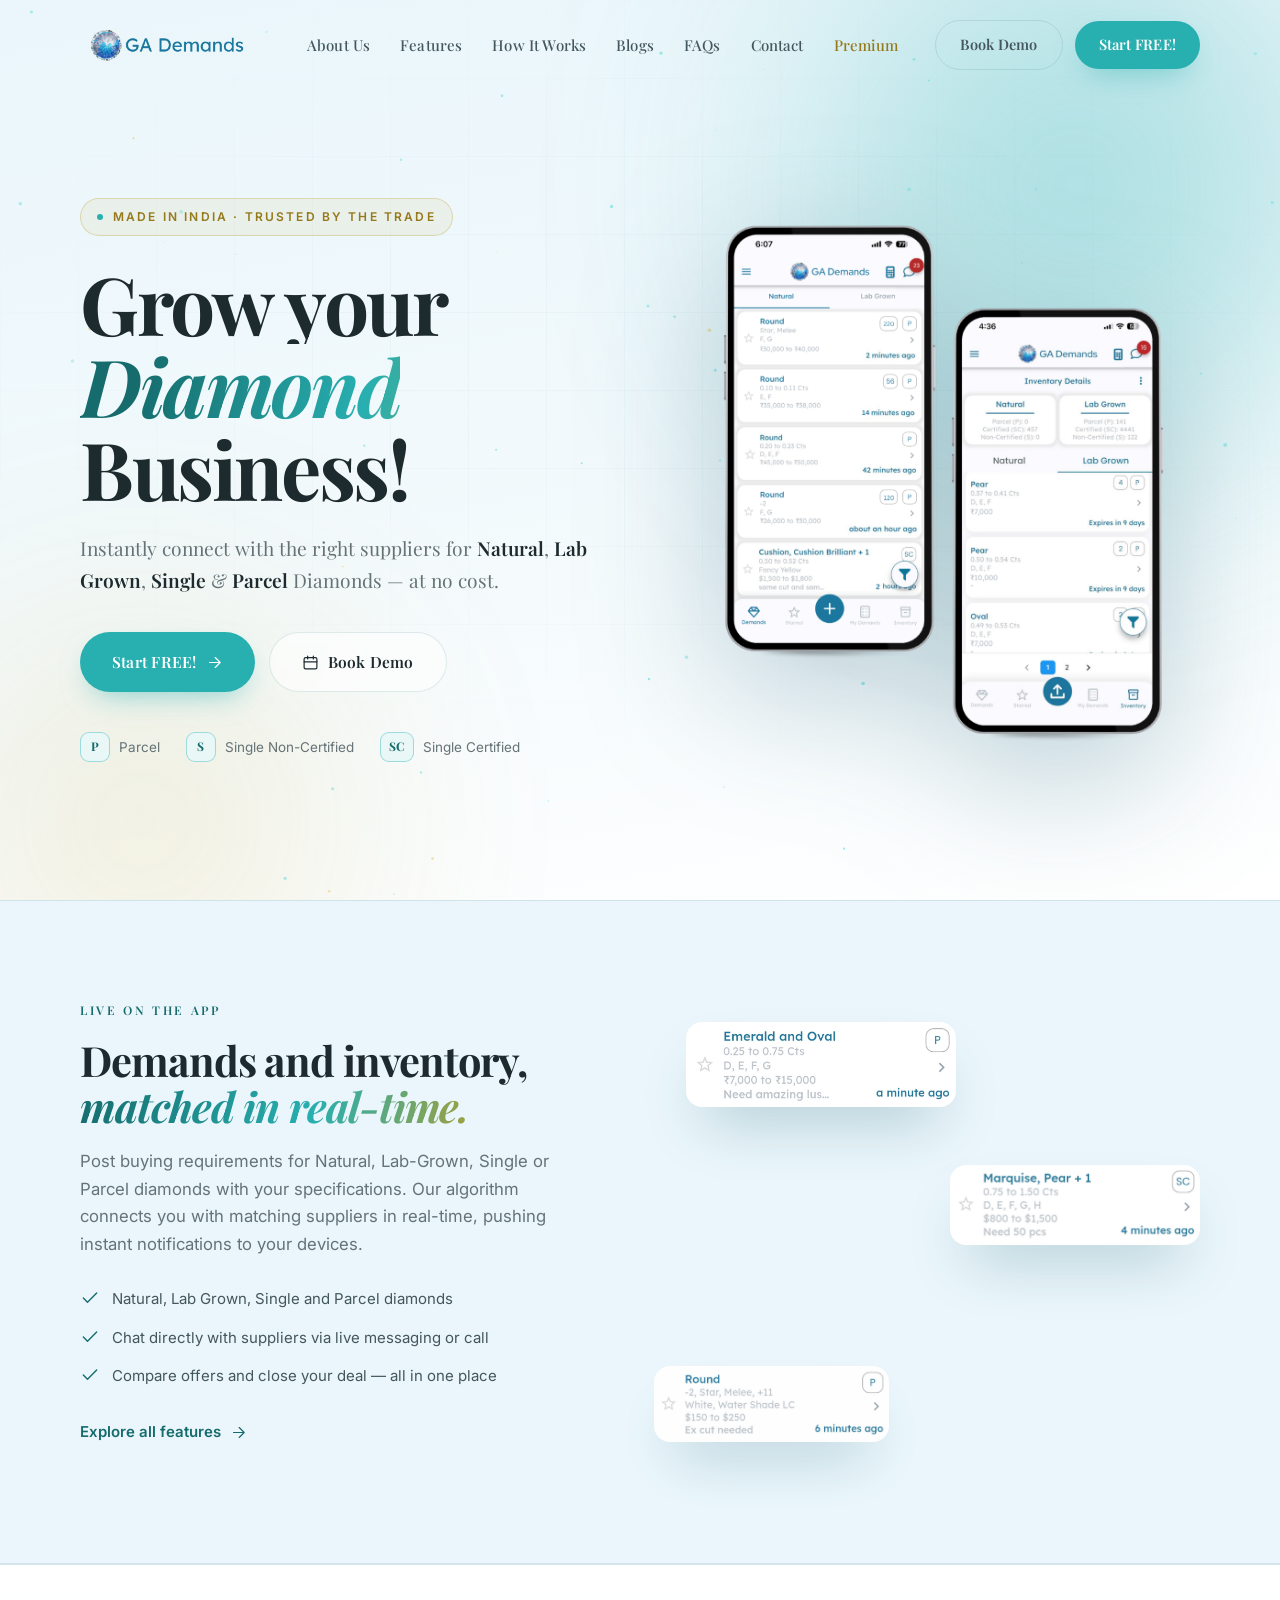
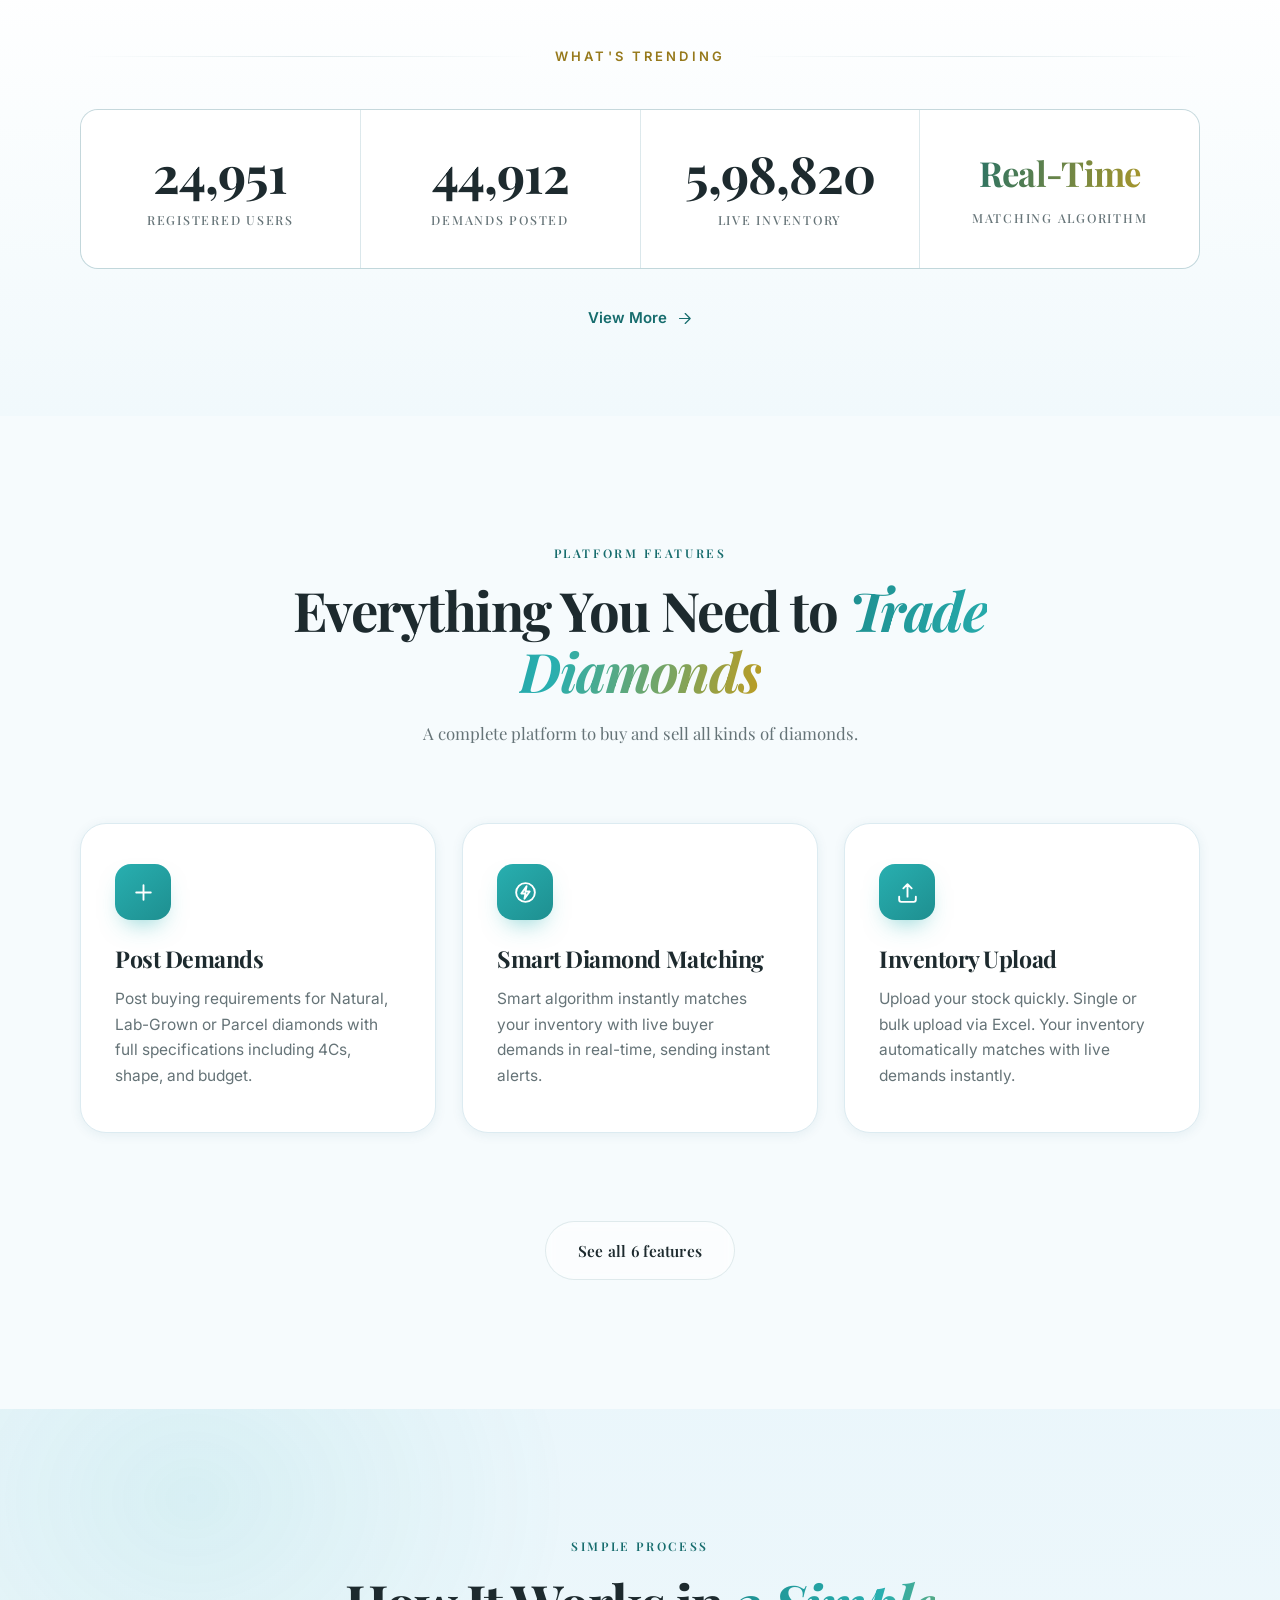
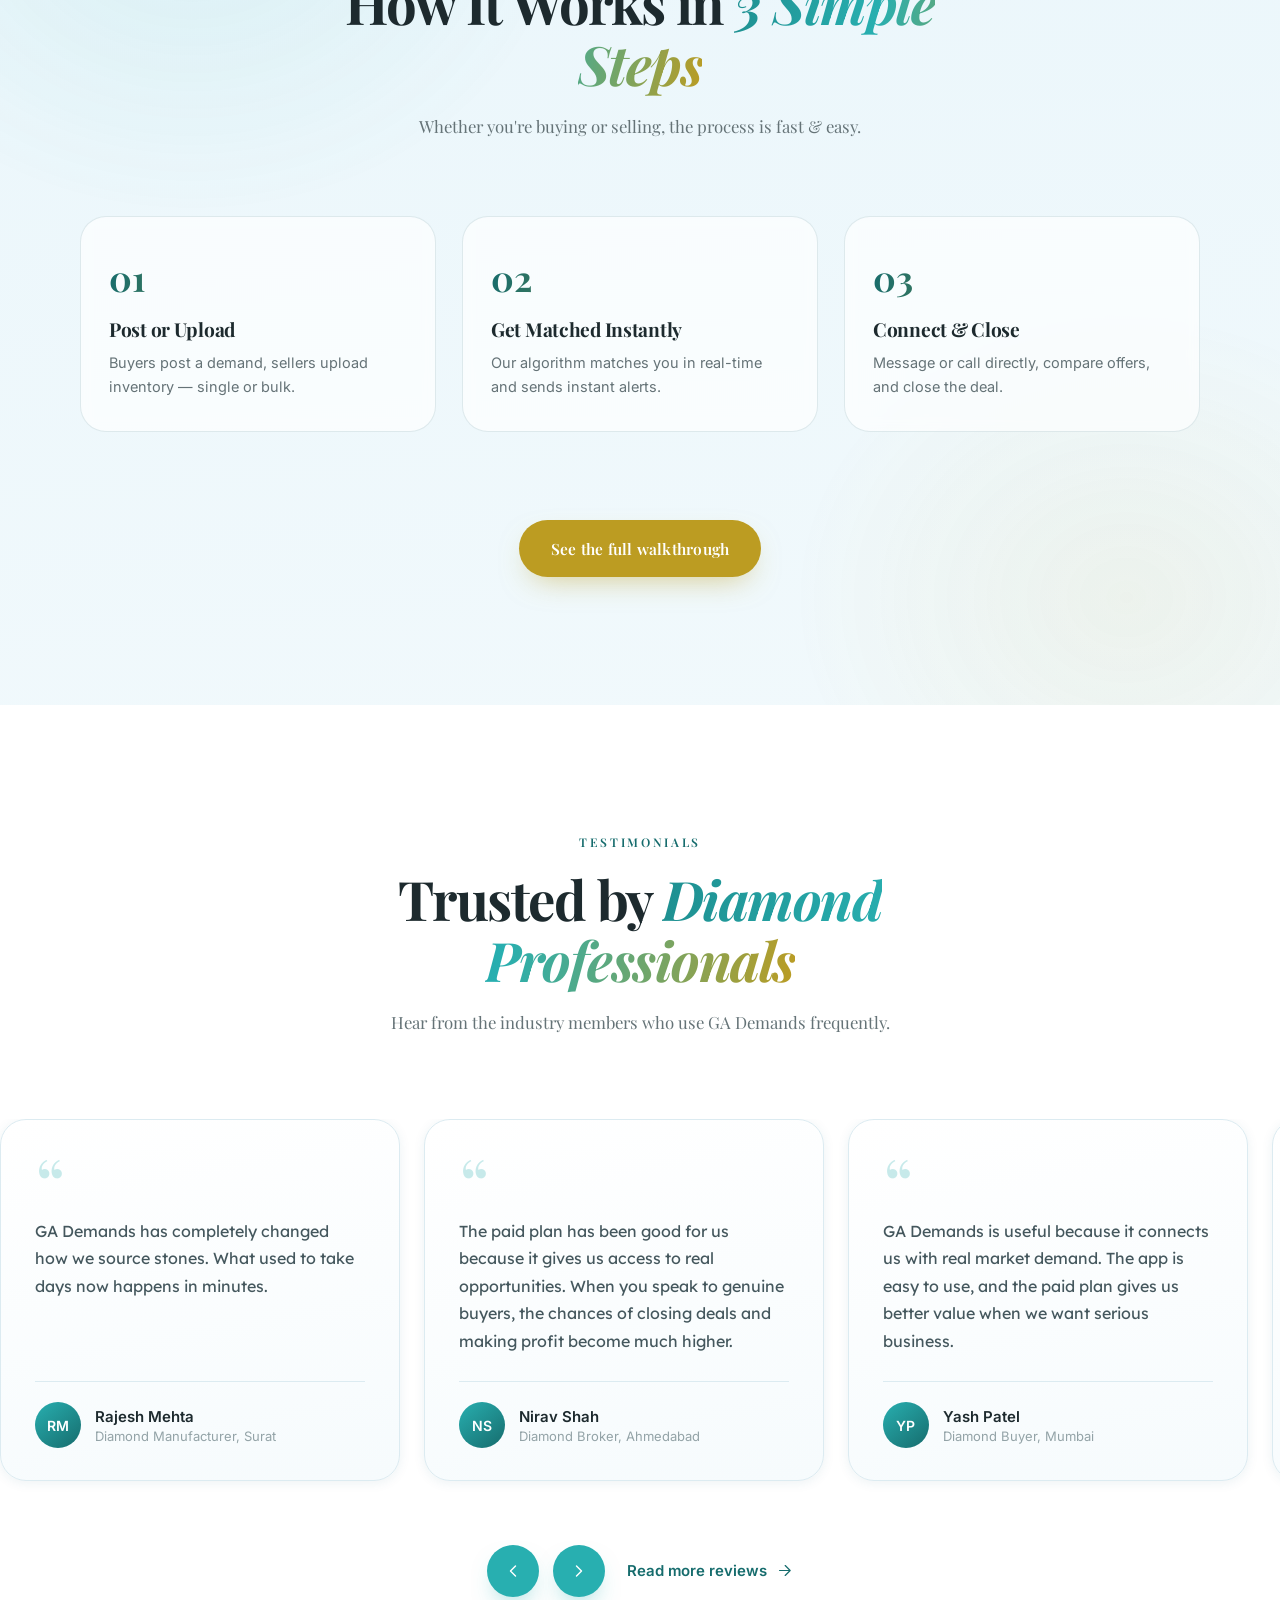
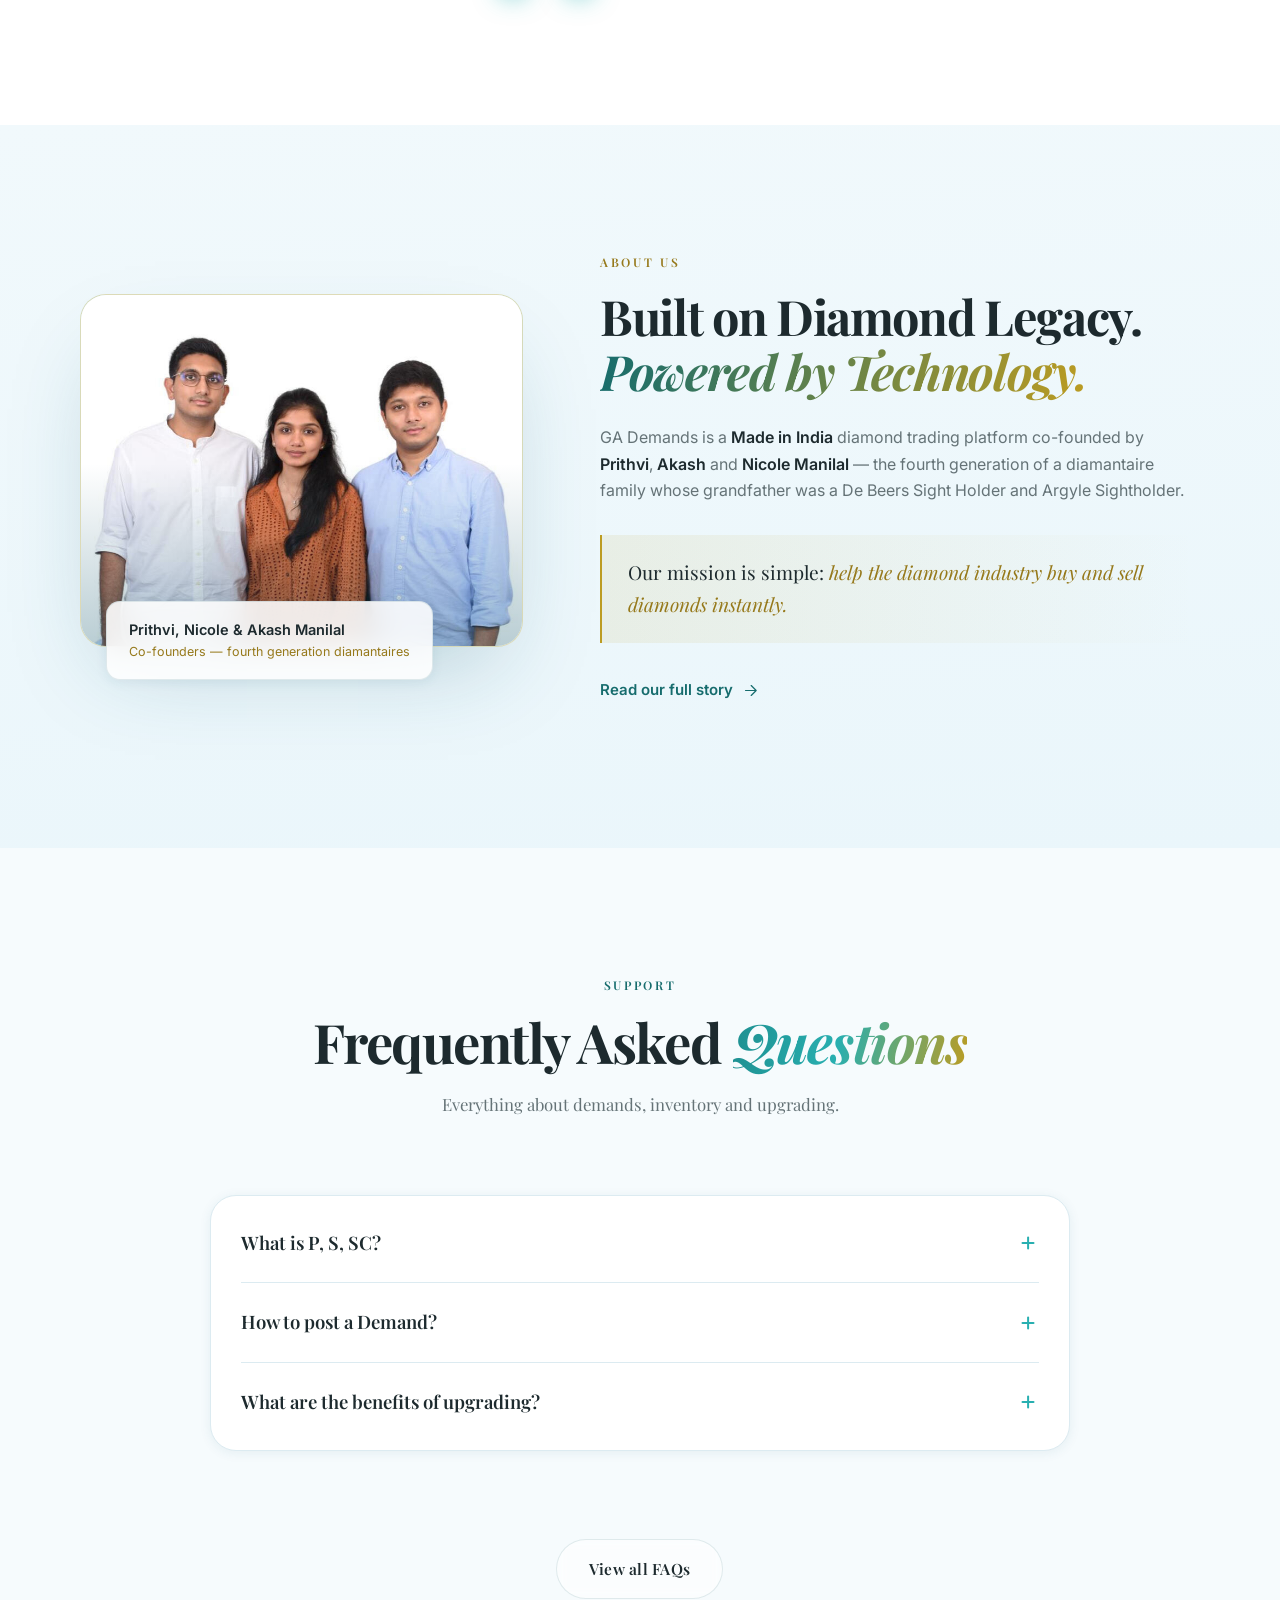
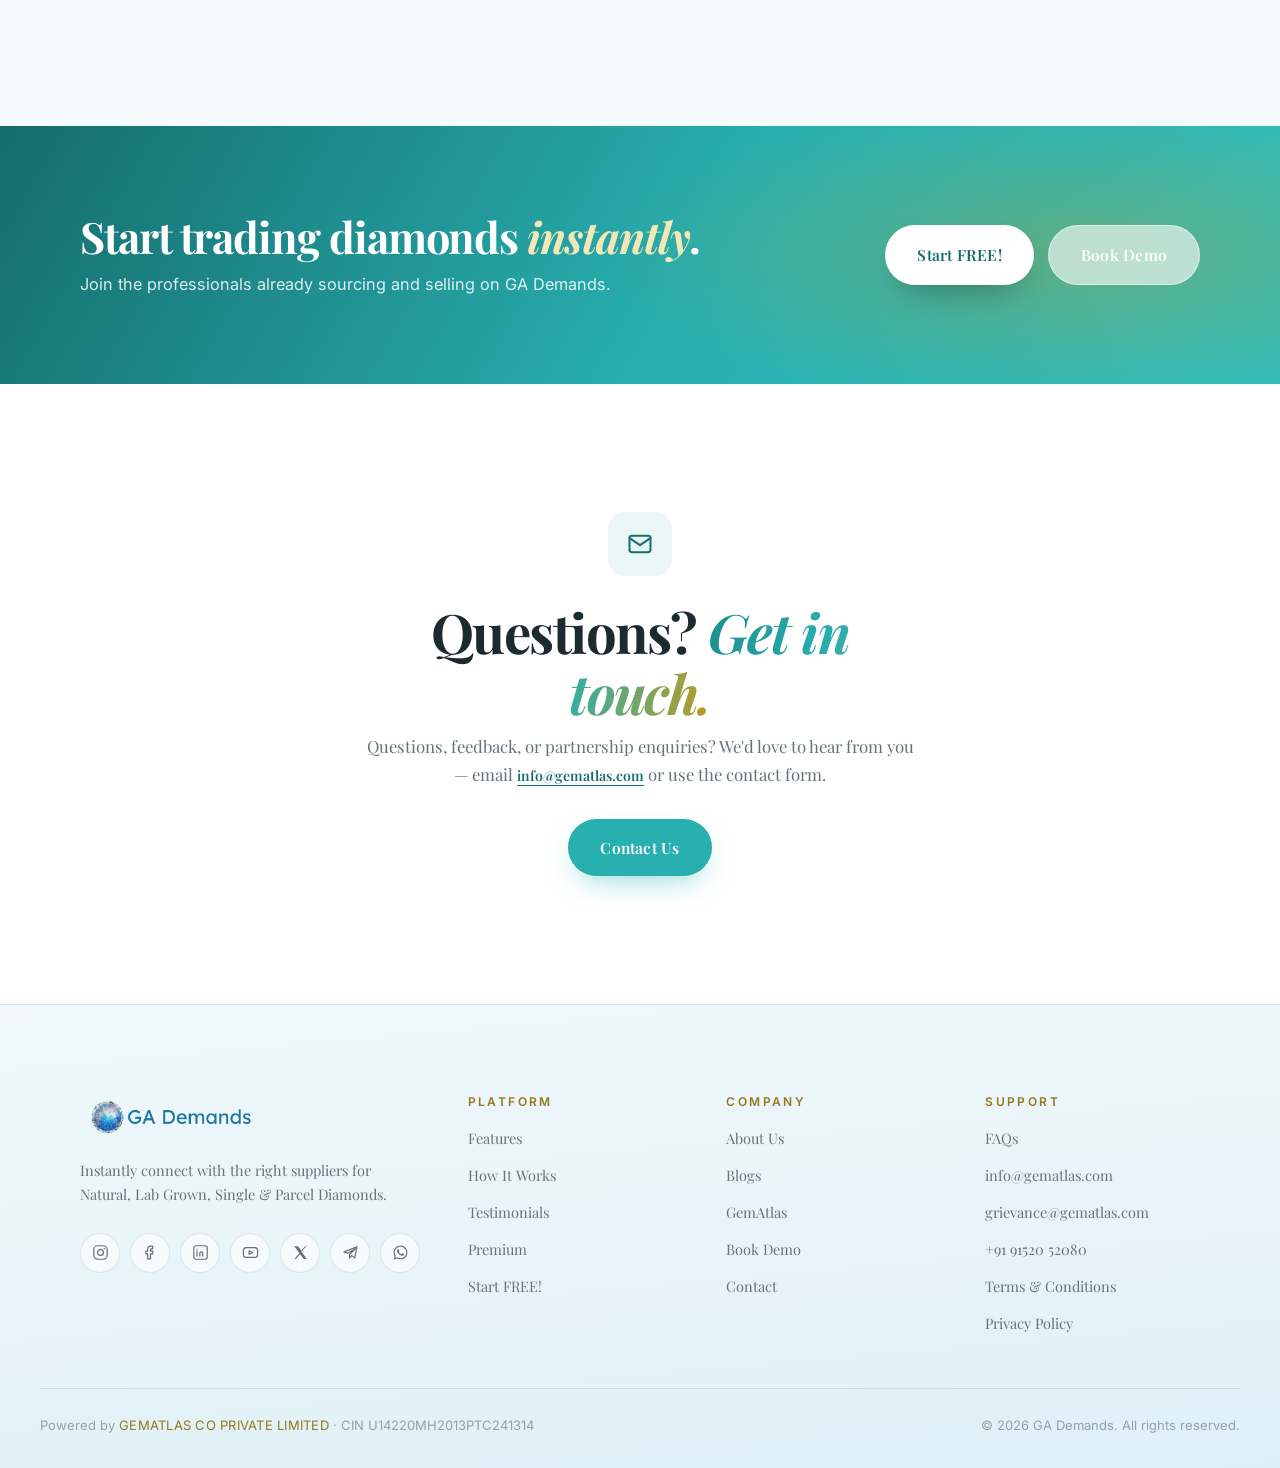
<file: index.html>
<!DOCTYPE html>
<html lang="en">
<head>
<meta charset="UTF-8">
<meta name="viewport" content="width=device-width, initial-scale=1.0">
<title>GA Demands — Grow your Diamond Business</title>
<meta name="description" content="Instantly connect with the right suppliers for Natural, Lab Grown, Single & Parcel Diamonds at no cost. A Made in India diamond trading platform by GemAtlas Co Private Limited.">
<meta name="theme-color" content="#EAF6FB">

<meta property="og:title" content="GA Demands — Grow your Diamond Business">
<meta property="og:description" content="Instantly connect with the right suppliers for Natural, Lab Grown, Single & Parcel Diamonds at no cost.">
<meta property="og:image" content="assets/images/image09.png">
<meta property="og:url" content="https://gademands.com/">
<meta property="og:type" content="website">

<link rel="icon" href="assets/images/image09.png">
<link rel="preconnect" href="https://fonts.googleapis.com">
<link rel="preconnect" href="https://fonts.gstatic.com" crossorigin>
<link href="https://fonts.googleapis.com/css2?family=Playfair+Display:ital,wght@0,400;0,500;0,600;0,700;0,900;1,400&family=Inter:wght@300;400;500;600;700&family=Lexend+Deca:wght@400;500;600&display=swap" rel="stylesheet">
<link rel="stylesheet" href="assets/css/style.css">
</head>
<body>

<!-- ══════════════ PRELOADER ══════════════ -->
<div class="preloader" id="preloader">
  <div class="preloader__gem">
    <svg viewBox="0 0 100 100" aria-hidden="true">
      <polygon class="facet f1" points="50,8 78,32 50,92"/>
      <polygon class="facet f2" points="50,8 22,32 50,92"/>
      <polygon class="facet f3" points="22,32 78,32 50,92"/>
      <polygon class="facet f4" points="50,8 78,32 22,32"/>
    </svg>
  </div>
</div>

<!-- ══════════════ SCROLL PROGRESS ══════════════ -->
<div class="scroll-progress" id="scrollProgress"></div>

<!-- ══════════════ HEADER ══════════════ -->
<header class="header" id="header">
  <div class="container header__inner">
    <a href="index.html" class="brand" aria-label="GA Demands home">
      <img src="assets/images/image09.png" alt="GA Demands" class="brand__logo">
    </a>

    <nav class="nav" id="nav" aria-label="Primary">
      <a href="about.html" class="nav__link">About Us</a>
      <a href="features.html" class="nav__link">Features</a>
      <a href="how-it-works.html" class="nav__link">How It Works</a>
      <a href="https://blogs.gademands.com/" class="nav__link" target="_blank" rel="noopener">Blogs</a>
      <a href="faq.html" class="nav__link">FAQs</a>
      <a href="contact.html" class="nav__link">Contact</a>
      <a href="https://pages.razorpay.com/stores/st_SczK1m9x4q4Thu" class="nav__link nav__link--gold" target="_blank" rel="noopener">Premium</a>
      <div class="nav__cta">
        <a href="https://calendly.com/gademands-demo/30min" class="btn btn--ghost" target="_blank" rel="noopener">Book Demo</a>
        <a href="https://gademands.app.link/web" class="btn btn--primary" target="_blank" rel="noopener">Start FREE!</a>
      </div>
    </nav>

    <button class="burger" id="burger" aria-label="Open menu" aria-expanded="false" aria-controls="nav">
      <span></span><span></span><span></span>
    </button>
  </div>
</header>

<main>

<!-- ══════════════ HERO ══════════════ -->
<section class="hero" id="hero">
  <div class="hero__bg" aria-hidden="true">
    <div class="hero__glow hero__glow--teal"></div>
    <div class="hero__glow hero__glow--gold"></div>
    <div class="hero__grid"></div>
    <canvas id="sparkle" class="hero__sparkle"></canvas>
  </div>

  <div class="container hero__inner">
    <div class="hero__copy">
      <p class="eyebrow reveal" data-delay="0">
        <span class="eyebrow__dot"></span> Made in India · Trusted by the trade
      </p>

      <h1 class="hero__title reveal" data-delay="60">
        <span class="line">Grow your</span>
        <span class="line"><em>Diamond</em> Business!</span>
      </h1>

      <p class="hero__lede reveal" data-delay="140">
        Instantly connect with the right suppliers for <strong>Natural</strong>, <strong>Lab Grown</strong>,
        <strong>Single</strong> &amp; <strong>Parcel</strong> Diamonds — at no cost.
      </p>

      <div class="hero__actions reveal" data-delay="200">
        <a href="https://gademands.app.link/web" class="btn btn--primary btn--lg btn--shine" target="_blank" rel="noopener">
          Start FREE!
          <svg viewBox="0 0 24 24" class="btn__arrow" aria-hidden="true"><path d="M5 12h14M13 5l7 7-7 7"/></svg>
        </a>
        <a href="https://calendly.com/gademands-demo/30min" class="btn btn--outline btn--lg" target="_blank" rel="noopener">
          <svg viewBox="0 0 24 24" class="btn__ico" aria-hidden="true"><rect x="3" y="5" width="18" height="16" rx="2"/><path d="M16 3v4M8 3v4M3 11h18"/></svg>
          Book Demo
        </a>
      </div>

      <ul class="hero__badges reveal" data-delay="260">
        <li><span class="chip">P</span> Parcel</li>
        <li><span class="chip">S</span> Single Non-Certified</li>
        <li><span class="chip">SC</span> Single Certified</li>
      </ul>
    </div>

    <div class="hero__visual reveal" data-delay="180">
      <div class="hero__phone tilt">
        <img src="assets/images/image04.png" alt="GA Demands app showing live diamond demands and inventory details" class="hero__phone-img">
      </div>
    </div>
  </div>
</section>

<!-- ══════════════ SHOWCASE (live demand cards) ══════════════ -->
<section class="showcase" id="showcase">
  <div class="container showcase__inner">
    <div class="showcase__copy">
      <p class="kicker reveal">Live On The App</p>
      <h2 class="showcase__title reveal" data-delay="60">Demands and inventory, <em>matched in real-time.</em></h2>
      <p class="showcase__text reveal" data-delay="100">Post buying requirements for Natural, Lab-Grown, Single or Parcel diamonds with your specifications. Our algorithm connects you with matching suppliers in real-time, pushing instant notifications to your devices.</p>
      <ul class="showcase__points reveal" data-delay="140">
        <li><svg viewBox="0 0 24 24" aria-hidden="true"><path d="M20 6L9 17l-5-5"/></svg> Natural, Lab Grown, Single and Parcel diamonds</li>
        <li><svg viewBox="0 0 24 24" aria-hidden="true"><path d="M20 6L9 17l-5-5"/></svg> Chat directly with suppliers via live messaging or call</li>
        <li><svg viewBox="0 0 24 24" aria-hidden="true"><path d="M20 6L9 17l-5-5"/></svg> Compare offers and close your deal — all in one place</li>
      </ul>
      <p class="reveal" data-delay="180" style="margin-top:28px;">
        <a href="features.html" class="link-arrow">Explore all features <svg viewBox="0 0 24 24" aria-hidden="true"><path d="M5 12h14M13 5l7 7-7 7"/></svg></a>
      </p>
    </div>
    <div class="showcase__stage reveal" data-delay="120">
      <figure class="showcase__card showcase__card--a"><img src="assets/images/image11.jpg" alt="Live demand card: Emerald and Oval diamonds, 0.25 to 0.75 Cts"></figure>
      <figure class="showcase__card showcase__card--b"><img src="assets/images/image02.jpg" alt="Live demand card: Round diamond, White Water Shade LC"></figure>
      <figure class="showcase__card showcase__card--c"><img src="assets/images/image26.jpg" alt="Live demand card: Round diamond parcel"></figure>
    </div>
  </div>
</section>

<!-- ══════════════ TRENDING / STATS ══════════════ -->
<section class="stats" id="trending">
  <div class="container">
    <div class="stats__head reveal">
      <span class="rule"></span>
      <h2 class="stats__title">What's Trending</h2>
      <span class="rule"></span>
    </div>

    <div class="stats__grid">
      <div class="stat reveal" data-delay="0">
        <div class="stat__num" data-target="25000" data-suffix="+">0</div>
        <div class="stat__label">Registered Users</div>
      </div>
      <div class="stat reveal" data-delay="80">
        <div class="stat__num" data-target="45000" data-suffix="+">0</div>
        <div class="stat__label">Demands Posted</div>
      </div>
      <div class="stat reveal" data-delay="160">
        <div class="stat__num" data-target="600000" data-suffix="+">0</div>
        <div class="stat__label">Live Inventory</div>
      </div>
      <div class="stat stat--text reveal" data-delay="240">
        <div class="stat__num stat__num--word">Real-Time</div>
        <div class="stat__label">Matching Algorithm</div>
      </div>
    </div>

    <div class="stats__cta reveal">
      <a href="https://gademands.app.link/web" class="link-arrow" target="_blank" rel="noopener">
        View More
        <svg viewBox="0 0 24 24" aria-hidden="true"><path d="M5 12h14M13 5l7 7-7 7"/></svg>
      </a>
    </div>
  </div>
</section>

<!-- ══════════════ FEATURES (teaser — full grid lives on features.html) ══════════════ -->
<section class="features section" id="features">
  <div class="container">
    <header class="section__head reveal">
      <p class="kicker">Platform Features</p>
      <h2 class="section__title">Everything You Need to <em>Trade Diamonds</em></h2>
      <p class="section__lede">A complete platform to buy and sell all kinds of diamonds.</p>
    </header>

    <div class="features__grid features__grid--teaser">

      <article class="feat reveal" data-delay="0">
        <div class="feat__icon">
          <svg viewBox="0 0 24 24" aria-hidden="true"><path d="M12 5v14M5 12h14"/></svg>
        </div>
        <h3 class="feat__title">Post Demands</h3>
        <p class="feat__text">Post buying requirements for Natural, Lab-Grown or Parcel diamonds with full specifications including 4Cs, shape, and budget.</p>
        <span class="feat__glow" aria-hidden="true"></span>
      </article>

      <article class="feat reveal" data-delay="70">
        <div class="feat__icon">
          <svg viewBox="0 0 24 24" aria-hidden="true"><circle cx="12" cy="12" r="9"/><path d="M13 6l-5 7h4l-1 5 5-7h-4l1-5z"/></svg>
        </div>
        <h3 class="feat__title">Smart Diamond Matching</h3>
        <p class="feat__text">Smart algorithm instantly matches your inventory with live buyer demands in real-time, sending instant alerts.</p>
        <span class="feat__glow" aria-hidden="true"></span>
      </article>

      <article class="feat reveal" data-delay="140">
        <div class="feat__icon">
          <svg viewBox="0 0 24 24" aria-hidden="true"><path d="M12 16V4M8 8l4-4 4 4M4 16v3a2 2 0 002 2h12a2 2 0 002-2v-3"/></svg>
        </div>
        <h3 class="feat__title">Inventory Upload</h3>
        <p class="feat__text">Upload your stock quickly. Single or bulk upload via Excel. Your inventory automatically matches with live demands instantly.</p>
        <span class="feat__glow" aria-hidden="true"></span>
      </article>

    </div>

    <div class="how__cta reveal" data-delay="180">
      <a href="features.html" class="btn btn--outline btn--lg">See all 6 features</a>
    </div>
  </div>
</section>

<!-- ══════════════ HOW IT WORKS (teaser — full buyer/seller flow lives on how-it-works.html) ══════════════ -->
<section class="how section section--dark" id="how">
  <div class="how__bg" aria-hidden="true"></div>
  <div class="container">
    <header class="section__head reveal">
      <p class="kicker">Simple Process</p>
      <h2 class="section__title">How It Works in <em>3 Simple Steps</em></h2>
      <p class="section__lede">Whether you're buying or selling, the process is fast &amp; easy.</p>
    </header>

    <div class="mini-steps reveal" data-delay="60">
      <div class="mini-step">
        <span class="mini-step__num">01</span>
        <h3 class="mini-step__title">Post or Upload</h3>
        <p class="mini-step__text">Buyers post a demand, sellers upload inventory — single or bulk.</p>
      </div>
      <div class="mini-step">
        <span class="mini-step__num">02</span>
        <h3 class="mini-step__title">Get Matched Instantly</h3>
        <p class="mini-step__text">Our algorithm matches you in real-time and sends instant alerts.</p>
      </div>
      <div class="mini-step">
        <span class="mini-step__num">03</span>
        <h3 class="mini-step__title">Connect &amp; Close</h3>
        <p class="mini-step__text">Message or call directly, compare offers, and close the deal.</p>
      </div>
    </div>

    <div class="how__cta reveal" data-delay="120">
      <a href="how-it-works.html" class="btn btn--gold btn--lg btn--shine">See the full walkthrough</a>
    </div>
  </div>
</section>

<!-- ══════════════ TESTIMONIALS (teaser — full wall lives on how-it-works.html) ══════════════ -->
<section class="testi section" id="testimonials">
  <div class="container">
    <header class="section__head reveal">
      <p class="kicker">Testimonials</p>
      <h2 class="section__title">Trusted by <em>Diamond Professionals</em></h2>
      <p class="section__lede">Hear from the industry members who use GA Demands frequently.</p>
    </header>
  </div>

  <div class="testi__viewport reveal">
    <div class="testi__track" id="testiTrack">

      <figure class="quote">
        <span class="quote__mark">&ldquo;</span>
        <blockquote>GA Demands has completely changed how we source stones. What used to take days now happens in minutes.</blockquote>
        <figcaption><span class="quote__avatar">RM</span><span><strong>Rajesh Mehta</strong><em>Diamond Manufacturer, Surat</em></span></figcaption>
      </figure>

      <figure class="quote">
        <span class="quote__mark">&ldquo;</span>
        <blockquote>The paid plan has been good for us because it gives us access to real opportunities. When you speak to genuine buyers, the chances of closing deals and making profit become much higher.</blockquote>
        <figcaption><span class="quote__avatar">NS</span><span><strong>Nirav Shah</strong><em>Diamond Broker, Ahmedabad</em></span></figcaption>
      </figure>

      <figure class="quote">
        <span class="quote__mark">&ldquo;</span>
        <blockquote>GA Demands is useful because it connects us with real market demand. The app is easy to use, and the paid plan gives us better value when we want serious business.</blockquote>
        <figcaption><span class="quote__avatar">YP</span><span><strong>Yash Patel</strong><em>Diamond Buyer, Mumbai</em></span></figcaption>
      </figure>

      <figure class="quote">
        <span class="quote__mark">&ldquo;</span>
        <blockquote>Very intuitive platform. Saves time and improves deal closure rate significantly.</blockquote>
        <figcaption><span class="quote__avatar">KM</span><span><strong>Kunal Mehta</strong><em>Jeweller, Jaipur</em></span></figcaption>
      </figure>

    </div>
  </div>

  <div class="container testi__nav reveal">
    <button class="nav-btn" id="testiPrev" aria-label="Previous testimonial">
      <svg viewBox="0 0 24 24" aria-hidden="true"><path d="M15 18l-6-6 6-6"/></svg>
    </button>
    <button class="nav-btn" id="testiNext" aria-label="Next testimonial">
      <svg viewBox="0 0 24 24" aria-hidden="true"><path d="M9 18l6-6-6-6"/></svg>
    </button>
    <a href="how-it-works.html#testimonials" class="link-arrow" style="margin-left:8px;">Read more reviews <svg viewBox="0 0 24 24" aria-hidden="true"><path d="M5 12h14M13 5l7 7-7 7"/></svg></a>
  </div>
</section>

<!-- ══════════════ ABOUT (teaser — full story lives on about.html) ══════════════ -->
<section class="about section section--dark" id="about">
  <div class="container about__inner">

    <div class="about__media reveal">
      <div class="about__frame">
        <img src="assets/images/image15.jpg" alt="GA Demands co-founders Prithvi Manilal, Nicole Manilal and Akash Manilal" loading="lazy">
      </div>
      <div class="about__caption">
        <strong>Prithvi, Nicole &amp; Akash Manilal</strong>
        <span>Co-founders — fourth generation diamantaires</span>
      </div>
    </div>

    <div class="about__copy">
      <p class="kicker kicker--light reveal">About Us</p>
      <h2 class="about__title reveal" data-delay="60">Built on Diamond Legacy.<br><em>Powered by Technology.</em></h2>

      <div class="about__text reveal" data-delay="120">
        <p>GA Demands is a <strong>Made in India</strong> diamond trading platform co-founded by <strong>Prithvi</strong>, <strong>Akash</strong> and <strong>Nicole Manilal</strong> — the fourth generation of a diamantaire family whose grandfather was a De Beers Sight Holder and Argyle Sightholder.</p>
      </div>

      <blockquote class="mission reveal" data-delay="180">
        Our mission is simple: <em>help the diamond industry buy and sell diamonds instantly.</em>
      </blockquote>

      <p class="reveal" data-delay="220">
        <a href="about.html" class="link-arrow">Read our full story <svg viewBox="0 0 24 24" aria-hidden="true"><path d="M5 12h14M13 5l7 7-7 7"/></svg></a>
      </p>
    </div>

  </div>
</section>

<!-- ══════════════ FAQ (teaser — full list lives on faq.html) ══════════════ -->
<section class="faq section" id="faq">
  <div class="container">
    <header class="section__head reveal">
      <p class="kicker">Support</p>
      <h2 class="section__title">Frequently Asked <em>Questions</em></h2>
      <p class="section__lede">Everything about demands, inventory and upgrading.</p>
    </header>

    <div class="faq__panels reveal">
      <div class="faq__panel is-active" data-cat="demands">
        <div class="acc">
          <button class="acc__head" aria-expanded="false">What is P, S, SC?<span class="acc__ico" aria-hidden="true"></span></button>
          <div class="acc__body"><div>
            <p>When posting a demand it is essential to choose which category you wish to post under.</p>
            <ul class="acc__list">
              <li><span class="chip chip--sm">P</span> Parcel</li>
              <li><span class="chip chip--sm">S</span> Single Non-Certified</li>
              <li><span class="chip chip--sm">SC</span> Single Certified</li>
            </ul>
          </div></div>
        </div>
        <div class="acc">
          <button class="acc__head" aria-expanded="false">How to post a Demand?<span class="acc__ico" aria-hidden="true"></span></button>
          <div class="acc__body"><div>
            <ol class="acc__steps">
              <li>Click the "Plus" button at the bottom of the page</li>
              <li>Select a category — Parcel (P), Single Non-Certified (S) or Single Certified (SC)</li>
              <li>Fill in the specifications for your post</li>
              <li>Post your Demand</li>
            </ol>
          </div></div>
        </div>
        <div class="acc">
          <button class="acc__head" aria-expanded="false">What are the benefits of upgrading?<span class="acc__ico" aria-hidden="true"></span></button>
          <div class="acc__body"><div><p>Upgrading unlocks Inventory, Direct Calling, and premium support.</p></div></div>
        </div>
      </div>
    </div>

    <div class="how__cta reveal" data-delay="120">
      <a href="faq.html" class="btn btn--outline btn--lg">View all FAQs</a>
    </div>
  </div>
</section>

<!-- ══════════════ CTA BANNER ══════════════ -->
<section class="cta-band">
  <div class="container cta-band__inner reveal">
    <div>
      <h2 class="cta-band__title">Start trading diamonds <em>instantly</em>.</h2>
      <p class="cta-band__text">Join the professionals already sourcing and selling on GA Demands.</p>
    </div>
    <div class="cta-band__actions">
      <a href="https://gademands.app.link/web" class="btn btn--primary btn--lg btn--shine" target="_blank" rel="noopener">Start FREE!</a>
      <a href="https://calendly.com/gademands-demo/30min" class="btn btn--outline btn--lg" target="_blank" rel="noopener">Book Demo</a>
    </div>
  </div>
</section>

<!-- ══════════════ CONTACT (teaser — full form lives on contact.html) ══════════════ -->
<section class="contact-teaser section">
  <div class="container contact-teaser__inner reveal">
    <div class="contact-teaser__ico">
      <svg viewBox="0 0 24 24" aria-hidden="true"><rect x="3" y="5" width="18" height="14" rx="2"/><path d="M3 7l9 6 9-6"/></svg>
    </div>
    <h2 class="section__title" style="margin-bottom:10px;">Questions? <em>Get in touch.</em></h2>
    <p class="section__lede" style="margin-bottom:30px;">Questions, feedback, or partnership enquiries? We'd love to hear from you — email <a href="mailto:info@gematlas.com" class="link-arrow link-arrow--sm" style="display:inline;border-bottom:1px solid currentColor;">info@gematlas.com</a> or use the contact form.</p>
    <a href="contact.html" class="btn btn--primary btn--lg btn--shine">Contact Us</a>
  </div>
</section>

</main>

<!-- ══════════════ FOOTER ══════════════ -->
<footer class="footer">
  <div class="container footer__top">

    <div class="footer__brand">
      <img src="assets/images/image09.png" alt="GA Demands" class="footer__logo">
      <p class="footer__tag">Instantly connect with the right suppliers for Natural, Lab Grown, Single &amp; Parcel Diamonds.</p>
      <div class="socials">
        <a href="https://www.instagram.com/gematlasonline/" aria-label="Instagram" target="_blank" rel="noopener"><svg viewBox="0 0 24 24" aria-hidden="true"><rect x="2.5" y="2.5" width="19" height="19" rx="5.5"/><circle cx="12" cy="12" r="4.2"/><circle cx="17.5" cy="6.5" r="1.1" fill="currentColor" stroke="none"/></svg></a>
        <a href="https://www.facebook.com/gematlas" aria-label="Facebook" target="_blank" rel="noopener"><svg viewBox="0 0 24 24" aria-hidden="true"><path d="M15 3h-2.5A4.5 4.5 0 008 7.5V10H5.5v4H8v7h4v-7h3l.5-4H12V7.8c0-.6.3-1 1-1H15V3z"/></svg></a>
        <a href="https://www.linkedin.com/company/gematlas" aria-label="LinkedIn" target="_blank" rel="noopener"><svg viewBox="0 0 24 24" aria-hidden="true"><rect x="2.5" y="2.5" width="19" height="19" rx="3"/><path d="M7 10v7M7 7.2v.1M11 17v-4a2 2 0 014 0v4"/></svg></a>
        <a href="https://www.youtube.com/user/GemAtlas" aria-label="YouTube" target="_blank" rel="noopener"><svg viewBox="0 0 24 24" aria-hidden="true"><rect x="2" y="5" width="20" height="14" rx="4"/><path d="M10 9.5l5 2.5-5 2.5v-5z"/></svg></a>
        <a href="https://twitter.com/GemAtlas" aria-label="Twitter" target="_blank" rel="noopener"><svg viewBox="0 0 24 24" aria-hidden="true"><path d="M3 3l7.5 9.8L3.4 21h2l6-6.6 5 6.6H21l-7.9-10.4L20.6 3h-2l-5.6 6.2L8.4 3H3z" fill="currentColor" stroke="none"/></svg></a>
        <a href="https://t.me/gematlas" aria-label="Telegram" target="_blank" rel="noopener"><svg viewBox="0 0 24 24" aria-hidden="true"><path d="M21 4L2.8 11.2l5.4 1.8L19 6.6l-8.4 8.2.2 5 2.8-3.4 4.4 3.2L21 4z"/></svg></a>
        <a href="https://wa.me/919152052076" aria-label="WhatsApp" target="_blank" rel="noopener"><svg viewBox="0 0 32 32" aria-hidden="true"><path fill="currentColor" stroke="none" d="M16.001 2.933c-7.213 0-13.067 5.854-13.067 13.067 0 2.301.604 4.553 1.751 6.537L3 29.067l6.688-1.751a13.02 13.02 0 006.313 1.61h.006c7.213 0 13.067-5.854 13.067-13.067S23.214 2.933 16.001 2.933zm0 23.913a10.83 10.83 0 01-5.522-1.513l-.396-.235-4.106 1.076 1.096-4.003-.258-.41a10.84 10.84 0 01-1.668-5.761c0-5.998 4.881-10.879 10.879-10.879S26.88 10.002 26.88 16s-4.881 10.846-10.879 10.846zm5.955-8.151c-.326-.163-1.929-.952-2.228-1.061-.299-.109-.517-.163-.735.163-.217.326-.844 1.061-1.035 1.279-.19.217-.381.245-.707.082-.326-.163-1.376-.507-2.621-1.617-.969-.864-1.624-1.931-1.814-2.257-.19-.326-.02-.502.143-.665.147-.146.326-.381.489-.571.163-.19.217-.326.326-.544.109-.217.054-.408-.027-.571-.082-.163-.735-1.771-1.007-2.426-.265-.638-.535-.552-.735-.562-.19-.009-.408-.011-.626-.011-.217 0-.571.082-.87.408-.299.326-1.143 1.117-1.143 2.725s1.17 3.159 1.334 3.377c.163.217 2.302 3.514 5.578 4.928.78.337 1.389.538 1.863.688.783.249 1.496.214 2.06.13.629-.094 1.929-.789 2.201-1.55.272-.762.272-1.415.19-1.55-.082-.136-.299-.217-.626-.38z"/></svg></a>
      </div>
    </div>

    <nav class="footer__col" aria-label="Platform">
      <h3>Platform</h3>
      <a href="features.html">Features</a>
      <a href="how-it-works.html">How It Works</a>
      <a href="index.html#testimonials">Testimonials</a>
      <a href="https://pages.razorpay.com/stores/st_SczK1m9x4q4Thu" target="_blank" rel="noopener">Premium</a>
      <a href="https://gademands.app.link/web" target="_blank" rel="noopener">Start FREE!</a>
    </nav>

    <nav class="footer__col" aria-label="Company">
      <h3>Company</h3>
      <a href="about.html">About Us</a>
      <a href="https://blogs.gademands.com/" target="_blank" rel="noopener">Blogs</a>
      <a href="https://www.gematlas.com" target="_blank" rel="noopener">GemAtlas</a>
      <a href="https://calendly.com/gademands-demo/30min" target="_blank" rel="noopener">Book Demo</a>
      <a href="contact.html">Contact</a>
    </nav>

    <nav class="footer__col" aria-label="Support">
      <h3>Support</h3>
      <a href="faq.html">FAQs</a>
      <a href="mailto:info@gematlas.com">info@gematlas.com</a>
      <a href="mailto:grievance@gematlas.com">grievance@gematlas.com</a>
      <a href="tel:+919152052080">+91 91520 52080</a>
      <a href="terms.html">Terms &amp; Conditions</a>
      <a href="privacy.html">Privacy Policy</a>
    </nav>

  </div>

  <div class="container footer__bottom">
    <p class="footer__powered">Powered by <a href="https://www.gematlas.com" target="_blank" rel="noopener">GEMATLAS CO PRIVATE LIMITED</a> · CIN U14220MH2013PTC241314</p>
    <p class="footer__copy">&copy; <span id="year">2026</span> GA Demands. All rights reserved.</p>
  </div>
</footer>

<a href="https://wa.me/919152052076" class="whatsapp-fab" aria-label="Chat on WhatsApp" target="_blank" rel="noopener">
  <svg viewBox="0 0 32 32" aria-hidden="true"><path fill="currentColor" stroke="none" d="M16.001 2.933c-7.213 0-13.067 5.854-13.067 13.067 0 2.301.604 4.553 1.751 6.537L3 29.067l6.688-1.751a13.02 13.02 0 006.313 1.61h.006c7.213 0 13.067-5.854 13.067-13.067S23.214 2.933 16.001 2.933zm0 23.913a10.83 10.83 0 01-5.522-1.513l-.396-.235-4.106 1.076 1.096-4.003-.258-.41a10.84 10.84 0 01-1.668-5.761c0-5.998 4.881-10.879 10.879-10.879S26.88 10.002 26.88 16s-4.881 10.846-10.879 10.846zm5.955-8.151c-.326-.163-1.929-.952-2.228-1.061-.299-.109-.517-.163-.735.163-.217.326-.844 1.061-1.035 1.279-.19.217-.381.245-.707.082-.326-.163-1.376-.507-2.621-1.617-.969-.864-1.624-1.931-1.814-2.257-.19-.326-.02-.502.143-.665.147-.146.326-.381.489-.571.163-.19.217-.326.326-.544.109-.217.054-.408-.027-.571-.082-.163-.735-1.771-1.007-2.426-.265-.638-.535-.552-.735-.562-.19-.009-.408-.011-.626-.011-.217 0-.571.082-.87.408-.299.326-1.143 1.117-1.143 2.725s1.17 3.159 1.334 3.377c.163.217 2.302 3.514 5.578 4.928.78.337 1.389.538 1.863.688.783.249 1.496.214 2.06.13.629-.094 1.929-.789 2.201-1.55.272-.762.272-1.415.19-1.55-.082-.136-.299-.217-.626-.38z"/></svg>
</a>

<script src="assets/js/main.js"></script>
</body>
</html>
</file>
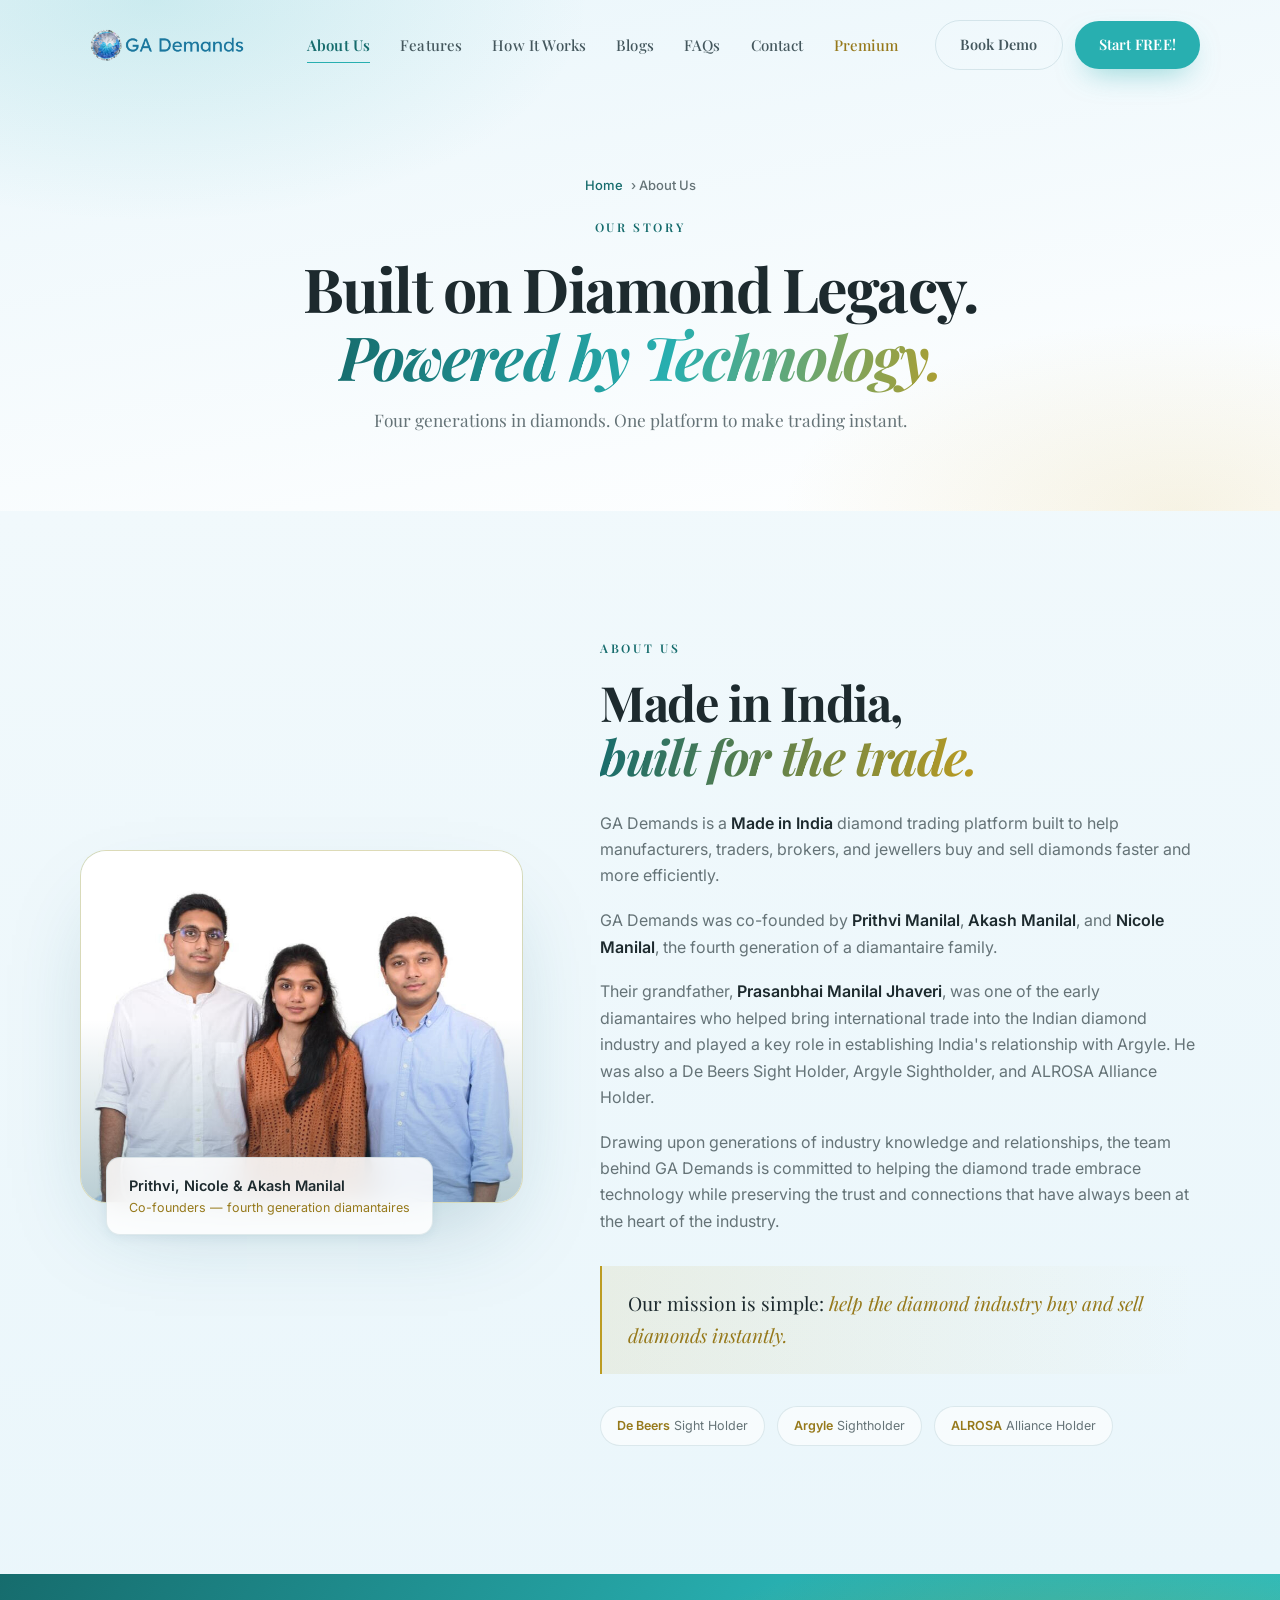
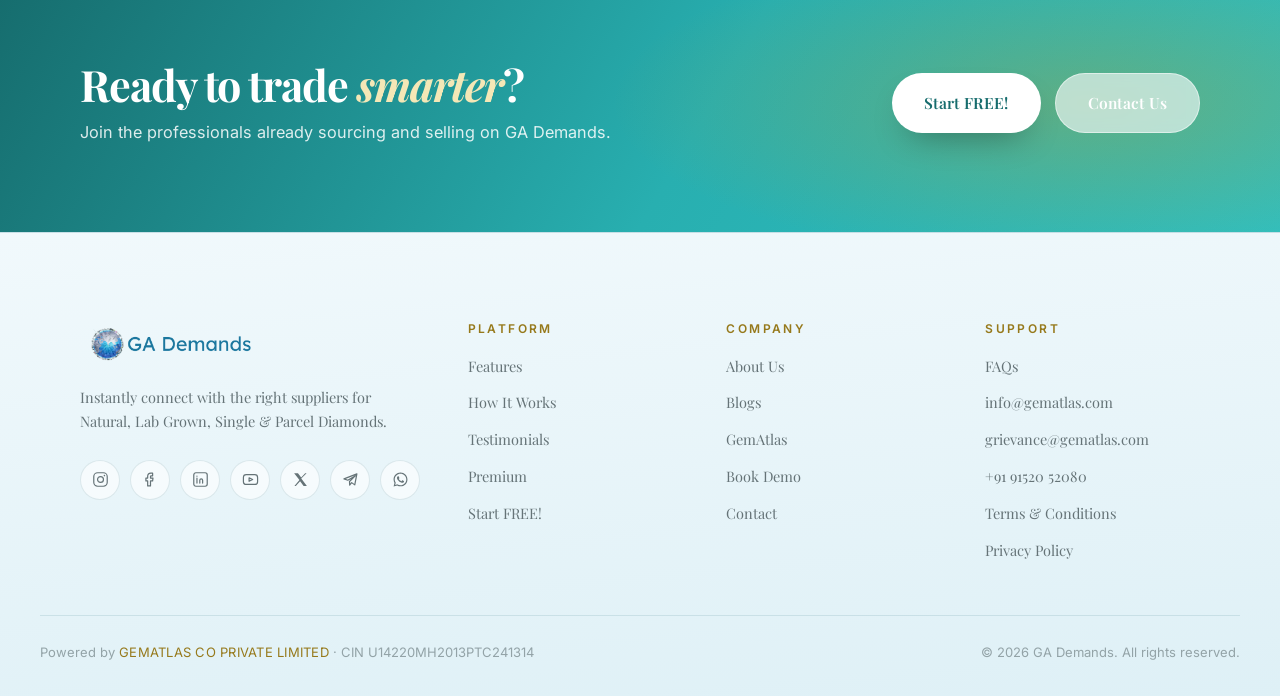
<file: about.html>
<!DOCTYPE html>
<html lang="en">
<head>
<meta charset="UTF-8">
<meta name="viewport" content="width=device-width, initial-scale=1.0">
<title>About Us — GA Demands</title>
<meta name="description" content="GA Demands is a Made in India diamond trading platform, co-founded by the fourth generation of the Manilal diamantaire family.">
<meta name="theme-color" content="#EAF6FB">
<link rel="icon" href="assets/images/image09.png">
<link rel="preconnect" href="https://fonts.googleapis.com">
<link rel="preconnect" href="https://fonts.gstatic.com" crossorigin>
<link href="https://fonts.googleapis.com/css2?family=Playfair+Display:ital,wght@0,400;0,500;0,600;0,700;0,900;1,400&family=Inter:wght@300;400;500;600;700&family=Lexend+Deca:wght@400;500;600&display=swap" rel="stylesheet">
<link rel="stylesheet" href="assets/css/style.css">
</head>
<body>

<div class="scroll-progress" id="scrollProgress"></div>

<header class="header" id="header">
  <div class="container header__inner">
    <a href="index.html" class="brand" aria-label="GA Demands home">
      <img src="assets/images/image09.png" alt="GA Demands" class="brand__logo">
    </a>
    <nav class="nav" id="nav" aria-label="Primary">
      <a href="about.html" class="nav__link is-active">About Us</a>
      <a href="features.html" class="nav__link">Features</a>
      <a href="how-it-works.html" class="nav__link">How It Works</a>
      <a href="https://blogs.gademands.com/" class="nav__link" target="_blank" rel="noopener">Blogs</a>
      <a href="faq.html" class="nav__link">FAQs</a>
      <a href="contact.html" class="nav__link">Contact</a>
      <a href="https://pages.razorpay.com/stores/st_SczK1m9x4q4Thu" class="nav__link nav__link--gold" target="_blank" rel="noopener">Premium</a>
      <div class="nav__cta">
        <a href="https://calendly.com/gademands-demo/30min" class="btn btn--ghost" target="_blank" rel="noopener">Book Demo</a>
        <a href="https://gademands.app.link/web" class="btn btn--primary" target="_blank" rel="noopener">Start FREE!</a>
      </div>
    </nav>
    <button class="burger" id="burger" aria-label="Open menu" aria-expanded="false" aria-controls="nav">
      <span></span><span></span><span></span>
    </button>
  </div>
</header>

<main>
<section class="page-hero">
  <div class="container">
    <p class="page-hero__crumb"><a href="index.html">Home</a> &rsaquo; About Us</p>
    <p class="kicker">Our Story</p>
    <h1 class="page-hero__title">Built on Diamond Legacy.<br><em>Powered by Technology.</em></h1>
    <p class="page-hero__lede">Four generations in diamonds. One platform to make trading instant.</p>
  </div>
</section>

<section class="about section" id="about">
  <div class="container about__inner">
    <div class="about__media reveal">
      <div class="about__frame">
        <img src="assets/images/image15.jpg" alt="GA Demands co-founders Prithvi Manilal, Nicole Manilal and Akash Manilal" loading="lazy">
      </div>
      <div class="about__caption">
        <strong>Prithvi, Nicole &amp; Akash Manilal</strong>
        <span>Co-founders — fourth generation diamantaires</span>
      </div>
    </div>

    <div class="about__copy">
      <p class="kicker reveal">About Us</p>
      <h2 class="about__title reveal" data-delay="60">Made in India,<br><em>built for the trade.</em></h2>

      <div class="about__text reveal" data-delay="120">
        <p>GA Demands is a <strong>Made in India</strong> diamond trading platform built to help manufacturers, traders, brokers, and jewellers buy and sell diamonds faster and more efficiently.</p>
        <p>GA Demands was co-founded by <strong>Prithvi Manilal</strong>, <strong>Akash Manilal</strong>, and <strong>Nicole Manilal</strong>, the fourth generation of a diamantaire family.</p>
        <p>Their grandfather, <strong>Prasanbhai Manilal Jhaveri</strong>, was one of the early diamantaires who helped bring international trade into the Indian diamond industry and played a key role in establishing India's relationship with Argyle. He was also a De Beers Sight Holder, Argyle Sightholder, and ALROSA Alliance Holder.</p>
        <p>Drawing upon generations of industry knowledge and relationships, the team behind GA Demands is committed to helping the diamond trade embrace technology while preserving the trust and connections that have always been at the heart of the industry.</p>
      </div>

      <blockquote class="mission reveal" data-delay="180">
        Our mission is simple: <em>help the diamond industry buy and sell diamonds instantly.</em>
      </blockquote>

      <ul class="legacy reveal" data-delay="220">
        <li><span>De Beers</span> Sight Holder</li>
        <li><span>Argyle</span> Sightholder</li>
        <li><span>ALROSA</span> Alliance Holder</li>
      </ul>
    </div>
  </div>
</section>

<section class="cta-band">
  <div class="container cta-band__inner reveal">
    <div>
      <h2 class="cta-band__title">Ready to trade <em>smarter</em>?</h2>
      <p class="cta-band__text">Join the professionals already sourcing and selling on GA Demands.</p>
    </div>
    <div class="cta-band__actions">
      <a href="https://gademands.app.link/web" class="btn btn--primary btn--lg btn--shine" target="_blank" rel="noopener">Start FREE!</a>
      <a href="contact.html" class="btn btn--outline btn--lg">Contact Us</a>
    </div>
  </div>
</section>
</main>

<footer class="footer">
  <div class="container footer__top">

    <div class="footer__brand">
      <img src="assets/images/image09.png" alt="GA Demands" class="footer__logo">
      <p class="footer__tag">Instantly connect with the right suppliers for Natural, Lab Grown, Single &amp; Parcel Diamonds.</p>
      <div class="socials">
        <a href="https://www.instagram.com/gematlasonline/" aria-label="Instagram" target="_blank" rel="noopener"><svg viewBox="0 0 24 24" aria-hidden="true"><rect x="2.5" y="2.5" width="19" height="19" rx="5.5"/><circle cx="12" cy="12" r="4.2"/><circle cx="17.5" cy="6.5" r="1.1" fill="currentColor" stroke="none"/></svg></a>
        <a href="https://www.facebook.com/gematlas" aria-label="Facebook" target="_blank" rel="noopener"><svg viewBox="0 0 24 24" aria-hidden="true"><path d="M15 3h-2.5A4.5 4.5 0 008 7.5V10H5.5v4H8v7h4v-7h3l.5-4H12V7.8c0-.6.3-1 1-1H15V3z"/></svg></a>
        <a href="https://www.linkedin.com/company/gematlas" aria-label="LinkedIn" target="_blank" rel="noopener"><svg viewBox="0 0 24 24" aria-hidden="true"><rect x="2.5" y="2.5" width="19" height="19" rx="3"/><path d="M7 10v7M7 7.2v.1M11 17v-4a2 2 0 014 0v4"/></svg></a>
        <a href="https://www.youtube.com/user/GemAtlas" aria-label="YouTube" target="_blank" rel="noopener"><svg viewBox="0 0 24 24" aria-hidden="true"><rect x="2" y="5" width="20" height="14" rx="4"/><path d="M10 9.5l5 2.5-5 2.5v-5z"/></svg></a>
        <a href="https://twitter.com/GemAtlas" aria-label="Twitter" target="_blank" rel="noopener"><svg viewBox="0 0 24 24" aria-hidden="true"><path d="M3 3l7.5 9.8L3.4 21h2l6-6.6 5 6.6H21l-7.9-10.4L20.6 3h-2l-5.6 6.2L8.4 3H3z" fill="currentColor" stroke="none"/></svg></a>
        <a href="https://t.me/gematlas" aria-label="Telegram" target="_blank" rel="noopener"><svg viewBox="0 0 24 24" aria-hidden="true"><path d="M21 4L2.8 11.2l5.4 1.8L19 6.6l-8.4 8.2.2 5 2.8-3.4 4.4 3.2L21 4z"/></svg></a>
        <a href="https://wa.me/919152052076" aria-label="WhatsApp" target="_blank" rel="noopener"><svg viewBox="0 0 32 32" aria-hidden="true"><path fill="currentColor" stroke="none" d="M16.001 2.933c-7.213 0-13.067 5.854-13.067 13.067 0 2.301.604 4.553 1.751 6.537L3 29.067l6.688-1.751a13.02 13.02 0 006.313 1.61h.006c7.213 0 13.067-5.854 13.067-13.067S23.214 2.933 16.001 2.933zm0 23.913a10.83 10.83 0 01-5.522-1.513l-.396-.235-4.106 1.076 1.096-4.003-.258-.41a10.84 10.84 0 01-1.668-5.761c0-5.998 4.881-10.879 10.879-10.879S26.88 10.002 26.88 16s-4.881 10.846-10.879 10.846zm5.955-8.151c-.326-.163-1.929-.952-2.228-1.061-.299-.109-.517-.163-.735.163-.217.326-.844 1.061-1.035 1.279-.19.217-.381.245-.707.082-.326-.163-1.376-.507-2.621-1.617-.969-.864-1.624-1.931-1.814-2.257-.19-.326-.02-.502.143-.665.147-.146.326-.381.489-.571.163-.19.217-.326.326-.544.109-.217.054-.408-.027-.571-.082-.163-.735-1.771-1.007-2.426-.265-.638-.535-.552-.735-.562-.19-.009-.408-.011-.626-.011-.217 0-.571.082-.87.408-.299.326-1.143 1.117-1.143 2.725s1.17 3.159 1.334 3.377c.163.217 2.302 3.514 5.578 4.928.78.337 1.389.538 1.863.688.783.249 1.496.214 2.06.13.629-.094 1.929-.789 2.201-1.55.272-.762.272-1.415.19-1.55-.082-.136-.299-.217-.626-.38z"/></svg></a>
      </div>
    </div>

    <nav class="footer__col" aria-label="Platform">
      <h3>Platform</h3>
      <a href="features.html">Features</a>
      <a href="how-it-works.html">How It Works</a>
      <a href="index.html#testimonials">Testimonials</a>
      <a href="https://pages.razorpay.com/stores/st_SczK1m9x4q4Thu" target="_blank" rel="noopener">Premium</a>
      <a href="https://gademands.app.link/web" target="_blank" rel="noopener">Start FREE!</a>
    </nav>

    <nav class="footer__col" aria-label="Company">
      <h3>Company</h3>
      <a href="about.html">About Us</a>
      <a href="https://blogs.gademands.com/" target="_blank" rel="noopener">Blogs</a>
      <a href="https://www.gematlas.com" target="_blank" rel="noopener">GemAtlas</a>
      <a href="https://calendly.com/gademands-demo/30min" target="_blank" rel="noopener">Book Demo</a>
      <a href="contact.html">Contact</a>
    </nav>

    <nav class="footer__col" aria-label="Support">
      <h3>Support</h3>
      <a href="faq.html">FAQs</a>
      <a href="mailto:info@gematlas.com">info@gematlas.com</a>
      <a href="mailto:grievance@gematlas.com">grievance@gematlas.com</a>
      <a href="tel:+919152052080">+91 91520 52080</a>
      <a href="terms.html">Terms &amp; Conditions</a>
      <a href="privacy.html">Privacy Policy</a>
    </nav>

  </div>

  <div class="container footer__bottom">
    <p class="footer__powered">Powered by <a href="https://www.gematlas.com" target="_blank" rel="noopener">GEMATLAS CO PRIVATE LIMITED</a> &middot; CIN U14220MH2013PTC241314</p>
    <p class="footer__copy">&copy; <span id="year">2026</span> GA Demands. All rights reserved.</p>
  </div>
</footer>

<a href="https://wa.me/919152052076" class="whatsapp-fab" aria-label="Chat on WhatsApp" target="_blank" rel="noopener">
  <svg viewBox="0 0 32 32" aria-hidden="true"><path fill="currentColor" stroke="none" d="M16.001 2.933c-7.213 0-13.067 5.854-13.067 13.067 0 2.301.604 4.553 1.751 6.537L3 29.067l6.688-1.751a13.02 13.02 0 006.313 1.61h.006c7.213 0 13.067-5.854 13.067-13.067S23.214 2.933 16.001 2.933zm0 23.913a10.83 10.83 0 01-5.522-1.513l-.396-.235-4.106 1.076 1.096-4.003-.258-.41a10.84 10.84 0 01-1.668-5.761c0-5.998 4.881-10.879 10.879-10.879S26.88 10.002 26.88 16s-4.881 10.846-10.879 10.846zm5.955-8.151c-.326-.163-1.929-.952-2.228-1.061-.299-.109-.517-.163-.735.163-.217.326-.844 1.061-1.035 1.279-.19.217-.381.245-.707.082-.326-.163-1.376-.507-2.621-1.617-.969-.864-1.624-1.931-1.814-2.257-.19-.326-.02-.502.143-.665.147-.146.326-.381.489-.571.163-.19.217-.326.326-.544.109-.217.054-.408-.027-.571-.082-.163-.735-1.771-1.007-2.426-.265-.638-.535-.552-.735-.562-.19-.009-.408-.011-.626-.011-.217 0-.571.082-.87.408-.299.326-1.143 1.117-1.143 2.725s1.17 3.159 1.334 3.377c.163.217 2.302 3.514 5.578 4.928.78.337 1.389.538 1.863.688.783.249 1.496.214 2.06.13.629-.094 1.929-.789 2.201-1.55.272-.762.272-1.415.19-1.55-.082-.136-.299-.217-.626-.38z"/></svg>
</a>

<script src="assets/js/main.js"></script>
</body>
</html>
</file>
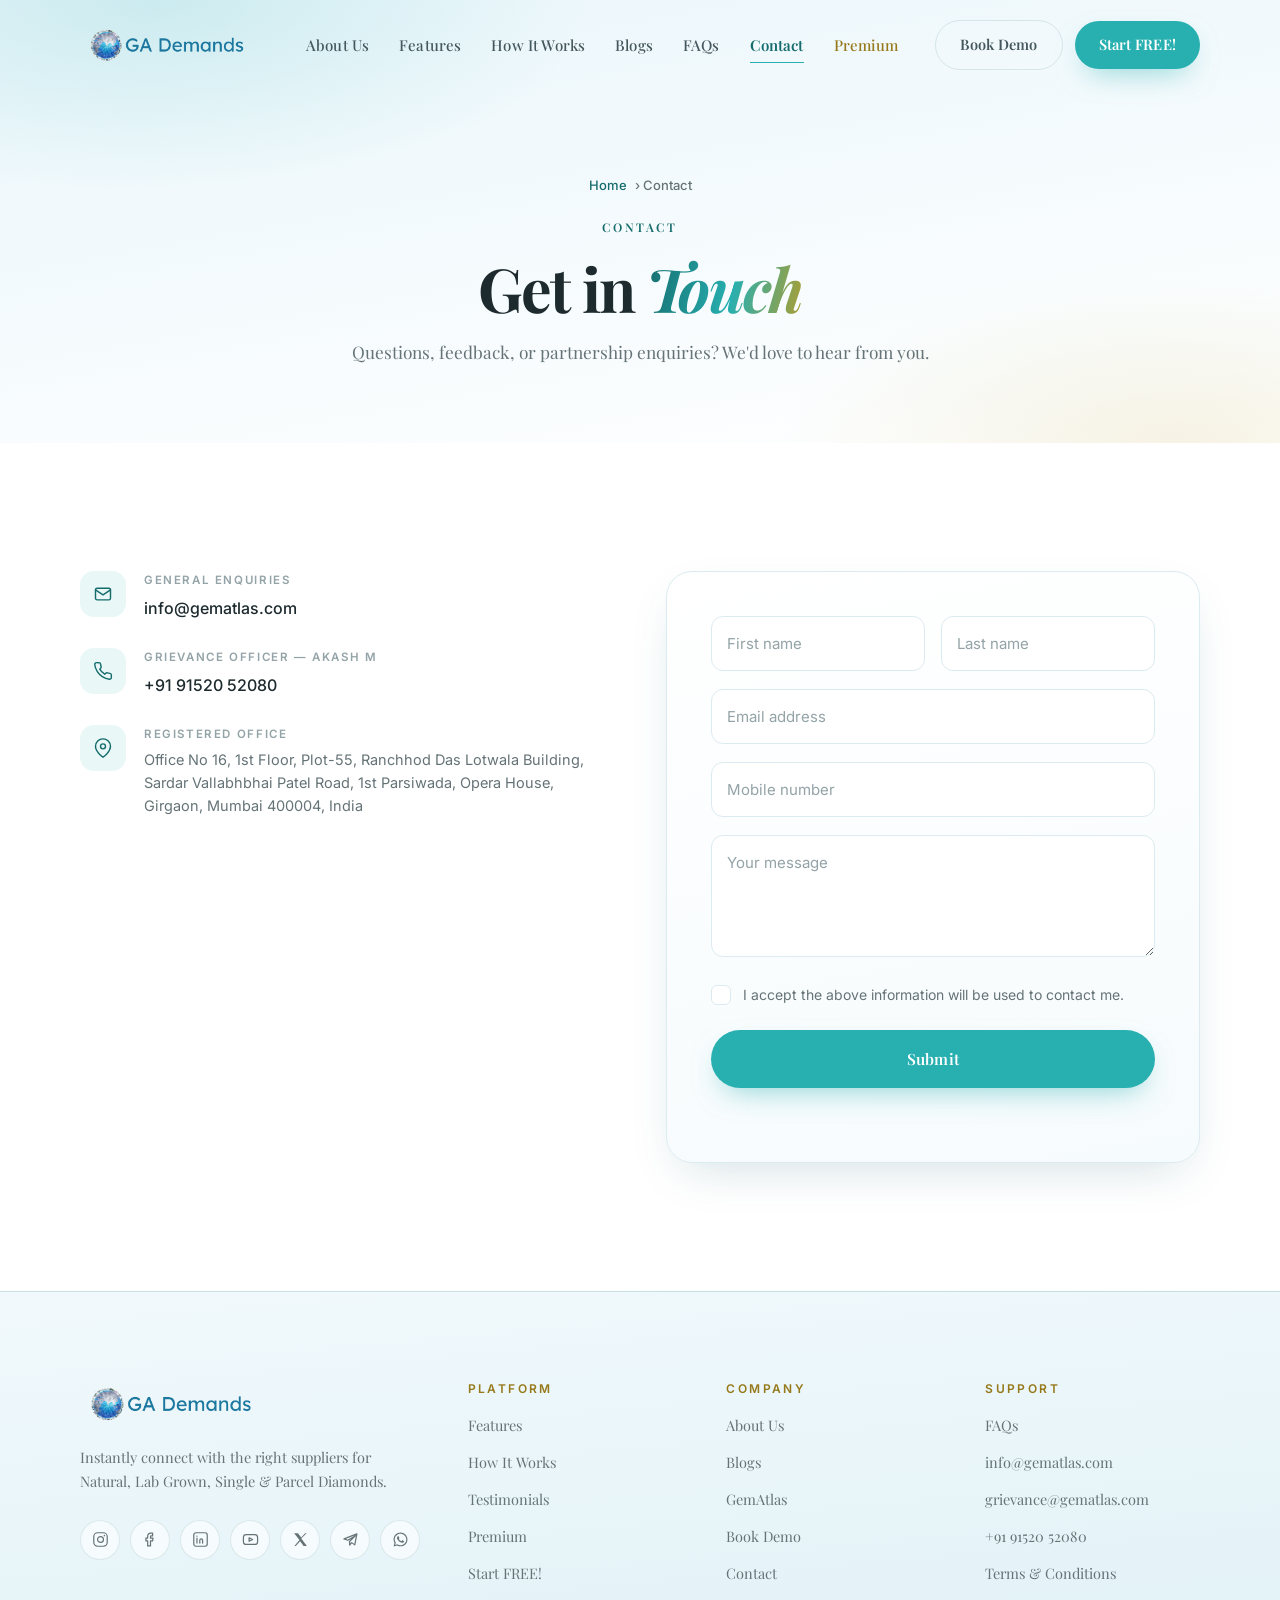
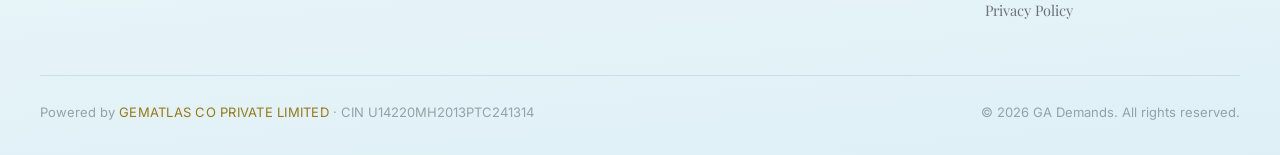
<file: contact.html>
<!DOCTYPE html>
<html lang="en">
<head>
<meta charset="UTF-8">
<meta name="viewport" content="width=device-width, initial-scale=1.0">
<title>Contact Us — GA Demands</title>
<meta name="description" content="Reach GA Demands for general enquiries, partnerships or grievances. Registered office in Mumbai, India.">
<meta name="theme-color" content="#EAF6FB">
<link rel="icon" href="assets/images/image09.png">
<link rel="preconnect" href="https://fonts.googleapis.com">
<link rel="preconnect" href="https://fonts.gstatic.com" crossorigin>
<link href="https://fonts.googleapis.com/css2?family=Playfair+Display:ital,wght@0,400;0,500;0,600;0,700;0,900;1,400&family=Inter:wght@300;400;500;600;700&family=Lexend+Deca:wght@400;500;600&display=swap" rel="stylesheet">
<link rel="stylesheet" href="assets/css/style.css">
</head>
<body>

<div class="scroll-progress" id="scrollProgress"></div>

<header class="header" id="header">
  <div class="container header__inner">
    <a href="index.html" class="brand" aria-label="GA Demands home">
      <img src="assets/images/image09.png" alt="GA Demands" class="brand__logo">
    </a>
    <nav class="nav" id="nav" aria-label="Primary">
      <a href="about.html" class="nav__link">About Us</a>
      <a href="features.html" class="nav__link">Features</a>
      <a href="how-it-works.html" class="nav__link">How It Works</a>
      <a href="https://blogs.gademands.com/" class="nav__link" target="_blank" rel="noopener">Blogs</a>
      <a href="faq.html" class="nav__link">FAQs</a>
      <a href="contact.html" class="nav__link is-active">Contact</a>
      <a href="https://pages.razorpay.com/stores/st_SczK1m9x4q4Thu" class="nav__link nav__link--gold" target="_blank" rel="noopener">Premium</a>
      <div class="nav__cta">
        <a href="https://calendly.com/gademands-demo/30min" class="btn btn--ghost" target="_blank" rel="noopener">Book Demo</a>
        <a href="https://gademands.app.link/web" class="btn btn--primary" target="_blank" rel="noopener">Start FREE!</a>
      </div>
    </nav>
    <button class="burger" id="burger" aria-label="Open menu" aria-expanded="false" aria-controls="nav">
      <span></span><span></span><span></span>
    </button>
  </div>
</header>

<main>
<section class="page-hero">
  <div class="container">
    <p class="page-hero__crumb"><a href="index.html">Home</a> &rsaquo; Contact</p>
    <p class="kicker">Contact</p>
    <h1 class="page-hero__title">Get in <em>Touch</em></h1>
    <p class="page-hero__lede">Questions, feedback, or partnership enquiries? We'd love to hear from you.</p>
  </div>
</section>

<section class="contact section" id="contact">
  <div class="container contact__inner">

    <div class="contact__info">
      <ul class="contact__list reveal">
        <li>
          <span class="contact__ico"><svg viewBox="0 0 24 24" aria-hidden="true"><rect x="3" y="5" width="18" height="14" rx="2"/><path d="M3 7l9 6 9-6"/></svg></span>
          <div><small>General enquiries</small><a href="mailto:info@gematlas.com">info@gematlas.com</a></div>
        </li>
        <li>
          <span class="contact__ico"><svg viewBox="0 0 24 24" aria-hidden="true"><path d="M22 16.9v3a2 2 0 01-2.2 2 19.8 19.8 0 01-8.6-3.1 19.5 19.5 0 01-6-6A19.8 19.8 0 012.1 4.2 2 2 0 014.1 2h3a2 2 0 012 1.7c.1 1 .3 1.9.6 2.8a2 2 0 01-.5 2.1L8.1 9.8a16 16 0 006 6l1.2-1.1a2 2 0 012.1-.5c.9.3 1.8.5 2.8.6a2 2 0 011.8 2.1z"/></svg></span>
          <div><small>Grievance Officer — Akash M</small><a href="tel:+919152052080">+91 91520 52080</a></div>
        </li>
        <li>
          <span class="contact__ico"><svg viewBox="0 0 24 24" aria-hidden="true"><path d="M21 10c0 7-9 13-9 13s-9-6-9-13a9 9 0 0118 0z"/><circle cx="12" cy="10" r="3"/></svg></span>
          <div><small>Registered office</small><address>Office No 16, 1st Floor, Plot-55, Ranchhod Das Lotwala Building,<br>Sardar Vallabhbhai Patel Road, 1st Parsiwada, Opera House,<br>Girgaon, Mumbai 400004, India</address></div>
        </li>
      </ul>
    </div>

    <div class="contact__formwrap reveal" data-delay="120">
      <form class="form" id="contactForm" novalidate>
        <div class="form__row">
          <div class="field">
            <input type="text" id="firstName" name="firstName" placeholder=" " required>
            <label for="firstName">First name</label>
          </div>
          <div class="field">
            <input type="text" id="lastName" name="lastName" placeholder=" ">
            <label for="lastName">Last name</label>
          </div>
        </div>
        <div class="field">
          <input type="email" id="email" name="email" placeholder=" " required>
          <label for="email">Email address</label>
        </div>
        <div class="field">
          <input type="tel" id="phone" name="phone" placeholder=" ">
          <label for="phone">Mobile number</label>
        </div>
        <div class="field">
          <textarea id="message" name="message" rows="4" placeholder=" " required></textarea>
          <label for="message">Your message</label>
        </div>

        <label class="check">
          <input type="checkbox" id="consent" required>
          <span class="check__box" aria-hidden="true"></span>
          <span>I accept the above information will be used to contact me.</span>
        </label>

        <button type="submit" class="btn btn--primary btn--lg btn--block btn--shine">Submit</button>
        <p class="form__note" id="formNote" role="status"></p>
      </form>
    </div>

  </div>
</section>
</main>

<footer class="footer">
  <div class="container footer__top">

    <div class="footer__brand">
      <img src="assets/images/image09.png" alt="GA Demands" class="footer__logo">
      <p class="footer__tag">Instantly connect with the right suppliers for Natural, Lab Grown, Single &amp; Parcel Diamonds.</p>
      <div class="socials">
        <a href="https://www.instagram.com/gematlasonline/" aria-label="Instagram" target="_blank" rel="noopener"><svg viewBox="0 0 24 24" aria-hidden="true"><rect x="2.5" y="2.5" width="19" height="19" rx="5.5"/><circle cx="12" cy="12" r="4.2"/><circle cx="17.5" cy="6.5" r="1.1" fill="currentColor" stroke="none"/></svg></a>
        <a href="https://www.facebook.com/gematlas" aria-label="Facebook" target="_blank" rel="noopener"><svg viewBox="0 0 24 24" aria-hidden="true"><path d="M15 3h-2.5A4.5 4.5 0 008 7.5V10H5.5v4H8v7h4v-7h3l.5-4H12V7.8c0-.6.3-1 1-1H15V3z"/></svg></a>
        <a href="https://www.linkedin.com/company/gematlas" aria-label="LinkedIn" target="_blank" rel="noopener"><svg viewBox="0 0 24 24" aria-hidden="true"><rect x="2.5" y="2.5" width="19" height="19" rx="3"/><path d="M7 10v7M7 7.2v.1M11 17v-4a2 2 0 014 0v4"/></svg></a>
        <a href="https://www.youtube.com/user/GemAtlas" aria-label="YouTube" target="_blank" rel="noopener"><svg viewBox="0 0 24 24" aria-hidden="true"><rect x="2" y="5" width="20" height="14" rx="4"/><path d="M10 9.5l5 2.5-5 2.5v-5z"/></svg></a>
        <a href="https://twitter.com/GemAtlas" aria-label="Twitter" target="_blank" rel="noopener"><svg viewBox="0 0 24 24" aria-hidden="true"><path d="M3 3l7.5 9.8L3.4 21h2l6-6.6 5 6.6H21l-7.9-10.4L20.6 3h-2l-5.6 6.2L8.4 3H3z" fill="currentColor" stroke="none"/></svg></a>
        <a href="https://t.me/gematlas" aria-label="Telegram" target="_blank" rel="noopener"><svg viewBox="0 0 24 24" aria-hidden="true"><path d="M21 4L2.8 11.2l5.4 1.8L19 6.6l-8.4 8.2.2 5 2.8-3.4 4.4 3.2L21 4z"/></svg></a>
        <a href="https://wa.me/919152052076" aria-label="WhatsApp" target="_blank" rel="noopener"><svg viewBox="0 0 32 32" aria-hidden="true"><path fill="currentColor" stroke="none" d="M16.001 2.933c-7.213 0-13.067 5.854-13.067 13.067 0 2.301.604 4.553 1.751 6.537L3 29.067l6.688-1.751a13.02 13.02 0 006.313 1.61h.006c7.213 0 13.067-5.854 13.067-13.067S23.214 2.933 16.001 2.933zm0 23.913a10.83 10.83 0 01-5.522-1.513l-.396-.235-4.106 1.076 1.096-4.003-.258-.41a10.84 10.84 0 01-1.668-5.761c0-5.998 4.881-10.879 10.879-10.879S26.88 10.002 26.88 16s-4.881 10.846-10.879 10.846zm5.955-8.151c-.326-.163-1.929-.952-2.228-1.061-.299-.109-.517-.163-.735.163-.217.326-.844 1.061-1.035 1.279-.19.217-.381.245-.707.082-.326-.163-1.376-.507-2.621-1.617-.969-.864-1.624-1.931-1.814-2.257-.19-.326-.02-.502.143-.665.147-.146.326-.381.489-.571.163-.19.217-.326.326-.544.109-.217.054-.408-.027-.571-.082-.163-.735-1.771-1.007-2.426-.265-.638-.535-.552-.735-.562-.19-.009-.408-.011-.626-.011-.217 0-.571.082-.87.408-.299.326-1.143 1.117-1.143 2.725s1.17 3.159 1.334 3.377c.163.217 2.302 3.514 5.578 4.928.78.337 1.389.538 1.863.688.783.249 1.496.214 2.06.13.629-.094 1.929-.789 2.201-1.55.272-.762.272-1.415.19-1.55-.082-.136-.299-.217-.626-.38z"/></svg></a>
      </div>
    </div>

    <nav class="footer__col" aria-label="Platform">
      <h3>Platform</h3>
      <a href="features.html">Features</a>
      <a href="how-it-works.html">How It Works</a>
      <a href="index.html#testimonials">Testimonials</a>
      <a href="https://pages.razorpay.com/stores/st_SczK1m9x4q4Thu" target="_blank" rel="noopener">Premium</a>
      <a href="https://gademands.app.link/web" target="_blank" rel="noopener">Start FREE!</a>
    </nav>

    <nav class="footer__col" aria-label="Company">
      <h3>Company</h3>
      <a href="about.html">About Us</a>
      <a href="https://blogs.gademands.com/" target="_blank" rel="noopener">Blogs</a>
      <a href="https://www.gematlas.com" target="_blank" rel="noopener">GemAtlas</a>
      <a href="https://calendly.com/gademands-demo/30min" target="_blank" rel="noopener">Book Demo</a>
      <a href="contact.html">Contact</a>
    </nav>

    <nav class="footer__col" aria-label="Support">
      <h3>Support</h3>
      <a href="faq.html">FAQs</a>
      <a href="mailto:info@gematlas.com">info@gematlas.com</a>
      <a href="mailto:grievance@gematlas.com">grievance@gematlas.com</a>
      <a href="tel:+919152052080">+91 91520 52080</a>
      <a href="terms.html">Terms &amp; Conditions</a>
      <a href="privacy.html">Privacy Policy</a>
    </nav>

  </div>

  <div class="container footer__bottom">
    <p class="footer__powered">Powered by <a href="https://www.gematlas.com" target="_blank" rel="noopener">GEMATLAS CO PRIVATE LIMITED</a> &middot; CIN U14220MH2013PTC241314</p>
    <p class="footer__copy">&copy; <span id="year">2026</span> GA Demands. All rights reserved.</p>
  </div>
</footer>

<a href="https://wa.me/919152052076" class="whatsapp-fab" aria-label="Chat on WhatsApp" target="_blank" rel="noopener">
  <svg viewBox="0 0 32 32" aria-hidden="true"><path fill="currentColor" stroke="none" d="M16.001 2.933c-7.213 0-13.067 5.854-13.067 13.067 0 2.301.604 4.553 1.751 6.537L3 29.067l6.688-1.751a13.02 13.02 0 006.313 1.61h.006c7.213 0 13.067-5.854 13.067-13.067S23.214 2.933 16.001 2.933zm0 23.913a10.83 10.83 0 01-5.522-1.513l-.396-.235-4.106 1.076 1.096-4.003-.258-.41a10.84 10.84 0 01-1.668-5.761c0-5.998 4.881-10.879 10.879-10.879S26.88 10.002 26.88 16s-4.881 10.846-10.879 10.846zm5.955-8.151c-.326-.163-1.929-.952-2.228-1.061-.299-.109-.517-.163-.735.163-.217.326-.844 1.061-1.035 1.279-.19.217-.381.245-.707.082-.326-.163-1.376-.507-2.621-1.617-.969-.864-1.624-1.931-1.814-2.257-.19-.326-.02-.502.143-.665.147-.146.326-.381.489-.571.163-.19.217-.326.326-.544.109-.217.054-.408-.027-.571-.082-.163-.735-1.771-1.007-2.426-.265-.638-.535-.552-.735-.562-.19-.009-.408-.011-.626-.011-.217 0-.571.082-.87.408-.299.326-1.143 1.117-1.143 2.725s1.17 3.159 1.334 3.377c.163.217 2.302 3.514 5.578 4.928.78.337 1.389.538 1.863.688.783.249 1.496.214 2.06.13.629-.094 1.929-.789 2.201-1.55.272-.762.272-1.415.19-1.55-.082-.136-.299-.217-.626-.38z"/></svg>
</a>

<script src="assets/js/main.js"></script>
</body>
</html>
</file>
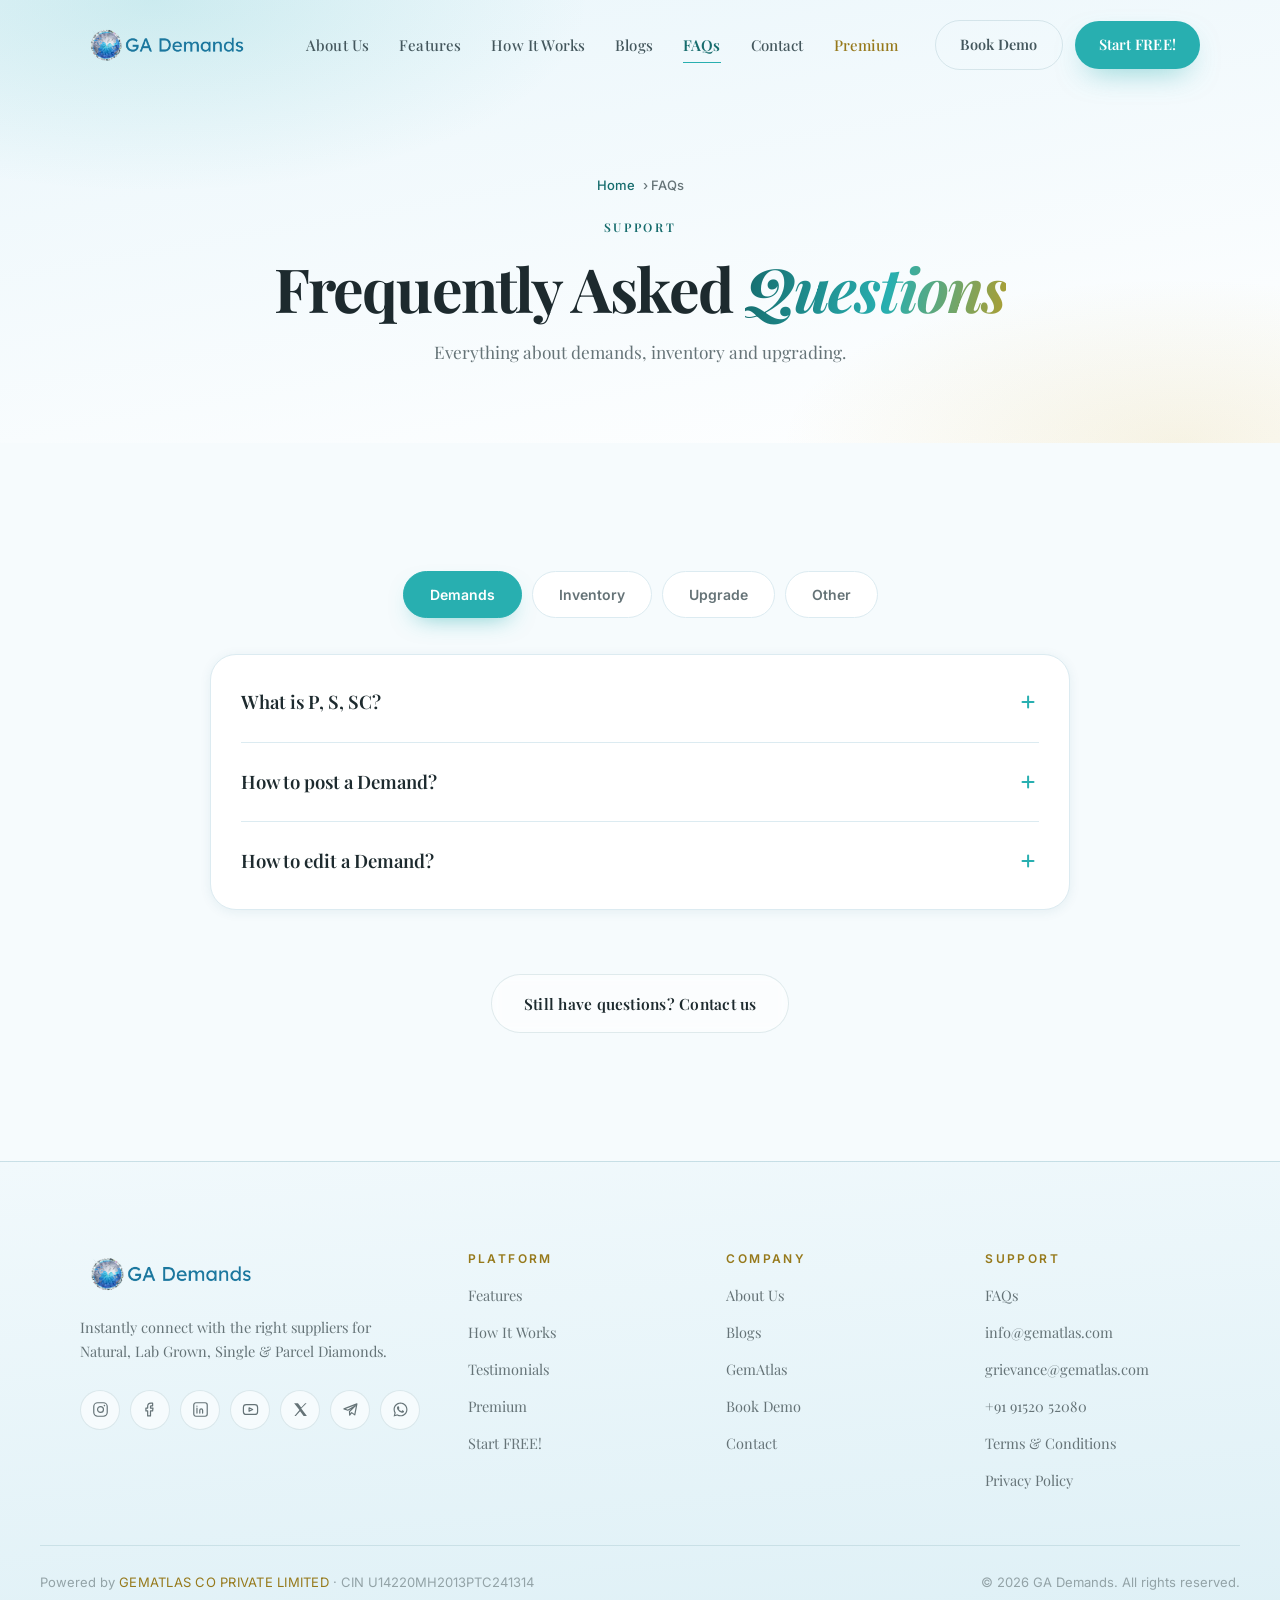
<file: faq.html>
<!DOCTYPE html>
<html lang="en">
<head>
<meta charset="UTF-8">
<meta name="viewport" content="width=device-width, initial-scale=1.0">
<title>FAQs — GA Demands</title>
<meta name="description" content="Answers about posting demands, uploading inventory, upgrading your plan, deleting your account and reporting abuse on GA Demands.">
<meta name="theme-color" content="#EAF6FB">
<link rel="icon" href="assets/images/image09.png">
<link rel="preconnect" href="https://fonts.googleapis.com">
<link rel="preconnect" href="https://fonts.gstatic.com" crossorigin>
<link href="https://fonts.googleapis.com/css2?family=Playfair+Display:ital,wght@0,400;0,500;0,600;0,700;0,900;1,400&family=Inter:wght@300;400;500;600;700&family=Lexend+Deca:wght@400;500;600&display=swap" rel="stylesheet">
<link rel="stylesheet" href="assets/css/style.css">
</head>
<body>

<div class="scroll-progress" id="scrollProgress"></div>

<header class="header" id="header">
  <div class="container header__inner">
    <a href="index.html" class="brand" aria-label="GA Demands home">
      <img src="assets/images/image09.png" alt="GA Demands" class="brand__logo">
    </a>
    <nav class="nav" id="nav" aria-label="Primary">
      <a href="about.html" class="nav__link">About Us</a>
      <a href="features.html" class="nav__link">Features</a>
      <a href="how-it-works.html" class="nav__link">How It Works</a>
      <a href="https://blogs.gademands.com/" class="nav__link" target="_blank" rel="noopener">Blogs</a>
      <a href="faq.html" class="nav__link is-active">FAQs</a>
      <a href="contact.html" class="nav__link">Contact</a>
      <a href="https://pages.razorpay.com/stores/st_SczK1m9x4q4Thu" class="nav__link nav__link--gold" target="_blank" rel="noopener">Premium</a>
      <div class="nav__cta">
        <a href="https://calendly.com/gademands-demo/30min" class="btn btn--ghost" target="_blank" rel="noopener">Book Demo</a>
        <a href="https://gademands.app.link/web" class="btn btn--primary" target="_blank" rel="noopener">Start FREE!</a>
      </div>
    </nav>
    <button class="burger" id="burger" aria-label="Open menu" aria-expanded="false" aria-controls="nav">
      <span></span><span></span><span></span>
    </button>
  </div>
</header>

<main>
<section class="page-hero">
  <div class="container">
    <p class="page-hero__crumb"><a href="index.html">Home</a> &rsaquo; FAQs</p>
    <p class="kicker">Support</p>
    <h1 class="page-hero__title">Frequently Asked <em>Questions</em></h1>
    <p class="page-hero__lede">Everything about demands, inventory and upgrading.</p>
  </div>
</section>

<section class="faq section" id="faq">
  <div class="container">
    <div class="faq__tabs reveal" role="tablist" aria-label="FAQ categories">
      <button class="faq__tab is-active" data-cat="demands" role="tab" aria-selected="true">Demands</button>
      <button class="faq__tab" data-cat="inventory" role="tab" aria-selected="false">Inventory</button>
      <button class="faq__tab" data-cat="upgrade" role="tab" aria-selected="false">Upgrade</button>
      <button class="faq__tab" data-cat="other" role="tab" aria-selected="false">Other</button>
    </div>

    <div class="faq__panels reveal">
      <div class="faq__panel is-active" data-cat="demands">
        <div class="acc">
          <button class="acc__head" aria-expanded="false">What is P, S, SC?<span class="acc__ico" aria-hidden="true"></span></button>
          <div class="acc__body"><div>
            <p>When posting a demand it is essential to choose which category you wish to post under.</p>
            <ul class="acc__list">
              <li><span class="chip chip--sm">P</span> Parcel</li>
              <li><span class="chip chip--sm">S</span> Single Non-Certified</li>
              <li><span class="chip chip--sm">SC</span> Single Certified</li>
            </ul>
          </div></div>
        </div>
        <div class="acc">
          <button class="acc__head" aria-expanded="false">How to post a Demand?<span class="acc__ico" aria-hidden="true"></span></button>
          <div class="acc__body"><div>
            <ol class="acc__steps">
              <li>Click the "Plus" button at the bottom of the page</li>
              <li>Select a category — Parcel (P), Single Non-Certified (S) or Single Certified (SC)</li>
              <li>Fill in the specifications for your post</li>
              <li>Post your Demand</li>
            </ol>
          </div></div>
        </div>
        <div class="acc">
          <button class="acc__head" aria-expanded="false">How to edit a Demand?<span class="acc__ico" aria-hidden="true"></span></button>
          <div class="acc__body"><div>
            <ol class="acc__steps">
              <li>Go to the "My Demands" section</li>
              <li>Select the Demand you wish to edit</li>
              <li>Click "Edit"</li>
              <li>Make changes to your Demand</li>
              <li>Post your Demand</li>
            </ol>
          </div></div>
        </div>
      </div>

      <div class="faq__panel" data-cat="inventory" hidden>
        <div class="acc">
          <button class="acc__head" aria-expanded="false">What is P, S, SC?<span class="acc__ico" aria-hidden="true"></span></button>
          <div class="acc__body"><div>
            <p>When adding inventory it is essential to choose which category you wish to post under.</p>
            <ul class="acc__list">
              <li><span class="chip chip--sm">P</span> Parcel</li>
              <li><span class="chip chip--sm">S</span> Single Non-Certified</li>
              <li><span class="chip chip--sm">SC</span> Single Certified</li>
            </ul>
          </div></div>
        </div>
        <div class="acc">
          <button class="acc__head" aria-expanded="false">How to add an Inventory?<span class="acc__ico" aria-hidden="true"></span></button>
          <div class="acc__body"><div>
            <ol class="acc__steps">
              <li>Click the "Plus" button at the bottom of the page</li>
              <li>Select a category — Parcel (P), Single Non-Certified (S) or Single Certified (SC)</li>
              <li>Fill in the specifications for your post</li>
              <li>Post your inventory</li>
            </ol>
          </div></div>
        </div>
      </div>

      <div class="faq__panel" data-cat="upgrade" hidden>
        <div class="acc">
          <button class="acc__head" aria-expanded="false">What are the benefits of upgrading?<span class="acc__ico" aria-hidden="true"></span></button>
          <div class="acc__body"><div><p>Upgrading unlocks Inventory, Direct Calling, and premium support.</p></div></div>
        </div>
        <div class="acc">
          <button class="acc__head" aria-expanded="false">How to upgrade my plan?<span class="acc__ico" aria-hidden="true"></span></button>
          <div class="acc__body"><div>
            <p>Go to Inventory &rsaquo; choose your preferred plan and proceed to payment.</p>
            <p><a href="https://pages.razorpay.com/stores/st_SczK1m9x4q4Thu" class="link-arrow link-arrow--sm" target="_blank" rel="noopener">View Premium plans <svg viewBox="0 0 24 24" aria-hidden="true"><path d="M5 12h14M13 5l7 7-7 7"/></svg></a></p>
          </div></div>
        </div>
      </div>

      <div class="faq__panel" data-cat="other" hidden>
        <div class="acc">
          <button class="acc__head" aria-expanded="false">How do I delete my account?<span class="acc__ico" aria-hidden="true"></span></button>
          <div class="acc__body"><div><p>Email us at <a href="mailto:info@gematlas.com">info@gematlas.com</a> with your registered mobile number and we will process your request.</p></div></div>
        </div>
        <div class="acc">
          <button class="acc__head" aria-expanded="false">How do I report abuse or a grievance?<span class="acc__ico" aria-hidden="true"></span></button>
          <div class="acc__body"><div>
            <p>Grievance Officer — <strong>Akash M</strong></p>
            <p><a href="tel:+919152052080">+91 91520 52080</a> &middot; <a href="mailto:grievance@gematlas.com">grievance@gematlas.com</a></p>
            <p>Complaints are resolved within one month of receipt.</p>
          </div></div>
        </div>
        <div class="acc">
          <button class="acc__head" aria-expanded="false">Is GA Demands free to use?<span class="acc__ico" aria-hidden="true"></span></button>
          <div class="acc__body"><div><p>Yes — you can post demands and connect with suppliers at no cost. Premium plans unlock Inventory, Direct Calling and priority support.</p></div></div>
        </div>
      </div>
    </div>

    <div class="how__cta reveal" style="margin-top:64px;">
      <a href="contact.html" class="btn btn--outline btn--lg">Still have questions? Contact us</a>
    </div>
  </div>
</section>
</main>

<footer class="footer">
  <div class="container footer__top">

    <div class="footer__brand">
      <img src="assets/images/image09.png" alt="GA Demands" class="footer__logo">
      <p class="footer__tag">Instantly connect with the right suppliers for Natural, Lab Grown, Single &amp; Parcel Diamonds.</p>
      <div class="socials">
        <a href="https://www.instagram.com/gematlasonline/" aria-label="Instagram" target="_blank" rel="noopener"><svg viewBox="0 0 24 24" aria-hidden="true"><rect x="2.5" y="2.5" width="19" height="19" rx="5.5"/><circle cx="12" cy="12" r="4.2"/><circle cx="17.5" cy="6.5" r="1.1" fill="currentColor" stroke="none"/></svg></a>
        <a href="https://www.facebook.com/gematlas" aria-label="Facebook" target="_blank" rel="noopener"><svg viewBox="0 0 24 24" aria-hidden="true"><path d="M15 3h-2.5A4.5 4.5 0 008 7.5V10H5.5v4H8v7h4v-7h3l.5-4H12V7.8c0-.6.3-1 1-1H15V3z"/></svg></a>
        <a href="https://www.linkedin.com/company/gematlas" aria-label="LinkedIn" target="_blank" rel="noopener"><svg viewBox="0 0 24 24" aria-hidden="true"><rect x="2.5" y="2.5" width="19" height="19" rx="3"/><path d="M7 10v7M7 7.2v.1M11 17v-4a2 2 0 014 0v4"/></svg></a>
        <a href="https://www.youtube.com/user/GemAtlas" aria-label="YouTube" target="_blank" rel="noopener"><svg viewBox="0 0 24 24" aria-hidden="true"><rect x="2" y="5" width="20" height="14" rx="4"/><path d="M10 9.5l5 2.5-5 2.5v-5z"/></svg></a>
        <a href="https://twitter.com/GemAtlas" aria-label="Twitter" target="_blank" rel="noopener"><svg viewBox="0 0 24 24" aria-hidden="true"><path d="M3 3l7.5 9.8L3.4 21h2l6-6.6 5 6.6H21l-7.9-10.4L20.6 3h-2l-5.6 6.2L8.4 3H3z" fill="currentColor" stroke="none"/></svg></a>
        <a href="https://t.me/gematlas" aria-label="Telegram" target="_blank" rel="noopener"><svg viewBox="0 0 24 24" aria-hidden="true"><path d="M21 4L2.8 11.2l5.4 1.8L19 6.6l-8.4 8.2.2 5 2.8-3.4 4.4 3.2L21 4z"/></svg></a>
        <a href="https://wa.me/919152052076" aria-label="WhatsApp" target="_blank" rel="noopener"><svg viewBox="0 0 32 32" aria-hidden="true"><path fill="currentColor" stroke="none" d="M16.001 2.933c-7.213 0-13.067 5.854-13.067 13.067 0 2.301.604 4.553 1.751 6.537L3 29.067l6.688-1.751a13.02 13.02 0 006.313 1.61h.006c7.213 0 13.067-5.854 13.067-13.067S23.214 2.933 16.001 2.933zm0 23.913a10.83 10.83 0 01-5.522-1.513l-.396-.235-4.106 1.076 1.096-4.003-.258-.41a10.84 10.84 0 01-1.668-5.761c0-5.998 4.881-10.879 10.879-10.879S26.88 10.002 26.88 16s-4.881 10.846-10.879 10.846zm5.955-8.151c-.326-.163-1.929-.952-2.228-1.061-.299-.109-.517-.163-.735.163-.217.326-.844 1.061-1.035 1.279-.19.217-.381.245-.707.082-.326-.163-1.376-.507-2.621-1.617-.969-.864-1.624-1.931-1.814-2.257-.19-.326-.02-.502.143-.665.147-.146.326-.381.489-.571.163-.19.217-.326.326-.544.109-.217.054-.408-.027-.571-.082-.163-.735-1.771-1.007-2.426-.265-.638-.535-.552-.735-.562-.19-.009-.408-.011-.626-.011-.217 0-.571.082-.87.408-.299.326-1.143 1.117-1.143 2.725s1.17 3.159 1.334 3.377c.163.217 2.302 3.514 5.578 4.928.78.337 1.389.538 1.863.688.783.249 1.496.214 2.06.13.629-.094 1.929-.789 2.201-1.55.272-.762.272-1.415.19-1.55-.082-.136-.299-.217-.626-.38z"/></svg></a>
      </div>
    </div>

    <nav class="footer__col" aria-label="Platform">
      <h3>Platform</h3>
      <a href="features.html">Features</a>
      <a href="how-it-works.html">How It Works</a>
      <a href="index.html#testimonials">Testimonials</a>
      <a href="https://pages.razorpay.com/stores/st_SczK1m9x4q4Thu" target="_blank" rel="noopener">Premium</a>
      <a href="https://gademands.app.link/web" target="_blank" rel="noopener">Start FREE!</a>
    </nav>

    <nav class="footer__col" aria-label="Company">
      <h3>Company</h3>
      <a href="about.html">About Us</a>
      <a href="https://blogs.gademands.com/" target="_blank" rel="noopener">Blogs</a>
      <a href="https://www.gematlas.com" target="_blank" rel="noopener">GemAtlas</a>
      <a href="https://calendly.com/gademands-demo/30min" target="_blank" rel="noopener">Book Demo</a>
      <a href="contact.html">Contact</a>
    </nav>

    <nav class="footer__col" aria-label="Support">
      <h3>Support</h3>
      <a href="faq.html">FAQs</a>
      <a href="mailto:info@gematlas.com">info@gematlas.com</a>
      <a href="mailto:grievance@gematlas.com">grievance@gematlas.com</a>
      <a href="tel:+919152052080">+91 91520 52080</a>
      <a href="terms.html">Terms &amp; Conditions</a>
      <a href="privacy.html">Privacy Policy</a>
    </nav>

  </div>

  <div class="container footer__bottom">
    <p class="footer__powered">Powered by <a href="https://www.gematlas.com" target="_blank" rel="noopener">GEMATLAS CO PRIVATE LIMITED</a> &middot; CIN U14220MH2013PTC241314</p>
    <p class="footer__copy">&copy; <span id="year">2026</span> GA Demands. All rights reserved.</p>
  </div>
</footer>

<a href="https://wa.me/919152052076" class="whatsapp-fab" aria-label="Chat on WhatsApp" target="_blank" rel="noopener">
  <svg viewBox="0 0 32 32" aria-hidden="true"><path fill="currentColor" stroke="none" d="M16.001 2.933c-7.213 0-13.067 5.854-13.067 13.067 0 2.301.604 4.553 1.751 6.537L3 29.067l6.688-1.751a13.02 13.02 0 006.313 1.61h.006c7.213 0 13.067-5.854 13.067-13.067S23.214 2.933 16.001 2.933zm0 23.913a10.83 10.83 0 01-5.522-1.513l-.396-.235-4.106 1.076 1.096-4.003-.258-.41a10.84 10.84 0 01-1.668-5.761c0-5.998 4.881-10.879 10.879-10.879S26.88 10.002 26.88 16s-4.881 10.846-10.879 10.846zm5.955-8.151c-.326-.163-1.929-.952-2.228-1.061-.299-.109-.517-.163-.735.163-.217.326-.844 1.061-1.035 1.279-.19.217-.381.245-.707.082-.326-.163-1.376-.507-2.621-1.617-.969-.864-1.624-1.931-1.814-2.257-.19-.326-.02-.502.143-.665.147-.146.326-.381.489-.571.163-.19.217-.326.326-.544.109-.217.054-.408-.027-.571-.082-.163-.735-1.771-1.007-2.426-.265-.638-.535-.552-.735-.562-.19-.009-.408-.011-.626-.011-.217 0-.571.082-.87.408-.299.326-1.143 1.117-1.143 2.725s1.17 3.159 1.334 3.377c.163.217 2.302 3.514 5.578 4.928.78.337 1.389.538 1.863.688.783.249 1.496.214 2.06.13.629-.094 1.929-.789 2.201-1.55.272-.762.272-1.415.19-1.55-.082-.136-.299-.217-.626-.38z"/></svg>
</a>

<script src="assets/js/main.js"></script>
</body>
</html>
</file>
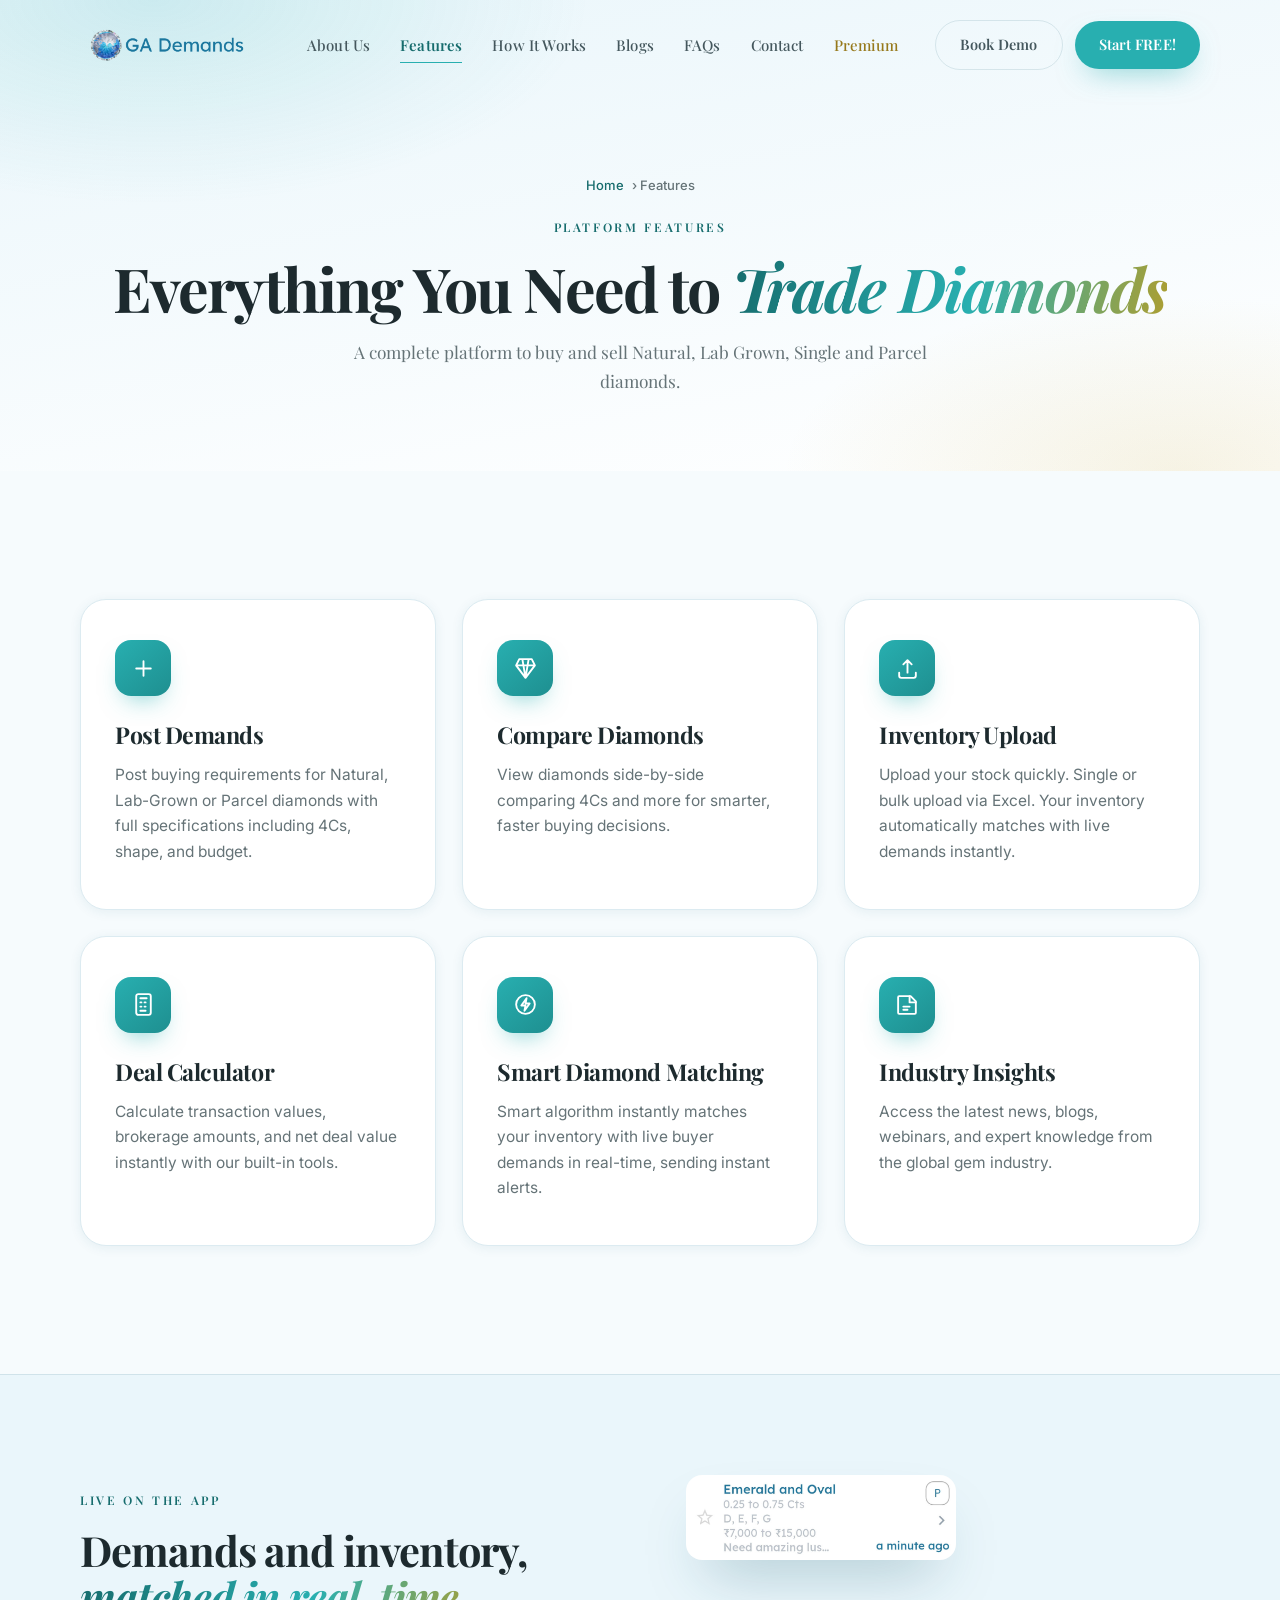
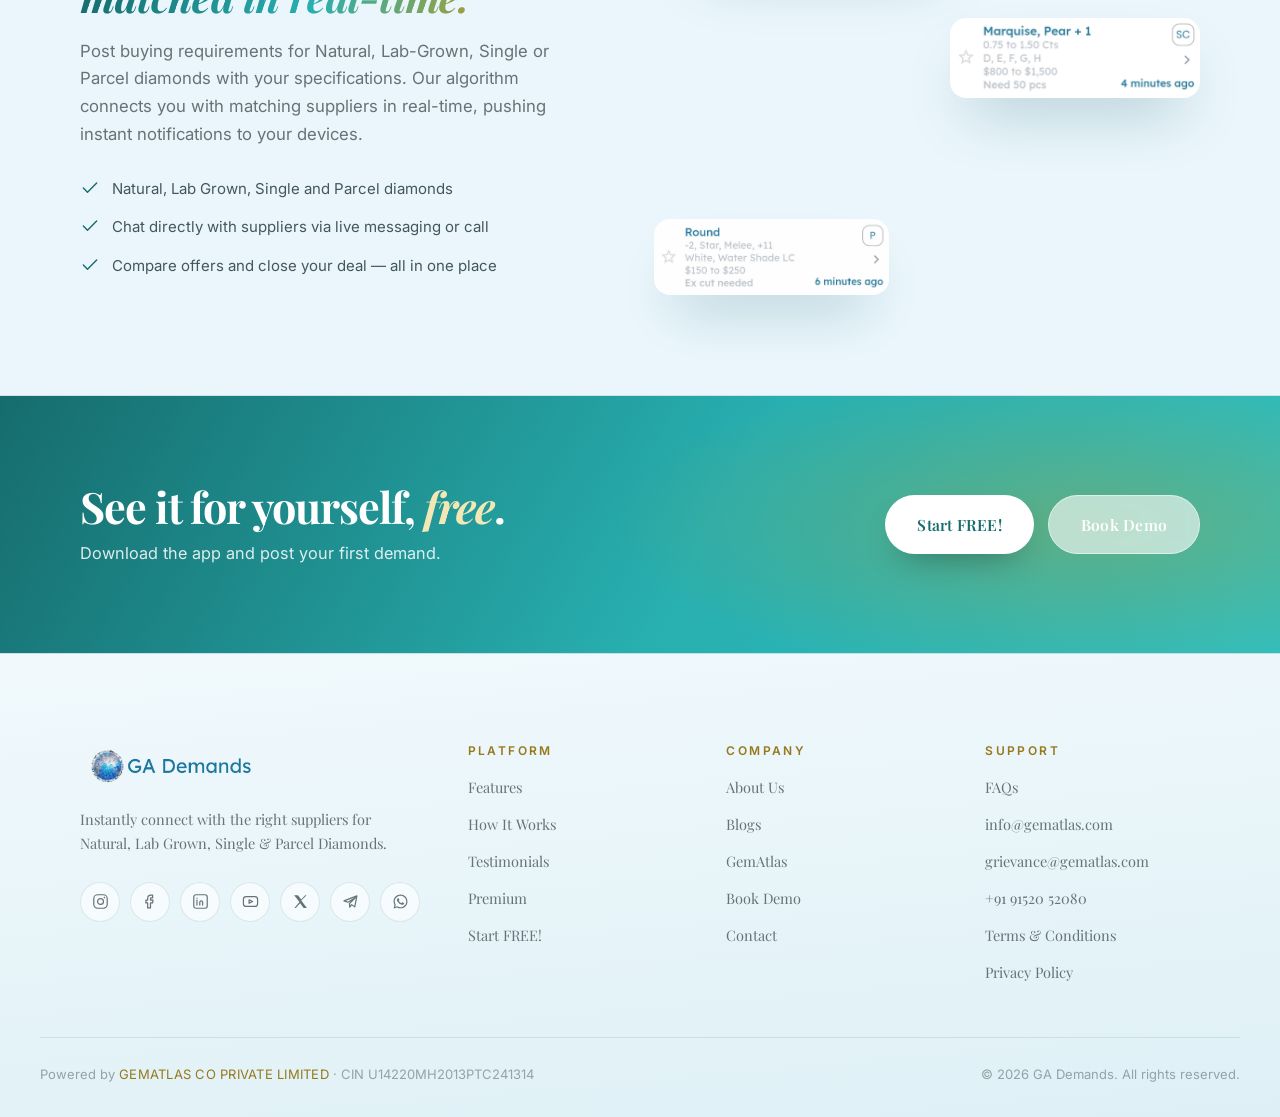
<file: features.html>
<!DOCTYPE html>
<html lang="en">
<head>
<meta charset="UTF-8">
<meta name="viewport" content="width=device-width, initial-scale=1.0">
<title>Features — GA Demands</title>
<meta name="description" content="Post demands, compare diamonds, upload inventory, calculate deals, and get matched instantly on GA Demands.">
<meta name="theme-color" content="#EAF6FB">
<link rel="icon" href="assets/images/image09.png">
<link rel="preconnect" href="https://fonts.googleapis.com">
<link rel="preconnect" href="https://fonts.gstatic.com" crossorigin>
<link href="https://fonts.googleapis.com/css2?family=Playfair+Display:ital,wght@0,400;0,500;0,600;0,700;0,900;1,400&family=Inter:wght@300;400;500;600;700&family=Lexend+Deca:wght@400;500;600&display=swap" rel="stylesheet">
<link rel="stylesheet" href="assets/css/style.css">
</head>
<body>

<div class="scroll-progress" id="scrollProgress"></div>

<header class="header" id="header">
  <div class="container header__inner">
    <a href="index.html" class="brand" aria-label="GA Demands home">
      <img src="assets/images/image09.png" alt="GA Demands" class="brand__logo">
    </a>
    <nav class="nav" id="nav" aria-label="Primary">
      <a href="about.html" class="nav__link">About Us</a>
      <a href="features.html" class="nav__link is-active">Features</a>
      <a href="how-it-works.html" class="nav__link">How It Works</a>
      <a href="https://blogs.gademands.com/" class="nav__link" target="_blank" rel="noopener">Blogs</a>
      <a href="faq.html" class="nav__link">FAQs</a>
      <a href="contact.html" class="nav__link">Contact</a>
      <a href="https://pages.razorpay.com/stores/st_SczK1m9x4q4Thu" class="nav__link nav__link--gold" target="_blank" rel="noopener">Premium</a>
      <div class="nav__cta">
        <a href="https://calendly.com/gademands-demo/30min" class="btn btn--ghost" target="_blank" rel="noopener">Book Demo</a>
        <a href="https://gademands.app.link/web" class="btn btn--primary" target="_blank" rel="noopener">Start FREE!</a>
      </div>
    </nav>
    <button class="burger" id="burger" aria-label="Open menu" aria-expanded="false" aria-controls="nav">
      <span></span><span></span><span></span>
    </button>
  </div>
</header>

<main>
<section class="page-hero">
  <div class="container">
    <p class="page-hero__crumb"><a href="index.html">Home</a> &rsaquo; Features</p>
    <p class="kicker">Platform Features</p>
    <h1 class="page-hero__title">Everything You Need to <em>Trade Diamonds</em></h1>
    <p class="page-hero__lede">A complete platform to buy and sell Natural, Lab Grown, Single and Parcel diamonds.</p>
  </div>
</section>

<section class="features section" id="features">
  <div class="container">
    <div class="features__grid">

      <article class="feat reveal" data-delay="0">
        <div class="feat__icon"><svg viewBox="0 0 24 24" aria-hidden="true"><path d="M12 5v14M5 12h14"/></svg></div>
        <h3 class="feat__title">Post Demands</h3>
        <p class="feat__text">Post buying requirements for Natural, Lab-Grown or Parcel diamonds with full specifications including 4Cs, shape, and budget.</p>
        <span class="feat__glow" aria-hidden="true"></span>
      </article>

      <article class="feat reveal" data-delay="70">
        <div class="feat__icon"><svg viewBox="0 0 24 24" aria-hidden="true"><path d="M6 3l-3 6 9 12 9-12-3-6H6zM3 9h18M9 3l3 18M15 3l-3 18"/></svg></div>
        <h3 class="feat__title">Compare Diamonds</h3>
        <p class="feat__text">View diamonds side-by-side comparing 4Cs and more for smarter, faster buying decisions.</p>
        <span class="feat__glow" aria-hidden="true"></span>
      </article>

      <article class="feat reveal" data-delay="140">
        <div class="feat__icon"><svg viewBox="0 0 24 24" aria-hidden="true"><path d="M12 16V4M8 8l4-4 4 4M4 16v3a2 2 0 002 2h12a2 2 0 002-2v-3"/></svg></div>
        <h3 class="feat__title">Inventory Upload</h3>
        <p class="feat__text">Upload your stock quickly. Single or bulk upload via Excel. Your inventory automatically matches with live demands instantly.</p>
        <span class="feat__glow" aria-hidden="true"></span>
      </article>

      <article class="feat reveal" data-delay="0">
        <div class="feat__icon"><svg viewBox="0 0 24 24" aria-hidden="true"><rect x="5" y="2" width="14" height="20" rx="2"/><path d="M9 6h6M9 10h1M13 10h1M9 14h1M13 14h1M9 18h5"/></svg></div>
        <h3 class="feat__title">Deal Calculator</h3>
        <p class="feat__text">Calculate transaction values, brokerage amounts, and net deal value instantly with our built-in tools.</p>
        <span class="feat__glow" aria-hidden="true"></span>
      </article>

      <article class="feat reveal" data-delay="70">
        <div class="feat__icon"><svg viewBox="0 0 24 24" aria-hidden="true"><circle cx="12" cy="12" r="9"/><path d="M13 6l-5 7h4l-1 5 5-7h-4l1-5z"/></svg></div>
        <h3 class="feat__title">Smart Diamond Matching</h3>
        <p class="feat__text">Smart algorithm instantly matches your inventory with live buyer demands in real-time, sending instant alerts.</p>
        <span class="feat__glow" aria-hidden="true"></span>
      </article>

      <article class="feat reveal" data-delay="140">
        <div class="feat__icon"><svg viewBox="0 0 24 24" aria-hidden="true"><path d="M4 4h11l5 5v11a1 1 0 01-1 1H4a1 1 0 01-1-1V5a1 1 0 011-1z"/><path d="M14 4v6h6M8 14h6M8 17h4"/></svg></div>
        <h3 class="feat__title">Industry Insights</h3>
        <p class="feat__text">Access the latest news, blogs, webinars, and expert knowledge from the global gem industry.</p>
        <span class="feat__glow" aria-hidden="true"></span>
      </article>

    </div>
  </div>
</section>

<section class="showcase" id="showcase">
  <div class="container showcase__inner">
    <div class="showcase__copy">
      <p class="kicker reveal">Live On The App</p>
      <h2 class="showcase__title reveal" data-delay="60">Demands and inventory, <em>matched in real-time.</em></h2>
      <p class="showcase__text reveal" data-delay="100">Post buying requirements for Natural, Lab-Grown, Single or Parcel diamonds with your specifications. Our algorithm connects you with matching suppliers in real-time, pushing instant notifications to your devices.</p>
      <ul class="showcase__points reveal" data-delay="140">
        <li><svg viewBox="0 0 24 24" aria-hidden="true"><path d="M20 6L9 17l-5-5"/></svg> Natural, Lab Grown, Single and Parcel diamonds</li>
        <li><svg viewBox="0 0 24 24" aria-hidden="true"><path d="M20 6L9 17l-5-5"/></svg> Chat directly with suppliers via live messaging or call</li>
        <li><svg viewBox="0 0 24 24" aria-hidden="true"><path d="M20 6L9 17l-5-5"/></svg> Compare offers and close your deal — all in one place</li>
      </ul>
    </div>
    <div class="showcase__stage reveal" data-delay="120">
      <figure class="showcase__card showcase__card--a"><img src="assets/images/image11.jpg" alt="Live demand card: Emerald and Oval diamonds"></figure>
      <figure class="showcase__card showcase__card--b"><img src="assets/images/image02.jpg" alt="Live demand card: Round diamond, White Water Shade LC"></figure>
      <figure class="showcase__card showcase__card--c"><img src="assets/images/image26.jpg" alt="Live demand card: Round diamond parcel"></figure>
    </div>
  </div>
</section>

<section class="cta-band">
  <div class="container cta-band__inner reveal">
    <div>
      <h2 class="cta-band__title">See it for yourself, <em>free</em>.</h2>
      <p class="cta-band__text">Download the app and post your first demand.</p>
    </div>
    <div class="cta-band__actions">
      <a href="https://gademands.app.link/web" class="btn btn--primary btn--lg btn--shine" target="_blank" rel="noopener">Start FREE!</a>
      <a href="https://calendly.com/gademands-demo/30min" class="btn btn--outline btn--lg" target="_blank" rel="noopener">Book Demo</a>
    </div>
  </div>
</section>
</main>

<footer class="footer">
  <div class="container footer__top">

    <div class="footer__brand">
      <img src="assets/images/image09.png" alt="GA Demands" class="footer__logo">
      <p class="footer__tag">Instantly connect with the right suppliers for Natural, Lab Grown, Single &amp; Parcel Diamonds.</p>
      <div class="socials">
        <a href="https://www.instagram.com/gematlasonline/" aria-label="Instagram" target="_blank" rel="noopener"><svg viewBox="0 0 24 24" aria-hidden="true"><rect x="2.5" y="2.5" width="19" height="19" rx="5.5"/><circle cx="12" cy="12" r="4.2"/><circle cx="17.5" cy="6.5" r="1.1" fill="currentColor" stroke="none"/></svg></a>
        <a href="https://www.facebook.com/gematlas" aria-label="Facebook" target="_blank" rel="noopener"><svg viewBox="0 0 24 24" aria-hidden="true"><path d="M15 3h-2.5A4.5 4.5 0 008 7.5V10H5.5v4H8v7h4v-7h3l.5-4H12V7.8c0-.6.3-1 1-1H15V3z"/></svg></a>
        <a href="https://www.linkedin.com/company/gematlas" aria-label="LinkedIn" target="_blank" rel="noopener"><svg viewBox="0 0 24 24" aria-hidden="true"><rect x="2.5" y="2.5" width="19" height="19" rx="3"/><path d="M7 10v7M7 7.2v.1M11 17v-4a2 2 0 014 0v4"/></svg></a>
        <a href="https://www.youtube.com/user/GemAtlas" aria-label="YouTube" target="_blank" rel="noopener"><svg viewBox="0 0 24 24" aria-hidden="true"><rect x="2" y="5" width="20" height="14" rx="4"/><path d="M10 9.5l5 2.5-5 2.5v-5z"/></svg></a>
        <a href="https://twitter.com/GemAtlas" aria-label="Twitter" target="_blank" rel="noopener"><svg viewBox="0 0 24 24" aria-hidden="true"><path d="M3 3l7.5 9.8L3.4 21h2l6-6.6 5 6.6H21l-7.9-10.4L20.6 3h-2l-5.6 6.2L8.4 3H3z" fill="currentColor" stroke="none"/></svg></a>
        <a href="https://t.me/gematlas" aria-label="Telegram" target="_blank" rel="noopener"><svg viewBox="0 0 24 24" aria-hidden="true"><path d="M21 4L2.8 11.2l5.4 1.8L19 6.6l-8.4 8.2.2 5 2.8-3.4 4.4 3.2L21 4z"/></svg></a>
        <a href="https://wa.me/919152052076" aria-label="WhatsApp" target="_blank" rel="noopener"><svg viewBox="0 0 32 32" aria-hidden="true"><path fill="currentColor" stroke="none" d="M16.001 2.933c-7.213 0-13.067 5.854-13.067 13.067 0 2.301.604 4.553 1.751 6.537L3 29.067l6.688-1.751a13.02 13.02 0 006.313 1.61h.006c7.213 0 13.067-5.854 13.067-13.067S23.214 2.933 16.001 2.933zm0 23.913a10.83 10.83 0 01-5.522-1.513l-.396-.235-4.106 1.076 1.096-4.003-.258-.41a10.84 10.84 0 01-1.668-5.761c0-5.998 4.881-10.879 10.879-10.879S26.88 10.002 26.88 16s-4.881 10.846-10.879 10.846zm5.955-8.151c-.326-.163-1.929-.952-2.228-1.061-.299-.109-.517-.163-.735.163-.217.326-.844 1.061-1.035 1.279-.19.217-.381.245-.707.082-.326-.163-1.376-.507-2.621-1.617-.969-.864-1.624-1.931-1.814-2.257-.19-.326-.02-.502.143-.665.147-.146.326-.381.489-.571.163-.19.217-.326.326-.544.109-.217.054-.408-.027-.571-.082-.163-.735-1.771-1.007-2.426-.265-.638-.535-.552-.735-.562-.19-.009-.408-.011-.626-.011-.217 0-.571.082-.87.408-.299.326-1.143 1.117-1.143 2.725s1.17 3.159 1.334 3.377c.163.217 2.302 3.514 5.578 4.928.78.337 1.389.538 1.863.688.783.249 1.496.214 2.06.13.629-.094 1.929-.789 2.201-1.55.272-.762.272-1.415.19-1.55-.082-.136-.299-.217-.626-.38z"/></svg></a>
      </div>
    </div>

    <nav class="footer__col" aria-label="Platform">
      <h3>Platform</h3>
      <a href="features.html">Features</a>
      <a href="how-it-works.html">How It Works</a>
      <a href="index.html#testimonials">Testimonials</a>
      <a href="https://pages.razorpay.com/stores/st_SczK1m9x4q4Thu" target="_blank" rel="noopener">Premium</a>
      <a href="https://gademands.app.link/web" target="_blank" rel="noopener">Start FREE!</a>
    </nav>

    <nav class="footer__col" aria-label="Company">
      <h3>Company</h3>
      <a href="about.html">About Us</a>
      <a href="https://blogs.gademands.com/" target="_blank" rel="noopener">Blogs</a>
      <a href="https://www.gematlas.com" target="_blank" rel="noopener">GemAtlas</a>
      <a href="https://calendly.com/gademands-demo/30min" target="_blank" rel="noopener">Book Demo</a>
      <a href="contact.html">Contact</a>
    </nav>

    <nav class="footer__col" aria-label="Support">
      <h3>Support</h3>
      <a href="faq.html">FAQs</a>
      <a href="mailto:info@gematlas.com">info@gematlas.com</a>
      <a href="mailto:grievance@gematlas.com">grievance@gematlas.com</a>
      <a href="tel:+919152052080">+91 91520 52080</a>
      <a href="terms.html">Terms &amp; Conditions</a>
      <a href="privacy.html">Privacy Policy</a>
    </nav>

  </div>

  <div class="container footer__bottom">
    <p class="footer__powered">Powered by <a href="https://www.gematlas.com" target="_blank" rel="noopener">GEMATLAS CO PRIVATE LIMITED</a> &middot; CIN U14220MH2013PTC241314</p>
    <p class="footer__copy">&copy; <span id="year">2026</span> GA Demands. All rights reserved.</p>
  </div>
</footer>

<a href="https://wa.me/919152052076" class="whatsapp-fab" aria-label="Chat on WhatsApp" target="_blank" rel="noopener">
  <svg viewBox="0 0 32 32" aria-hidden="true"><path fill="currentColor" stroke="none" d="M16.001 2.933c-7.213 0-13.067 5.854-13.067 13.067 0 2.301.604 4.553 1.751 6.537L3 29.067l6.688-1.751a13.02 13.02 0 006.313 1.61h.006c7.213 0 13.067-5.854 13.067-13.067S23.214 2.933 16.001 2.933zm0 23.913a10.83 10.83 0 01-5.522-1.513l-.396-.235-4.106 1.076 1.096-4.003-.258-.41a10.84 10.84 0 01-1.668-5.761c0-5.998 4.881-10.879 10.879-10.879S26.88 10.002 26.88 16s-4.881 10.846-10.879 10.846zm5.955-8.151c-.326-.163-1.929-.952-2.228-1.061-.299-.109-.517-.163-.735.163-.217.326-.844 1.061-1.035 1.279-.19.217-.381.245-.707.082-.326-.163-1.376-.507-2.621-1.617-.969-.864-1.624-1.931-1.814-2.257-.19-.326-.02-.502.143-.665.147-.146.326-.381.489-.571.163-.19.217-.326.326-.544.109-.217.054-.408-.027-.571-.082-.163-.735-1.771-1.007-2.426-.265-.638-.535-.552-.735-.562-.19-.009-.408-.011-.626-.011-.217 0-.571.082-.87.408-.299.326-1.143 1.117-1.143 2.725s1.17 3.159 1.334 3.377c.163.217 2.302 3.514 5.578 4.928.78.337 1.389.538 1.863.688.783.249 1.496.214 2.06.13.629-.094 1.929-.789 2.201-1.55.272-.762.272-1.415.19-1.55-.082-.136-.299-.217-.626-.38z"/></svg>
</a>

<script src="assets/js/main.js"></script>
</body>
</html>
</file>
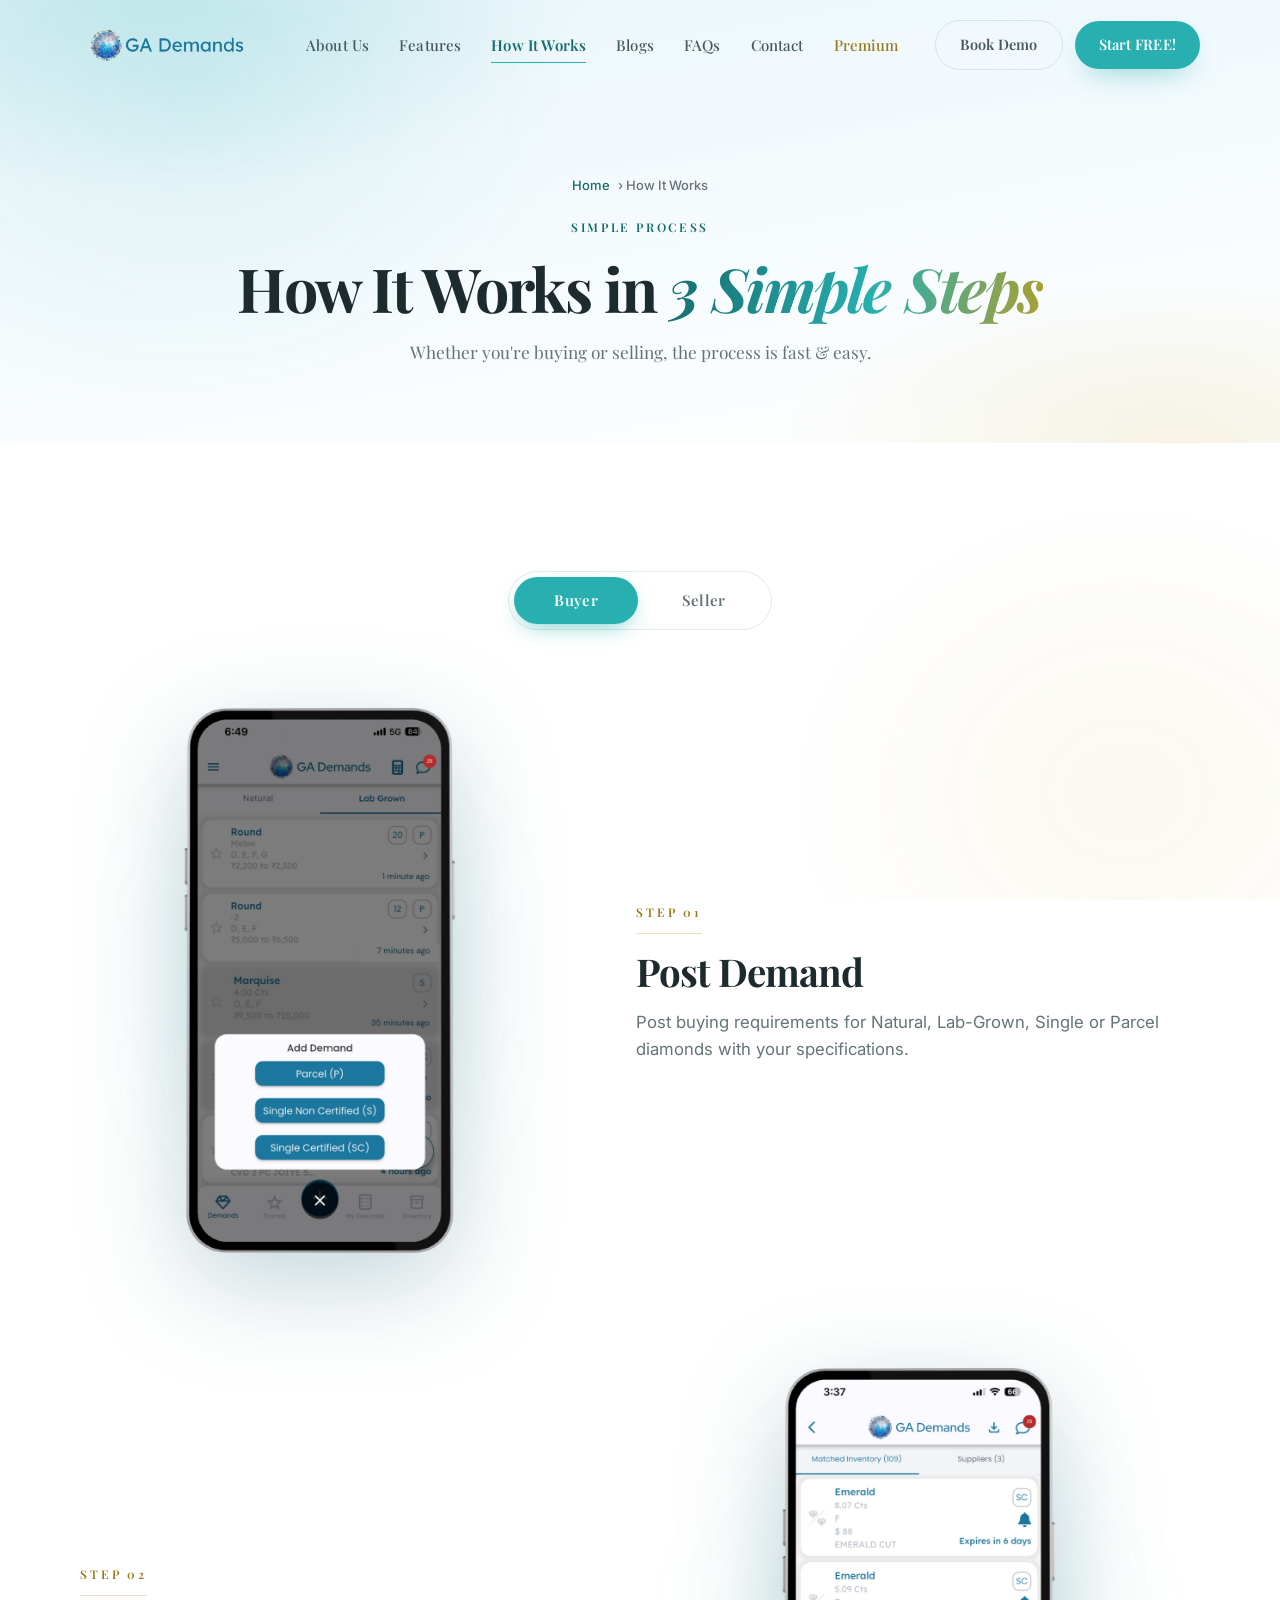
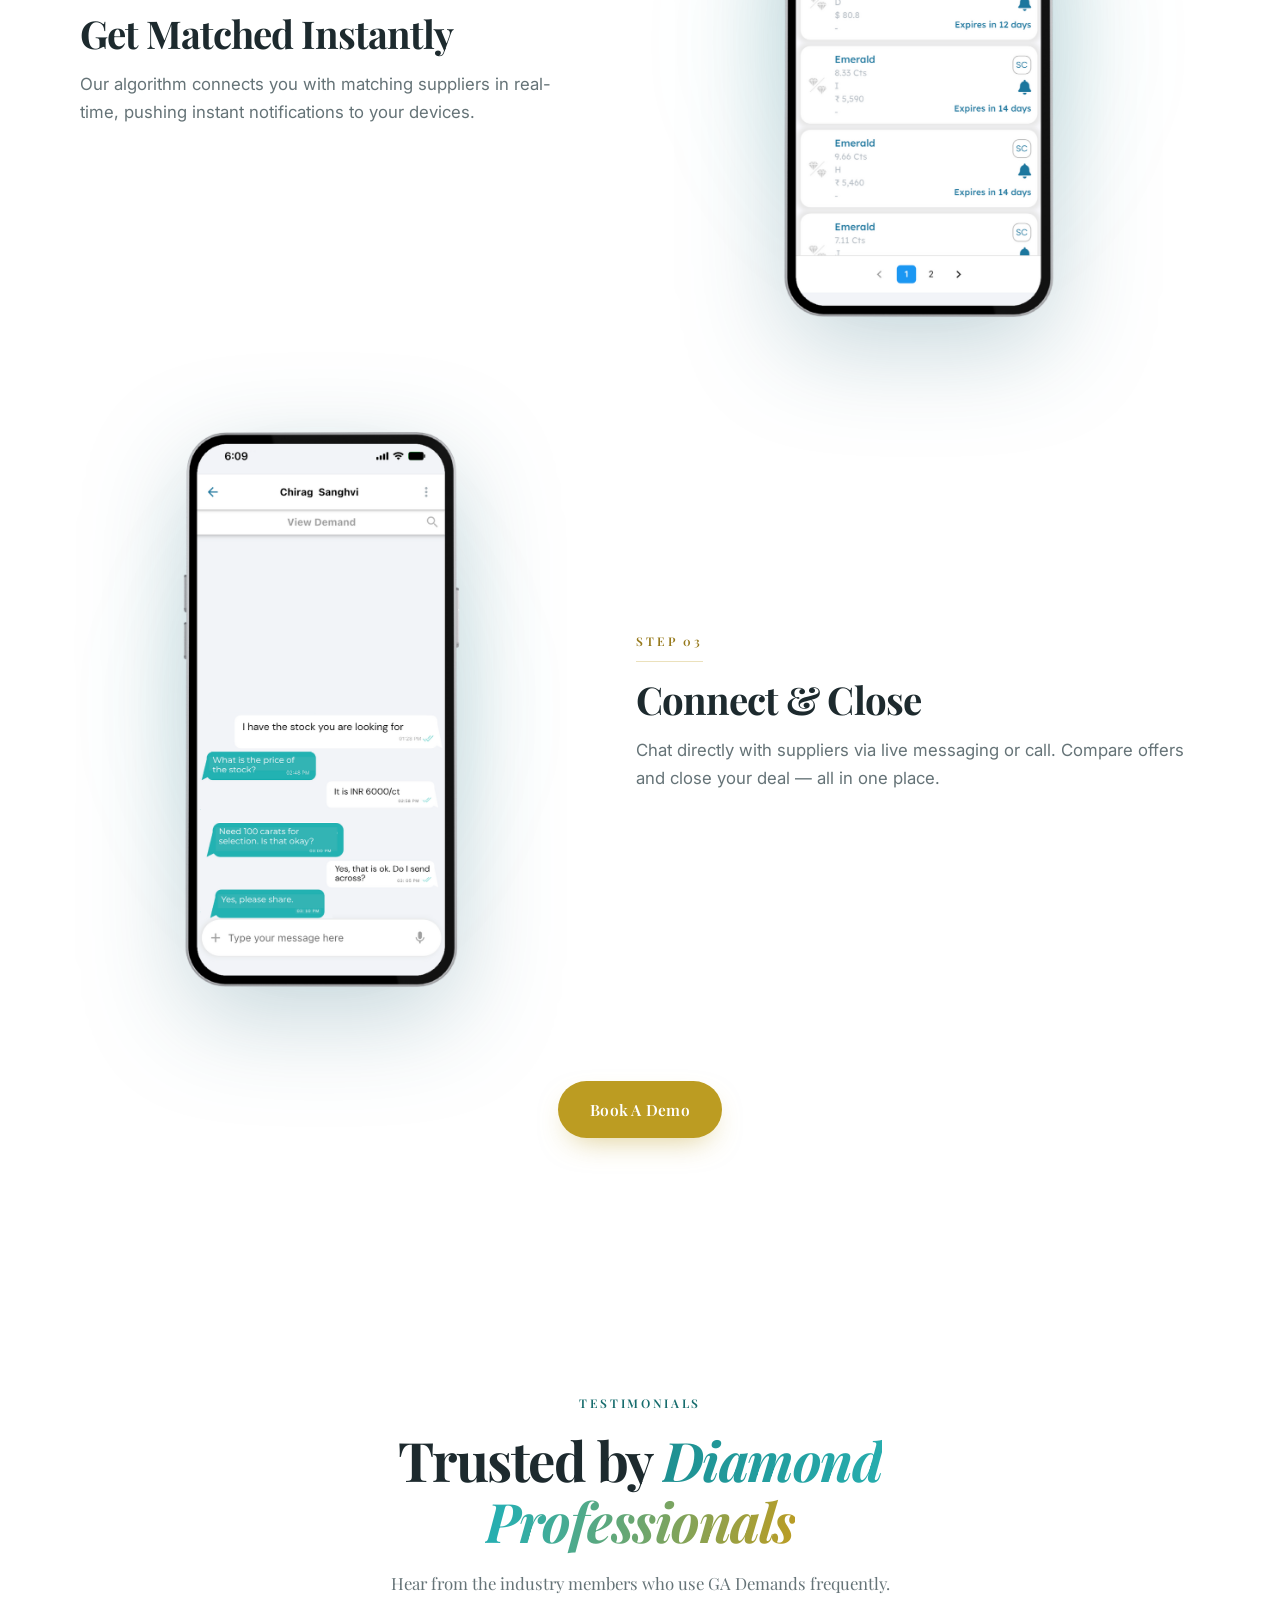
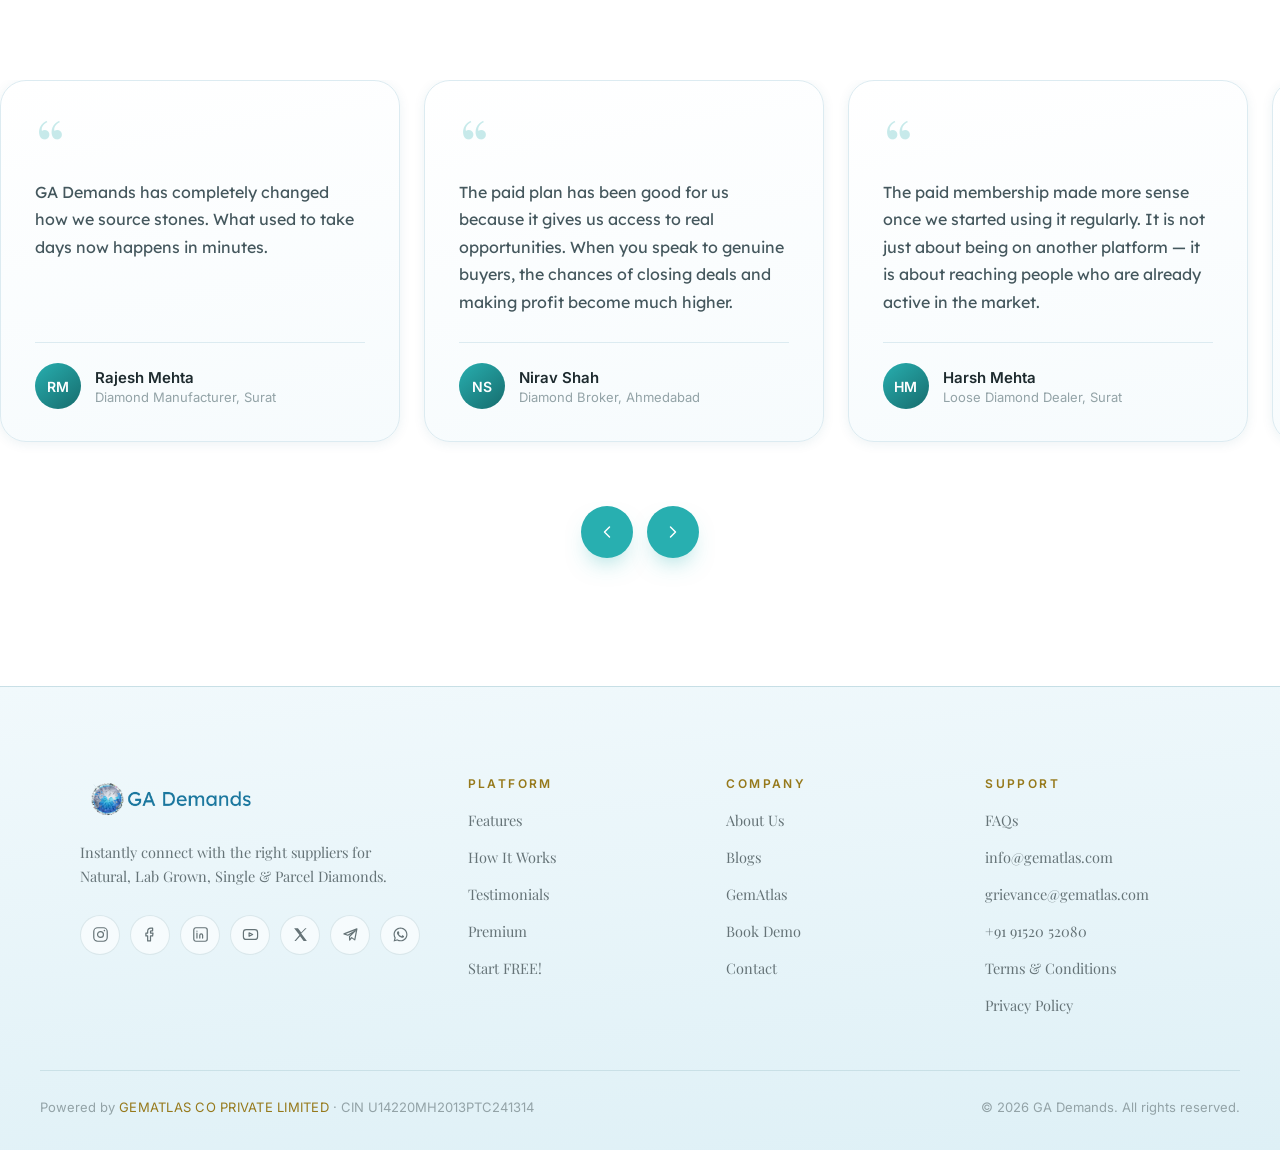
<file: how-it-works.html>
<!DOCTYPE html>
<html lang="en">
<head>
<meta charset="UTF-8">
<meta name="viewport" content="width=device-width, initial-scale=1.0">
<title>How It Works — GA Demands</title>
<meta name="description" content="See how buyers post demands and get matched instantly, and how sellers upload inventory and close deals on GA Demands.">
<meta name="theme-color" content="#EAF6FB">
<link rel="icon" href="assets/images/image09.png">
<link rel="preconnect" href="https://fonts.googleapis.com">
<link rel="preconnect" href="https://fonts.gstatic.com" crossorigin>
<link href="https://fonts.googleapis.com/css2?family=Playfair+Display:ital,wght@0,400;0,500;0,600;0,700;0,900;1,400&family=Inter:wght@300;400;500;600;700&family=Lexend+Deca:wght@400;500;600&display=swap" rel="stylesheet">
<link rel="stylesheet" href="assets/css/style.css">
</head>
<body>

<div class="scroll-progress" id="scrollProgress"></div>

<header class="header" id="header">
  <div class="container header__inner">
    <a href="index.html" class="brand" aria-label="GA Demands home">
      <img src="assets/images/image09.png" alt="GA Demands" class="brand__logo">
    </a>
    <nav class="nav" id="nav" aria-label="Primary">
      <a href="about.html" class="nav__link">About Us</a>
      <a href="features.html" class="nav__link">Features</a>
      <a href="how-it-works.html" class="nav__link is-active">How It Works</a>
      <a href="https://blogs.gademands.com/" class="nav__link" target="_blank" rel="noopener">Blogs</a>
      <a href="faq.html" class="nav__link">FAQs</a>
      <a href="contact.html" class="nav__link">Contact</a>
      <a href="https://pages.razorpay.com/stores/st_SczK1m9x4q4Thu" class="nav__link nav__link--gold" target="_blank" rel="noopener">Premium</a>
      <div class="nav__cta">
        <a href="https://calendly.com/gademands-demo/30min" class="btn btn--ghost" target="_blank" rel="noopener">Book Demo</a>
        <a href="https://gademands.app.link/web" class="btn btn--primary" target="_blank" rel="noopener">Start FREE!</a>
      </div>
    </nav>
    <button class="burger" id="burger" aria-label="Open menu" aria-expanded="false" aria-controls="nav">
      <span></span><span></span><span></span>
    </button>
  </div>
</header>

<main>
<section class="page-hero">
  <div class="container">
    <p class="page-hero__crumb"><a href="index.html">Home</a> &rsaquo; How It Works</p>
    <p class="kicker">Simple Process</p>
    <h1 class="page-hero__title">How It Works in <em>3 Simple Steps</em></h1>
    <p class="page-hero__lede">Whether you're buying or selling, the process is fast &amp; easy.</p>
  </div>
</section>

<section class="how section" id="how">
  <div class="how__bg" aria-hidden="true"></div>
  <div class="container">

    <div class="toggle reveal" role="tablist" aria-label="Choose buyer or seller journey">
      <span class="toggle__pill" id="togglePill"></span>
      <button class="toggle__btn is-active" data-role="buyer" role="tab" aria-selected="true" aria-controls="panel-buyer" id="tab-buyer">Buyer</button>
      <button class="toggle__btn" data-role="seller" role="tab" aria-selected="false" aria-controls="panel-seller" id="tab-seller">Seller</button>
    </div>

    <div class="steps is-active" id="panel-buyer" role="tabpanel" aria-labelledby="tab-buyer">
      <article class="step">
        <div class="step__media tilt"><img src="assets/images/image31.png" alt="Adding a demand in the GA Demands app: choose Parcel, Single Non Certified or Single Certified" loading="lazy"></div>
        <div class="step__body">
          <span class="step__num">Step 01</span>
          <h3 class="step__title">Post Demand</h3>
          <p class="step__text">Post buying requirements for Natural, Lab-Grown, Single or Parcel diamonds with your specifications.</p>
        </div>
      </article>
      <article class="step step--rev">
        <div class="step__media tilt"><img src="assets/images/image32.png" alt="Matched inventory list with suppliers in the GA Demands app" loading="lazy"></div>
        <div class="step__body">
          <span class="step__num">Step 02</span>
          <h3 class="step__title">Get Matched Instantly</h3>
          <p class="step__text">Our algorithm connects you with matching suppliers in real-time, pushing instant notifications to your devices.</p>
        </div>
      </article>
      <article class="step">
        <div class="step__media tilt"><img src="assets/images/image33.png" alt="In-app chat between a buyer and a supplier negotiating price" loading="lazy"></div>
        <div class="step__body">
          <span class="step__num">Step 03</span>
          <h3 class="step__title">Connect &amp; Close</h3>
          <p class="step__text">Chat directly with suppliers via live messaging or call. Compare offers and close your deal — all in one place.</p>
        </div>
      </article>
    </div>

    <div class="steps" id="panel-seller" role="tabpanel" aria-labelledby="tab-seller" hidden>
      <article class="step">
        <div class="step__media tilt"><img src="assets/images/image24.png" alt="Uploading stock in the GA Demands app with single or bulk upload" loading="lazy"></div>
        <div class="step__body">
          <span class="step__num">Step 01</span>
          <h3 class="step__title">Upload Inventory</h3>
          <p class="step__text">Add stones one by one or bulk upload via Excel. Your inventory goes live immediately and starts matching.</p>
        </div>
      </article>
      <article class="step step--rev">
        <div class="step__media tilt"><img src="assets/images/image19.png" alt="Filtered inventory results in the GA Demands app" loading="lazy"></div>
        <div class="step__body">
          <span class="step__num">Step 02</span>
          <h3 class="step__title">Filter Matched Demands</h3>
          <p class="step__text">Browse live buyer demands by type, shape, carat and quality to find the ones that fit your stock.</p>
        </div>
      </article>
      <article class="step">
        <div class="step__media tilt"><img src="assets/images/image25.png" alt="Sharing inventory and calling a buyer from the GA Demands app" loading="lazy"></div>
        <div class="step__body">
          <span class="step__num">Step 03</span>
          <h3 class="step__title">Send Inventory &amp; Call</h3>
          <p class="step__text">Share your stones directly with the buyer, message or call them, and close the deal.</p>
        </div>
      </article>
    </div>

    <div class="how__cta reveal">
      <a href="https://calendly.com/gademands-demo/30min" class="btn btn--gold btn--lg btn--shine" target="_blank" rel="noopener">Book A Demo</a>
    </div>
  </div>
</section>

<section class="testi section" id="testimonials">
  <div class="container">
    <header class="section__head reveal">
      <p class="kicker">Testimonials</p>
      <h2 class="section__title">Trusted by <em>Diamond Professionals</em></h2>
      <p class="section__lede">Hear from the industry members who use GA Demands frequently.</p>
    </header>
  </div>
  <div class="testi__viewport reveal">
    <div class="testi__track" id="testiTrack">
      <figure class="quote"><span class="quote__mark">&ldquo;</span><blockquote>GA Demands has completely changed how we source stones. What used to take days now happens in minutes.</blockquote><figcaption><span class="quote__avatar">RM</span><span><strong>Rajesh Mehta</strong><em>Diamond Manufacturer, Surat</em></span></figcaption></figure>
      <figure class="quote"><span class="quote__mark">&ldquo;</span><blockquote>The paid plan has been good for us because it gives us access to real opportunities. When you speak to genuine buyers, the chances of closing deals and making profit become much higher.</blockquote><figcaption><span class="quote__avatar">NS</span><span><strong>Nirav Shah</strong><em>Diamond Broker, Ahmedabad</em></span></figcaption></figure>
      <figure class="quote"><span class="quote__mark">&ldquo;</span><blockquote>The paid membership made more sense once we started using it regularly. It is not just about being on another platform — it is about reaching people who are already active in the market.</blockquote><figcaption><span class="quote__avatar">HM</span><span><strong>Harsh Mehta</strong><em>Loose Diamond Dealer, Surat</em></span></figcaption></figure>
      <figure class="quote"><span class="quote__mark">&ldquo;</span><blockquote>Amazing experience, amazing paid features made a lot of sales.</blockquote><figcaption><span class="quote__avatar">JJ</span><span><strong>Jignesh Jhaveri</strong><em>Diamond Buyer, Surat</em></span></figcaption></figure>
      <figure class="quote"><span class="quote__mark">&ldquo;</span><blockquote>This is the best app for the industry! Amazing job to the team — premium features have helped sell so much stock!</blockquote><figcaption><span class="quote__avatar">BP</span><span><strong>Bhavesh Parekh</strong><em>Loose Diamond Dealer, Mumbai</em></span></figcaption></figure>
      <figure class="quote"><span class="quote__mark">&ldquo;</span><blockquote>Nice app for sourcing diamonds.</blockquote><figcaption><span class="quote__avatar">SD</span><span><strong>Shaan Devnani</strong><em>Diamond Broker, Mumbai</em></span></figcaption></figure>
      <figure class="quote"><span class="quote__mark">&ldquo;</span><blockquote>GA Demands is useful because it connects us with real market demand. The app is easy to use, and the paid plan gives us better value when we want serious business.</blockquote><figcaption><span class="quote__avatar">YP</span><span><strong>Yash Patel</strong><em>Diamond Buyer, Mumbai</em></span></figcaption></figure>
      <figure class="quote"><span class="quote__mark">&ldquo;</span><blockquote>We started getting better quality leads almost immediately. Matching is very accurate.</blockquote><figcaption><span class="quote__avatar">MJ</span><span><strong>Mehul Jain</strong><em>Diamond Trader, Mumbai</em></span></figcaption></figure>
      <figure class="quote"><span class="quote__mark">&ldquo;</span><blockquote>Extremely easy to use and very effective. It has become essential for our daily sourcing.</blockquote><figcaption><span class="quote__avatar">AP</span><span><strong>Amit Patel</strong><em>Jewellery Wholesaler, Ahmedabad</em></span></figcaption></figure>
      <figure class="quote"><span class="quote__mark">&ldquo;</span><blockquote>Very intuitive platform. Saves time and improves deal closure rate significantly.</blockquote><figcaption><span class="quote__avatar">KM</span><span><strong>Kunal Mehta</strong><em>Jeweller, Jaipur</em></span></figcaption></figure>
    </div>
  </div>
  <div class="container testi__nav reveal">
    <button class="nav-btn" id="testiPrev" aria-label="Previous testimonial"><svg viewBox="0 0 24 24" aria-hidden="true"><path d="M15 18l-6-6 6-6"/></svg></button>
    <button class="nav-btn" id="testiNext" aria-label="Next testimonial"><svg viewBox="0 0 24 24" aria-hidden="true"><path d="M9 18l6-6-6-6"/></svg></button>
  </div>
</section>
</main>

<footer class="footer">
  <div class="container footer__top">

    <div class="footer__brand">
      <img src="assets/images/image09.png" alt="GA Demands" class="footer__logo">
      <p class="footer__tag">Instantly connect with the right suppliers for Natural, Lab Grown, Single &amp; Parcel Diamonds.</p>
      <div class="socials">
        <a href="https://www.instagram.com/gematlasonline/" aria-label="Instagram" target="_blank" rel="noopener"><svg viewBox="0 0 24 24" aria-hidden="true"><rect x="2.5" y="2.5" width="19" height="19" rx="5.5"/><circle cx="12" cy="12" r="4.2"/><circle cx="17.5" cy="6.5" r="1.1" fill="currentColor" stroke="none"/></svg></a>
        <a href="https://www.facebook.com/gematlas" aria-label="Facebook" target="_blank" rel="noopener"><svg viewBox="0 0 24 24" aria-hidden="true"><path d="M15 3h-2.5A4.5 4.5 0 008 7.5V10H5.5v4H8v7h4v-7h3l.5-4H12V7.8c0-.6.3-1 1-1H15V3z"/></svg></a>
        <a href="https://www.linkedin.com/company/gematlas" aria-label="LinkedIn" target="_blank" rel="noopener"><svg viewBox="0 0 24 24" aria-hidden="true"><rect x="2.5" y="2.5" width="19" height="19" rx="3"/><path d="M7 10v7M7 7.2v.1M11 17v-4a2 2 0 014 0v4"/></svg></a>
        <a href="https://www.youtube.com/user/GemAtlas" aria-label="YouTube" target="_blank" rel="noopener"><svg viewBox="0 0 24 24" aria-hidden="true"><rect x="2" y="5" width="20" height="14" rx="4"/><path d="M10 9.5l5 2.5-5 2.5v-5z"/></svg></a>
        <a href="https://twitter.com/GemAtlas" aria-label="Twitter" target="_blank" rel="noopener"><svg viewBox="0 0 24 24" aria-hidden="true"><path d="M3 3l7.5 9.8L3.4 21h2l6-6.6 5 6.6H21l-7.9-10.4L20.6 3h-2l-5.6 6.2L8.4 3H3z" fill="currentColor" stroke="none"/></svg></a>
        <a href="https://t.me/gematlas" aria-label="Telegram" target="_blank" rel="noopener"><svg viewBox="0 0 24 24" aria-hidden="true"><path d="M21 4L2.8 11.2l5.4 1.8L19 6.6l-8.4 8.2.2 5 2.8-3.4 4.4 3.2L21 4z"/></svg></a>
        <a href="https://wa.me/919152052076" aria-label="WhatsApp" target="_blank" rel="noopener"><svg viewBox="0 0 32 32" aria-hidden="true"><path fill="currentColor" stroke="none" d="M16.001 2.933c-7.213 0-13.067 5.854-13.067 13.067 0 2.301.604 4.553 1.751 6.537L3 29.067l6.688-1.751a13.02 13.02 0 006.313 1.61h.006c7.213 0 13.067-5.854 13.067-13.067S23.214 2.933 16.001 2.933zm0 23.913a10.83 10.83 0 01-5.522-1.513l-.396-.235-4.106 1.076 1.096-4.003-.258-.41a10.84 10.84 0 01-1.668-5.761c0-5.998 4.881-10.879 10.879-10.879S26.88 10.002 26.88 16s-4.881 10.846-10.879 10.846zm5.955-8.151c-.326-.163-1.929-.952-2.228-1.061-.299-.109-.517-.163-.735.163-.217.326-.844 1.061-1.035 1.279-.19.217-.381.245-.707.082-.326-.163-1.376-.507-2.621-1.617-.969-.864-1.624-1.931-1.814-2.257-.19-.326-.02-.502.143-.665.147-.146.326-.381.489-.571.163-.19.217-.326.326-.544.109-.217.054-.408-.027-.571-.082-.163-.735-1.771-1.007-2.426-.265-.638-.535-.552-.735-.562-.19-.009-.408-.011-.626-.011-.217 0-.571.082-.87.408-.299.326-1.143 1.117-1.143 2.725s1.17 3.159 1.334 3.377c.163.217 2.302 3.514 5.578 4.928.78.337 1.389.538 1.863.688.783.249 1.496.214 2.06.13.629-.094 1.929-.789 2.201-1.55.272-.762.272-1.415.19-1.55-.082-.136-.299-.217-.626-.38z"/></svg></a>
      </div>
    </div>

    <nav class="footer__col" aria-label="Platform">
      <h3>Platform</h3>
      <a href="features.html">Features</a>
      <a href="how-it-works.html">How It Works</a>
      <a href="index.html#testimonials">Testimonials</a>
      <a href="https://pages.razorpay.com/stores/st_SczK1m9x4q4Thu" target="_blank" rel="noopener">Premium</a>
      <a href="https://gademands.app.link/web" target="_blank" rel="noopener">Start FREE!</a>
    </nav>

    <nav class="footer__col" aria-label="Company">
      <h3>Company</h3>
      <a href="about.html">About Us</a>
      <a href="https://blogs.gademands.com/" target="_blank" rel="noopener">Blogs</a>
      <a href="https://www.gematlas.com" target="_blank" rel="noopener">GemAtlas</a>
      <a href="https://calendly.com/gademands-demo/30min" target="_blank" rel="noopener">Book Demo</a>
      <a href="contact.html">Contact</a>
    </nav>

    <nav class="footer__col" aria-label="Support">
      <h3>Support</h3>
      <a href="faq.html">FAQs</a>
      <a href="mailto:info@gematlas.com">info@gematlas.com</a>
      <a href="mailto:grievance@gematlas.com">grievance@gematlas.com</a>
      <a href="tel:+919152052080">+91 91520 52080</a>
      <a href="terms.html">Terms &amp; Conditions</a>
      <a href="privacy.html">Privacy Policy</a>
    </nav>

  </div>

  <div class="container footer__bottom">
    <p class="footer__powered">Powered by <a href="https://www.gematlas.com" target="_blank" rel="noopener">GEMATLAS CO PRIVATE LIMITED</a> &middot; CIN U14220MH2013PTC241314</p>
    <p class="footer__copy">&copy; <span id="year">2026</span> GA Demands. All rights reserved.</p>
  </div>
</footer>

<a href="https://wa.me/919152052076" class="whatsapp-fab" aria-label="Chat on WhatsApp" target="_blank" rel="noopener">
  <svg viewBox="0 0 32 32" aria-hidden="true"><path fill="currentColor" stroke="none" d="M16.001 2.933c-7.213 0-13.067 5.854-13.067 13.067 0 2.301.604 4.553 1.751 6.537L3 29.067l6.688-1.751a13.02 13.02 0 006.313 1.61h.006c7.213 0 13.067-5.854 13.067-13.067S23.214 2.933 16.001 2.933zm0 23.913a10.83 10.83 0 01-5.522-1.513l-.396-.235-4.106 1.076 1.096-4.003-.258-.41a10.84 10.84 0 01-1.668-5.761c0-5.998 4.881-10.879 10.879-10.879S26.88 10.002 26.88 16s-4.881 10.846-10.879 10.846zm5.955-8.151c-.326-.163-1.929-.952-2.228-1.061-.299-.109-.517-.163-.735.163-.217.326-.844 1.061-1.035 1.279-.19.217-.381.245-.707.082-.326-.163-1.376-.507-2.621-1.617-.969-.864-1.624-1.931-1.814-2.257-.19-.326-.02-.502.143-.665.147-.146.326-.381.489-.571.163-.19.217-.326.326-.544.109-.217.054-.408-.027-.571-.082-.163-.735-1.771-1.007-2.426-.265-.638-.535-.552-.735-.562-.19-.009-.408-.011-.626-.011-.217 0-.571.082-.87.408-.299.326-1.143 1.117-1.143 2.725s1.17 3.159 1.334 3.377c.163.217 2.302 3.514 5.578 4.928.78.337 1.389.538 1.863.688.783.249 1.496.214 2.06.13.629-.094 1.929-.789 2.201-1.55.272-.762.272-1.415.19-1.55-.082-.136-.299-.217-.626-.38z"/></svg>
</a>

<script src="assets/js/main.js"></script>
</body>
</html>
</file>
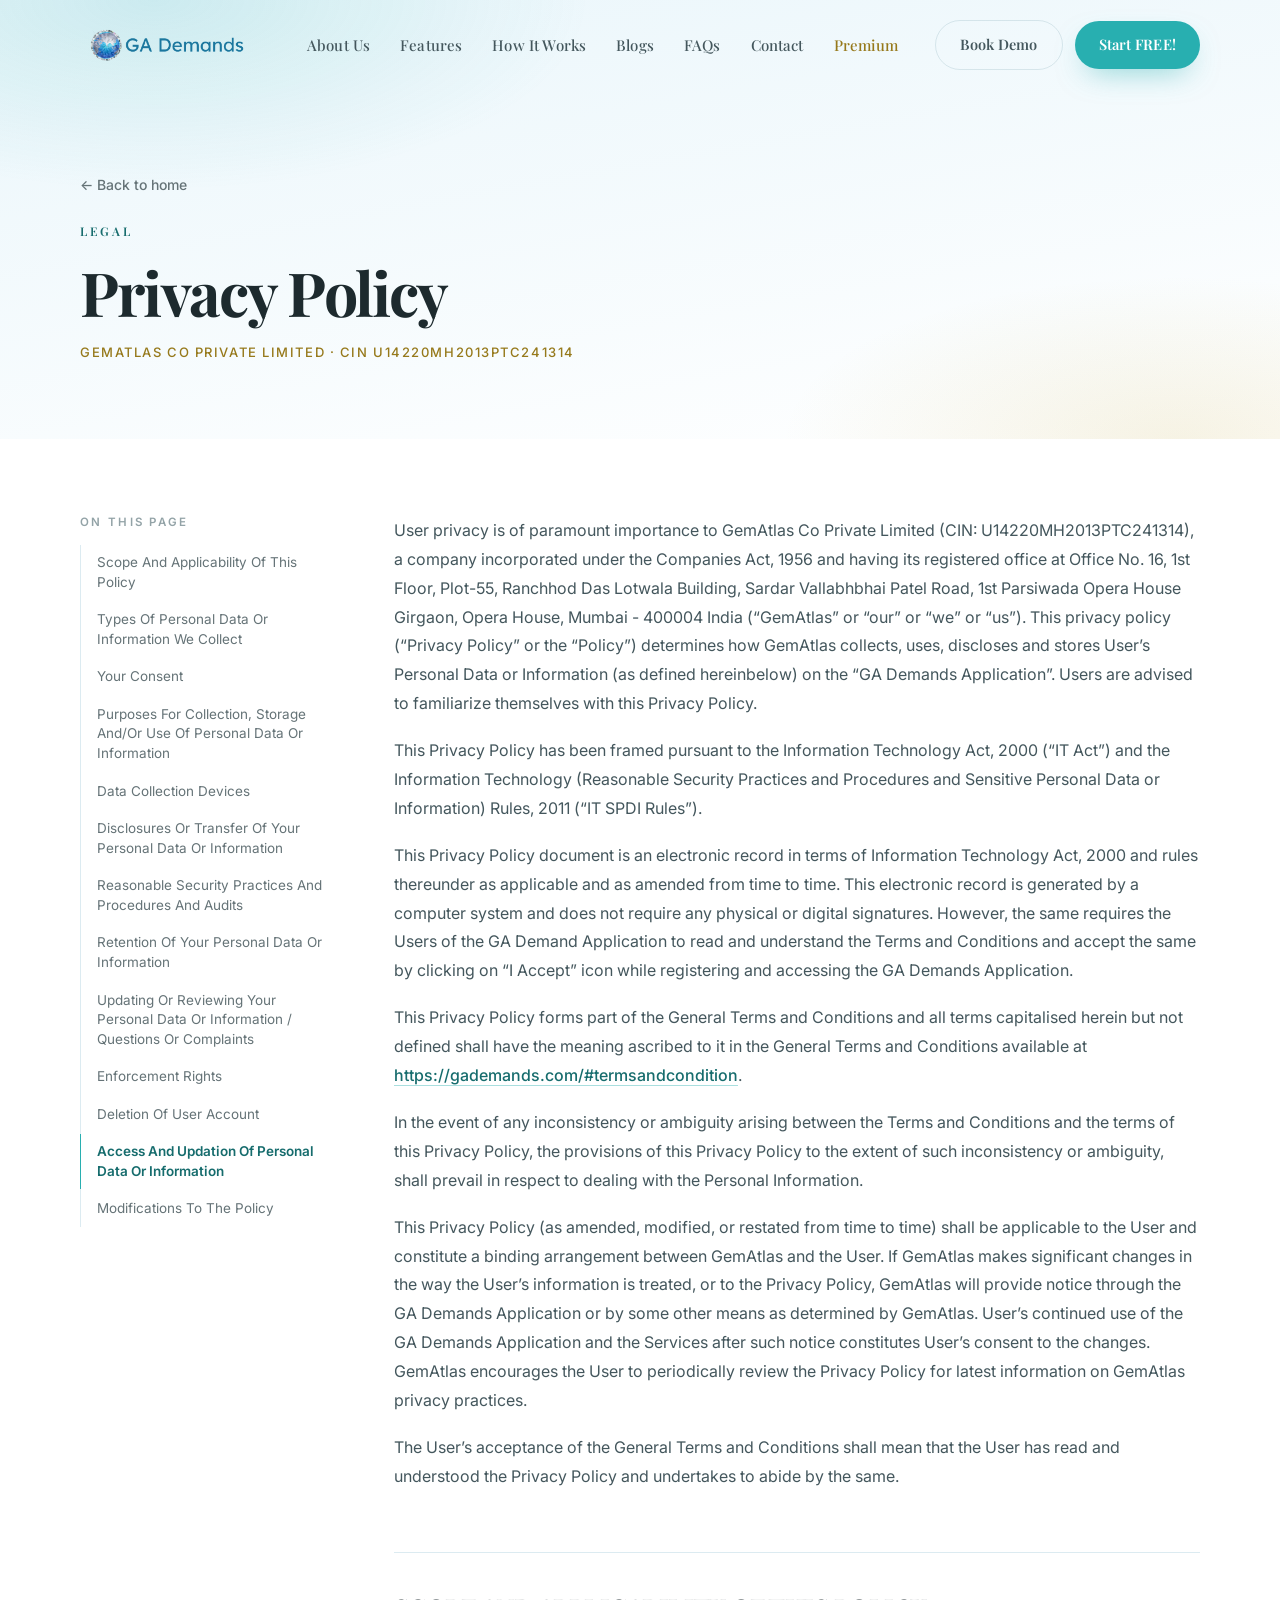
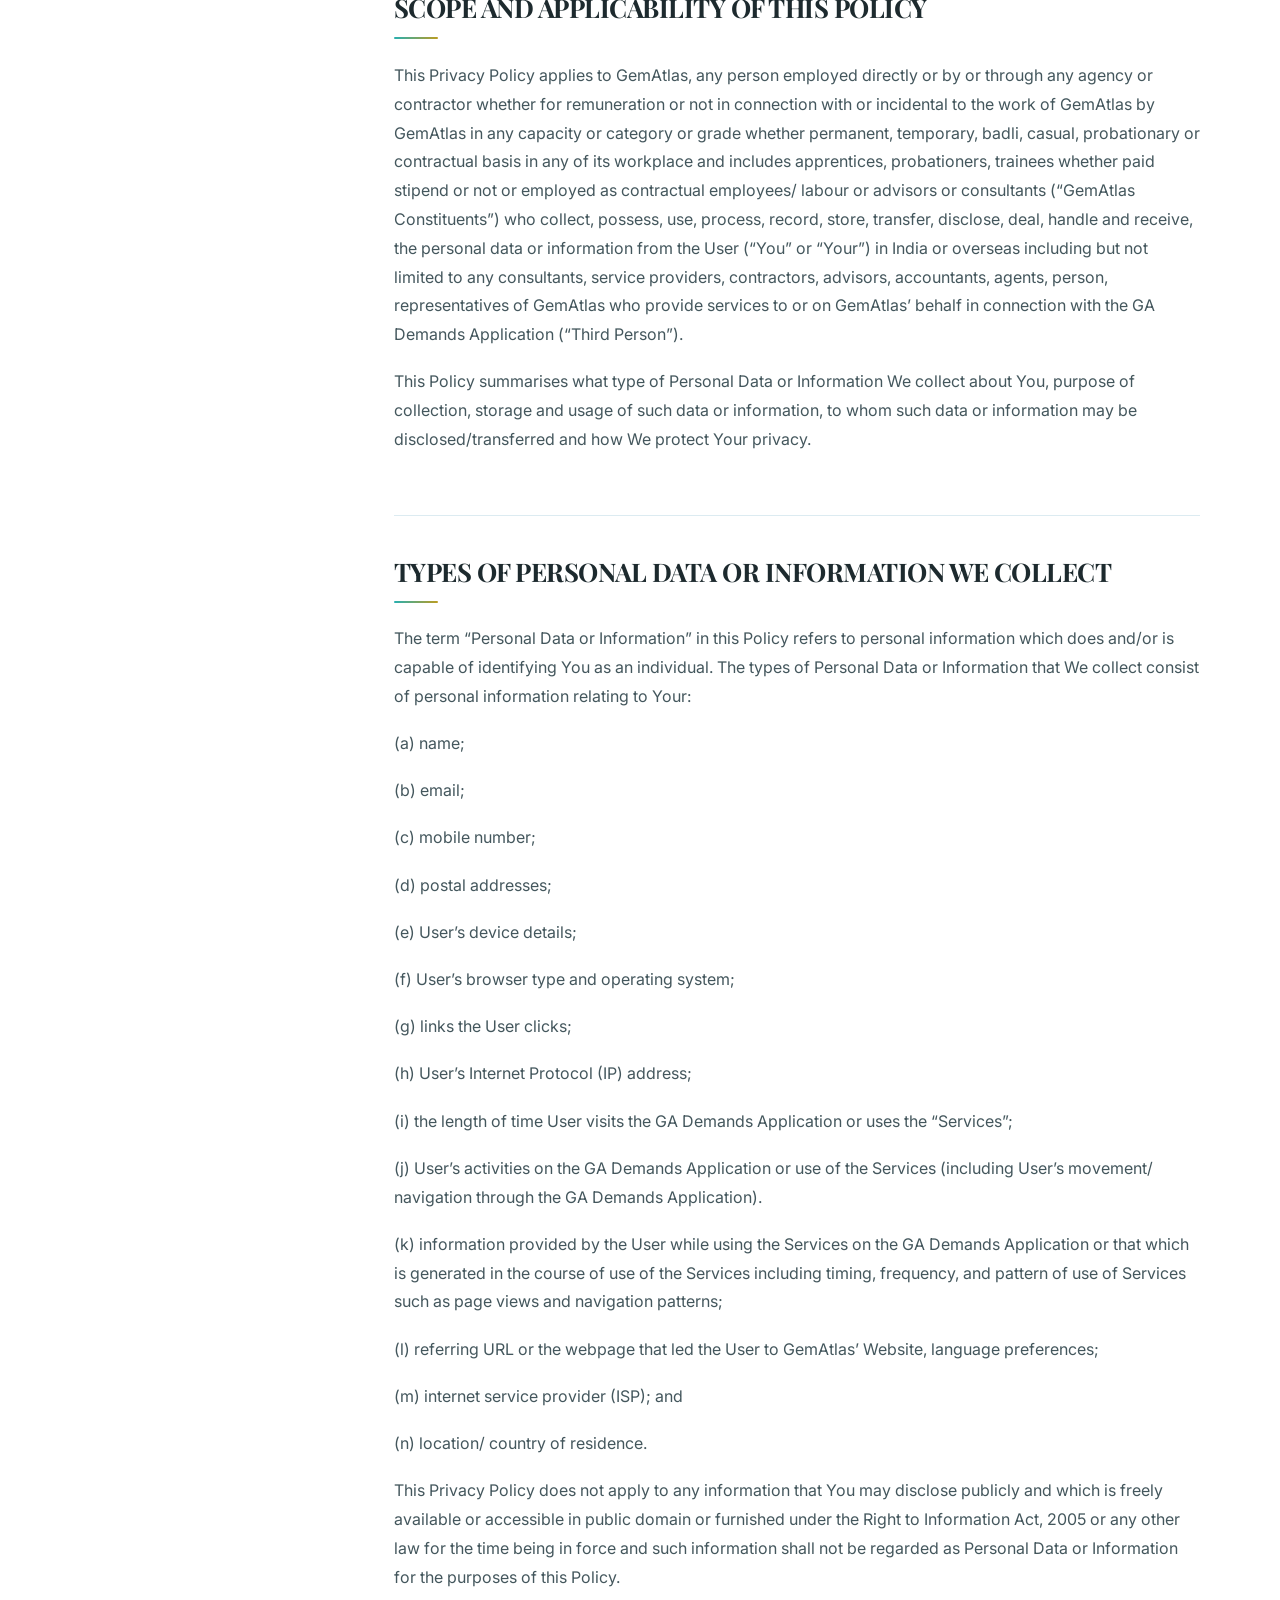
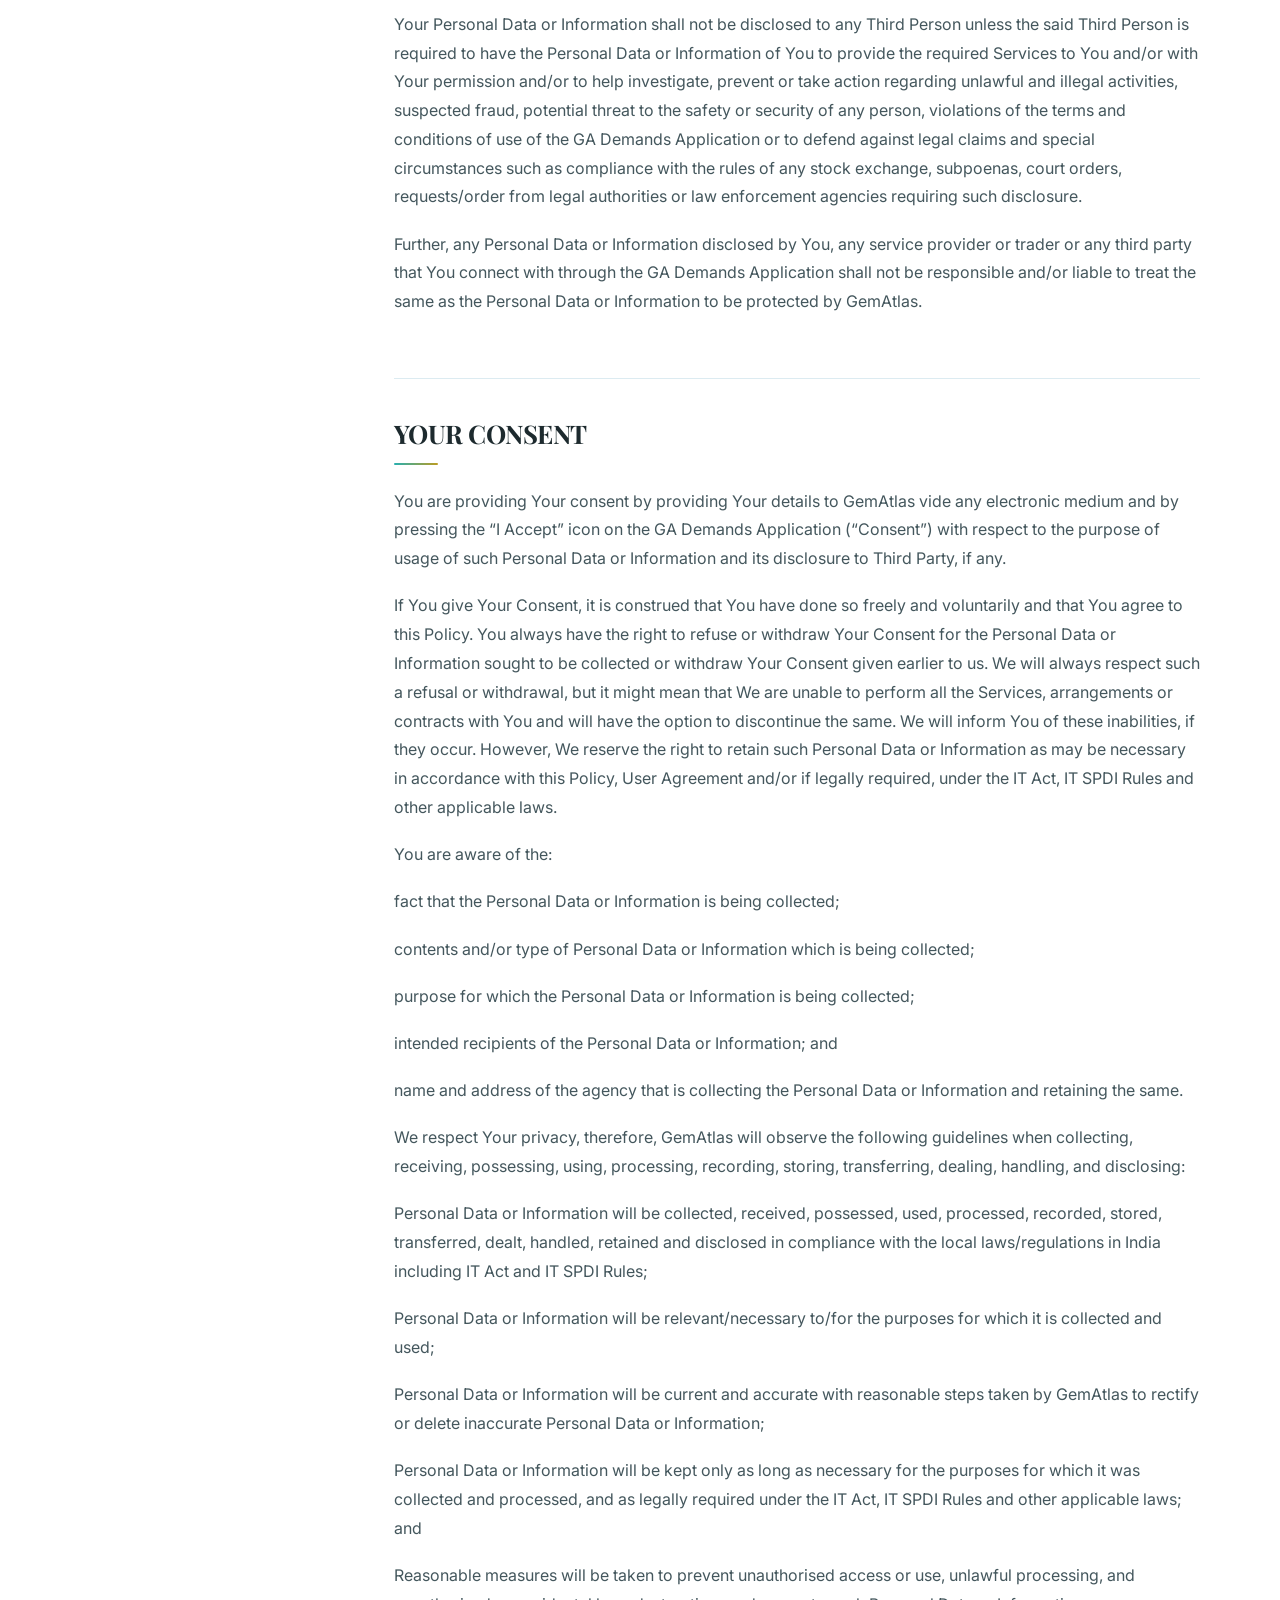
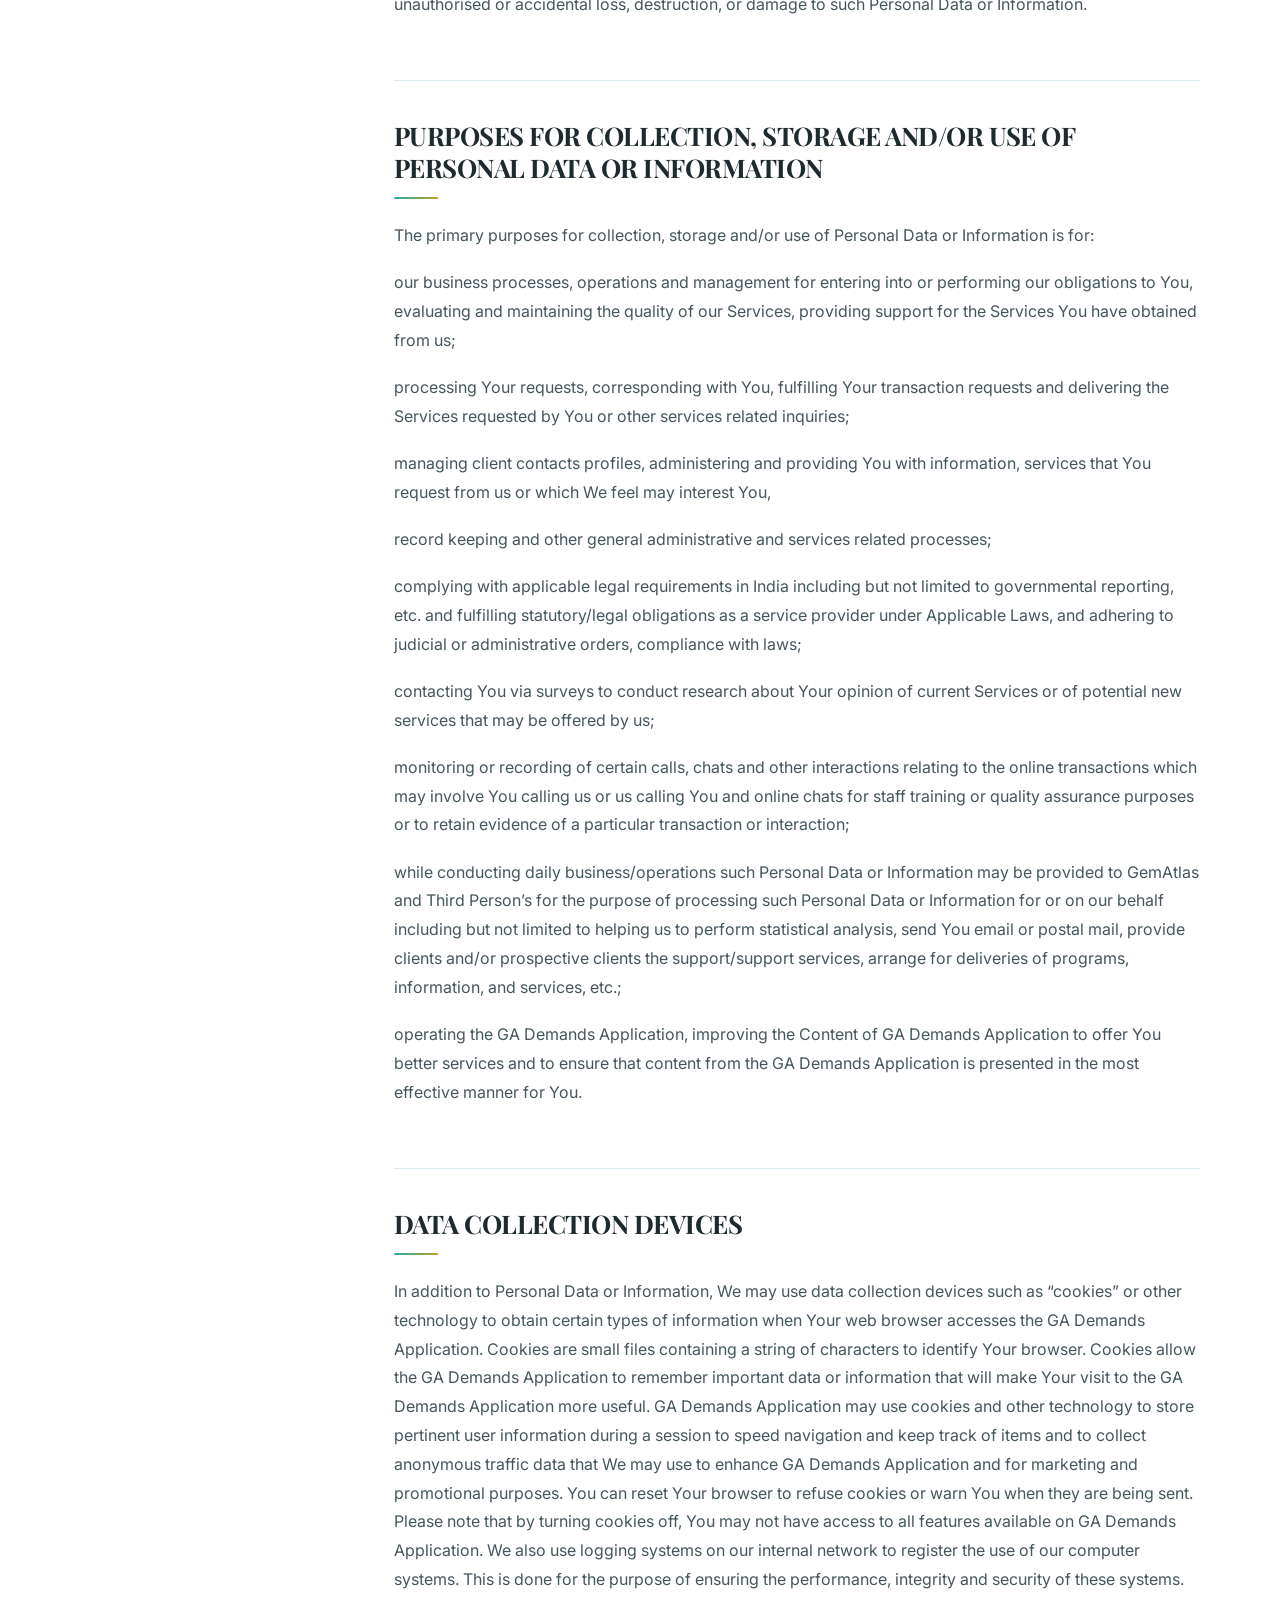
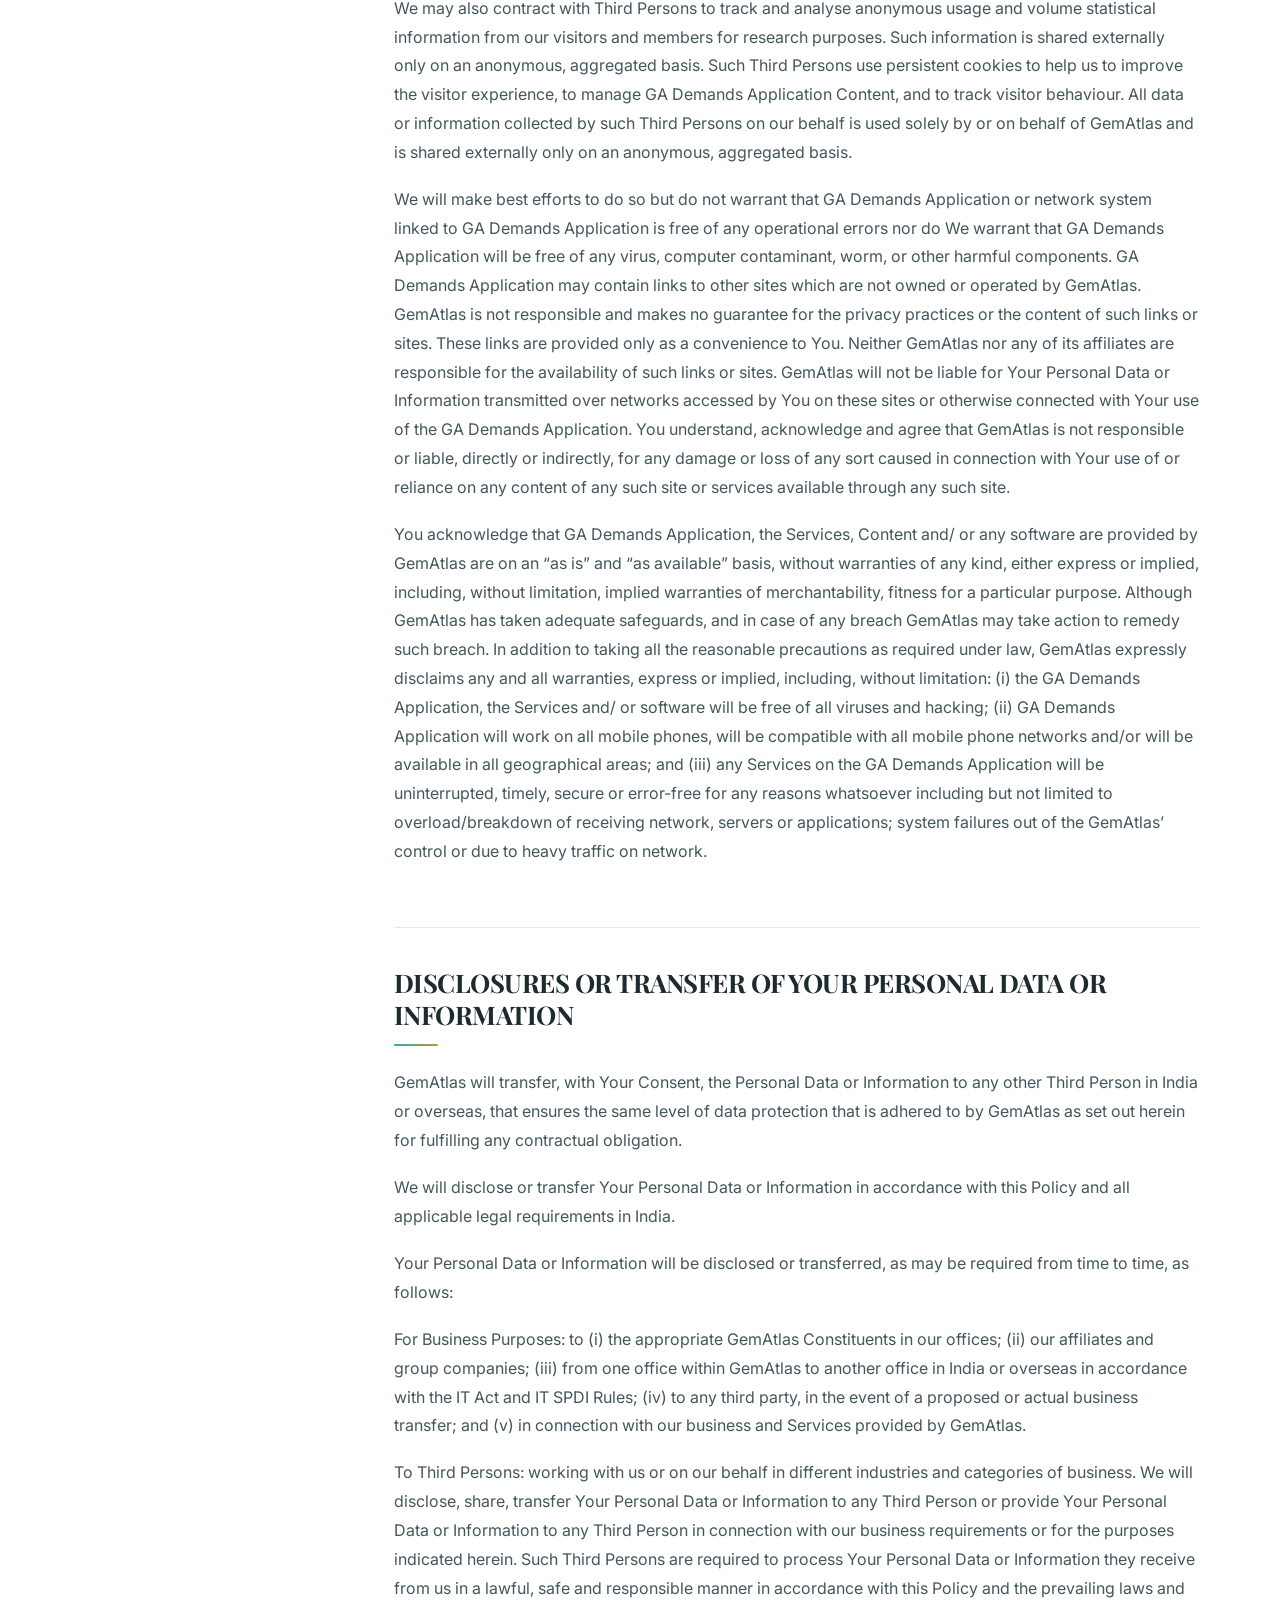
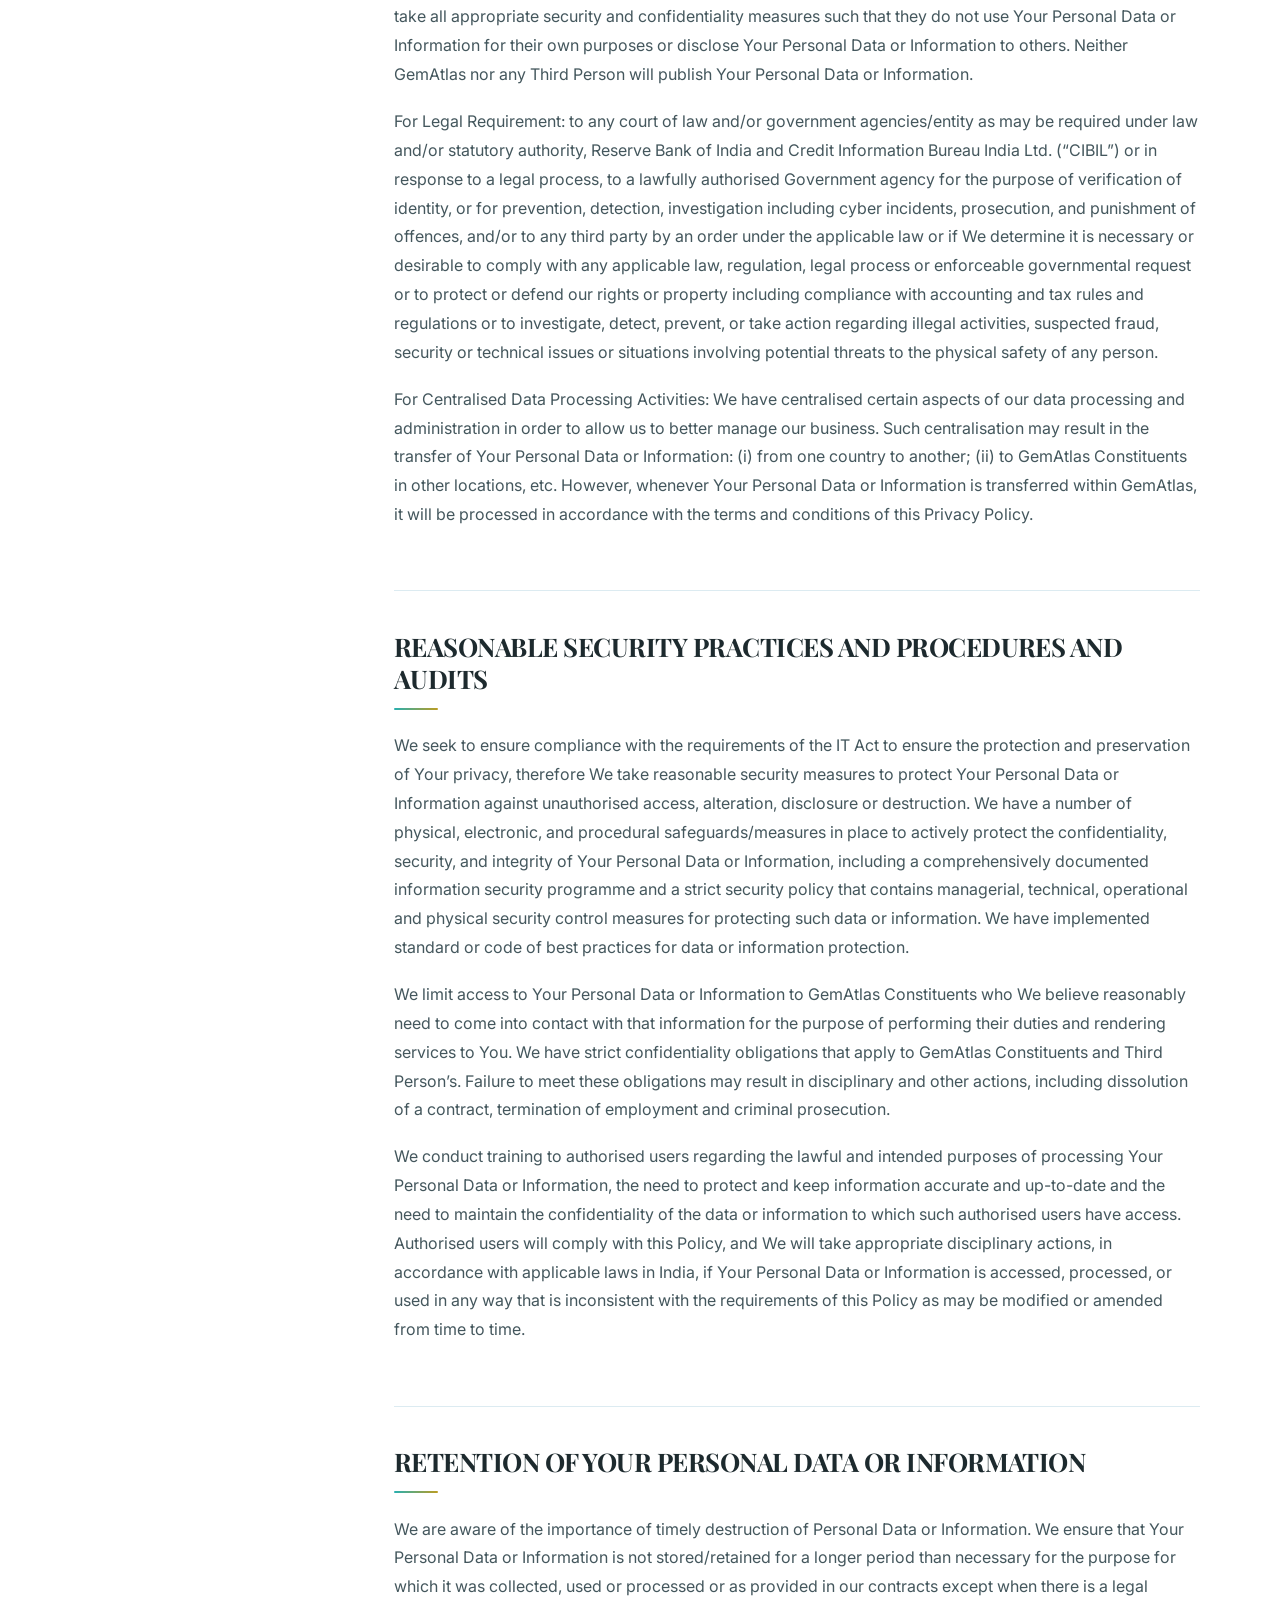
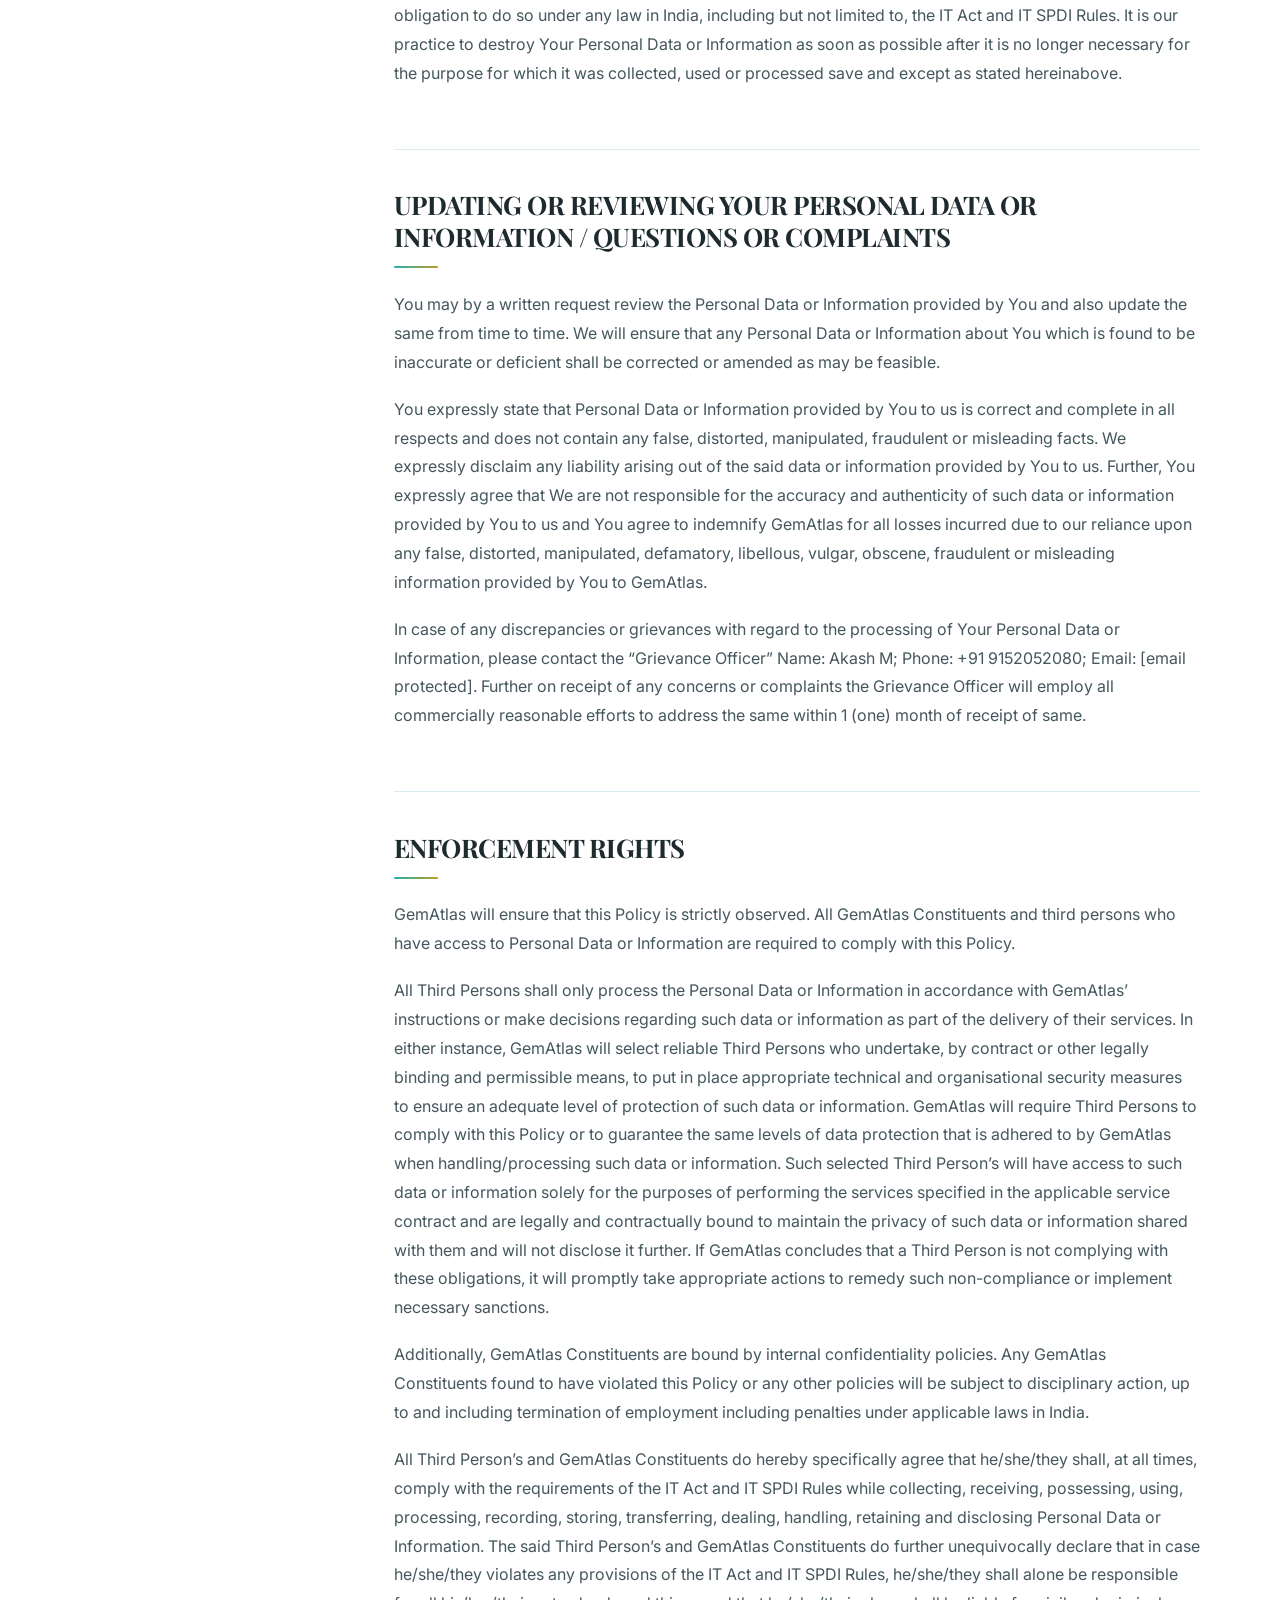
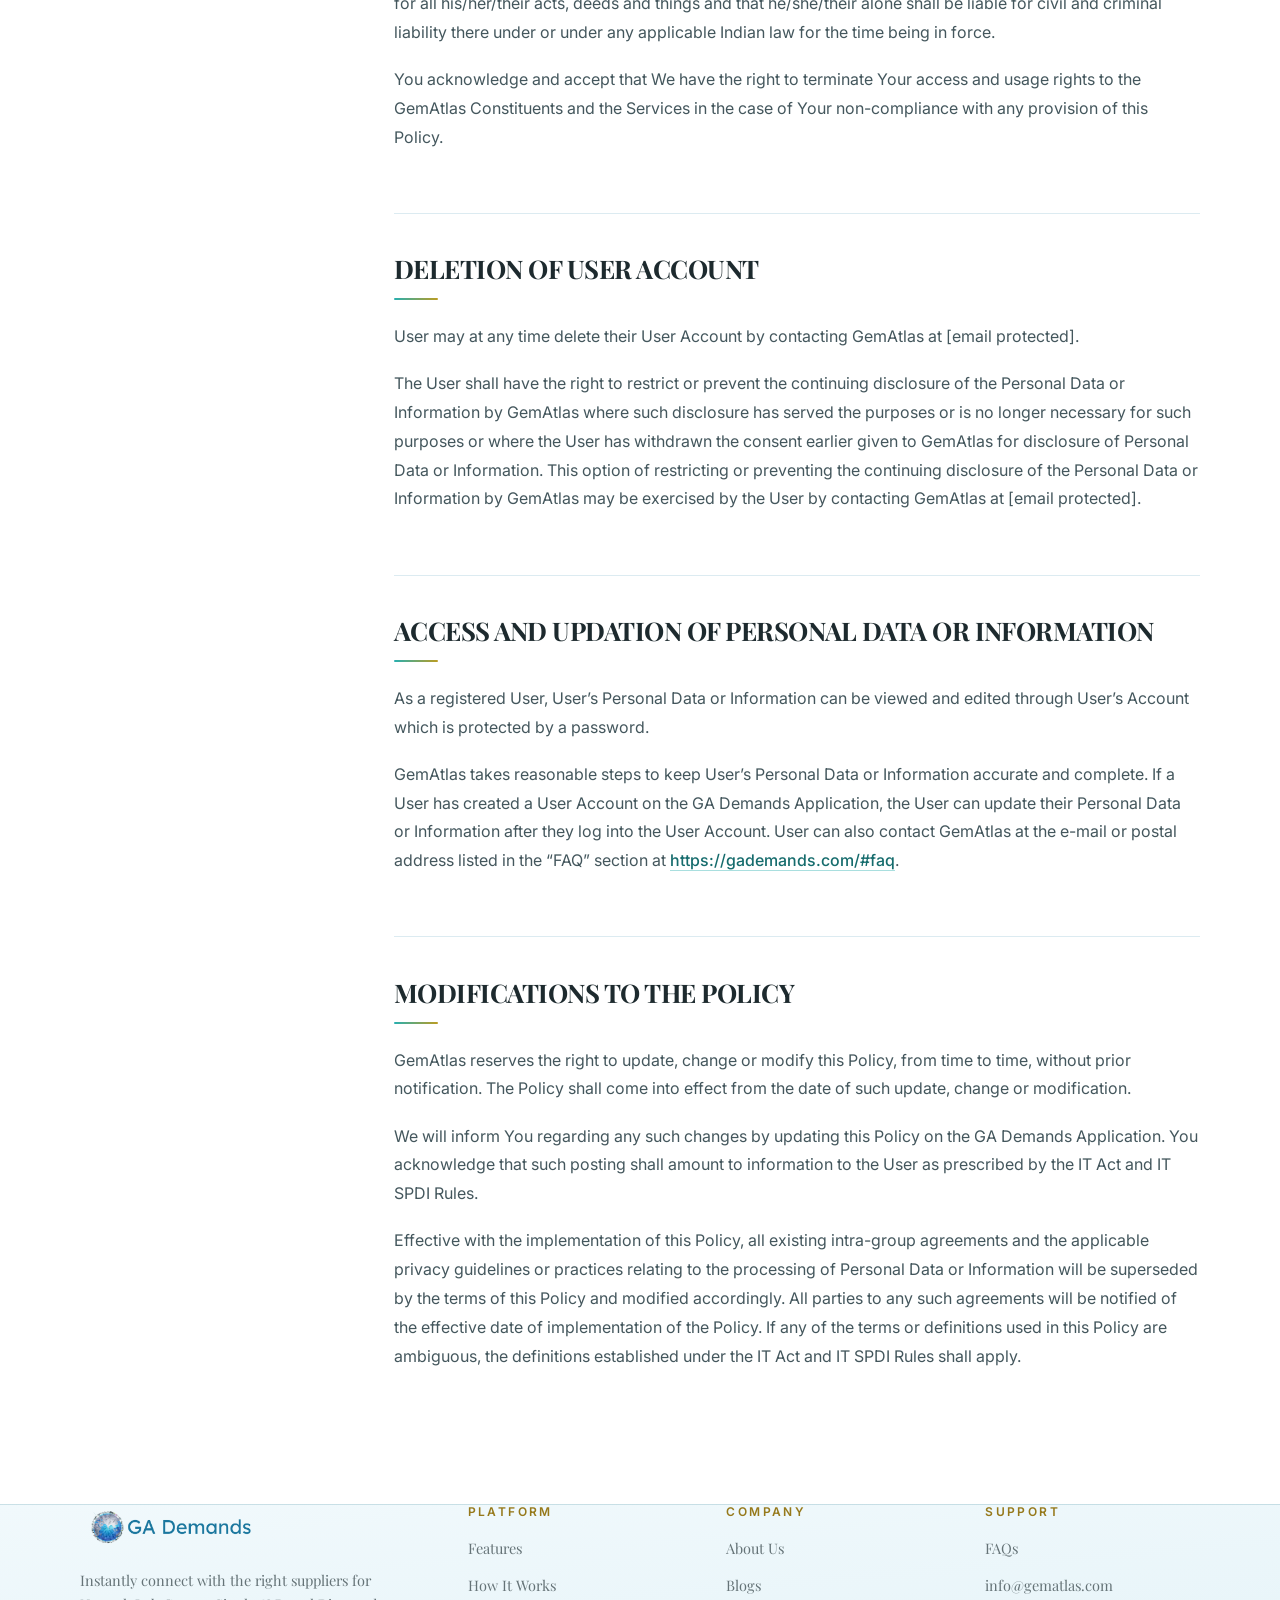
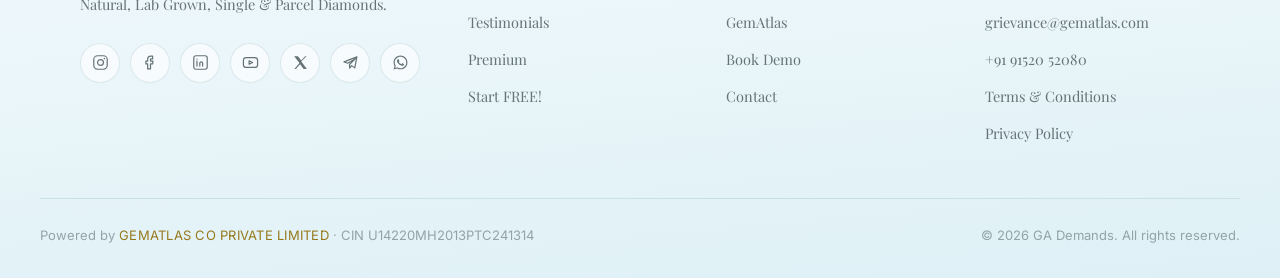
<file: privacy.html>
<!DOCTYPE html>
<html lang="en">
<head>
<meta charset="UTF-8">
<meta name="viewport" content="width=device-width, initial-scale=1.0">
<title>Privacy Policy — GA Demands</title>
<meta name="description" content="How GemAtlas Co Private Limited collects, uses, discloses and stores personal data on the GA Demands application.">
<meta name="theme-color" content="#EAF6FB">
<link rel="icon" href="assets/images/image09.png">
<link rel="preconnect" href="https://fonts.googleapis.com">
<link rel="preconnect" href="https://fonts.gstatic.com" crossorigin>
<link href="https://fonts.googleapis.com/css2?family=Playfair+Display:ital,wght@0,400;0,600;0,700;1,400&family=Inter:wght@300;400;500;600;700&family=Lexend+Deca:wght@400;500;600&display=swap" rel="stylesheet">
<link rel="stylesheet" href="assets/css/style.css">
<link rel="stylesheet" href="assets/css/legal.css">
</head>
<body class="legal-page">

<div class="scroll-progress" id="scrollProgress"></div>

<header class="header" id="header">
  <div class="container header__inner">
    <a href="index.html" class="brand" aria-label="GA Demands home">
      <img src="assets/images/image09.png" alt="GA Demands" class="brand__logo">
    </a>
    <nav class="nav" id="nav" aria-label="Primary">
      <a href="about.html" class="nav__link">About Us</a>
      <a href="features.html" class="nav__link">Features</a>
      <a href="how-it-works.html" class="nav__link">How It Works</a>
      <a href="https://blogs.gademands.com/" class="nav__link" target="_blank" rel="noopener">Blogs</a>
      <a href="faq.html" class="nav__link">FAQs</a>
      <a href="contact.html" class="nav__link">Contact</a>
      <a href="https://pages.razorpay.com/stores/st_SczK1m9x4q4Thu" class="nav__link nav__link--gold" target="_blank" rel="noopener">Premium</a>
      <div class="nav__cta">
        <a href="https://calendly.com/gademands-demo/30min" class="btn btn--ghost" target="_blank" rel="noopener">Book Demo</a>
        <a href="https://gademands.app.link/web" class="btn btn--primary" target="_blank" rel="noopener">Start FREE!</a>
      </div>
    </nav>
    <button class="burger" id="burger" aria-label="Open menu" aria-expanded="false" aria-controls="nav">
      <span></span><span></span><span></span>
    </button>
  </div>
</header>

<main>
  <section class="page-hero legal__hero">
    <div class="container">
      <a href="index.html" class="legal__back">&larr; Back to home</a>
      <p class="kicker">Legal</p>
      <h1 class="page-hero__title">Privacy Policy</h1>
      <p class="legal__sub">GemAtlas Co Private Limited &middot; CIN U14220MH2013PTC241314</p>
    </div>
  </section>

  <div class="container legal__layout">
    <aside class="legal__toc">
      <h2>On this page</h2>
      <nav>
        <a href="#c1">Scope And Applicability Of This Policy</a>
        <a href="#c2">Types Of Personal Data Or Information We Collect</a>
        <a href="#c3">Your Consent</a>
        <a href="#c4">Purposes For Collection, Storage And/Or Use Of Personal Data Or Information</a>
        <a href="#c5">Data Collection Devices</a>
        <a href="#c6">Disclosures Or Transfer Of Your Personal Data Or Information</a>
        <a href="#c7">Reasonable Security Practices And Procedures And Audits</a>
        <a href="#c8">Retention Of Your Personal Data Or Information</a>
        <a href="#c9">Updating Or Reviewing Your Personal Data Or Information / Questions Or Complaints</a>
        <a href="#c10">Enforcement Rights</a>
        <a href="#c11">Deletion Of User Account</a>
        <a href="#c12">Access And Updation Of Personal Data Or Information</a>
        <a href="#c13">Modifications To The Policy</a>
      </nav>
    </aside>
    <article class="legal__body">
<p>User privacy is of paramount importance to GemAtlas Co Private Limited (CIN: U14220MH2013PTC241314), a company incorporated under the Companies Act, 1956 and having its registered office at Office No. 16, 1st Floor, Plot-55, Ranchhod Das Lotwala Building, Sardar Vallabhbhai Patel Road, 1st Parsiwada Opera House Girgaon, Opera House, Mumbai - 400004 India (“GemAtlas” or “our” or “we” or “us”). This privacy policy (“Privacy Policy” or the “Policy”) determines how GemAtlas collects, uses, discloses and stores User’s Personal Data or Information (as defined hereinbelow) on the “GA Demands Application”. Users are advised to familiarize themselves with this Privacy Policy.</p>
<p>This Privacy Policy has been framed pursuant to the Information Technology Act, 2000 (“IT Act”) and the Information Technology (Reasonable Security Practices and Procedures and Sensitive Personal Data or Information) Rules, 2011 (“IT SPDI Rules”).</p>
<p>This Privacy Policy document is an electronic record in terms of Information Technology Act, 2000 and rules thereunder as applicable and as amended from time to time. This electronic record is generated by a computer system and does not require any physical or digital signatures. However, the same requires the Users of the GA Demand Application to read and understand the Terms and Conditions and accept the same by clicking on “I Accept” icon while registering and accessing the GA Demands Application.</p>
<p>This Privacy Policy forms part of the General Terms and Conditions and all terms capitalised herein but not defined shall have the meaning ascribed to it in the General Terms and Conditions available at <a href="https://gademands.com/#termsandcondition" target="_blank" rel="noopener">https://gademands.com/#termsandcondition</a>.</p>
<p>In the event of any inconsistency or ambiguity arising between the Terms and Conditions and the terms of this Privacy Policy, the provisions of this Privacy Policy to the extent of such inconsistency or ambiguity, shall prevail in respect to dealing with the Personal Information.</p>
<p>This Privacy Policy (as amended, modified, or restated from time to time) shall be applicable to the User and constitute a binding arrangement between GemAtlas and the User. If GemAtlas makes significant changes in the way the User’s information is treated, or to the Privacy Policy, GemAtlas will provide notice through the GA Demands Application or by some other means as determined by GemAtlas. User’s continued use of the GA Demands Application and the Services after such notice constitutes User’s consent to the changes. GemAtlas encourages the User to periodically review the Privacy Policy for latest information on GemAtlas privacy practices.</p>
<p>The User’s acceptance of the General Terms and Conditions shall mean that the User has read and understood the Privacy Policy and undertakes to abide by the same.</p>
<h2 id="c1" class="legal__h">SCOPE AND APPLICABILITY OF THIS POLICY</h2>
<p>This Privacy Policy applies to GemAtlas, any person employed directly or by or through any agency or contractor whether for remuneration or not in connection with or incidental to the work of GemAtlas by GemAtlas in any capacity or category or grade whether permanent, temporary, badli, casual, probationary or contractual basis in any of its workplace and includes apprentices, probationers, trainees whether paid stipend or not or employed as contractual employees/ labour or advisors or consultants (“GemAtlas Constituents”) who collect, possess, use, process, record, store, transfer, disclose, deal, handle and receive, the personal data or information from the User (“You” or “Your”) in India or overseas including but not limited to any consultants, service providers, contractors, advisors, accountants, agents, person, representatives of GemAtlas who provide services to or on GemAtlas’ behalf in connection with the GA Demands Application (“Third Person”).</p>
<p>This Policy summarises what type of Personal Data or Information We collect about You, purpose of collection, storage and usage of such data or information, to whom such data or information may be disclosed/transferred and how We protect Your privacy.</p>
<h2 id="c2" class="legal__h">TYPES OF PERSONAL DATA OR INFORMATION WE COLLECT</h2>
<p>The term “Personal Data or Information” in this Policy refers to personal information which does and/or is capable of identifying You as an individual. The types of Personal Data or Information that We collect consist of personal information relating to Your:</p>
<p>(a) name;</p>
<p>(b) email;</p>
<p>(c) mobile number;</p>
<p>(d) postal addresses;</p>
<p>(e) User’s device details;</p>
<p>(f) User’s browser type and operating system;</p>
<p>(g) links the User clicks;</p>
<p>(h) User’s Internet Protocol (IP) address;</p>
<p>(i) the length of time User visits the GA Demands Application or uses the “Services”;</p>
<p>(j) User’s activities on the GA Demands Application or use of the Services (including User’s movement/ navigation through the GA Demands Application).</p>
<p>(k) information provided by the User while using the Services on the GA Demands Application or that which is generated in the course of use of the Services including timing, frequency, and pattern of use of Services such as page views and navigation patterns;</p>
<p>(l) referring URL or the webpage that led the User to GemAtlas’ Website, language preferences;</p>
<p>(m) internet service provider (ISP); and</p>
<p>(n) location/ country of residence.</p>
<p>This Privacy Policy does not apply to any information that You may disclose publicly and which is freely available or accessible in public domain or furnished under the Right to Information Act, 2005 or any other law for the time being in force and such information shall not be regarded as Personal Data or Information for the purposes of this Policy.</p>
<p>Your Personal Data or Information shall not be disclosed to any Third Person unless the said Third Person is required to have the Personal Data or Information of You to provide the required Services to You and/or with Your permission and/or to help investigate, prevent or take action regarding unlawful and illegal activities, suspected fraud, potential threat to the safety or security of any person, violations of the terms and conditions of use of the GA Demands Application or to defend against legal claims and special circumstances such as compliance with the rules of any stock exchange, subpoenas, court orders, requests/order from legal authorities or law enforcement agencies requiring such disclosure.</p>
<p>Further, any Personal Data or Information disclosed by You, any service provider or trader or any third party that You connect with through the GA Demands Application shall not be responsible and/or liable to treat the same as the Personal Data or Information to be protected by GemAtlas.</p>
<h2 id="c3" class="legal__h">YOUR CONSENT</h2>
<p>You are providing Your consent by providing Your details to GemAtlas vide any electronic medium and by pressing the “I Accept” icon on the GA Demands Application (“Consent”) with respect to the purpose of usage of such Personal Data or Information and its disclosure to Third Party, if any.</p>
<p>If You give Your Consent, it is construed that You have done so freely and voluntarily and that You agree to this Policy. You always have the right to refuse or withdraw Your Consent for the Personal Data or Information sought to be collected or withdraw Your Consent given earlier to us. We will always respect such a refusal or withdrawal, but it might mean that We are unable to perform all the Services, arrangements or contracts with You and will have the option to discontinue the same. We will inform You of these inabilities, if they occur. However, We reserve the right to retain such Personal Data or Information as may be necessary in accordance with this Policy, User Agreement and/or if legally required, under the IT Act, IT SPDI Rules and other applicable laws.</p>
<p>You are aware of the:</p>
<p>fact that the Personal Data or Information is being collected;</p>
<p>contents and/or type of Personal Data or Information which is being collected;</p>
<p>purpose for which the Personal Data or Information is being collected;</p>
<p>intended recipients of the Personal Data or Information; and</p>
<p>name and address of the agency that is collecting the Personal Data or Information and retaining the same.</p>
<p>We respect Your privacy, therefore, GemAtlas will observe the following guidelines when collecting, receiving, possessing, using, processing, recording, storing, transferring, dealing, handling, and disclosing:</p>
<p>Personal Data or Information will be collected, received, possessed, used, processed, recorded, stored, transferred, dealt, handled, retained and disclosed in compliance with the local laws/regulations in India including IT Act and IT SPDI Rules;</p>
<p>Personal Data or Information will be relevant/necessary to/for the purposes for which it is collected and used;</p>
<p>Personal Data or Information will be current and accurate with reasonable steps taken by GemAtlas to rectify or delete inaccurate Personal Data or Information;</p>
<p>Personal Data or Information will be kept only as long as necessary for the purposes for which it was collected and processed, and as legally required under the IT Act, IT SPDI Rules and other applicable laws; and</p>
<p>Reasonable measures will be taken to prevent unauthorised access or use, unlawful processing, and unauthorised or accidental loss, destruction, or damage to such Personal Data or Information.</p>
<h2 id="c4" class="legal__h">PURPOSES FOR COLLECTION, STORAGE AND/OR USE OF PERSONAL DATA OR INFORMATION</h2>
<p>The primary purposes for collection, storage and/or use of Personal Data or Information is for:</p>
<p>our business processes, operations and management for entering into or performing our obligations to You, evaluating and maintaining the quality of our Services, providing support for the Services You have obtained from us;</p>
<p>processing Your requests, corresponding with You, fulfilling Your transaction requests and delivering the Services requested by You or other services related inquiries;</p>
<p>managing client contacts profiles, administering and providing You with information, services that You request from us or which We feel may interest You,</p>
<p>record keeping and other general administrative and services related processes;</p>
<p>complying with applicable legal requirements in India including but not limited to governmental reporting, etc. and fulfilling statutory/legal obligations as a service provider under Applicable Laws, and adhering to judicial or administrative orders, compliance with laws;</p>
<p>contacting You via surveys to conduct research about Your opinion of current Services or of potential new services that may be offered by us;</p>
<p>monitoring or recording of certain calls, chats and other interactions relating to the online transactions which may involve You calling us or us calling You and online chats for staff training or quality assurance purposes or to retain evidence of a particular transaction or interaction;</p>
<p>while conducting daily business/operations such Personal Data or Information may be provided to GemAtlas and Third Person’s for the purpose of processing such Personal Data or Information for or on our behalf including but not limited to helping us to perform statistical analysis, send You email or postal mail, provide clients and/or prospective clients the support/support services, arrange for deliveries of programs, information, and services, etc.;</p>
<p>operating the GA Demands Application, improving the Content of GA Demands Application to offer You better services and to ensure that content from the GA Demands Application is presented in the most effective manner for You.</p>
<h2 id="c5" class="legal__h">DATA COLLECTION DEVICES</h2>
<p>In addition to Personal Data or Information, We may use data collection devices such as “cookies” or other technology to obtain certain types of information when Your web browser accesses the GA Demands Application. Cookies are small files containing a string of characters to identify Your browser. Cookies allow the GA Demands Application to remember important data or information that will make Your visit to the GA Demands Application more useful. GA Demands Application may use cookies and other technology to store pertinent user information during a session to speed navigation and keep track of items and to collect anonymous traffic data that We may use to enhance GA Demands Application and for marketing and promotional purposes. You can reset Your browser to refuse cookies or warn You when they are being sent. Please note that by turning cookies off, You may not have access to all features available on GA Demands Application. We also use logging systems on our internal network to register the use of our computer systems. This is done for the purpose of ensuring the performance, integrity and security of these systems. We may also contract with Third Persons to track and analyse anonymous usage and volume statistical information from our visitors and members for research purposes. Such information is shared externally only on an anonymous, aggregated basis. Such Third Persons use persistent cookies to help us to improve the visitor experience, to manage GA Demands Application Content, and to track visitor behaviour. All data or information collected by such Third Persons on our behalf is used solely by or on behalf of GemAtlas and is shared externally only on an anonymous, aggregated basis.</p>
<p>We will make best efforts to do so but do not warrant that GA Demands Application or network system linked to GA Demands Application is free of any operational errors nor do We warrant that GA Demands Application will be free of any virus, computer contaminant, worm, or other harmful components. GA Demands Application may contain links to other sites which are not owned or operated by GemAtlas. GemAtlas is not responsible and makes no guarantee for the privacy practices or the content of such links or sites. These links are provided only as a convenience to You. Neither GemAtlas nor any of its affiliates are responsible for the availability of such links or sites. GemAtlas will not be liable for Your Personal Data or Information transmitted over networks accessed by You on these sites or otherwise connected with Your use of the GA Demands Application. You understand, acknowledge and agree that GemAtlas is not responsible or liable, directly or indirectly, for any damage or loss of any sort caused in connection with Your use of or reliance on any content of any such site or services available through any such site.</p>
<p>You acknowledge that GA Demands Application, the Services, Content and/ or any software are provided by GemAtlas are on an “as is” and “as available” basis, without warranties of any kind, either express or implied, including, without limitation, implied warranties of merchantability, fitness for a particular purpose. Although GemAtlas has taken adequate safeguards, and in case of any breach GemAtlas may take action to remedy such breach. In addition to taking all the reasonable precautions as required under law, GemAtlas expressly disclaims any and all warranties, express or implied, including, without limitation: (i) the GA Demands Application, the Services and/ or software will be free of all viruses and hacking; (ii) GA Demands Application will work on all mobile phones, will be compatible with all mobile phone networks and/or will be available in all geographical areas; and (iii) any Services on the GA Demands Application will be uninterrupted, timely, secure or error-free for any reasons whatsoever including but not limited to overload/breakdown of receiving network, servers or applications; system failures out of the GemAtlas’ control or due to heavy traffic on network.</p>
<h2 id="c6" class="legal__h">DISCLOSURES OR TRANSFER OF YOUR PERSONAL DATA OR INFORMATION</h2>
<p>GemAtlas will transfer, with Your Consent, the Personal Data or Information to any other Third Person in India or overseas, that ensures the same level of data protection that is adhered to by GemAtlas as set out herein for fulfilling any contractual obligation.</p>
<p>We will disclose or transfer Your Personal Data or Information in accordance with this Policy and all applicable legal requirements in India.</p>
<p>Your Personal Data or Information will be disclosed or transferred, as may be required from time to time, as follows:</p>
<p>For Business Purposes: to (i) the appropriate GemAtlas Constituents in our offices; (ii) our affiliates and group companies; (iii) from one office within GemAtlas to another office in India or overseas in accordance with the IT Act and IT SPDI Rules; (iv) to any third party, in the event of a proposed or actual business transfer; and (v) in connection with our business and Services provided by GemAtlas.</p>
<p>To Third Persons: working with us or on our behalf in different industries and categories of business. We will disclose, share, transfer Your Personal Data or Information to any Third Person or provide Your Personal Data or Information to any Third Person in connection with our business requirements or for the purposes indicated herein. Such Third Persons are required to process Your Personal Data or Information they receive from us in a lawful, safe and responsible manner in accordance with this Policy and the prevailing laws and take all appropriate security and confidentiality measures such that they do not use Your Personal Data or Information for their own purposes or disclose Your Personal Data or Information to others. Neither GemAtlas nor any Third Person will publish Your Personal Data or Information.</p>
<p>For Legal Requirement: to any court of law and/or government agencies/entity as may be required under law and/or statutory authority, Reserve Bank of India and Credit Information Bureau India Ltd. (“CIBIL”) or in response to a legal process, to a lawfully authorised Government agency for the purpose of verification of identity, or for prevention, detection, investigation including cyber incidents, prosecution, and punishment of offences, and/or to any third party by an order under the applicable law or if We determine it is necessary or desirable to comply with any applicable law, regulation, legal process or enforceable governmental request or to protect or defend our rights or property including compliance with accounting and tax rules and regulations or to investigate, detect, prevent, or take action regarding illegal activities, suspected fraud, security or technical issues or situations involving potential threats to the physical safety of any person.</p>
<p>For Centralised Data Processing Activities: We have centralised certain aspects of our data processing and administration in order to allow us to better manage our business. Such centralisation may result in the transfer of Your Personal Data or Information: (i) from one country to another; (ii) to GemAtlas Constituents in other locations, etc. However, whenever Your Personal Data or Information is transferred within GemAtlas, it will be processed in accordance with the terms and conditions of this Privacy Policy.</p>
<h2 id="c7" class="legal__h">REASONABLE SECURITY PRACTICES AND PROCEDURES AND AUDITS</h2>
<p>We seek to ensure compliance with the requirements of the IT Act to ensure the protection and preservation of Your privacy, therefore We take reasonable security measures to protect Your Personal Data or Information against unauthorised access, alteration, disclosure or destruction. We have a number of physical, electronic, and procedural safeguards/measures in place to actively protect the confidentiality, security, and integrity of Your Personal Data or Information, including a comprehensively documented information security programme and a strict security policy that contains managerial, technical, operational and physical security control measures for protecting such data or information. We have implemented standard or code of best practices for data or information protection.</p>
<p>We limit access to Your Personal Data or Information to GemAtlas Constituents who We believe reasonably need to come into contact with that information for the purpose of performing their duties and rendering services to You. We have strict confidentiality obligations that apply to GemAtlas Constituents and Third Person’s. Failure to meet these obligations may result in disciplinary and other actions, including dissolution of a contract, termination of employment and criminal prosecution.</p>
<p>We conduct training to authorised users regarding the lawful and intended purposes of processing Your Personal Data or Information, the need to protect and keep information accurate and up-to-date and the need to maintain the confidentiality of the data or information to which such authorised users have access. Authorised users will comply with this Policy, and We will take appropriate disciplinary actions, in accordance with applicable laws in India, if Your Personal Data or Information is accessed, processed, or used in any way that is inconsistent with the requirements of this Policy as may be modified or amended from time to time.</p>
<h2 id="c8" class="legal__h">RETENTION OF YOUR PERSONAL DATA OR INFORMATION</h2>
<p>We are aware of the importance of timely destruction of Personal Data or Information. We ensure that Your Personal Data or Information is not stored/retained for a longer period than necessary for the purpose for which it was collected, used or processed or as provided in our contracts except when there is a legal obligation to do so under any law in India, including but not limited to, the IT Act and IT SPDI Rules. It is our practice to destroy Your Personal Data or Information as soon as possible after it is no longer necessary for the purpose for which it was collected, used or processed save and except as stated hereinabove.</p>
<h2 id="c9" class="legal__h">UPDATING OR REVIEWING YOUR PERSONAL DATA OR INFORMATION / QUESTIONS OR COMPLAINTS</h2>
<p>You may by a written request review the Personal Data or Information provided by You and also update the same from time to time. We will ensure that any Personal Data or Information about You which is found to be inaccurate or deficient shall be corrected or amended as may be feasible.</p>
<p>You expressly state that Personal Data or Information provided by You to us is correct and complete in all respects and does not contain any false, distorted, manipulated, fraudulent or misleading facts. We expressly disclaim any liability arising out of the said data or information provided by You to us. Further, You expressly agree that We are not responsible for the accuracy and authenticity of such data or information provided by You to us and You agree to indemnify GemAtlas for all losses incurred due to our reliance upon any false, distorted, manipulated, defamatory, libellous, vulgar, obscene, fraudulent or misleading information provided by You to GemAtlas.</p>
<p>In case of any discrepancies or grievances with regard to the processing of Your Personal Data or Information, please contact the “Grievance Officer” Name: Akash M; Phone: +91 9152052080; Email: [email protected]. Further on receipt of any concerns or complaints the Grievance Officer will employ all commercially reasonable efforts to address the same within 1 (one) month of receipt of same.</p>
<h2 id="c10" class="legal__h">ENFORCEMENT RIGHTS</h2>
<p>GemAtlas will ensure that this Policy is strictly observed. All GemAtlas Constituents and third persons who have access to Personal Data or Information are required to comply with this Policy.</p>
<p>All Third Persons shall only process the Personal Data or Information in accordance with GemAtlas’ instructions or make decisions regarding such data or information as part of the delivery of their services. In either instance, GemAtlas will select reliable Third Persons who undertake, by contract or other legally binding and permissible means, to put in place appropriate technical and organisational security measures to ensure an adequate level of protection of such data or information. GemAtlas will require Third Persons to comply with this Policy or to guarantee the same levels of data protection that is adhered to by GemAtlas when handling/processing such data or information. Such selected Third Person’s will have access to such data or information solely for the purposes of performing the services specified in the applicable service contract and are legally and contractually bound to maintain the privacy of such data or information shared with them and will not disclose it further. If GemAtlas concludes that a Third Person is not complying with these obligations, it will promptly take appropriate actions to remedy such non-compliance or implement necessary sanctions.</p>
<p>Additionally, GemAtlas Constituents are bound by internal confidentiality policies. Any GemAtlas Constituents found to have violated this Policy or any other policies will be subject to disciplinary action, up to and including termination of employment including penalties under applicable laws in India.</p>
<p>All Third Person’s and GemAtlas Constituents do hereby specifically agree that he/she/they shall, at all times, comply with the requirements of the IT Act and IT SPDI Rules while collecting, receiving, possessing, using, processing, recording, storing, transferring, dealing, handling, retaining and disclosing Personal Data or Information. The said Third Person’s and GemAtlas Constituents do further unequivocally declare that in case he/she/they violates any provisions of the IT Act and IT SPDI Rules, he/she/they shall alone be responsible for all his/her/their acts, deeds and things and that he/she/their alone shall be liable for civil and criminal liability there under or under any applicable Indian law for the time being in force.</p>
<p>You acknowledge and accept that We have the right to terminate Your access and usage rights to the GemAtlas Constituents and the Services in the case of Your non-compliance with any provision of this Policy.</p>
<h2 id="c11" class="legal__h">DELETION OF USER ACCOUNT</h2>
<p>User may at any time delete their User Account by contacting GemAtlas at [email protected].</p>
<p>The User shall have the right to restrict or prevent the continuing disclosure of the Personal Data or Information by GemAtlas where such disclosure has served the purposes or is no longer necessary for such purposes or where the User has withdrawn the consent earlier given to GemAtlas for disclosure of Personal Data or Information. This option of restricting or preventing the continuing disclosure of the Personal Data or Information by GemAtlas may be exercised by the User by contacting GemAtlas at [email protected].</p>
<h2 id="c12" class="legal__h">ACCESS AND UPDATION OF PERSONAL DATA OR INFORMATION</h2>
<p>As a registered User, User’s Personal Data or Information can be viewed and edited through User’s Account which is protected by a password.</p>
<p>GemAtlas takes reasonable steps to keep User’s Personal Data or Information accurate and complete. If a User has created a User Account on the GA Demands Application, the User can update their Personal Data or Information after they log into the User Account. User can also contact GemAtlas at the e-mail or postal address listed in the “FAQ” section at <a href="https://gademands.com/#faq" target="_blank" rel="noopener">https://gademands.com/#faq</a>.</p>
<h2 id="c13" class="legal__h">MODIFICATIONS TO THE POLICY</h2>
<p>GemAtlas reserves the right to update, change or modify this Policy, from time to time, without prior notification. The Policy shall come into effect from the date of such update, change or modification.</p>
<p>We will inform You regarding any such changes by updating this Policy on the GA Demands Application. You acknowledge that such posting shall amount to information to the User as prescribed by the IT Act and IT SPDI Rules.</p>
<p>Effective with the implementation of this Policy, all existing intra-group agreements and the applicable privacy guidelines or practices relating to the processing of Personal Data or Information will be superseded by the terms of this Policy and modified accordingly. All parties to any such agreements will be notified of the effective date of implementation of the Policy. If any of the terms or definitions used in this Policy are ambiguous, the definitions established under the IT Act and IT SPDI Rules shall apply.</p>
    </article>
  </div>
</main>

<footer class="footer">
  <div class="container footer__top">
    <div class="footer__brand">
      <img src="assets/images/image09.png" alt="GA Demands" class="footer__logo">
      <p class="footer__tag">Instantly connect with the right suppliers for Natural, Lab Grown, Single &amp; Parcel Diamonds.</p>
      <div class="socials">
        <a href="https://www.instagram.com/gematlasonline/" aria-label="Instagram" target="_blank" rel="noopener"><svg viewBox="0 0 24 24" aria-hidden="true"><rect x="2.5" y="2.5" width="19" height="19" rx="5.5"/><circle cx="12" cy="12" r="4.2"/><circle cx="17.5" cy="6.5" r="1.1" fill="currentColor" stroke="none"/></svg></a>
        <a href="https://www.facebook.com/gematlas" aria-label="Facebook" target="_blank" rel="noopener"><svg viewBox="0 0 24 24" aria-hidden="true"><path d="M15 3h-2.5A4.5 4.5 0 008 7.5V10H5.5v4H8v7h4v-7h3l.5-4H12V7.8c0-.6.3-1 1-1H15V3z"/></svg></a>
        <a href="https://www.linkedin.com/company/gematlas" aria-label="LinkedIn" target="_blank" rel="noopener"><svg viewBox="0 0 24 24" aria-hidden="true"><rect x="2.5" y="2.5" width="19" height="19" rx="3"/><path d="M7 10v7M7 7.2v.1M11 17v-4a2 2 0 014 0v4"/></svg></a>
        <a href="https://www.youtube.com/user/GemAtlas" aria-label="YouTube" target="_blank" rel="noopener"><svg viewBox="0 0 24 24" aria-hidden="true"><rect x="2" y="5" width="20" height="14" rx="4"/><path d="M10 9.5l5 2.5-5 2.5v-5z"/></svg></a>
        <a href="https://twitter.com/GemAtlas" aria-label="Twitter" target="_blank" rel="noopener"><svg viewBox="0 0 24 24" aria-hidden="true"><path d="M3 3l7.5 9.8L3.4 21h2l6-6.6 5 6.6H21l-7.9-10.4L20.6 3h-2l-5.6 6.2L8.4 3H3z" fill="currentColor" stroke="none"/></svg></a>
        <a href="https://t.me/gematlas" aria-label="Telegram" target="_blank" rel="noopener"><svg viewBox="0 0 24 24" aria-hidden="true"><path d="M21 4L2.8 11.2l5.4 1.8L19 6.6l-8.4 8.2.2 5 2.8-3.4 4.4 3.2L21 4z"/></svg></a>
        <a href="https://wa.me/919152052076" aria-label="WhatsApp" target="_blank" rel="noopener"><svg viewBox="0 0 32 32" aria-hidden="true"><path fill="currentColor" stroke="none" d="M16.001 2.933c-7.213 0-13.067 5.854-13.067 13.067 0 2.301.604 4.553 1.751 6.537L3 29.067l6.688-1.751a13.02 13.02 0 006.313 1.61h.006c7.213 0 13.067-5.854 13.067-13.067S23.214 2.933 16.001 2.933zm0 23.913a10.83 10.83 0 01-5.522-1.513l-.396-.235-4.106 1.076 1.096-4.003-.258-.41a10.84 10.84 0 01-1.668-5.761c0-5.998 4.881-10.879 10.879-10.879S26.88 10.002 26.88 16s-4.881 10.846-10.879 10.846zm5.955-8.151c-.326-.163-1.929-.952-2.228-1.061-.299-.109-.517-.163-.735.163-.217.326-.844 1.061-1.035 1.279-.19.217-.381.245-.707.082-.326-.163-1.376-.507-2.621-1.617-.969-.864-1.624-1.931-1.814-2.257-.19-.326-.02-.502.143-.665.147-.146.326-.381.489-.571.163-.19.217-.326.326-.544.109-.217.054-.408-.027-.571-.082-.163-.735-1.771-1.007-2.426-.265-.638-.535-.552-.735-.562-.19-.009-.408-.011-.626-.011-.217 0-.571.082-.87.408-.299.326-1.143 1.117-1.143 2.725s1.17 3.159 1.334 3.377c.163.217 2.302 3.514 5.578 4.928.78.337 1.389.538 1.863.688.783.249 1.496.214 2.06.13.629-.094 1.929-.789 2.201-1.55.272-.762.272-1.415.19-1.55-.082-.136-.299-.217-.626-.38z"/></svg></a>
      </div>
    </div>
    <nav class="footer__col" aria-label="Platform">
      <h3>Platform</h3>
      <a href="features.html">Features</a>
      <a href="how-it-works.html">How It Works</a>
      <a href="index.html#testimonials">Testimonials</a>
      <a href="https://pages.razorpay.com/stores/st_SczK1m9x4q4Thu" target="_blank" rel="noopener">Premium</a>
      <a href="https://gademands.app.link/web" target="_blank" rel="noopener">Start FREE!</a>
    </nav>
    <nav class="footer__col" aria-label="Company">
      <h3>Company</h3>
      <a href="about.html">About Us</a>
      <a href="https://blogs.gademands.com/" target="_blank" rel="noopener">Blogs</a>
      <a href="https://www.gematlas.com" target="_blank" rel="noopener">GemAtlas</a>
      <a href="https://calendly.com/gademands-demo/30min" target="_blank" rel="noopener">Book Demo</a>
      <a href="contact.html">Contact</a>
    </nav>
    <nav class="footer__col" aria-label="Support">
      <h3>Support</h3>
      <a href="faq.html">FAQs</a>
      <a href="mailto:info@gematlas.com">info@gematlas.com</a>
      <a href="mailto:grievance@gematlas.com">grievance@gematlas.com</a>
      <a href="tel:+919152052080">+91 91520 52080</a>
      <a href="terms.html">Terms &amp; Conditions</a>
      <a href="privacy.html">Privacy Policy</a>
    </nav>
  </div>
  <div class="container footer__bottom">
    <p class="footer__powered">Powered by <a href="https://www.gematlas.com" target="_blank" rel="noopener">GEMATLAS CO PRIVATE LIMITED</a> &middot; CIN U14220MH2013PTC241314</p>
    <p class="footer__copy">&copy; <span id="year">2026</span> GA Demands. All rights reserved.</p>
  </div>
</footer>

<a href="https://wa.me/919152052076" class="whatsapp-fab" aria-label="Chat on WhatsApp" target="_blank" rel="noopener">
  <svg viewBox="0 0 32 32" aria-hidden="true"><path fill="currentColor" stroke="none" d="M16.001 2.933c-7.213 0-13.067 5.854-13.067 13.067 0 2.301.604 4.553 1.751 6.537L3 29.067l6.688-1.751a13.02 13.02 0 006.313 1.61h.006c7.213 0 13.067-5.854 13.067-13.067S23.214 2.933 16.001 2.933zm0 23.913a10.83 10.83 0 01-5.522-1.513l-.396-.235-4.106 1.076 1.096-4.003-.258-.41a10.84 10.84 0 01-1.668-5.761c0-5.998 4.881-10.879 10.879-10.879S26.88 10.002 26.88 16s-4.881 10.846-10.879 10.846zm5.955-8.151c-.326-.163-1.929-.952-2.228-1.061-.299-.109-.517-.163-.735.163-.217.326-.844 1.061-1.035 1.279-.19.217-.381.245-.707.082-.326-.163-1.376-.507-2.621-1.617-.969-.864-1.624-1.931-1.814-2.257-.19-.326-.02-.502.143-.665.147-.146.326-.381.489-.571.163-.19.217-.326.326-.544.109-.217.054-.408-.027-.571-.082-.163-.735-1.771-1.007-2.426-.265-.638-.535-.552-.735-.562-.19-.009-.408-.011-.626-.011-.217 0-.571.082-.87.408-.299.326-1.143 1.117-1.143 2.725s1.17 3.159 1.334 3.377c.163.217 2.302 3.514 5.578 4.928.78.337 1.389.538 1.863.688.783.249 1.496.214 2.06.13.629-.094 1.929-.789 2.201-1.55.272-.762.272-1.415.19-1.55-.082-.136-.299-.217-.626-.38z"/></svg>
</a>

<script src="assets/js/main.js"></script>
</body>
</html>
</file>
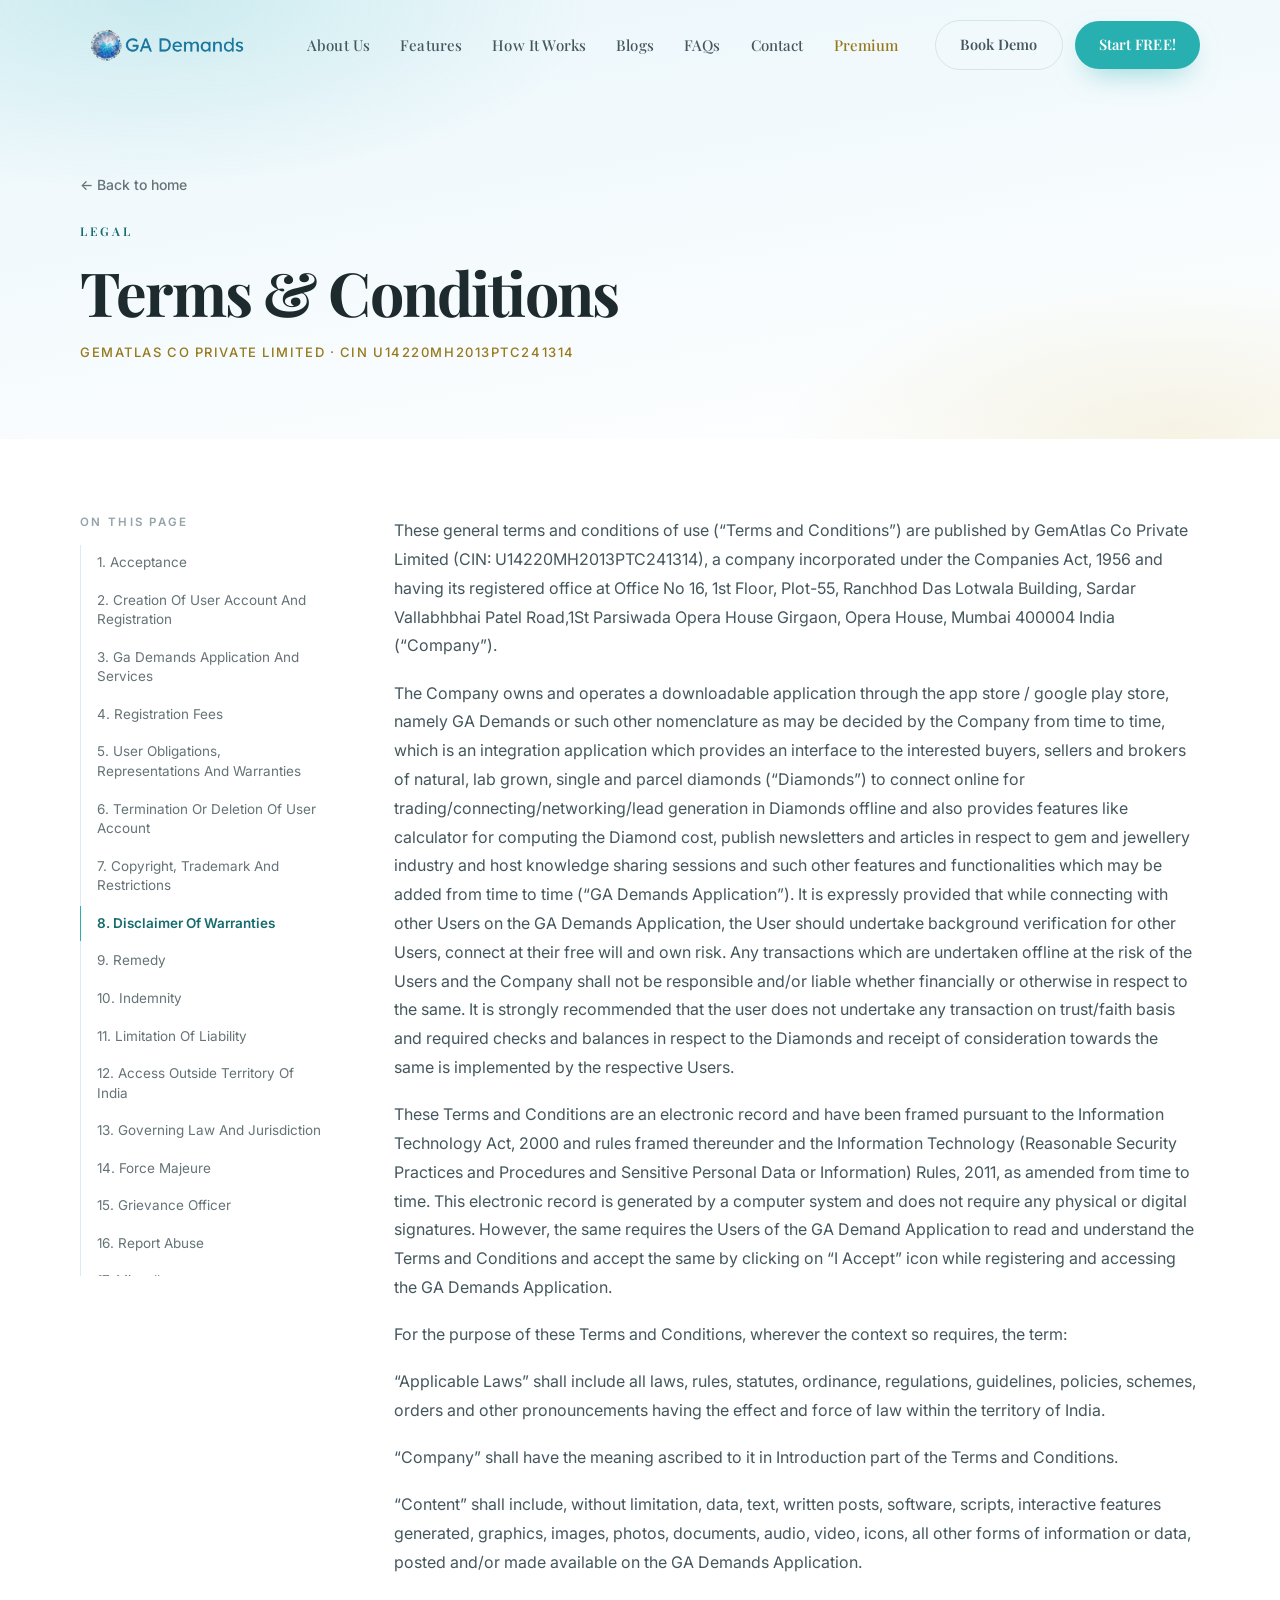
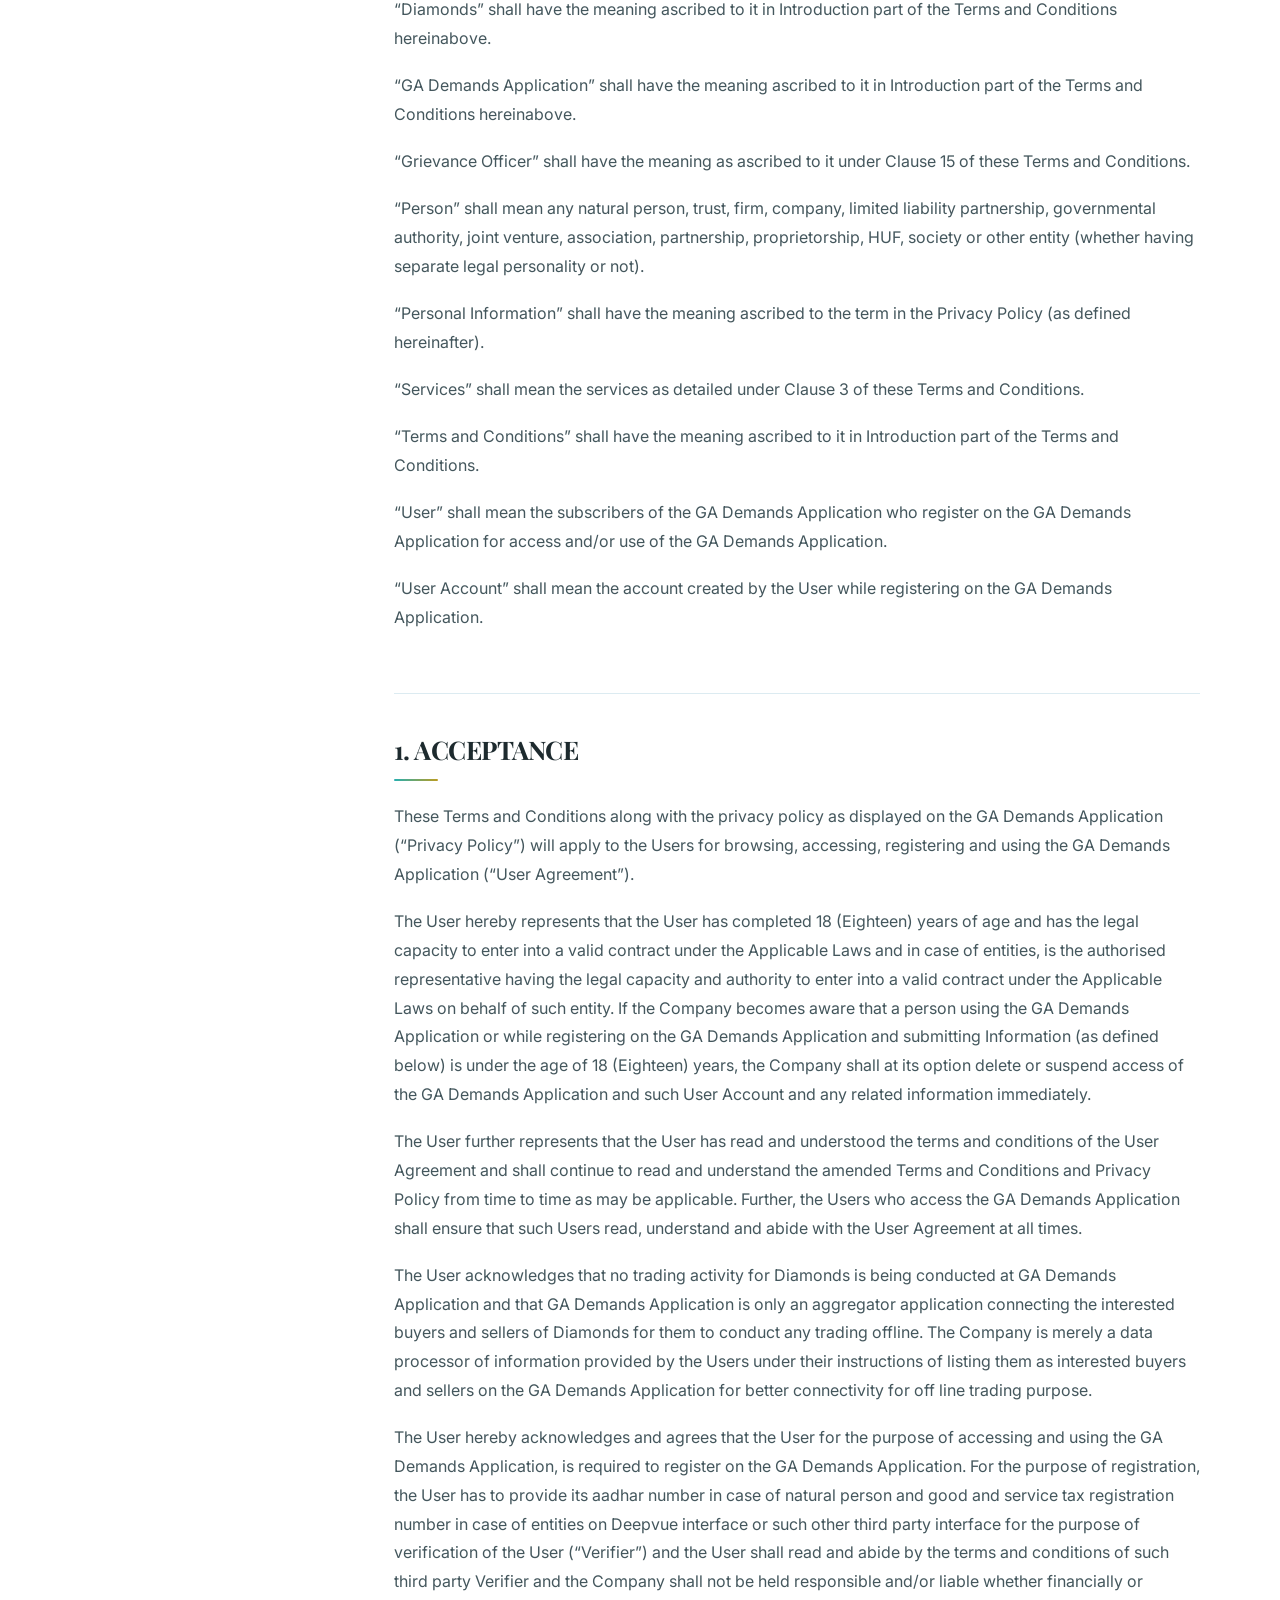
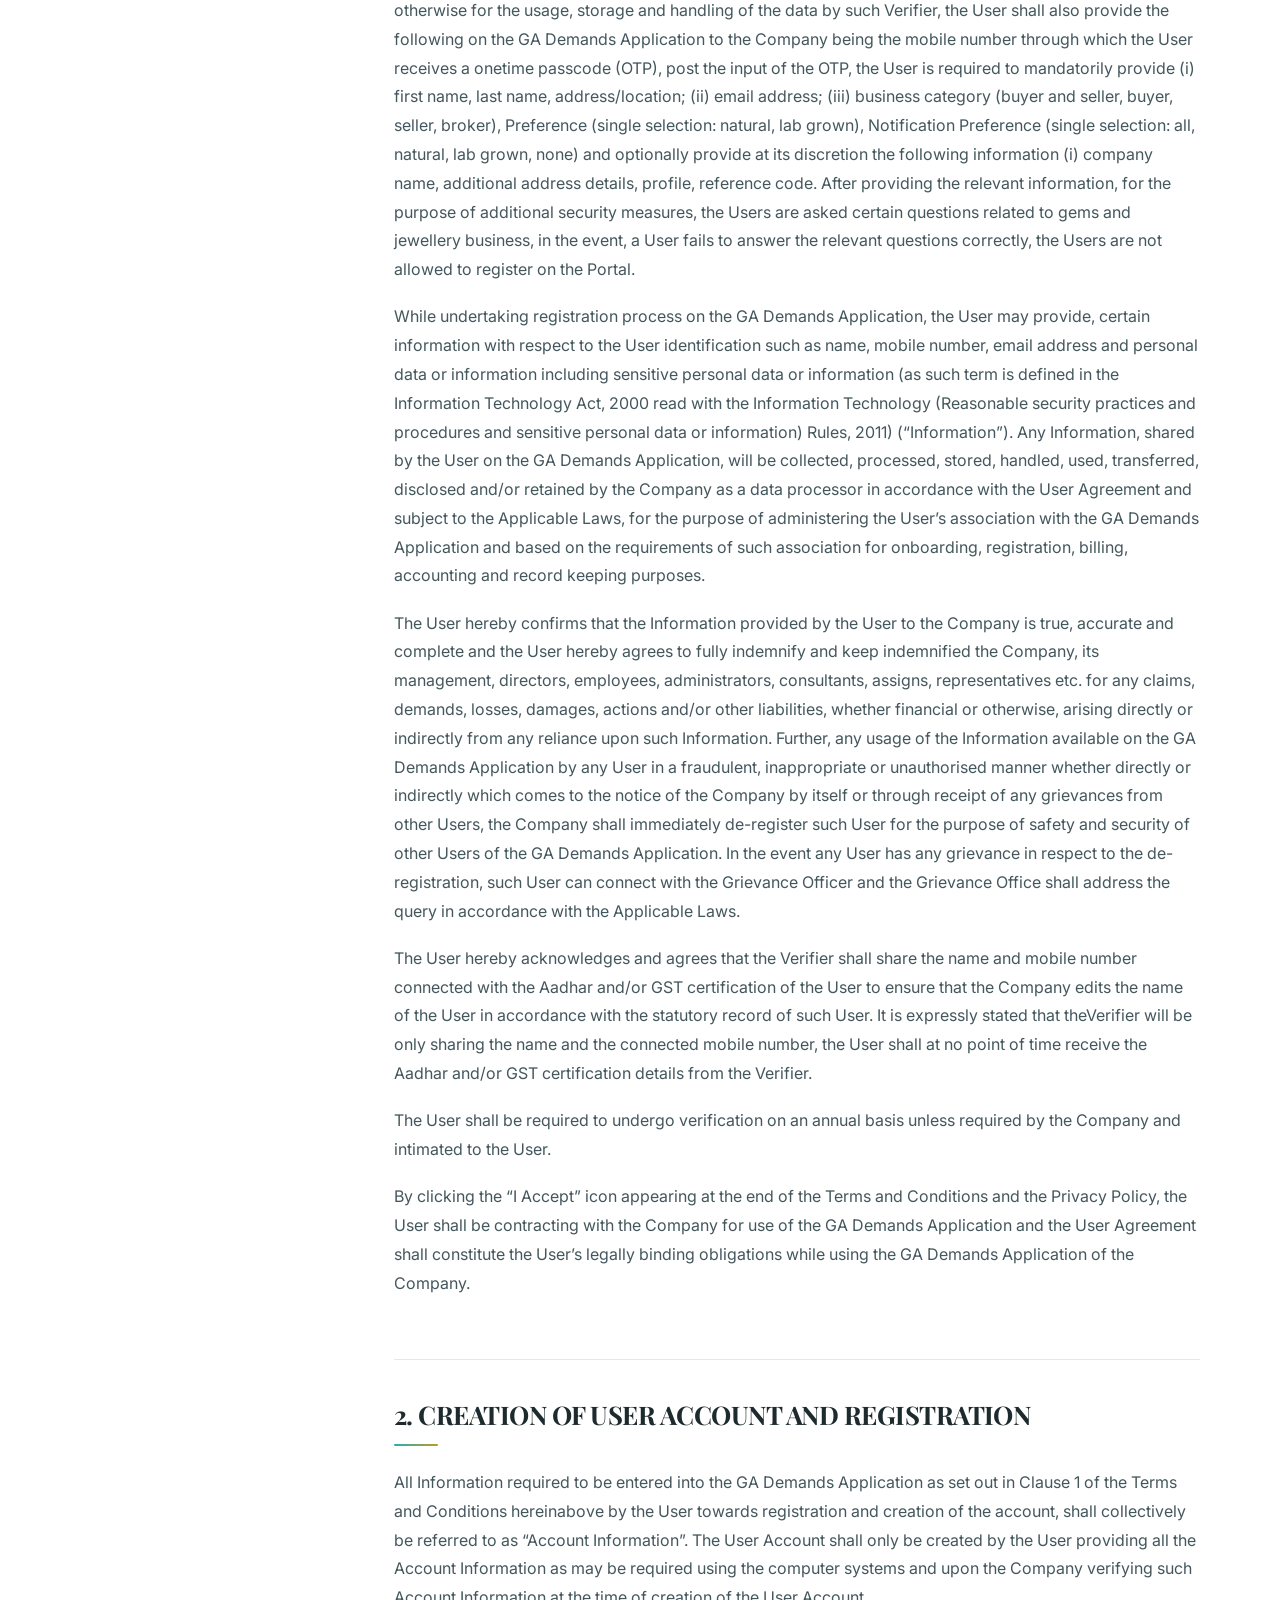
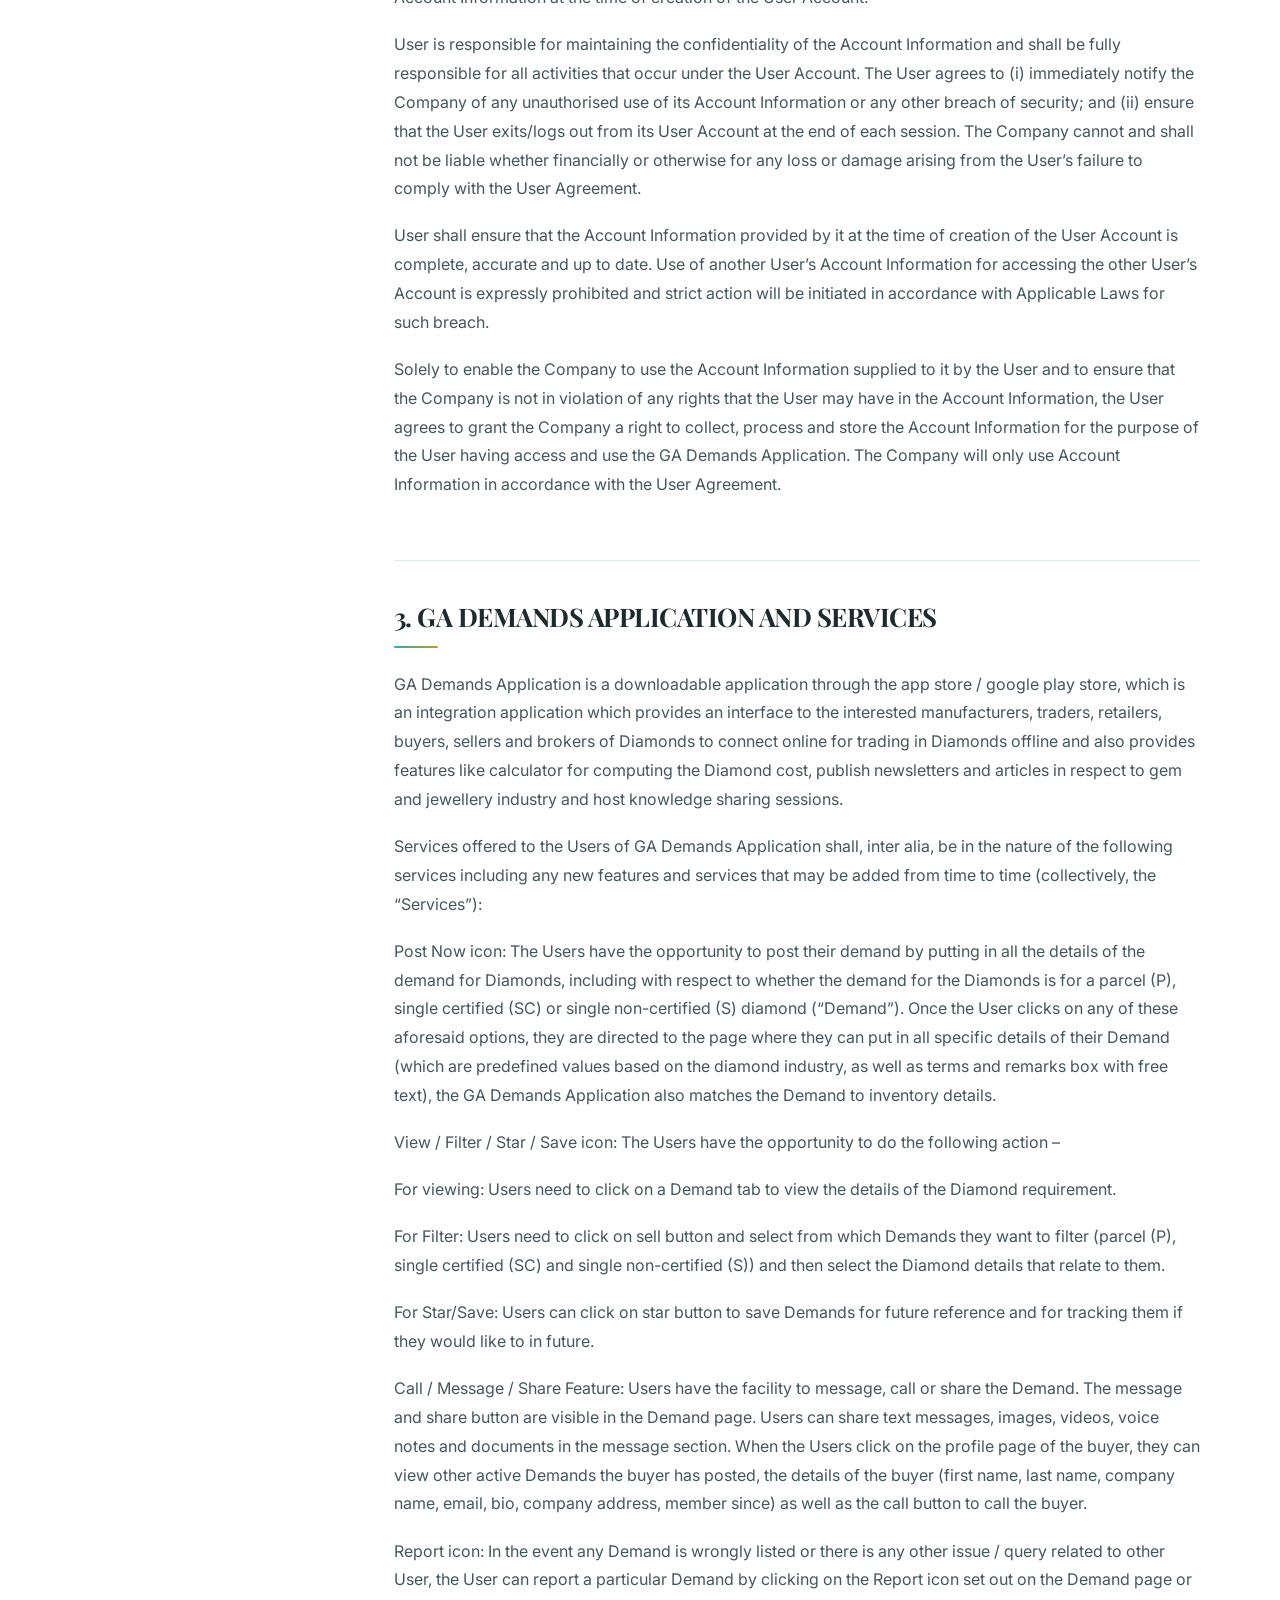
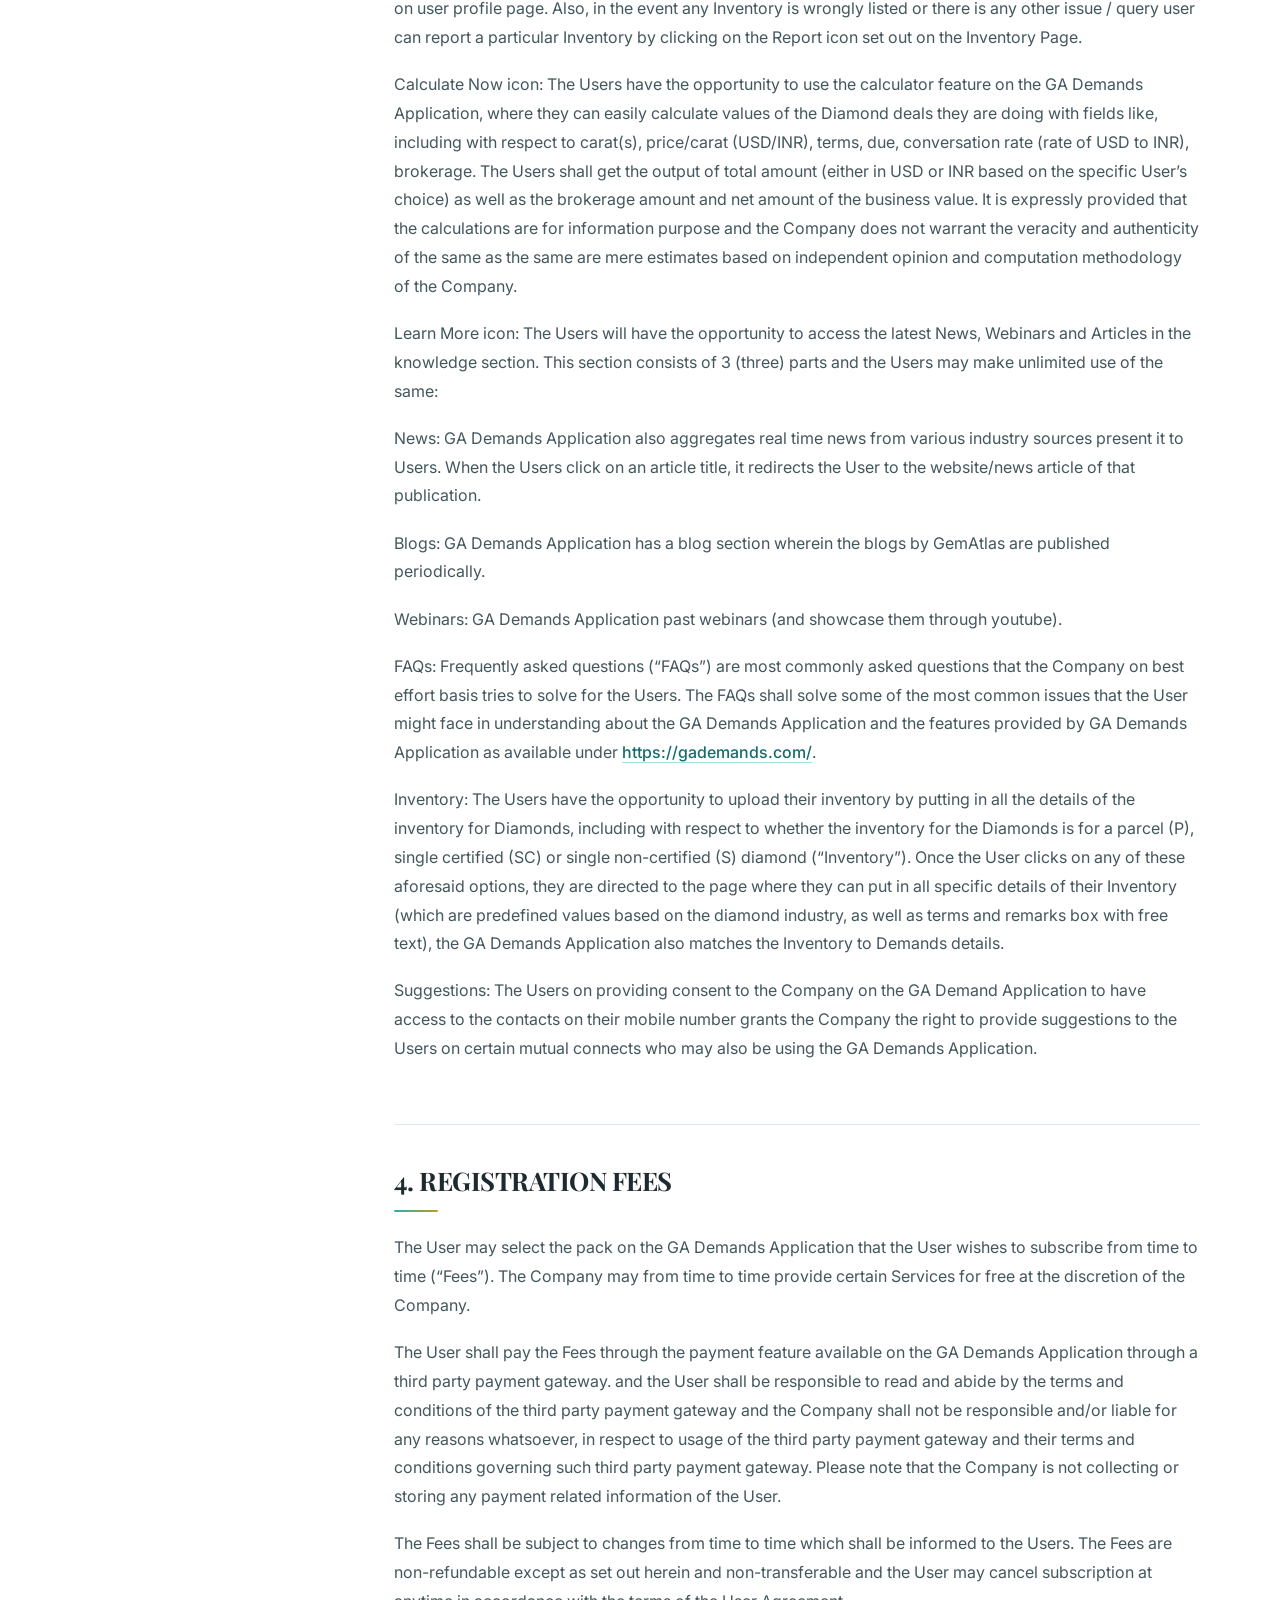
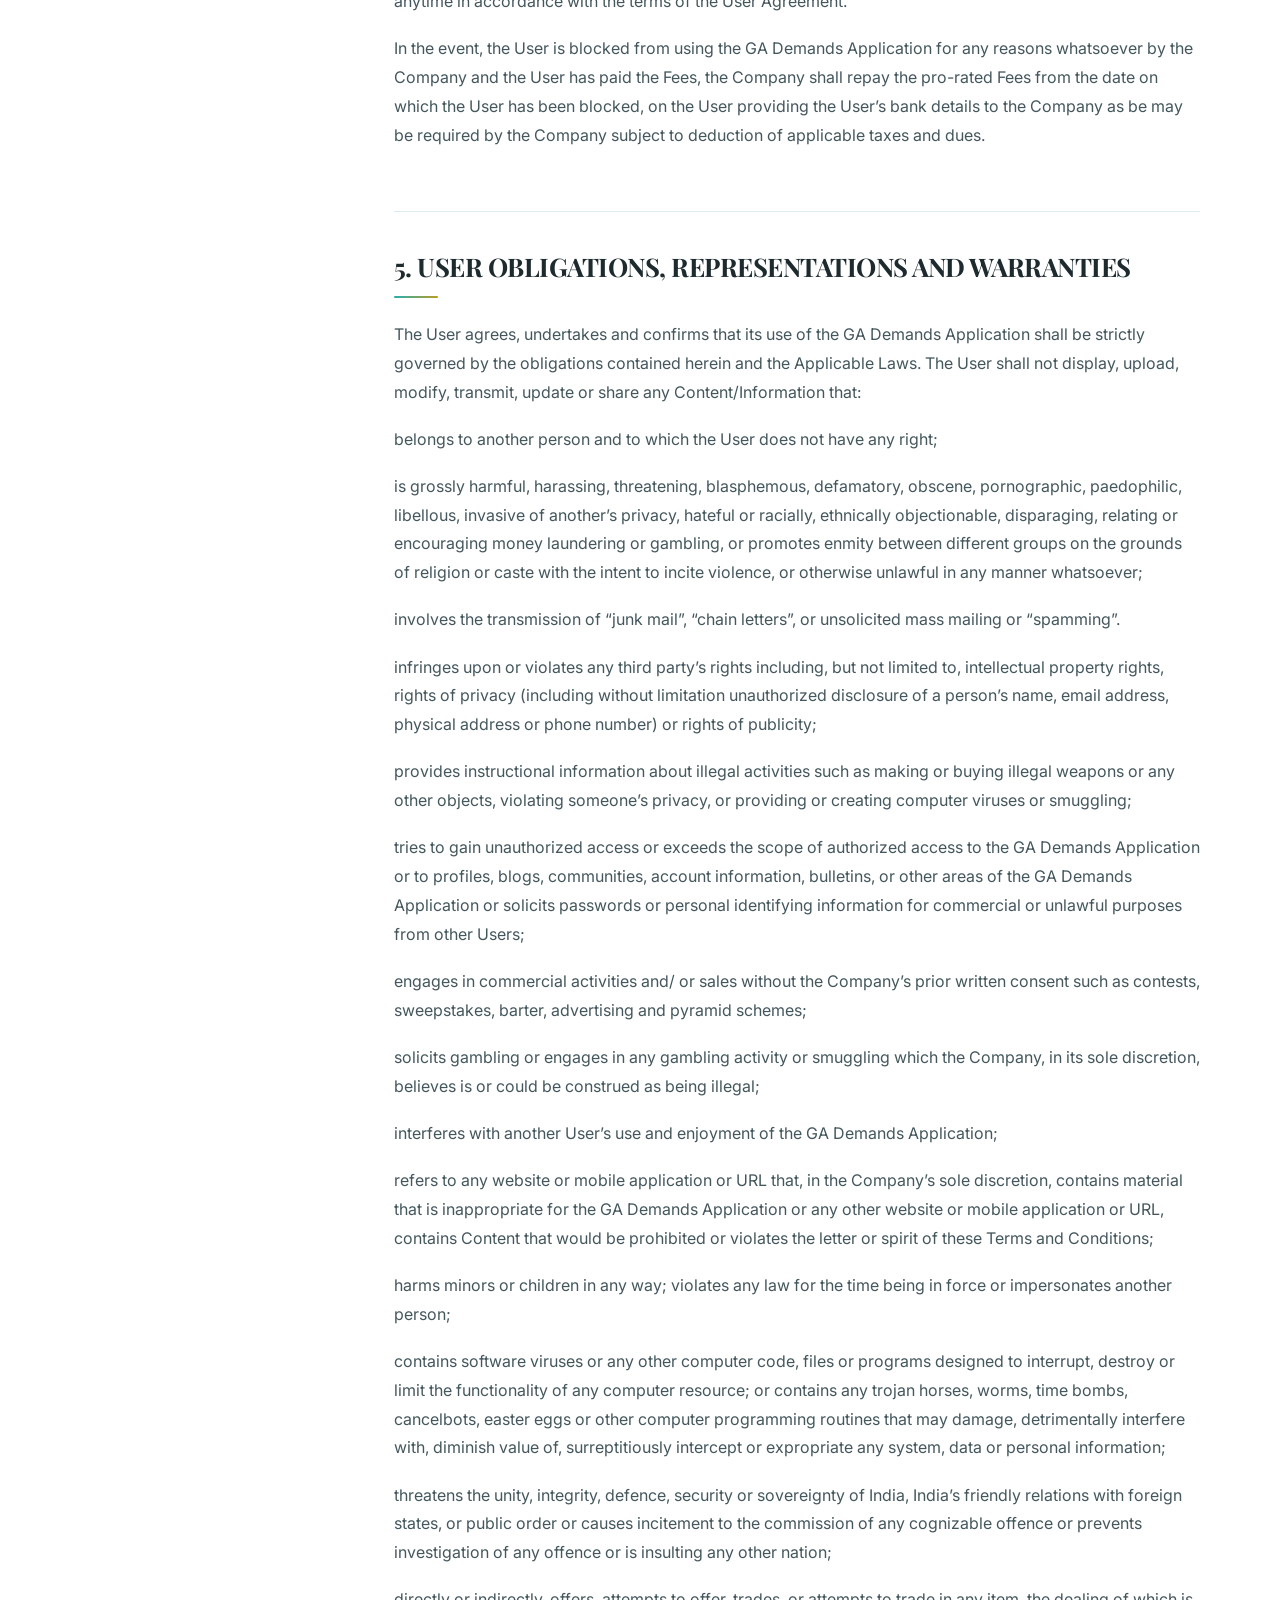
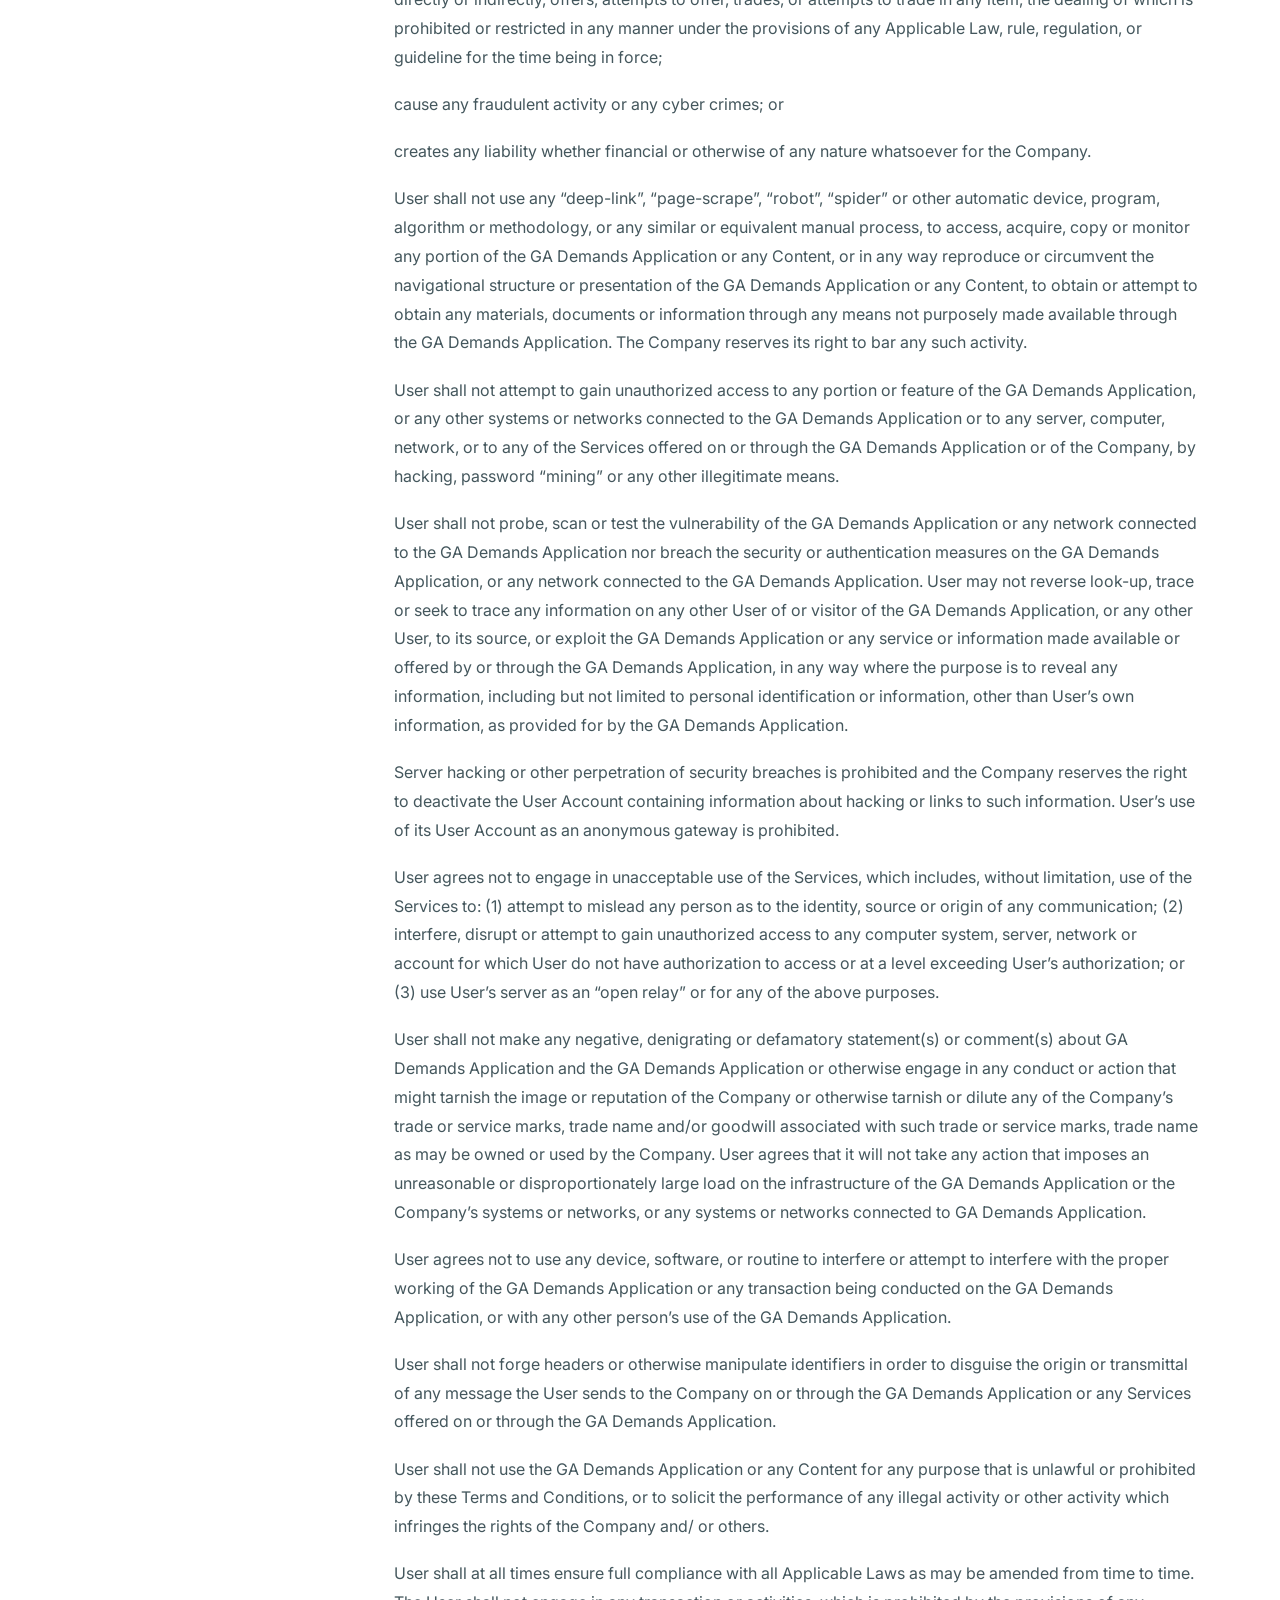
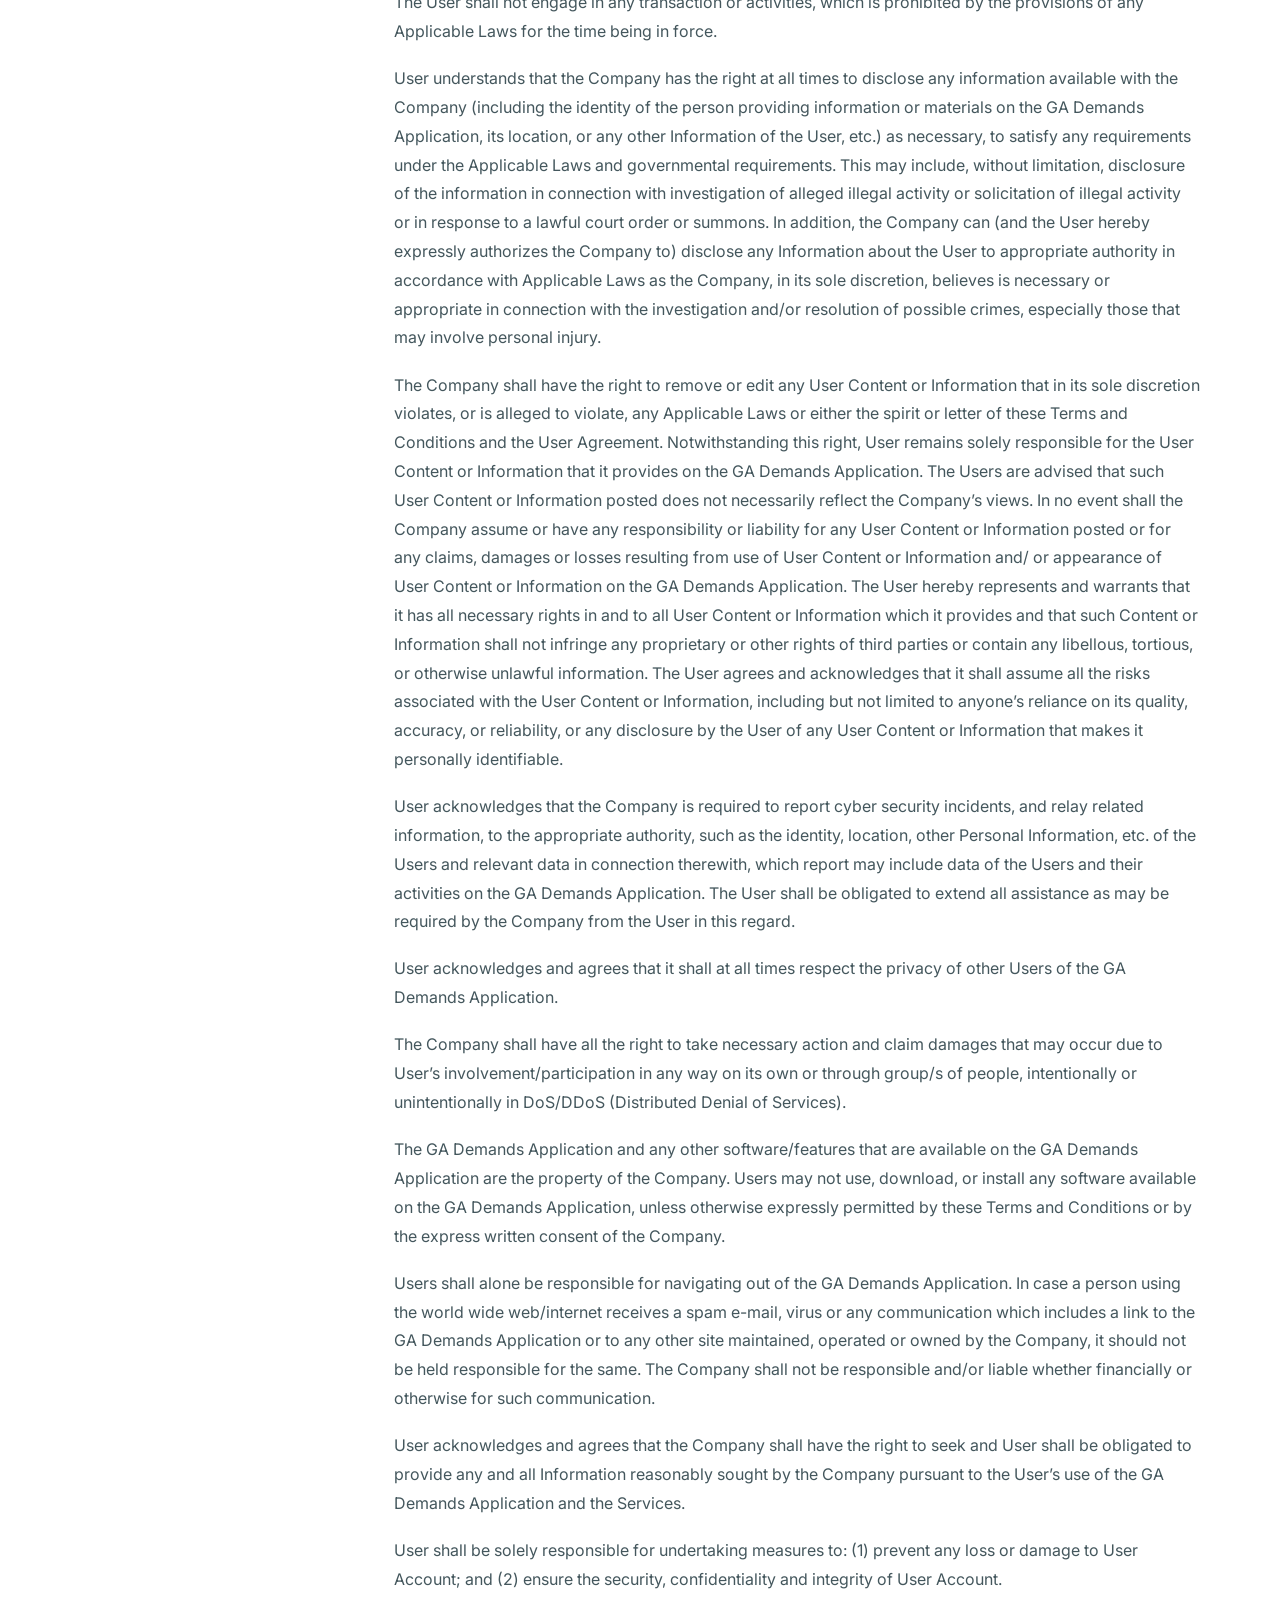
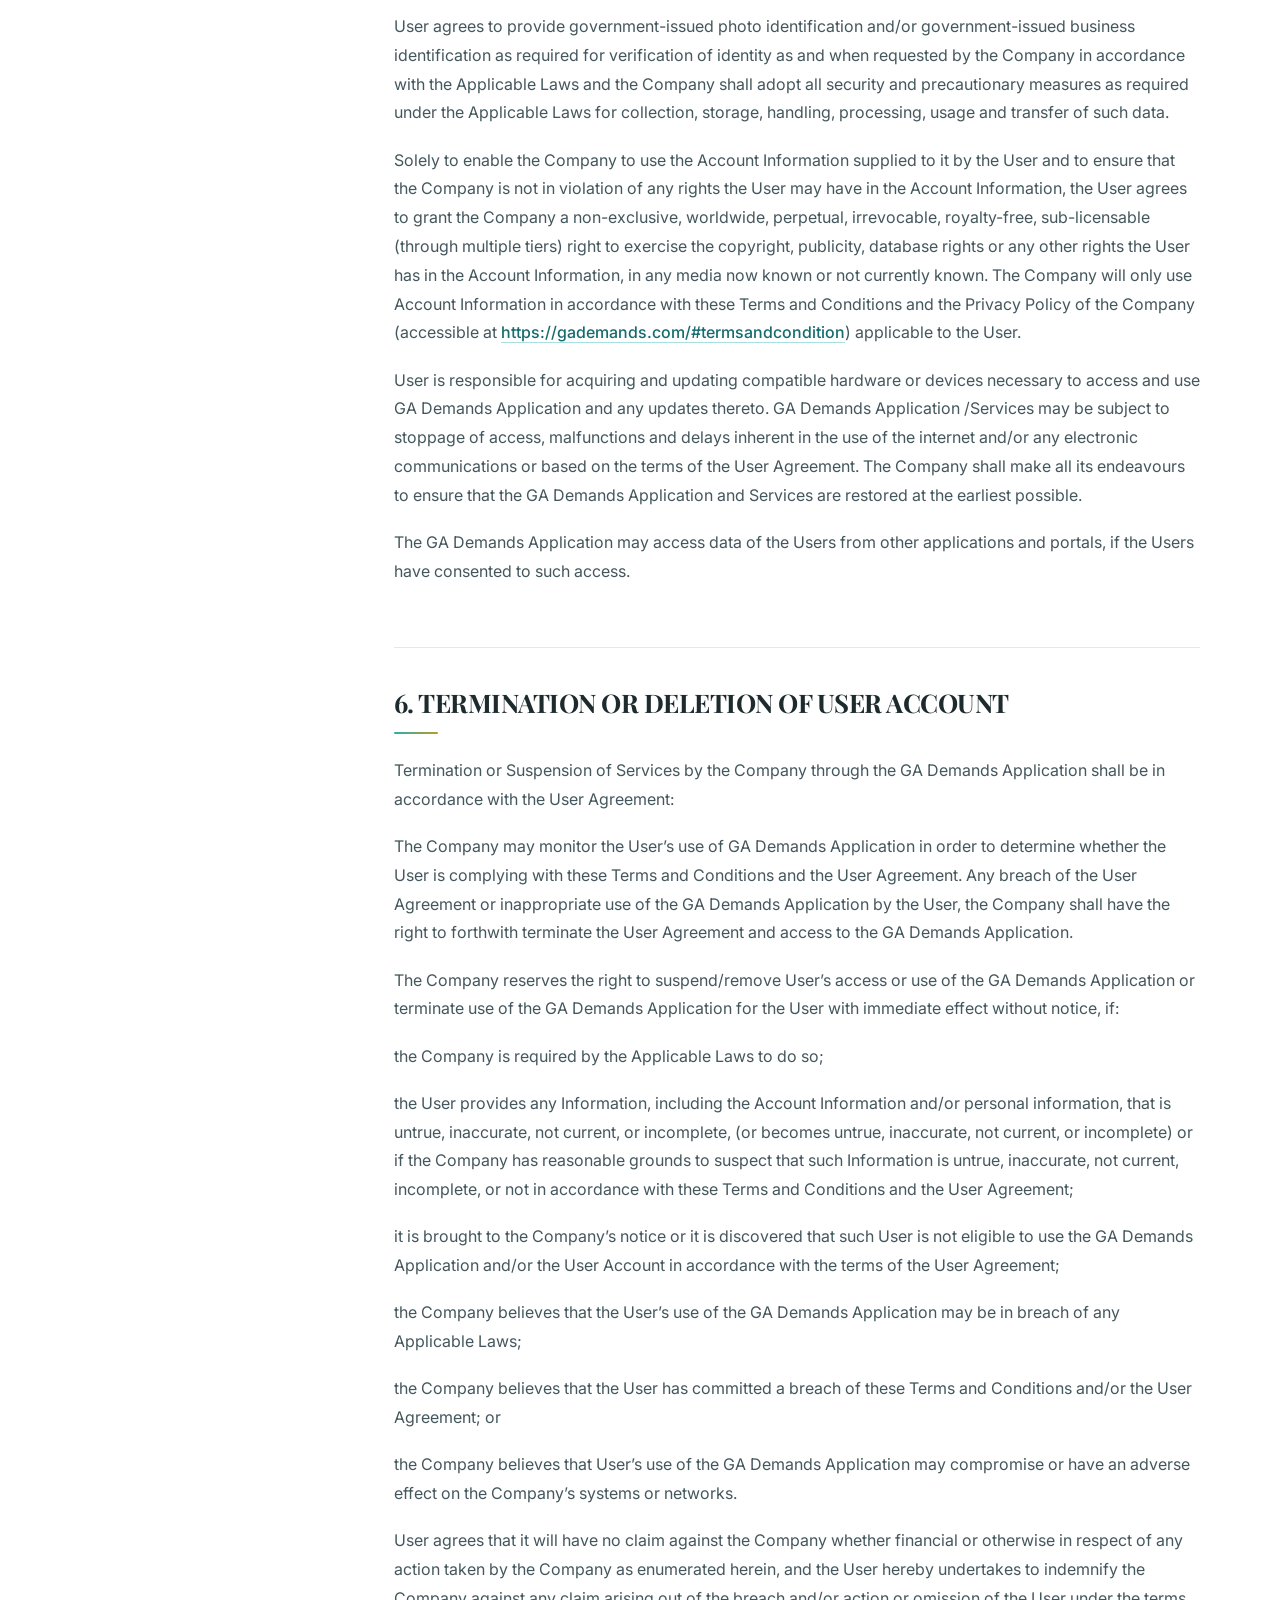
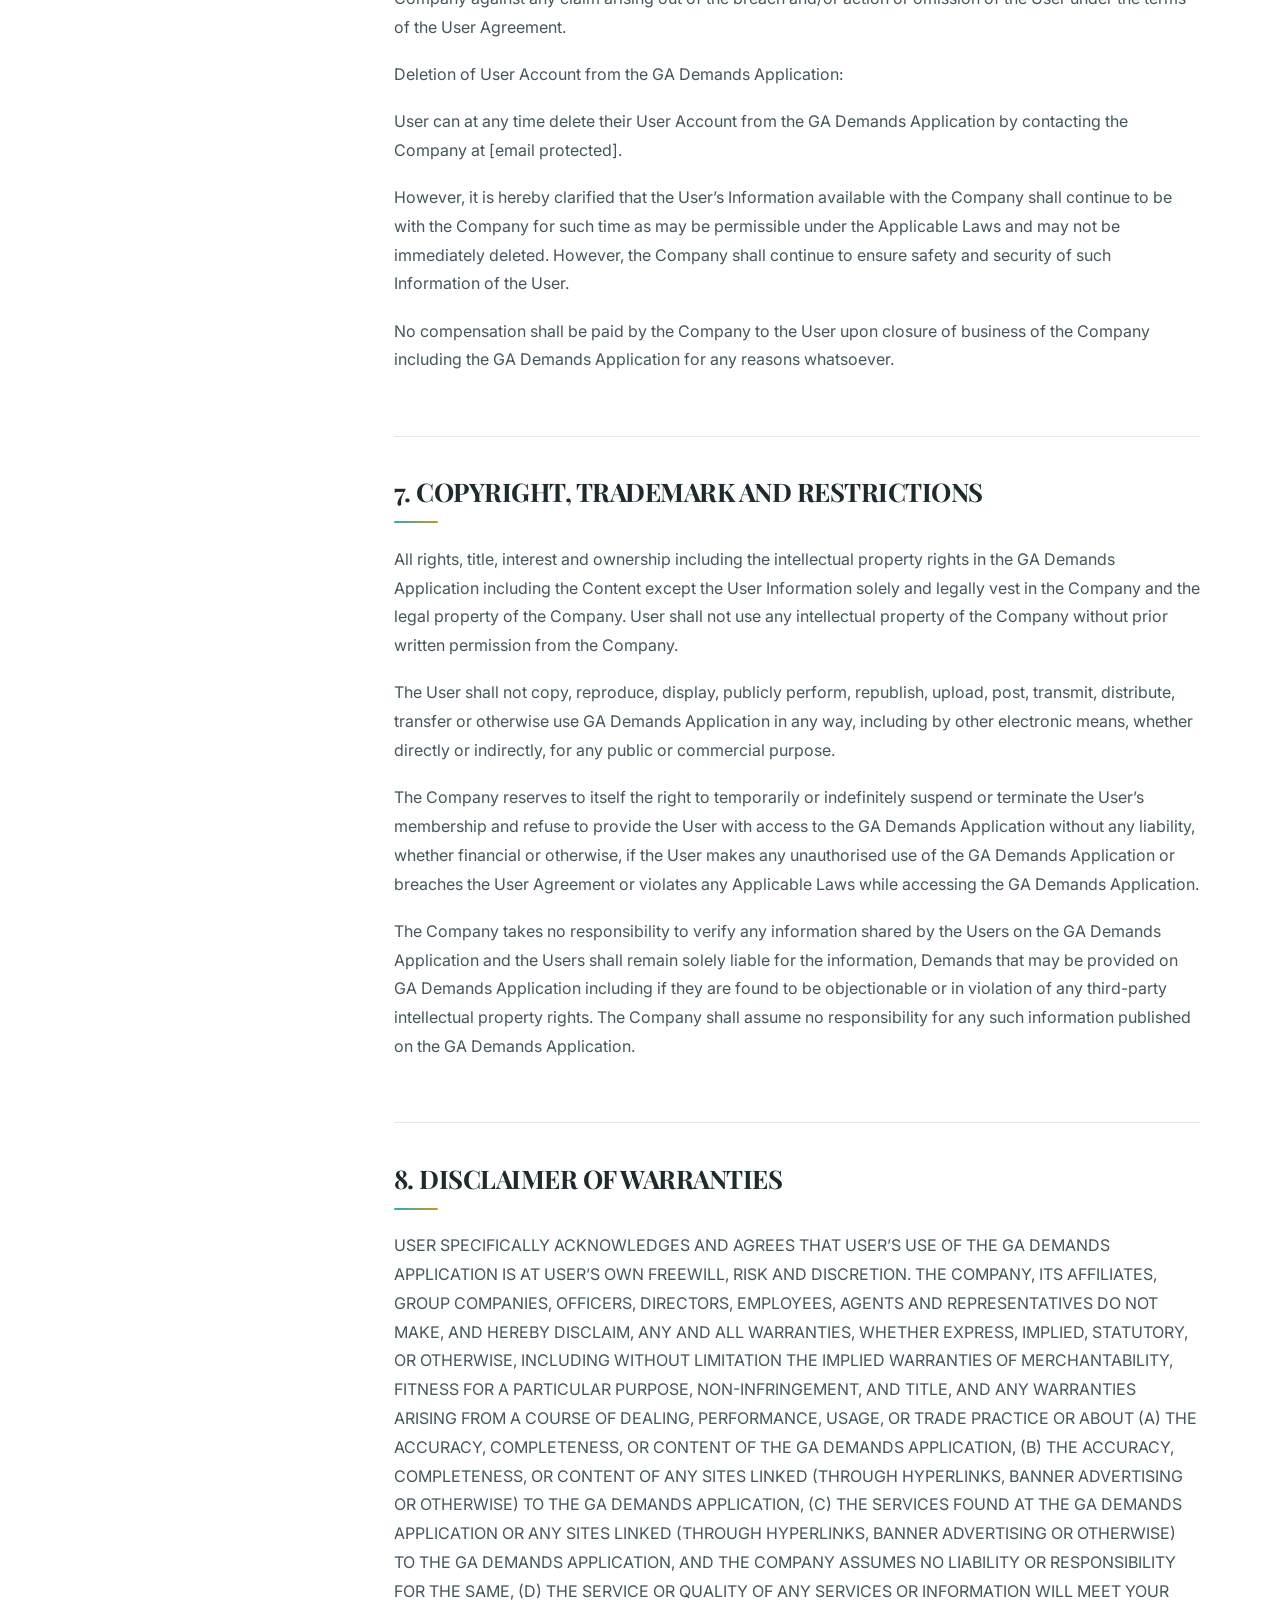
<file: terms.html>
<!DOCTYPE html>
<html lang="en">
<head>
<meta charset="UTF-8">
<meta name="viewport" content="width=device-width, initial-scale=1.0">
<title>Terms & Conditions — GA Demands</title>
<meta name="description" content="General terms and conditions of use for the GA Demands application, published by GemAtlas Co Private Limited.">
<meta name="theme-color" content="#EAF6FB">
<link rel="icon" href="assets/images/image09.png">
<link rel="preconnect" href="https://fonts.googleapis.com">
<link rel="preconnect" href="https://fonts.gstatic.com" crossorigin>
<link href="https://fonts.googleapis.com/css2?family=Playfair+Display:ital,wght@0,400;0,600;0,700;1,400&family=Inter:wght@300;400;500;600;700&family=Lexend+Deca:wght@400;500;600&display=swap" rel="stylesheet">
<link rel="stylesheet" href="assets/css/style.css">
<link rel="stylesheet" href="assets/css/legal.css">
</head>
<body class="legal-page">

<div class="scroll-progress" id="scrollProgress"></div>

<header class="header" id="header">
  <div class="container header__inner">
    <a href="index.html" class="brand" aria-label="GA Demands home">
      <img src="assets/images/image09.png" alt="GA Demands" class="brand__logo">
    </a>
    <nav class="nav" id="nav" aria-label="Primary">
      <a href="about.html" class="nav__link">About Us</a>
      <a href="features.html" class="nav__link">Features</a>
      <a href="how-it-works.html" class="nav__link">How It Works</a>
      <a href="https://blogs.gademands.com/" class="nav__link" target="_blank" rel="noopener">Blogs</a>
      <a href="faq.html" class="nav__link">FAQs</a>
      <a href="contact.html" class="nav__link">Contact</a>
      <a href="https://pages.razorpay.com/stores/st_SczK1m9x4q4Thu" class="nav__link nav__link--gold" target="_blank" rel="noopener">Premium</a>
      <div class="nav__cta">
        <a href="https://calendly.com/gademands-demo/30min" class="btn btn--ghost" target="_blank" rel="noopener">Book Demo</a>
        <a href="https://gademands.app.link/web" class="btn btn--primary" target="_blank" rel="noopener">Start FREE!</a>
      </div>
    </nav>
    <button class="burger" id="burger" aria-label="Open menu" aria-expanded="false" aria-controls="nav">
      <span></span><span></span><span></span>
    </button>
  </div>
</header>

<main>
  <section class="page-hero legal__hero">
    <div class="container">
      <a href="index.html" class="legal__back">&larr; Back to home</a>
      <p class="kicker">Legal</p>
      <h1 class="page-hero__title">Terms & Conditions</h1>
      <p class="legal__sub">GemAtlas Co Private Limited &middot; CIN U14220MH2013PTC241314</p>
    </div>
  </section>

  <div class="container legal__layout">
    <aside class="legal__toc">
      <h2>On this page</h2>
      <nav>
        <a href="#c1">1. Acceptance</a>
        <a href="#c2">2. Creation Of User Account And Registration</a>
        <a href="#c3">3. Ga Demands Application And Services</a>
        <a href="#c4">4. Registration Fees</a>
        <a href="#c5">5. User Obligations, Representations And Warranties</a>
        <a href="#c6">6. Termination Or Deletion Of User Account</a>
        <a href="#c7">7. Copyright, Trademark And Restrictions</a>
        <a href="#c8">8. Disclaimer Of Warranties</a>
        <a href="#c9">9. Remedy</a>
        <a href="#c10">10. Indemnity</a>
        <a href="#c11">11. Limitation Of Liability</a>
        <a href="#c12">12. Access Outside Territory Of India</a>
        <a href="#c13">13. Governing Law And Jurisdiction</a>
        <a href="#c14">14. Force Majeure</a>
        <a href="#c15">15. Grievance Officer</a>
        <a href="#c16">16. Report Abuse</a>
        <a href="#c17">17. Miscellaneous</a>
      </nav>
    </aside>
    <article class="legal__body">
<p>These general terms and conditions of use (“Terms and Conditions”) are published by GemAtlas Co Private Limited (CIN: U14220MH2013PTC241314), a company incorporated under the Companies Act, 1956 and having its registered office at Office No 16, 1st Floor, Plot-55, Ranchhod Das Lotwala Building, Sardar Vallabhbhai Patel Road,1St Parsiwada Opera House Girgaon, Opera House, Mumbai 400004 India (“Company”).</p>
<p>The Company owns and operates a downloadable application through the app store / google play store, namely GA Demands or such other nomenclature as may be decided by the Company from time to time, which is an integration application which provides an interface to the interested buyers, sellers and brokers of natural, lab grown, single and parcel diamonds (“Diamonds”) to connect online for trading/connecting/networking/lead generation in Diamonds offline and also provides features like calculator for computing the Diamond cost, publish newsletters and articles in respect to gem and jewellery industry and host knowledge sharing sessions and such other features and functionalities which may be added from time to time (“GA Demands Application”). It is expressly provided that while connecting with other Users on the GA Demands Application, the User should undertake background verification for other Users, connect at their free will and own risk. Any transactions which are undertaken offline at the risk of the Users and the Company shall not be responsible and/or liable whether financially or otherwise in respect to the same. It is strongly recommended that the user does not undertake any transaction on trust/faith basis and required checks and balances in respect to the Diamonds and receipt of consideration towards the same is implemented by the respective Users.</p>
<p>These Terms and Conditions are an electronic record and have been framed pursuant to the Information Technology Act, 2000 and rules framed thereunder and the Information Technology (Reasonable Security Practices and Procedures and Sensitive Personal Data or Information) Rules, 2011, as amended from time to time. This electronic record is generated by a computer system and does not require any physical or digital signatures. However, the same requires the Users of the GA Demand Application to read and understand the Terms and Conditions and accept the same by clicking on “I Accept” icon while registering and accessing the GA Demands Application.</p>
<p>For the purpose of these Terms and Conditions, wherever the context so requires, the term:</p>
<p>“Applicable Laws” shall include all laws, rules, statutes, ordinance, regulations, guidelines, policies, schemes, orders and other pronouncements having the effect and force of law within the territory of India.</p>
<p>“Company” shall have the meaning ascribed to it in Introduction part of the Terms and Conditions.</p>
<p>“Content” shall include, without limitation, data, text, written posts, software, scripts, interactive features generated, graphics, images, photos, documents, audio, video, icons, all other forms of information or data, posted and/or made available on the GA Demands Application.</p>
<p>“Diamonds” shall have the meaning ascribed to it in Introduction part of the Terms and Conditions hereinabove.</p>
<p>“GA Demands Application” shall have the meaning ascribed to it in Introduction part of the Terms and Conditions hereinabove.</p>
<p>“Grievance Officer” shall have the meaning as ascribed to it under Clause 15 of these Terms and Conditions.</p>
<p>“Person” shall mean any natural person, trust, firm, company, limited liability partnership, governmental authority, joint venture, association, partnership, proprietorship, HUF, society or other entity (whether having separate legal personality or not).</p>
<p>“Personal Information” shall have the meaning ascribed to the term in the Privacy Policy (as defined hereinafter).</p>
<p>“Services” shall mean the services as detailed under Clause 3 of these Terms and Conditions.</p>
<p>“Terms and Conditions” shall have the meaning ascribed to it in Introduction part of the Terms and Conditions.</p>
<p>“User” shall mean the subscribers of the GA Demands Application who register on the GA Demands Application for access and/or use of the GA Demands Application.</p>
<p>“User Account” shall mean the account created by the User while registering on the GA Demands Application.</p>
<h2 id="c1" class="legal__h">1. ACCEPTANCE</h2>
<p>These Terms and Conditions along with the privacy policy as displayed on the GA Demands Application (“Privacy Policy”) will apply to the Users for browsing, accessing, registering and using the GA Demands Application (“User Agreement”).</p>
<p>The User hereby represents that the User has completed 18 (Eighteen) years of age and has the legal capacity to enter into a valid contract under the Applicable Laws and in case of entities, is the authorised representative having the legal capacity and authority to enter into a valid contract under the Applicable Laws on behalf of such entity. If the Company becomes aware that a person using the GA Demands Application or while registering on the GA Demands Application and submitting Information (as defined below) is under the age of 18 (Eighteen) years, the Company shall at its option delete or suspend access of the GA Demands Application and such User Account and any related information immediately.</p>
<p>The User further represents that the User has read and understood the terms and conditions of the User Agreement and shall continue to read and understand the amended Terms and Conditions and Privacy Policy from time to time as may be applicable. Further, the Users who access the GA Demands Application shall ensure that such Users read, understand and abide with the User Agreement at all times.</p>
<p>The User acknowledges that no trading activity for Diamonds is being conducted at GA Demands Application and that GA Demands Application is only an aggregator application connecting the interested buyers and sellers of Diamonds for them to conduct any trading offline. The Company is merely a data processor of information provided by the Users under their instructions of listing them as interested buyers and sellers on the GA Demands Application for better connectivity for off line trading purpose.</p>
<p>The User hereby acknowledges and agrees that the User for the purpose of accessing and using the GA Demands Application, is required to register on the GA Demands Application. For the purpose of registration, the User has to provide its aadhar number in case of natural person and good and service tax registration number in case of entities on Deepvue interface or such other third party interface for the purpose of verification of the User (“Verifier”) and the User shall read and abide by the terms and conditions of such third party Verifier and the Company shall not be held responsible and/or liable whether financially or otherwise for the usage, storage and handling of the data by such Verifier, the User shall also provide the following on the GA Demands Application to the Company being the mobile number through which the User receives a onetime passcode (OTP), post the input of the OTP, the User is required to mandatorily provide (i) first name, last name, address/location; (ii) email address; (iii) business category (buyer and seller, buyer, seller, broker), Preference (single selection: natural, lab grown), Notification Preference (single selection: all, natural, lab grown, none) and optionally provide at its discretion the following information (i) company name, additional address details, profile, reference code. After providing the relevant information, for the purpose of additional security measures, the Users are asked certain questions related to gems and jewellery business, in the event, a User fails to answer the relevant questions correctly, the Users are not allowed to register on the Portal.</p>
<p>While undertaking registration process on the GA Demands Application, the User may provide, certain information with respect to the User identification such as name, mobile number, email address and personal data or information including sensitive personal data or information (as such term is defined in the Information Technology Act, 2000 read with the Information Technology (Reasonable security practices and procedures and sensitive personal data or information) Rules, 2011) (“Information”). Any Information, shared by the User on the GA Demands Application, will be collected, processed, stored, handled, used, transferred, disclosed and/or retained by the Company as a data processor in accordance with the User Agreement and subject to the Applicable Laws, for the purpose of administering the User’s association with the GA Demands Application and based on the requirements of such association for onboarding, registration, billing, accounting and record keeping purposes.</p>
<p>The User hereby confirms that the Information provided by the User to the Company is true, accurate and complete and the User hereby agrees to fully indemnify and keep indemnified the Company, its management, directors, employees, administrators, consultants, assigns, representatives etc. for any claims, demands, losses, damages, actions and/or other liabilities, whether financial or otherwise, arising directly or indirectly from any reliance upon such Information. Further, any usage of the Information available on the GA Demands Application by any User in a fraudulent, inappropriate or unauthorised manner whether directly or indirectly which comes to the notice of the Company by itself or through receipt of any grievances from other Users, the Company shall immediately de-register such User for the purpose of safety and security of other Users of the GA Demands Application. In the event any User has any grievance in respect to the de-registration, such User can connect with the Grievance Officer and the Grievance Office shall address the query in accordance with the Applicable Laws.</p>
<p>The User hereby acknowledges and agrees that the Verifier shall share the name and mobile number connected with the Aadhar and/or GST certification of the User to ensure that the Company edits the name of the User in accordance with the statutory record of such User. It is expressly stated that theVerifier will be only sharing the name and the connected mobile number, the User shall at no point of time receive the Aadhar and/or GST certification details from the Verifier.</p>
<p>The User shall be required to undergo verification on an annual basis unless required by the Company and intimated to the User.</p>
<p>By clicking the “I Accept” icon appearing at the end of the Terms and Conditions and the Privacy Policy, the User shall be contracting with the Company for use of the GA Demands Application and the User Agreement shall constitute the User’s legally binding obligations while using the GA Demands Application of the Company.</p>
<h2 id="c2" class="legal__h">2. CREATION OF USER ACCOUNT AND REGISTRATION</h2>
<p>All Information required to be entered into the GA Demands Application as set out in Clause 1 of the Terms and Conditions hereinabove by the User towards registration and creation of the account, shall collectively be referred to as “Account Information”. The User Account shall only be created by the User providing all the Account Information as may be required using the computer systems and upon the Company verifying such Account Information at the time of creation of the User Account.</p>
<p>User is responsible for maintaining the confidentiality of the Account Information and shall be fully responsible for all activities that occur under the User Account. The User agrees to (i) immediately notify the Company of any unauthorised use of its Account Information or any other breach of security; and (ii) ensure that the User exits/logs out from its User Account at the end of each session. The Company cannot and shall not be liable whether financially or otherwise for any loss or damage arising from the User’s failure to comply with the User Agreement.</p>
<p>User shall ensure that the Account Information provided by it at the time of creation of the User Account is complete, accurate and up to date. Use of another User’s Account Information for accessing the other User’s Account is expressly prohibited and strict action will be initiated in accordance with Applicable Laws for such breach.</p>
<p>Solely to enable the Company to use the Account Information supplied to it by the User and to ensure that the Company is not in violation of any rights that the User may have in the Account Information, the User agrees to grant the Company a right to collect, process and store the Account Information for the purpose of the User having access and use the GA Demands Application. The Company will only use Account Information in accordance with the User Agreement.</p>
<h2 id="c3" class="legal__h">3. GA DEMANDS APPLICATION AND SERVICES</h2>
<p>GA Demands Application is a downloadable application through the app store / google play store, which is an integration application which provides an interface to the interested manufacturers, traders, retailers, buyers, sellers and brokers of Diamonds to connect online for trading in Diamonds offline and also provides features like calculator for computing the Diamond cost, publish newsletters and articles in respect to gem and jewellery industry and host knowledge sharing sessions.</p>
<p>Services offered to the Users of GA Demands Application shall, inter alia, be in the nature of the following services including any new features and services that may be added from time to time (collectively, the “Services”):</p>
<p>Post Now icon: The Users have the opportunity to post their demand by putting in all the details of the demand for Diamonds, including with respect to whether the demand for the Diamonds is for a parcel (P), single certified (SC) or single non-certified (S) diamond (“Demand”). Once the User clicks on any of these aforesaid options, they are directed to the page where they can put in all specific details of their Demand (which are predefined values based on the diamond industry, as well as terms and remarks box with free text), the GA Demands Application also matches the Demand to inventory details.</p>
<p>View / Filter / Star / Save icon: The Users have the opportunity to do the following action –</p>
<p>For viewing: Users need to click on a Demand tab to view the details of the Diamond requirement.</p>
<p>For Filter: Users need to click on sell button and select from which Demands they want to filter (parcel (P), single certified (SC) and single non-certified (S)) and then select the Diamond details that relate to them.</p>
<p>For Star/Save: Users can click on star button to save Demands for future reference and for tracking them if they would like to in future.</p>
<p>Call / Message / Share Feature: Users have the facility to message, call or share the Demand. The message and share button are visible in the Demand page. Users can share text messages, images, videos, voice notes and documents in the message section. When the Users click on the profile page of the buyer, they can view other active Demands the buyer has posted, the details of the buyer (first name, last name, company name, email, bio, company address, member since) as well as the call button to call the buyer.</p>
<p>Report icon: In the event any Demand is wrongly listed or there is any other issue / query related to other User, the User can report a particular Demand by clicking on the Report icon set out on the Demand page or on user profile page. Also, in the event any Inventory is wrongly listed or there is any other issue / query user can report a particular Inventory by clicking on the Report icon set out on the Inventory Page.</p>
<p>Calculate Now icon: The Users have the opportunity to use the calculator feature on the GA Demands Application, where they can easily calculate values of the Diamond deals they are doing with fields like, including with respect to carat(s), price/carat (USD/INR), terms, due, conversation rate (rate of USD to INR), brokerage. The Users shall get the output of total amount (either in USD or INR based on the specific User’s choice) as well as the brokerage amount and net amount of the business value. It is expressly provided that the calculations are for information purpose and the Company does not warrant the veracity and authenticity of the same as the same are mere estimates based on independent opinion and computation methodology of the Company.</p>
<p>Learn More icon: The Users will have the opportunity to access the latest News, Webinars and Articles in the knowledge section. This section consists of 3 (three) parts and the Users may make unlimited use of the same:</p>
<p>News: GA Demands Application also aggregates real time news from various industry sources present it to Users. When the Users click on an article title, it redirects the User to the website/news article of that publication.</p>
<p>Blogs: GA Demands Application has a blog section wherein the blogs by GemAtlas are published periodically.</p>
<p>Webinars: GA Demands Application past webinars (and showcase them through youtube).</p>
<p>FAQs: Frequently asked questions (“FAQs”) are most commonly asked questions that the Company on best effort basis tries to solve for the Users. The FAQs shall solve some of the most common issues that the User might face in understanding about the GA Demands Application and the features provided by GA Demands Application as available under <a href="https://gademands.com/" target="_blank" rel="noopener">https://gademands.com/</a>.</p>
<p>Inventory: The Users have the opportunity to upload their inventory by putting in all the details of the inventory for Diamonds, including with respect to whether the inventory for the Diamonds is for a parcel (P), single certified (SC) or single non-certified (S) diamond (“Inventory”). Once the User clicks on any of these aforesaid options, they are directed to the page where they can put in all specific details of their Inventory (which are predefined values based on the diamond industry, as well as terms and remarks box with free text), the GA Demands Application also matches the Inventory to Demands details.</p>
<p>Suggestions: The Users on providing consent to the Company on the GA Demand Application to have access to the contacts on their mobile number grants the Company the right to provide suggestions to the Users on certain mutual connects who may also be using the GA Demands Application.</p>
<h2 id="c4" class="legal__h">4. REGISTRATION FEES</h2>
<p>The User may select the pack on the GA Demands Application that the User wishes to subscribe from time to time (“Fees”). The Company may from time to time provide certain Services for free at the discretion of the Company.</p>
<p>The User shall pay the Fees through the payment feature available on the GA Demands Application through a third party payment gateway. and the User shall be responsible to read and abide by the terms and conditions of the third party payment gateway and the Company shall not be responsible and/or liable for any reasons whatsoever, in respect to usage of the third party payment gateway and their terms and conditions governing such third party payment gateway. Please note that the Company is not collecting or storing any payment related information of the User.</p>
<p>The Fees shall be subject to changes from time to time which shall be informed to the Users. The Fees are non-refundable except as set out herein and non-transferable and the User may cancel subscription at anytime in accordance with the terms of the User Agreement.</p>
<p>In the event, the User is blocked from using the GA Demands Application for any reasons whatsoever by the Company and the User has paid the Fees, the Company shall repay the pro-rated Fees from the date on which the User has been blocked, on the User providing the User’s bank details to the Company as be may be required by the Company subject to deduction of applicable taxes and dues.</p>
<h2 id="c5" class="legal__h">5. USER OBLIGATIONS, REPRESENTATIONS AND WARRANTIES</h2>
<p>The User agrees, undertakes and confirms that its use of the GA Demands Application shall be strictly governed by the obligations contained herein and the Applicable Laws. The User shall not display, upload, modify, transmit, update or share any Content/Information that:</p>
<p>belongs to another person and to which the User does not have any right;</p>
<p>is grossly harmful, harassing, threatening, blasphemous, defamatory, obscene, pornographic, paedophilic, libellous, invasive of another’s privacy, hateful or racially, ethnically objectionable, disparaging, relating or encouraging money laundering or gambling, or promotes enmity between different groups on the grounds of religion or caste with the intent to incite violence, or otherwise unlawful in any manner whatsoever;</p>
<p>involves the transmission of “junk mail”, “chain letters”, or unsolicited mass mailing or “spamming”.</p>
<p>infringes upon or violates any third party’s rights including, but not limited to, intellectual property rights, rights of privacy (including without limitation unauthorized disclosure of a person’s name, email address, physical address or phone number) or rights of publicity;</p>
<p>provides instructional information about illegal activities such as making or buying illegal weapons or any other objects, violating someone’s privacy, or providing or creating computer viruses or smuggling;</p>
<p>tries to gain unauthorized access or exceeds the scope of authorized access to the GA Demands Application or to profiles, blogs, communities, account information, bulletins, or other areas of the GA Demands Application or solicits passwords or personal identifying information for commercial or unlawful purposes from other Users;</p>
<p>engages in commercial activities and/ or sales without the Company’s prior written consent such as contests, sweepstakes, barter, advertising and pyramid schemes;</p>
<p>solicits gambling or engages in any gambling activity or smuggling which the Company, in its sole discretion, believes is or could be construed as being illegal;</p>
<p>interferes with another User’s use and enjoyment of the GA Demands Application;</p>
<p>refers to any website or mobile application or URL that, in the Company’s sole discretion, contains material that is inappropriate for the GA Demands Application or any other website or mobile application or URL, contains Content that would be prohibited or violates the letter or spirit of these Terms and Conditions;</p>
<p>harms minors or children in any way; violates any law for the time being in force or impersonates another person;</p>
<p>contains software viruses or any other computer code, files or programs designed to interrupt, destroy or limit the functionality of any computer resource; or contains any trojan horses, worms, time bombs, cancelbots, easter eggs or other computer programming routines that may damage, detrimentally interfere with, diminish value of, surreptitiously intercept or expropriate any system, data or personal information;</p>
<p>threatens the unity, integrity, defence, security or sovereignty of India, India’s friendly relations with foreign states, or public order or causes incitement to the commission of any cognizable offence or prevents investigation of any offence or is insulting any other nation;</p>
<p>directly or indirectly, offers, attempts to offer, trades, or attempts to trade in any item, the dealing of which is prohibited or restricted in any manner under the provisions of any Applicable Law, rule, regulation, or guideline for the time being in force;</p>
<p>cause any fraudulent activity or any cyber crimes; or</p>
<p>creates any liability whether financial or otherwise of any nature whatsoever for the Company.</p>
<p>User shall not use any “deep-link”, “page-scrape”, “robot”, “spider” or other automatic device, program, algorithm or methodology, or any similar or equivalent manual process, to access, acquire, copy or monitor any portion of the GA Demands Application or any Content, or in any way reproduce or circumvent the navigational structure or presentation of the GA Demands Application or any Content, to obtain or attempt to obtain any materials, documents or information through any means not purposely made available through the GA Demands Application. The Company reserves its right to bar any such activity.</p>
<p>User shall not attempt to gain unauthorized access to any portion or feature of the GA Demands Application, or any other systems or networks connected to the GA Demands Application or to any server, computer, network, or to any of the Services offered on or through the GA Demands Application or of the Company, by hacking, password “mining” or any other illegitimate means.</p>
<p>User shall not probe, scan or test the vulnerability of the GA Demands Application or any network connected to the GA Demands Application nor breach the security or authentication measures on the GA Demands Application, or any network connected to the GA Demands Application. User may not reverse look-up, trace or seek to trace any information on any other User of or visitor of the GA Demands Application, or any other User, to its source, or exploit the GA Demands Application or any service or information made available or offered by or through the GA Demands Application, in any way where the purpose is to reveal any information, including but not limited to personal identification or information, other than User’s own information, as provided for by the GA Demands Application.</p>
<p>Server hacking or other perpetration of security breaches is prohibited and the Company reserves the right to deactivate the User Account containing information about hacking or links to such information. User’s use of its User Account as an anonymous gateway is prohibited.</p>
<p>User agrees not to engage in unacceptable use of the Services, which includes, without limitation, use of the Services to: (1) attempt to mislead any person as to the identity, source or origin of any communication; (2) interfere, disrupt or attempt to gain unauthorized access to any computer system, server, network or account for which User do not have authorization to access or at a level exceeding User’s authorization; or (3) use User’s server as an “open relay” or for any of the above purposes.</p>
<p>User shall not make any negative, denigrating or defamatory statement(s) or comment(s) about GA Demands Application and the GA Demands Application or otherwise engage in any conduct or action that might tarnish the image or reputation of the Company or otherwise tarnish or dilute any of the Company’s trade or service marks, trade name and/or goodwill associated with such trade or service marks, trade name as may be owned or used by the Company. User agrees that it will not take any action that imposes an unreasonable or disproportionately large load on the infrastructure of the GA Demands Application or the Company’s systems or networks, or any systems or networks connected to GA Demands Application.</p>
<p>User agrees not to use any device, software, or routine to interfere or attempt to interfere with the proper working of the GA Demands Application or any transaction being conducted on the GA Demands Application, or with any other person’s use of the GA Demands Application.</p>
<p>User shall not forge headers or otherwise manipulate identifiers in order to disguise the origin or transmittal of any message the User sends to the Company on or through the GA Demands Application or any Services offered on or through the GA Demands Application.</p>
<p>User shall not use the GA Demands Application or any Content for any purpose that is unlawful or prohibited by these Terms and Conditions, or to solicit the performance of any illegal activity or other activity which infringes the rights of the Company and/ or others.</p>
<p>User shall at all times ensure full compliance with all Applicable Laws as may be amended from time to time. The User shall not engage in any transaction or activities, which is prohibited by the provisions of any Applicable Laws for the time being in force.</p>
<p>User understands that the Company has the right at all times to disclose any information available with the Company (including the identity of the person providing information or materials on the GA Demands Application, its location, or any other Information of the User, etc.) as necessary, to satisfy any requirements under the Applicable Laws and governmental requirements. This may include, without limitation, disclosure of the information in connection with investigation of alleged illegal activity or solicitation of illegal activity or in response to a lawful court order or summons. In addition, the Company can (and the User hereby expressly authorizes the Company to) disclose any Information about the User to appropriate authority in accordance with Applicable Laws as the Company, in its sole discretion, believes is necessary or appropriate in connection with the investigation and/or resolution of possible crimes, especially those that may involve personal injury.</p>
<p>The Company shall have the right to remove or edit any User Content or Information that in its sole discretion violates, or is alleged to violate, any Applicable Laws or either the spirit or letter of these Terms and Conditions and the User Agreement. Notwithstanding this right, User remains solely responsible for the User Content or Information that it provides on the GA Demands Application. The Users are advised that such User Content or Information posted does not necessarily reflect the Company’s views. In no event shall the Company assume or have any responsibility or liability for any User Content or Information posted or for any claims, damages or losses resulting from use of User Content or Information and/ or appearance of User Content or Information on the GA Demands Application. The User hereby represents and warrants that it has all necessary rights in and to all User Content or Information which it provides and that such Content or Information shall not infringe any proprietary or other rights of third parties or contain any libellous, tortious, or otherwise unlawful information. The User agrees and acknowledges that it shall assume all the risks associated with the User Content or Information, including but not limited to anyone’s reliance on its quality, accuracy, or reliability, or any disclosure by the User of any User Content or Information that makes it personally identifiable.</p>
<p>User acknowledges that the Company is required to report cyber security incidents, and relay related information, to the appropriate authority, such as the identity, location, other Personal Information, etc. of the Users and relevant data in connection therewith, which report may include data of the Users and their activities on the GA Demands Application. The User shall be obligated to extend all assistance as may be required by the Company from the User in this regard.</p>
<p>User acknowledges and agrees that it shall at all times respect the privacy of other Users of the GA Demands Application.</p>
<p>The Company shall have all the right to take necessary action and claim damages that may occur due to User’s involvement/participation in any way on its own or through group/s of people, intentionally or unintentionally in DoS/DDoS (Distributed Denial of Services).</p>
<p>The GA Demands Application and any other software/features that are available on the GA Demands Application are the property of the Company. Users may not use, download, or install any software available on the GA Demands Application, unless otherwise expressly permitted by these Terms and Conditions or by the express written consent of the Company.</p>
<p>Users shall alone be responsible for navigating out of the GA Demands Application. In case a person using the world wide web/internet receives a spam e-mail, virus or any communication which includes a link to the GA Demands Application or to any other site maintained, operated or owned by the Company, it should not be held responsible for the same. The Company shall not be responsible and/or liable whether financially or otherwise for such communication.</p>
<p>User acknowledges and agrees that the Company shall have the right to seek and User shall be obligated to provide any and all Information reasonably sought by the Company pursuant to the User’s use of the GA Demands Application and the Services.</p>
<p>User shall be solely responsible for undertaking measures to: (1) prevent any loss or damage to User Account; and (2) ensure the security, confidentiality and integrity of User Account.</p>
<p>User agrees to provide government-issued photo identification and/or government-issued business identification as required for verification of identity as and when requested by the Company in accordance with the Applicable Laws and the Company shall adopt all security and precautionary measures as required under the Applicable Laws for collection, storage, handling, processing, usage and transfer of such data.</p>
<p>Solely to enable the Company to use the Account Information supplied to it by the User and to ensure that the Company is not in violation of any rights the User may have in the Account Information, the User agrees to grant the Company a non-exclusive, worldwide, perpetual, irrevocable, royalty-free, sub-licensable (through multiple tiers) right to exercise the copyright, publicity, database rights or any other rights the User has in the Account Information, in any media now known or not currently known. The Company will only use Account Information in accordance with these Terms and Conditions and the Privacy Policy of the Company (accessible at <a href="https://gademands.com/#termsandcondition" target="_blank" rel="noopener">https://gademands.com/#termsandcondition</a>) applicable to the User.</p>
<p>User is responsible for acquiring and updating compatible hardware or devices necessary to access and use GA Demands Application and any updates thereto. GA Demands Application /Services may be subject to stoppage of access, malfunctions and delays inherent in the use of the internet and/or any electronic communications or based on the terms of the User Agreement. The Company shall make all its endeavours to ensure that the GA Demands Application and Services are restored at the earliest possible.</p>
<p>The GA Demands Application may access data of the Users from other applications and portals, if the Users have consented to such access.</p>
<h2 id="c6" class="legal__h">6. TERMINATION OR DELETION OF USER ACCOUNT</h2>
<p>Termination or Suspension of Services by the Company through the GA Demands Application shall be in accordance with the User Agreement:</p>
<p>The Company may monitor the User’s use of GA Demands Application in order to determine whether the User is complying with these Terms and Conditions and the User Agreement. Any breach of the User Agreement or inappropriate use of the GA Demands Application by the User, the Company shall have the right to forthwith terminate the User Agreement and access to the GA Demands Application.</p>
<p>The Company reserves the right to suspend/remove User’s access or use of the GA Demands Application or terminate use of the GA Demands Application for the User with immediate effect without notice, if:</p>
<p>the Company is required by the Applicable Laws to do so;</p>
<p>the User provides any Information, including the Account Information and/or personal information, that is untrue, inaccurate, not current, or incomplete, (or becomes untrue, inaccurate, not current, or incomplete) or if the Company has reasonable grounds to suspect that such Information is untrue, inaccurate, not current, incomplete, or not in accordance with these Terms and Conditions and the User Agreement;</p>
<p>it is brought to the Company’s notice or it is discovered that such User is not eligible to use the GA Demands Application and/or the User Account in accordance with the terms of the User Agreement;</p>
<p>the Company believes that the User’s use of the GA Demands Application may be in breach of any Applicable Laws;</p>
<p>the Company believes that the User has committed a breach of these Terms and Conditions and/or the User Agreement; or</p>
<p>the Company believes that User’s use of the GA Demands Application may compromise or have an adverse effect on the Company’s systems or networks.</p>
<p>User agrees that it will have no claim against the Company whether financial or otherwise in respect of any action taken by the Company as enumerated herein, and the User hereby undertakes to indemnify the Company against any claim arising out of the breach and/or action or omission of the User under the terms of the User Agreement.</p>
<p>Deletion of User Account from the GA Demands Application:</p>
<p>User can at any time delete their User Account from the GA Demands Application by contacting the Company at [email protected].</p>
<p>However, it is hereby clarified that the User’s Information available with the Company shall continue to be with the Company for such time as may be permissible under the Applicable Laws and may not be immediately deleted. However, the Company shall continue to ensure safety and security of such Information of the User.</p>
<p>No compensation shall be paid by the Company to the User upon closure of business of the Company including the GA Demands Application for any reasons whatsoever.</p>
<h2 id="c7" class="legal__h">7. COPYRIGHT, TRADEMARK AND RESTRICTIONS</h2>
<p>All rights, title, interest and ownership including the intellectual property rights in the GA Demands Application including the Content except the User Information solely and legally vest in the Company and the legal property of the Company. User shall not use any intellectual property of the Company without prior written permission from the Company.</p>
<p>The User shall not copy, reproduce, display, publicly perform, republish, upload, post, transmit, distribute, transfer or otherwise use GA Demands Application in any way, including by other electronic means, whether directly or indirectly, for any public or commercial purpose.</p>
<p>The Company reserves to itself the right to temporarily or indefinitely suspend or terminate the User’s membership and refuse to provide the User with access to the GA Demands Application without any liability, whether financial or otherwise, if the User makes any unauthorised use of the GA Demands Application or breaches the User Agreement or violates any Applicable Laws while accessing the GA Demands Application.</p>
<p>The Company takes no responsibility to verify any information shared by the Users on the GA Demands Application and the Users shall remain solely liable for the information, Demands that may be provided on GA Demands Application including if they are found to be objectionable or in violation of any third-party intellectual property rights. The Company shall assume no responsibility for any such information published on the GA Demands Application.</p>
<h2 id="c8" class="legal__h">8. DISCLAIMER OF WARRANTIES</h2>
<p>USER SPECIFICALLY ACKNOWLEDGES AND AGREES THAT USER’S USE OF THE GA DEMANDS APPLICATION IS AT USER’S OWN FREEWILL, RISK AND DISCRETION. THE COMPANY, ITS AFFILIATES, GROUP COMPANIES, OFFICERS, DIRECTORS, EMPLOYEES, AGENTS AND REPRESENTATIVES DO NOT MAKE, AND HEREBY DISCLAIM, ANY AND ALL WARRANTIES, WHETHER EXPRESS, IMPLIED, STATUTORY, OR OTHERWISE, INCLUDING WITHOUT LIMITATION THE IMPLIED WARRANTIES OF MERCHANTABILITY, FITNESS FOR A PARTICULAR PURPOSE, NON-INFRINGEMENT, AND TITLE, AND ANY WARRANTIES ARISING FROM A COURSE OF DEALING, PERFORMANCE, USAGE, OR TRADE PRACTICE OR ABOUT (A) THE ACCURACY, COMPLETENESS, OR CONTENT OF THE GA DEMANDS APPLICATION, (B) THE ACCURACY, COMPLETENESS, OR CONTENT OF ANY SITES LINKED (THROUGH HYPERLINKS, BANNER ADVERTISING OR OTHERWISE) TO THE GA DEMANDS APPLICATION, (C) THE SERVICES FOUND AT THE GA DEMANDS APPLICATION OR ANY SITES LINKED (THROUGH HYPERLINKS, BANNER ADVERTISING OR OTHERWISE) TO THE GA DEMANDS APPLICATION, AND THE COMPANY ASSUMES NO LIABILITY OR RESPONSIBILITY FOR THE SAME, (D) THE SERVICE OR QUALITY OF ANY SERVICES OR INFORMATION WILL MEET YOUR REQUIREMENTS OR EXPECTATIONS, AND/OR (E) THE SERVICE OR THE SERVER(S) THAT MAKE THE SERVICE AVAILABLE ARE FREE OF VIRUSES OR OTHER HARMFUL COMPONENTS. THE GA DEMANDS APPLICATION, SERVICES AND ALL CONTENT IS PROVIDED TO THE USER STRICTLY ON AN “AS IS” BASIS. THE COMPANY DOES NOT WARRANT THAT THE SERVICES OR THE GA DEMANDS APPLICATION WILL BE UNINTERRUPTED, ERROR-FREE, TIMELY, COMPLETELY SECURE OR OPERATE IN COMBINATION WITH ANY OTHER HARDWARE, SOFTWARE, SYSTEM OR DATA.</p>
<p>IN ADDITION, THE USER SPECIFICALLY ACKNOWLEDGES AND AGREES THAT NO ORAL OR WRITTEN INFORMATION OR ADVICE PROVIDED BY THE COMPANY, ITS AFFILIATES, GROUP COMPANIES, OFFICERS, DIRECTORS, EMPLOYEES AND AGENTS (INCLUDING WITHOUT LIMITATION ITS CUSTOMER SERVICE REPRESENTATIVES) WILL (A) CONSTITUTE LEGAL OR FINANCIAL ADVICE OR (B) CREATE A WARRANTY OF ANY KIND WITH RESPECT TO THE GA DEMANDS APPLICATION OR THE SERVICES FOUND AT THE GA DEMANDS APPLICATION, AND USERS SHOULD NOT RELY ON ANY SUCH INFORMATION OR ADVICE.</p>
<p>THE USER ACKNOWLEDGES THAT THE COMPANY DOES NOT CONTROL THE TRANSFER OF DATA OVER COMMUNICATIONS FACILITIES, INCLUDING THE INTERNET AND THAT THE GA DEMANDS APPLICATION MAY BE SUBJECT TO LIMITATIONS, DELAYS AND OTHER PROBLEMS INHERENT IN THE USE OF SUCH COMMUNICATIONS FACILITIES.</p>
<p>THE USER ACKNOWLEDGES THAT GA DEMANDS APPLICATION IS LIMITED TO GUIDING THE USERS AND PROVIDING USERS WITH AN INTERFACE TO CONNECT WITH OTHER USERS IN CONNECTION WITH THE DEMAND AND THE COMPANY IS IN NO WAY LIABLE FOR PROVIDING ANY ASSURANCE TO THE USERS IN RESPECT TO THE VALIDITY OF THE DEMAND AND/OR QUALITY/QUANTITY OF THE DIAMONDS.</p>
<p>ADDITIONALLLY THE USER IS AT LIBERTY TO VERIFY AND CHECK THE CREDENTIALS OF ANY PARTY THAT THE USER MAY BE INTERESTED IN AND CHECK AND VERIFY ALL DATA SHARED ON THE GA DEMAND APPLICATION.</p>
<p>THE FOREGOING DISCLAIMER OF REPRESENTATIONS AND WARRANTIES SHALL APPLY TO THE FULLEST EXTENT PERMITTED BY LAW AND SHALL SURVIVE ANY TERMINATION OR EXPIRATION OF THESE TERMS AND CONDITIONS, USER AGREEMENT OR USER’S USE OF THE GA DEMANDS APPLICATION OR THE SERVICES FOUND AT THE GA DEMANDS APPLICATION.</p>
<p>The Company will not be held liable for loss of any data, technical or otherwise, or of the User’s Information, due to acts of God as well as reasons beyond its control like corruption of data or sabotage, virus attacks, communication line failures, power failures, system breakdowns, malwares, breakdown of facilities or delay or failure to perform as a result of any cause(s) or conditions that are beyond the Company’s reasonable control including but not limited to insurrections, riots, floods, fire, earthquakes, strikes, riots, civil unrest, government policies, any law, ordinance, order, actions or regulations of government etc., tampering of data by unauthorized persons like hackers, distributed denial of service attacks, virus attacks, war and natural calamities.</p>
<p>Nothing contained in the GA Demands Application and the Services creates any contract or right of action against the Company. It is offered solely as a service to Users and the Company makes no warranties, express or implied, regarding the information contained on the GA Demands Application and the Services.</p>
<p>The Company, its agents, management, directors, employees, managers, representatives and related persons and entities are hereby released from all refunds or warranties, claims, demands, and damages (actual and consequential) of every kind and nature, known and unknown, suspected, and unsuspected, disclosed, and undisclosed, arising out of or in any way connected with the GA Demands Application and the Services. In the event of any claims raised by the Users in respect to the GA Demands Application and the Services, the maximum liability of the Company whether financial or otherwise for any reasons whatsoever subject to finality of the order of the court be limited to the Fees paid by the User on the GA Demand Application.</p>
<p>GA Demands Application is being continuously updated with new visualisations. There may be a minimal downtime which will be displayed and intimated on the GA Demands Application. Scheduled maintenances may also take place from time to time. Unscheduled maintenance may also need to be performed under some circumstances. During this time, the server may be off-line. In this case a notice regarding the maintenance may be posted by the Company on the GA Demands Application.</p>
<p>The Company will not be liable to the User in any way, in connection with the Services and/or the GA Demands Application. The Company does not warrant that the Services made available to the User through the GA Demands Application, GA Demands Application or their servers, or electronic communication sent from the Company are free of viruses or other harmful components.</p>
<p>The Company has endeavoured to ensure that all the information regarding the GA Demands Application on the GA Demands Application is correct. However, the Company neither warrants nor makes any representations regarding the accuracy or completeness of any data or information contained on the Services and the GA Demands Application. The Company disclaims any liability, responsibility, or any other claim, whatsoever, in respect of any loss, whether direct or consequential, to any User or any other person, arising out of or in connection with the use of the information, data and/or materials contained on the Services and/or the GA Demands Application.</p>
<p>Nothing in the Services and the GA Demands Application constitutes or is meant to constitute as advice provided or recommendation made by the Company in relation to a specific Services/products.</p>
<p>The Company in no way shall be held responsible and liable, whether financially or otherwise and the Company hereby disclaim any guarantees for the accuracy of the information and the Content that has been displayed on the GA Demands Application. The Company further expressly disclaims any warranties or representations (express or implied) in respect of quality, suitability, accuracy, reliability, completeness, timeliness, performance, safety, merchantability, fitness for a particular purpose or legality of the Services provided or the Content (including pricing information and / or specification) provided on the GA Demands Application by the Company and the Users. The GA Demands Application may contain typographical errors or inaccuracies which may not be complete or current.</p>
<p>The User may review the terms and conditions as applicable to the relevant Services listed / displayed on the GA Demands Application to appraise themselves and keep themselves updated.</p>
<p>The Company does not guarantee and is not responsible for any non - performance or breach of any contract entered into between the Users amongst themselves who have connected through the GA Demands Application, including but not limited to:</p>
<p>Non-fulfillment of any contract by the other User, for any reason whatsoever; or</p>
<p>Any dispute over incorrect / deficient / mediocre / unsatisfactory / detrimental information/ Demands provided by any other Users who any User is dealing with through the GA Demands Application.</p>
<p>At no time shall the Company hold any right, title, claim, interest over the Demands, information displayed on the GA Demands Application by Users of the GA Demands Application nor shall the Company have any obligations or liabilities in respect of the same as the GA Demands Application is an aggregator platform providing an interface to the Users of gem and jewellery industry. The Company is not responsible for unsatisfactory or delayed performance of the other Users who any User connects with through the GA Demands Application.</p>
<h2 id="c9" class="legal__h">9. REMEDY</h2>
<p>Termination or expiration of these Terms and Conditions and/or the User Agreement, in part or in whole, shall not limit the Company from pursuing other remedies available to it, nor shall the Company be liable to the User for any damages or financial liabilities resulting solely from termination as permitted herein.</p>
<h2 id="c10" class="legal__h">10. INDEMNITY</h2>
<p>As a condition of its use of the GA Demands Application, the User shall indemnify, defend and hold harmless at all times, the Company, its affiliates, group companies (as applicable) and their respective officers, directors, management, agents and employees, from any claim or demand, or actions including reasonable attorneys’ fees, made by any third party or penalty imposed due to or arising out of the User’s breach of these Terms and Conditions, the User Agreement and other policies, or the User’s violation of any Applicable Laws or the rights (including infringement of intellectual property rights) of a third party or the User’s violation of the terms and conditions of the User Agreement.</p>
<h2 id="c11" class="legal__h">11. LIMITATION OF LIABILITY</h2>
<p>In no event shall the Company, its affiliates, group companies, officers, directors, management, employees, agents and representatives, be liable to the User whether financially or otherwise for any special, incidental, indirect, punitive or consequential damages of any kind in connection with these Terms And Conditions, User Agreement, including any that may result from (i) personal injury or property damage of any nature whatsoever, (ii) third-party conduct of any nature whatsoever, (iii) any unauthorized access to or use of the Company’s servers and/or any and all Content, personal information, financial information or other Information and data stored therein, (iv) any interruption or cessation of Services to or from GA Demands Application, (v) any viruses, worms, bugs, trojan horses, or the like, which may be transmitted to or from the GA Demands Application, (vi) any User content or content that is defamatory, harassing, abusive, harmful to minors or any protected class, pornographic, “x-rated”, obscene or otherwise objectionable, and/or (vii) any loss or damage of any kind incurred as a result of User’s use of the GA Demands Application or the Services found at the GA Demands Application, whether based on warranty, contract, tort, or any other legal or equitable theory, and whether or not the Company is advised of the possibility of such damages, (viii) any damage or loss to the User resulting from interaction and / or interfacing on the GA Demand Application with other Users.</p>
<p>Subject to the above and notwithstanding anything to the contrary contained in these Terms and Conditions and the User Agreement, the maximum aggregate liability whether in contract, tort (including negligence or equity) of the Company vis-à-vis any User, regardless of the form of claim, be limited to the amount of the Fees last paid by the User on the GA Demands Application.</p>
<p>The foregoing limitations of liability will apply to the fullest extent permitted by Applicable Law and shall survive any termination or expiration of these Terms and Conditions, User Agreement or User’s use of the GA Demands Application or the Services provided by the Company.</p>
<h2 id="c12" class="legal__h">12. ACCESS OUTSIDE TERRITORY OF INDIA</h2>
<p>The Company makes no representation that the Content on the GA Demands Application is appropriate to be used or accessed outside the Republic of India. User’s use or access of the GA Demands Application from outside the Republic of India shall be at their own risk and such User will be held responsible for compliance with the laws of such jurisdiction. These Terms and Conditions and the User Agreement do not constitute, nor may these Terms and Conditions and the User Agreement be used for or in connection with any promotional activities or solicitation by anyone in any jurisdiction in which such promotional activities or solicitation are not authorised or to any person to whom it is unlawful to promote or solicit.</p>
<h2 id="c13" class="legal__h">13. GOVERNING LAW AND JURISDICTION</h2>
<p>The law governing the User Agreement shall be Indian law. Any disputes arising under the User Agreement shall be exclusively referred to the jurisdiction of the Courts of Mumbai, Maharashtra, India.</p>
<h2 id="c14" class="legal__h">14. FORCE MAJEURE</h2>
<p>The Company shall not be held responsible for any delay or failure of performance of the GA Demands Application on the GA Demands Application, caused due to any reason beyond the reasonable control of such Party, including but not limited to fire, floods, acts of God, pandemic, epidemic, lockdowns whether partial or total, act of public enemy, wars, insurrections, riots, sabotage, virus attacks, communication line failures, power failures, system breakdowns, malwares, breakdown of company facilities, any law, ordinance, order, actions or regulations of government etc. and/or any other cause or circumstances beyond the control of the Company (“Force Majeure”).</p>
<p>The Company shall use commercially reasonable efforts to resolve the Force Majeure event to ensure that the effects of any Force Majeure event are minimized and resume full performance of the GA Demands Application.</p>
<h2 id="c15" class="legal__h">15. GRIEVANCE OFFICER</h2>
<p>In accordance with the Information Technology Act, 2000 and rules made thereunder, the name, contact details and designation of the Grievance Officer are provided below for easy reference:</p>
<p>Name: Akash M</p>
<p>Phone: +91 9152052080</p>
<p>Email: [email protected]</p>
<p>In the event of any questions or comments or complaints (including any inquiries or issues related to use of a trademark, trademark, use or privacy of personal information, or copyright infringement) raised by the User, regarding the GA Demands Application or the Services, the same shall be acknowledged and redressed by the Grievance Officer within the timelines specified under Applicable Laws.</p>
<h2 id="c16" class="legal__h">16. REPORT ABUSE</h2>
<p>If any person believe that they may have any information regarding the abuse of the Company’s Services and/or the GA Demands Application, please contact the Company at [email protected]</p>
<h2 id="c17" class="legal__h">17. MISCELLANEOUS</h2>
<p>Certain terms may be defined in these Terms and Conditions and the User Agreement and wherever such terms are used in these Terms and Conditions and the User Agreement, they shall have the meaning so assigned to them.</p>
<p>For the purpose of these Terms and Conditions and the User Agreement, words importing the singular include the plural and vice versa, pronouns importing a gender include each of the masculine, feminine and neuter genders, and where a word or phrase is defined, other parts of speech and grammatical forms of that word or phrase shall have the corresponding meanings.</p>
<p>The titles and headings of these Terms and Conditions and the User Agreement are for convenience and ease of reference only and shall not be utilized in any way to construe or interpret the agreement of the parties as otherwise set forth herein.</p>
<p>Each covenant and agreement in these Terms and Conditions and the User Agreement shall be construed for all purposes to be a separate and independent covenant or agreement.</p>
<p>If a court of competent jurisdiction holds any provision (or portion of a provision) of these Terms and Conditions and the User Agreement to be illegal, invalid, or otherwise unenforceable, the remaining provisions (or portions of provisions) of these Terms and Conditions and the User Agreement shall not be affected thereby and shall be found to be valid and enforceable to the fullest extent permitted by law.</p>
<p>Throughout these Terms and Conditions and the User Agreement, The Company’s prior written consent means a communication coming from the Company, specifically in response to the User’s request and specifically addressing the activity or conduct for which the User seeks authorization.</p>
<p>When the User avails any of the Services on the GA Demands Application, the User will be subject to the terms and conditions of the User Agreement. The Company reserves the right, at its sole discretion, to amend, update, replace, revise, change, modify, add, or remove portions of the Terms and Conditions and the User Agreement, at any time without any prior written notice to the User. It is the User’s sole responsibility to review the Terms and Conditions and the User Agreement periodically for updates or changes. The User’s continued use of the GA Demands Application following the posting of changes shall be deemed to mean that the User accepts and agrees to the revisions.</p>
<p>The Company may provide a translation of the English version of these Terms and Conditions and the User Agreement. User understands and agrees that any translation of these Terms and Conditions and the User Agreement into other languages is only for User’s convenience and that the English version only shall govern the terms of User’s relationship with the Company. In the event of any inconsistency or ambiguity arising between the English version of these Terms and Conditions and the User Agreement and its other translated versions, the English version of these Terms and Conditions and the User Agreement shall prevail over other such translated versions.</p>
    </article>
  </div>
</main>

<footer class="footer">
  <div class="container footer__top">
    <div class="footer__brand">
      <img src="assets/images/image09.png" alt="GA Demands" class="footer__logo">
      <p class="footer__tag">Instantly connect with the right suppliers for Natural, Lab Grown, Single &amp; Parcel Diamonds.</p>
      <div class="socials">
        <a href="https://www.instagram.com/gematlasonline/" aria-label="Instagram" target="_blank" rel="noopener"><svg viewBox="0 0 24 24" aria-hidden="true"><rect x="2.5" y="2.5" width="19" height="19" rx="5.5"/><circle cx="12" cy="12" r="4.2"/><circle cx="17.5" cy="6.5" r="1.1" fill="currentColor" stroke="none"/></svg></a>
        <a href="https://www.facebook.com/gematlas" aria-label="Facebook" target="_blank" rel="noopener"><svg viewBox="0 0 24 24" aria-hidden="true"><path d="M15 3h-2.5A4.5 4.5 0 008 7.5V10H5.5v4H8v7h4v-7h3l.5-4H12V7.8c0-.6.3-1 1-1H15V3z"/></svg></a>
        <a href="https://www.linkedin.com/company/gematlas" aria-label="LinkedIn" target="_blank" rel="noopener"><svg viewBox="0 0 24 24" aria-hidden="true"><rect x="2.5" y="2.5" width="19" height="19" rx="3"/><path d="M7 10v7M7 7.2v.1M11 17v-4a2 2 0 014 0v4"/></svg></a>
        <a href="https://www.youtube.com/user/GemAtlas" aria-label="YouTube" target="_blank" rel="noopener"><svg viewBox="0 0 24 24" aria-hidden="true"><rect x="2" y="5" width="20" height="14" rx="4"/><path d="M10 9.5l5 2.5-5 2.5v-5z"/></svg></a>
        <a href="https://twitter.com/GemAtlas" aria-label="Twitter" target="_blank" rel="noopener"><svg viewBox="0 0 24 24" aria-hidden="true"><path d="M3 3l7.5 9.8L3.4 21h2l6-6.6 5 6.6H21l-7.9-10.4L20.6 3h-2l-5.6 6.2L8.4 3H3z" fill="currentColor" stroke="none"/></svg></a>
        <a href="https://t.me/gematlas" aria-label="Telegram" target="_blank" rel="noopener"><svg viewBox="0 0 24 24" aria-hidden="true"><path d="M21 4L2.8 11.2l5.4 1.8L19 6.6l-8.4 8.2.2 5 2.8-3.4 4.4 3.2L21 4z"/></svg></a>
        <a href="https://wa.me/919152052076" aria-label="WhatsApp" target="_blank" rel="noopener"><svg viewBox="0 0 32 32" aria-hidden="true"><path fill="currentColor" stroke="none" d="M16.001 2.933c-7.213 0-13.067 5.854-13.067 13.067 0 2.301.604 4.553 1.751 6.537L3 29.067l6.688-1.751a13.02 13.02 0 006.313 1.61h.006c7.213 0 13.067-5.854 13.067-13.067S23.214 2.933 16.001 2.933zm0 23.913a10.83 10.83 0 01-5.522-1.513l-.396-.235-4.106 1.076 1.096-4.003-.258-.41a10.84 10.84 0 01-1.668-5.761c0-5.998 4.881-10.879 10.879-10.879S26.88 10.002 26.88 16s-4.881 10.846-10.879 10.846zm5.955-8.151c-.326-.163-1.929-.952-2.228-1.061-.299-.109-.517-.163-.735.163-.217.326-.844 1.061-1.035 1.279-.19.217-.381.245-.707.082-.326-.163-1.376-.507-2.621-1.617-.969-.864-1.624-1.931-1.814-2.257-.19-.326-.02-.502.143-.665.147-.146.326-.381.489-.571.163-.19.217-.326.326-.544.109-.217.054-.408-.027-.571-.082-.163-.735-1.771-1.007-2.426-.265-.638-.535-.552-.735-.562-.19-.009-.408-.011-.626-.011-.217 0-.571.082-.87.408-.299.326-1.143 1.117-1.143 2.725s1.17 3.159 1.334 3.377c.163.217 2.302 3.514 5.578 4.928.78.337 1.389.538 1.863.688.783.249 1.496.214 2.06.13.629-.094 1.929-.789 2.201-1.55.272-.762.272-1.415.19-1.55-.082-.136-.299-.217-.626-.38z"/></svg></a>
      </div>
    </div>
    <nav class="footer__col" aria-label="Platform">
      <h3>Platform</h3>
      <a href="features.html">Features</a>
      <a href="how-it-works.html">How It Works</a>
      <a href="index.html#testimonials">Testimonials</a>
      <a href="https://pages.razorpay.com/stores/st_SczK1m9x4q4Thu" target="_blank" rel="noopener">Premium</a>
      <a href="https://gademands.app.link/web" target="_blank" rel="noopener">Start FREE!</a>
    </nav>
    <nav class="footer__col" aria-label="Company">
      <h3>Company</h3>
      <a href="about.html">About Us</a>
      <a href="https://blogs.gademands.com/" target="_blank" rel="noopener">Blogs</a>
      <a href="https://www.gematlas.com" target="_blank" rel="noopener">GemAtlas</a>
      <a href="https://calendly.com/gademands-demo/30min" target="_blank" rel="noopener">Book Demo</a>
      <a href="contact.html">Contact</a>
    </nav>
    <nav class="footer__col" aria-label="Support">
      <h3>Support</h3>
      <a href="faq.html">FAQs</a>
      <a href="mailto:info@gematlas.com">info@gematlas.com</a>
      <a href="mailto:grievance@gematlas.com">grievance@gematlas.com</a>
      <a href="tel:+919152052080">+91 91520 52080</a>
      <a href="terms.html">Terms &amp; Conditions</a>
      <a href="privacy.html">Privacy Policy</a>
    </nav>
  </div>
  <div class="container footer__bottom">
    <p class="footer__powered">Powered by <a href="https://www.gematlas.com" target="_blank" rel="noopener">GEMATLAS CO PRIVATE LIMITED</a> &middot; CIN U14220MH2013PTC241314</p>
    <p class="footer__copy">&copy; <span id="year">2026</span> GA Demands. All rights reserved.</p>
  </div>
</footer>

<a href="https://wa.me/919152052076" class="whatsapp-fab" aria-label="Chat on WhatsApp" target="_blank" rel="noopener">
  <svg viewBox="0 0 32 32" aria-hidden="true"><path fill="currentColor" stroke="none" d="M16.001 2.933c-7.213 0-13.067 5.854-13.067 13.067 0 2.301.604 4.553 1.751 6.537L3 29.067l6.688-1.751a13.02 13.02 0 006.313 1.61h.006c7.213 0 13.067-5.854 13.067-13.067S23.214 2.933 16.001 2.933zm0 23.913a10.83 10.83 0 01-5.522-1.513l-.396-.235-4.106 1.076 1.096-4.003-.258-.41a10.84 10.84 0 01-1.668-5.761c0-5.998 4.881-10.879 10.879-10.879S26.88 10.002 26.88 16s-4.881 10.846-10.879 10.846zm5.955-8.151c-.326-.163-1.929-.952-2.228-1.061-.299-.109-.517-.163-.735.163-.217.326-.844 1.061-1.035 1.279-.19.217-.381.245-.707.082-.326-.163-1.376-.507-2.621-1.617-.969-.864-1.624-1.931-1.814-2.257-.19-.326-.02-.502.143-.665.147-.146.326-.381.489-.571.163-.19.217-.326.326-.544.109-.217.054-.408-.027-.571-.082-.163-.735-1.771-1.007-2.426-.265-.638-.535-.552-.735-.562-.19-.009-.408-.011-.626-.011-.217 0-.571.082-.87.408-.299.326-1.143 1.117-1.143 2.725s1.17 3.159 1.334 3.377c.163.217 2.302 3.514 5.578 4.928.78.337 1.389.538 1.863.688.783.249 1.496.214 2.06.13.629-.094 1.929-.789 2.201-1.55.272-.762.272-1.415.19-1.55-.082-.136-.299-.217-.626-.38z"/></svg>
</a>

<script src="assets/js/main.js"></script>
</body>
</html>
</file>
<file: assets/css/style.css>
/* ═══════════════════════════════════════════════════════════
   GA DEMANDS — 2026 refresh
   Brand palette carried over from the original site:
     teal  #28AFB0   gold #BC9C22   ink #1D1D1F   app blue #2A7CA8
   Theme: light blue & white throughout
   Type: Playfair Display (display) + Inter (UI)
   ═══════════════════════════════════════════════════════════ */

:root{
  /* brand */
  --teal:#28AFB0;
  --teal-600:#1E8F90;
  --teal-700:#166C6D;
  --teal-050:#E9F7F7;
  --gold:#BC9C22;
  --gold-600:#96791B;
  --gold-300:#C9A22E;
  --gold-050:#F8F3E2;
  --blue:#2A7CA8;

  /* neutrals */
  --ink:#1D2A2E;
  --ink-700:#44575D;
  --ink-500:#657377;
  --ink-300:#93A3A7;
  --line:#DCEBF1;
  --paper:#FFFFFF;
  --paper-2:#F6FBFD;

  /* light-blue surfaces (replace the old dark navy sections) */
  --sky:#EAF6FB;
  --sky-2:#DEF0F6;
  --sky-3:#F1F9FC;
  --sky-line:rgba(23,90,110,.12);

  /* type */
  --ff-display:'Playfair Display', Georgia, serif;
  --ff-body:'Inter', -apple-system, BlinkMacSystemFont, 'Segoe UI', sans-serif;
  --ff-quote:'Lexend Deca', 'Inter', sans-serif;

  /* layout */
  --wrap:1200px;
  --gut:clamp(20px, 5vw, 40px);
  --radius:18px;
  --radius-lg:26px;

  /* motion */
  --ease:cubic-bezier(.22,1,.36,1);
  --ease-out:cubic-bezier(.16,1,.3,1);

  --shadow-sm:0 2px 12px rgba(23,90,110,.08);
  --shadow:0 18px 50px -18px rgba(23,90,110,.22);
  --shadow-lg:0 40px 90px -30px rgba(23,90,110,.28);
}

/* ── reset ─────────────────────────────────────────── */
*,*::before,*::after{box-sizing:border-box;}
html{scroll-behavior:smooth;-webkit-text-size-adjust:100%;}
body{
  margin:0;
  font-family:var(--ff-body);
  font-size:17px;
  line-height:1.65;
  color:var(--ink-700);
  background:var(--paper);
  -webkit-font-smoothing:antialiased;
  overflow-x:hidden;
}
img{max-width:100%;display:block;height:auto;}
a{color:inherit;text-decoration:none;}
button{font:inherit;color:inherit;background:none;border:0;cursor:pointer;}
h1,h2,h3,h4{font-family:var(--ff-display);color:var(--ink);font-weight:700;line-height:1.12;margin:0;letter-spacing:-.015em;}
p{margin:0 0 1em;}
em{font-style:italic;}
address{font-style:normal;}
svg{fill:none;stroke:currentColor;stroke-width:1.7;stroke-linecap:round;stroke-linejoin:round;}
::selection{background:var(--teal);color:#fff;}

.container{width:100%;max-width:var(--wrap);margin-inline:auto;padding-inline:var(--gut);}
.section{padding:clamp(80px,10vw,140px) 0;}
.anchor-offset{display:block;position:relative;top:-100px;visibility:hidden;}

/* ── preloader ─────────────────────────────────────── */
.preloader{
  position:fixed;inset:0;z-index:9999;
  display:grid;place-items:center;
  background:linear-gradient(160deg,var(--sky),#fff);
  transition:opacity .7s var(--ease), visibility .7s;
}
.preloader.is-done{opacity:0;visibility:hidden;}
.preloader__gem{width:74px;height:74px;animation:gemSpin 2.4s var(--ease) infinite;}
.preloader__gem svg{width:100%;height:100%;overflow:visible;}
.facet{stroke:var(--teal);stroke-width:1.4;fill:rgba(40,175,176,.12);opacity:0;animation:facetIn 1.6s var(--ease) infinite;}
.f1{animation-delay:0s}.f2{animation-delay:.14s}.f3{animation-delay:.28s}.f4{animation-delay:.42s;stroke:var(--gold);fill:rgba(188,156,34,.12)}
@keyframes facetIn{0%,100%{opacity:.2}45%{opacity:1}}
@keyframes gemSpin{0%,100%{transform:rotate(0) scale(1)}50%{transform:rotate(180deg) scale(1.08)}}

/* ── scroll progress ───────────────────────────────── */
.scroll-progress{
  position:fixed;top:0;left:0;height:2px;width:0;z-index:1000;
  background:linear-gradient(90deg,var(--teal),var(--gold));
  transition:width .1s linear;
}

/* ── reveal animation ──────────────────────────────── */
.reveal{opacity:0;transform:translateY(26px);transition:opacity .9s var(--ease-out),transform .9s var(--ease-out);}
.reveal.is-in{opacity:1;transform:none;}

/* ═══════════ HEADER ═══════════ */
.header{
  position:fixed;top:0;left:0;right:0;z-index:900;
  padding:20px 0;
  transition:padding .45s var(--ease), background .45s var(--ease), box-shadow .45s var(--ease), backdrop-filter .45s;
}
.header.is-stuck{
  padding:12px 0;
  background:rgba(255,255,255,.86);
  backdrop-filter:blur(18px) saturate(1.4);
  -webkit-backdrop-filter:blur(18px) saturate(1.4);
  box-shadow:0 1px 0 var(--sky-line), 0 20px 40px -30px rgba(23,90,110,.25);
}
.header__inner{display:flex;align-items:center;justify-content:space-between;gap:24px;}
.brand__logo{height:42px;width:auto;transition:transform .5s var(--ease), height .45s var(--ease);}
.header.is-stuck .brand__logo{height:36px;}
.brand:hover .brand__logo{transform:scale(1.04);}

.nav{display:flex;align-items:center;gap:30px;}
.nav__link{
  position:relative;font-family:var(--ff-display);font-size:15px;font-weight:500;letter-spacing:.01em;
  color:var(--ink-700);transition:color .3s;
}
.nav__link::after{
  content:'';position:absolute;left:0;bottom:-6px;height:1px;width:0;
  background:var(--teal);transition:width .45s var(--ease);
}
.nav__link:hover{color:var(--ink);}
.nav__link:hover::after{width:100%;}
.nav__link.is-active{color:var(--teal-700);font-weight:600;}
.nav__link.is-active::after{width:100%;}
.nav__link--gold{color:var(--gold-600);}
.nav__link--gold::after{background:var(--gold);}
.nav__cta{display:flex;align-items:center;gap:12px;margin-left:6px;}

.burger{display:none;width:44px;height:44px;position:relative;z-index:950;}
.burger span{
  display:block;height:1.6px;width:24px;margin:5px auto;border-radius:2px;
  background:var(--ink);transition:transform .45s var(--ease),opacity .3s;
}
.burger.is-open span:nth-child(1){transform:translateY(6.6px) rotate(45deg);}
.burger.is-open span:nth-child(2){opacity:0;}
.burger.is-open span:nth-child(3){transform:translateY(-6.6px) rotate(-45deg);}

/* ═══════════ BUTTONS ═══════════ */
.btn{
  --btn-bg:var(--teal);
  display:inline-flex;align-items:center;justify-content:center;gap:9px;
  padding:12px 24px;border-radius:100px;
  font-family:var(--ff-display);font-size:14.5px;font-weight:600;letter-spacing:.015em;
  position:relative;overflow:hidden;white-space:nowrap;
  transition:transform .4s var(--ease), box-shadow .4s var(--ease), background .35s, color .35s, border-color .35s;
}
.btn svg{width:17px;height:17px;flex:none;}
.btn__arrow{transition:transform .45s var(--ease);}
.btn:hover .btn__arrow{transform:translateX(4px);}
.btn--lg{padding:16px 32px;font-size:15.5px;}
.btn--block{width:100%;}

.btn--primary{background:var(--teal);color:#fff;box-shadow:0 12px 30px -12px rgba(40,175,176,.6);}
.btn--primary:hover{background:var(--teal-600);transform:translateY(-2px);box-shadow:0 20px 40px -14px rgba(40,175,176,.7);}

.btn--gold{background:var(--gold);color:#fff;box-shadow:0 12px 30px -12px rgba(188,156,34,.55);}
.btn--gold:hover{background:var(--gold-600);transform:translateY(-2px);box-shadow:0 20px 40px -14px rgba(188,156,34,.65);}

.btn--outline{border:1px solid var(--sky-line);color:var(--ink);background:rgba(255,255,255,.6);backdrop-filter:blur(6px);}
.btn--outline:hover{border-color:var(--teal);background:var(--teal-050);color:var(--teal-700);transform:translateY(-2px);}

.btn--ghost{color:var(--ink-700);border:1px solid var(--sky-line);}
.btn--ghost:hover{border-color:var(--teal);color:var(--teal-700);background:var(--teal-050);}

/* sweep shine */
.btn--shine::before{
  content:'';position:absolute;top:0;left:-120%;width:60%;height:100%;
  background:linear-gradient(100deg,transparent,rgba(255,255,255,.5),transparent);
  transform:skewX(-20deg);
}
.btn--shine:hover::before{animation:shine .9s var(--ease);}
@keyframes shine{to{left:130%;}}

.link-arrow{
  display:inline-flex;align-items:center;gap:9px;
  font-weight:600;font-size:15px;color:var(--teal-700);
  border-bottom:1px solid transparent;transition:gap .4s var(--ease),border-color .3s;
}
.link-arrow svg{width:17px;height:17px;}
.link-arrow:hover{gap:14px;border-color:var(--teal);}
.link-arrow--sm{font-size:14px;}

/* ═══════════ HERO ═══════════ */
.hero{
  position:relative;
  min-height:100svh;
  display:flex;align-items:center;
  padding:150px 0 90px;
  background:linear-gradient(170deg,var(--sky) 0%,var(--sky-3) 46%,#fff 100%);
  color:var(--ink-700);
  overflow:hidden;
}
.hero__bg{position:absolute;inset:0;pointer-events:none;}
.hero__glow{position:absolute;border-radius:50%;filter:blur(120px);opacity:.5;}
.hero__glow--teal{
  width:60vw;height:60vw;max-width:820px;max-height:820px;
  top:-22%;right:-14%;background:radial-gradient(circle,#28AFB0,transparent 68%);
  animation:drift 22s ease-in-out infinite alternate;
}
.hero__glow--gold{
  width:46vw;height:46vw;max-width:620px;max-height:620px;
  bottom:-24%;left:-12%;background:radial-gradient(circle,#BC9C22,transparent 68%);
  opacity:.22;animation:drift 26s ease-in-out infinite alternate-reverse;
}
@keyframes drift{to{transform:translate3d(50px,-40px,0) scale(1.12);}}
.hero__grid{
  position:absolute;inset:0;opacity:.5;
  background-image:
    linear-gradient(rgba(23,90,110,.055) 1px,transparent 1px),
    linear-gradient(90deg,rgba(23,90,110,.055) 1px,transparent 1px);
  background-size:78px 78px;
  mask-image:radial-gradient(ellipse 80% 60% at 50% 40%,#000 30%,transparent 78%);
  -webkit-mask-image:radial-gradient(ellipse 80% 60% at 50% 40%,#000 30%,transparent 78%);
}
.hero__sparkle{position:absolute;inset:0;width:100%;height:100%;}

.hero__inner{
  position:relative;z-index:2;
  display:grid;grid-template-columns:1.05fr .95fr;gap:clamp(40px,6vw,80px);align-items:center;
}

.eyebrow{
  display:inline-flex;align-items:center;gap:10px;
  font-size:12px;font-weight:600;letter-spacing:.18em;text-transform:uppercase;
  color:var(--gold-600);
  padding:8px 16px;border-radius:100px;
  border:1px solid rgba(188,156,34,.3);background:rgba(188,156,34,.08);
  margin:0 0 26px;
}
.eyebrow__dot{
  width:6px;height:6px;border-radius:50%;background:var(--teal);
  box-shadow:0 0 0 0 rgba(40,175,176,.7);animation:pulse 2.2s infinite;
}
@keyframes pulse{
  0%{box-shadow:0 0 0 0 rgba(40,175,176,.55)}
  70%{box-shadow:0 0 0 9px rgba(40,175,176,0)}
  100%{box-shadow:0 0 0 0 rgba(40,175,176,0)}
}

.hero__title{
  font-size:clamp(2.9rem,6.4vw,5rem);
  color:var(--ink);letter-spacing:-.03em;line-height:1.03;
  margin:0 0 24px;
}
.hero__title .line{display:block;overflow:hidden;}
.hero__title em{
  font-style:italic;
  background:linear-gradient(100deg,var(--teal-700) 10%,var(--teal) 45%,var(--gold) 92%);
  -webkit-background-clip:text;background-clip:text;color:transparent;
  background-size:200% auto;animation:sheen 7s linear infinite;
}
@keyframes sheen{to{background-position:200% center;}}

.hero__lede{
  font-family:var(--ff-display);font-size:clamp(1.02rem,1.5vw,1.2rem);
  max-width:35em;color:var(--ink-500);margin:0 0 36px;
}
.hero__lede strong{color:var(--ink);font-weight:600;}

.hero__actions{display:flex;flex-wrap:wrap;gap:14px;margin-bottom:40px;}

.hero__badges{
  list-style:none;margin:0;padding:0;
  display:flex;flex-wrap:wrap;gap:12px 26px;
  font-size:13.5px;color:var(--ink-500);
}
.hero__badges li{display:flex;align-items:center;gap:9px;}
.chip{
  display:grid;place-items:center;min-width:30px;height:30px;padding:0 8px;
  border-radius:9px;border:1px solid rgba(40,175,176,.4);
  background:var(--teal-050);color:var(--teal-700);
  font-family:var(--ff-display);font-size:12px;font-weight:700;letter-spacing:.04em;
}
.chip--sm{min-width:26px;height:26px;font-size:11px;}

/* hero visual — mobile app screenshot only */
.hero__visual{position:relative;display:grid;place-items:center;min-height:420px;}
.hero__phone{
  position:relative;z-index:2;
  filter:drop-shadow(0 40px 70px rgba(23,90,110,.28));
  animation:floatY 7s ease-in-out infinite;
  transform-style:preserve-3d;
}
.hero__phone-img{width:min(100%,480px);}
@keyframes floatY{0%,100%{transform:translateY(0)}50%{transform:translateY(-16px)}}

/* ═══════════ SHOWCASE (floating demand cards, moved out of the hero) ═══════════ */
.showcase{
  position:relative;overflow:hidden;
  background:var(--sky);
  padding:clamp(64px,8vw,100px) 0;
  border-block:1px solid var(--sky-line);
}
.showcase__inner{
  display:grid;grid-template-columns:1fr 1.1fr;gap:clamp(40px,6vw,80px);align-items:center;
}
.showcase__copy{max-width:36em;}
.showcase__title{font-size:clamp(1.9rem,3.4vw,2.6rem);letter-spacing:-.026em;margin:0 0 18px;}
.showcase__title em{
  font-style:italic;
  background:linear-gradient(100deg,var(--teal-700),var(--teal) 60%,var(--gold) 110%);
  -webkit-background-clip:text;background-clip:text;color:transparent;
}
.showcase__text{font-size:1.05rem;color:var(--ink-500);margin-bottom:28px;}
.showcase__points{list-style:none;margin:0;padding:0;display:flex;flex-direction:column;gap:14px;}
.showcase__points li{display:flex;align-items:flex-start;gap:12px;font-size:15px;color:var(--ink-700);}
.showcase__points svg{flex:none;width:20px;height:20px;margin-top:1px;color:var(--teal-700);}

.showcase__stage{position:relative;min-height:420px;}
.showcase__card{
  position:absolute;margin:0;border-radius:16px;overflow:hidden;
  background:#fff;box-shadow:0 30px 60px -22px rgba(23,90,110,.35);
  border:1px solid rgba(255,255,255,.8);
  animation:floatY 7s ease-in-out infinite;
}
.showcase__card img{width:100%;}
.showcase__card--a{width:270px;top:0;left:6%;z-index:3;animation-delay:.2s;}
.showcase__card--b{width:250px;top:34%;right:0;z-index:2;animation-delay:1s;}
.showcase__card--c{width:235px;bottom:0;left:0;z-index:1;opacity:.96;animation-delay:1.8s;}

/* ═══════════ STATS ═══════════ */
.stats{
  position:relative;padding:clamp(56px,7vw,84px) 0;
  background:linear-gradient(180deg,#fff,var(--sky-3));color:var(--ink);
  border-top:1px solid var(--sky-line);
}
.stats__head{display:flex;align-items:center;gap:20px;margin-bottom:46px;}
.stats__title{
  font-size:13px;font-weight:600;letter-spacing:.24em;text-transform:uppercase;
  color:var(--gold-600);font-family:var(--ff-body);white-space:nowrap;
}
.rule{flex:1;height:1px;background:linear-gradient(90deg,transparent,var(--sky-line),transparent);}

.stats__grid{
  display:grid;grid-template-columns:repeat(4,1fr);gap:1px;
  background:var(--sky-line);border:1px solid var(--sky-line);border-radius:var(--radius);overflow:hidden;
}
.stat{
  background:#fff;padding:38px 28px;text-align:center;
  transition:background .5s var(--ease);
}
.stat:hover{background:var(--sky-3);}
.stat__num{
  font-family:var(--ff-display);font-size:clamp(2.2rem,4vw,3.2rem);
  font-weight:700;color:var(--ink);line-height:1;letter-spacing:-.02em;margin-bottom:10px;
}
.stat__num--word{
  font-size:clamp(1.7rem,2.7vw,2.25rem);
  white-space:nowrap;
  padding-block:.22em;
  background:linear-gradient(100deg,var(--teal-700),var(--gold));
  -webkit-background-clip:text;background-clip:text;color:transparent;
}
.stat__label{
  font-family:var(--ff-display);font-size:12.5px;letter-spacing:.14em;text-transform:uppercase;
  color:var(--ink-500);font-weight:500;
}
.stats__cta{margin-top:34px;text-align:center;}
.stats__cta .link-arrow{color:var(--teal-700);}
.stats__cta .link-arrow:hover{border-color:var(--teal);}

/* ═══════════ SECTION HEADS ═══════════ */
.section__head{max-width:720px;margin:0 auto clamp(50px,6vw,76px);text-align:center;}
.kicker{
  font-family:var(--ff-display);font-size:12px;font-weight:600;letter-spacing:.22em;text-transform:uppercase;
  color:var(--teal-700);margin:0 0 16px;
}
.kicker--light{color:var(--gold-600);}
.section__title{
  font-size:clamp(2.1rem,4.3vw,3.4rem);letter-spacing:-.028em;margin:0 0 18px;
}
.section__title em{
  font-style:italic;
  background:linear-gradient(100deg,var(--teal-600),var(--teal) 45%,var(--gold) 100%);
  -webkit-background-clip:text;background-clip:text;color:transparent;
}
.section__lede{font-family:var(--ff-display);font-size:1.05rem;color:var(--ink-500);margin:0;}

/* ═══════════ FEATURES ═══════════ */
.features{background:var(--paper-2);}
.features__grid{
  display:grid;grid-template-columns:repeat(3,1fr);gap:26px;
}
.feat{
  position:relative;overflow:hidden;
  padding:40px 34px 44px;border-radius:var(--radius-lg);
  background:#fff;border:1px solid var(--line);
  box-shadow:var(--shadow-sm);
  transition:transform .6s var(--ease), box-shadow .6s var(--ease), border-color .5s;
}
.feat:hover{transform:translateY(-8px);box-shadow:var(--shadow);border-color:rgba(40,175,176,.4);}
.feat__icon{
  width:56px;height:56px;border-radius:16px;display:grid;place-items:center;
  background:linear-gradient(140deg,var(--teal),var(--teal-600));
  color:#fff;margin-bottom:26px;
  box-shadow:0 12px 26px -12px rgba(40,175,176,.7);
  transition:transform .6s var(--ease);
}
.feat__icon svg{width:25px;height:25px;stroke-width:1.8;}
.feat:hover .feat__icon{transform:rotate(-6deg) scale(1.08);}
.feat__title{font-size:1.45rem;margin-bottom:14px;letter-spacing:-.02em;}
.feat__text{font-size:15.5px;color:var(--ink-500);margin:0;}
.feat__glow{
  position:absolute;top:-60%;right:-40%;width:70%;height:160%;
  background:radial-gradient(circle,rgba(40,175,176,.13),transparent 62%);
  opacity:0;transition:opacity .7s var(--ease);pointer-events:none;
}
.feat:hover .feat__glow{opacity:1;}

/* ═══════════ HOW IT WORKS ═══════════ */
.section--dark{background:linear-gradient(175deg,var(--sky),var(--sky-3));color:var(--ink-700);position:relative;overflow:hidden;}
.section--dark .section__title{color:var(--ink);}
.section--dark .section__lede{color:var(--ink-500);}
.how__bg{
  position:absolute;inset:0;pointer-events:none;opacity:.7;
  background:
    radial-gradient(ellipse 50% 60% at 15% 10%,rgba(40,175,176,.14),transparent 60%),
    radial-gradient(ellipse 45% 55% at 88% 88%,rgba(188,156,34,.10),transparent 60%);
}
.how .container{position:relative;z-index:1;}

.toggle{
  position:relative;display:flex;gap:4px;padding:5px;
  width:max-content;margin:0 auto clamp(50px,6vw,72px);
  border-radius:100px;border:1px solid var(--sky-line);
  background:rgba(255,255,255,.7);backdrop-filter:blur(10px);
}
.toggle__pill{
  position:absolute;top:5px;left:5px;height:calc(100% - 10px);
  border-radius:100px;background:var(--teal);
  box-shadow:0 8px 22px -8px rgba(40,175,176,.7);
  transition:transform .55s var(--ease), width .55s var(--ease);
}
.toggle__btn{
  position:relative;z-index:1;
  padding:11px 40px;border-radius:100px;
  font-family:var(--ff-display);font-size:15px;font-weight:600;letter-spacing:.02em;
  color:var(--ink-500);transition:color .35s;
}
.toggle__btn.is-active{color:#fff;}
.toggle__btn:not(.is-active):hover{color:var(--ink);}

.steps{display:none;}
.steps.is-active{display:grid;gap:clamp(56px,8vw,110px);}
.step{
  display:grid;grid-template-columns:.85fr 1fr;gap:clamp(34px,6vw,80px);align-items:center;
}
.step--rev .step__media{order:2;}
.step__media{
  position:relative;display:grid;place-items:center;
  transform-style:preserve-3d;
}
.step__media::before{
  content:'';position:absolute;inset:6% 12%;
  background:radial-gradient(ellipse,rgba(40,175,176,.24),transparent 66%);
  filter:blur(52px);
}
.step__media img{
  position:relative;width:min(100%,300px);
  filter:drop-shadow(0 30px 50px rgba(23,90,110,.25));
}
.step__num{
  display:inline-block;font-family:var(--ff-display);
  font-size:12px;font-weight:600;letter-spacing:.24em;text-transform:uppercase;
  color:var(--gold-600);margin-bottom:16px;
  padding-bottom:10px;border-bottom:1px solid rgba(188,156,34,.3);
}
.step__title{font-size:clamp(1.7rem,3vw,2.5rem);color:var(--ink);margin-bottom:16px;letter-spacing:-.025em;}
.step__text{font-size:1.05rem;color:var(--ink-500);max-width:34em;margin:0;}
.how__cta{margin-top:clamp(56px,7vw,88px);text-align:center;}

/* ═══════════ TESTIMONIALS ═══════════ */
.testi{background:var(--paper);overflow:hidden;}
.testi__viewport{padding-block:6px;}
.testi__track{
  display:flex;gap:24px;padding-inline:max(var(--gut),calc((100vw - var(--wrap))/2 + var(--gut)));
  overflow-x:auto;scroll-snap-type:x mandatory;
  scrollbar-width:none;-ms-overflow-style:none;
  padding-bottom:22px;
}
.testi__track::-webkit-scrollbar{display:none;}

.quote{
  position:relative;flex:0 0 clamp(300px,32vw,400px);scroll-snap-align:start;
  margin:0;padding:40px 34px 32px;border-radius:var(--radius-lg);
  background:linear-gradient(170deg,#fff,var(--paper-2));
  border:1px solid var(--line);box-shadow:var(--shadow-sm);
  display:flex;flex-direction:column;
  transition:transform .55s var(--ease),box-shadow .55s var(--ease),border-color .45s;
}
.quote:hover{transform:translateY(-6px);box-shadow:var(--shadow);border-color:rgba(40,175,176,.35);}
.quote__mark{
  font-family:var(--ff-display);font-size:4.6rem;line-height:.6;
  color:var(--teal);opacity:.25;display:block;margin-bottom:14px;
}
.quote blockquote{
  margin:0 0 26px;font-family:var(--ff-quote);font-size:16px;line-height:1.72;color:var(--ink-700);flex:1;
}
.quote figcaption{display:flex;align-items:center;gap:14px;padding-top:20px;border-top:1px solid var(--line);}
.quote__avatar{
  display:grid;place-items:center;flex:none;width:46px;height:46px;border-radius:50%;
  background:linear-gradient(140deg,var(--teal),var(--teal-700));
  color:#fff;font-size:14px;font-weight:600;letter-spacing:.03em;
}
.quote figcaption span:last-child{display:flex;flex-direction:column;line-height:1.4;}
.quote figcaption strong{font-size:15px;color:var(--ink);font-weight:600;}
.quote figcaption em{font-style:normal;font-size:13px;color:var(--ink-300);}

.testi__nav{display:flex;justify-content:center;gap:14px;margin-top:36px;}
.nav-btn{
  width:52px;height:52px;border-radius:50%;display:grid;place-items:center;
  background:var(--teal);color:#fff;
  box-shadow:0 12px 26px -12px rgba(40,175,176,.7);
  transition:transform .4s var(--ease),background .35s;
}
.nav-btn svg{width:20px;height:20px;}
.nav-btn:hover{background:var(--teal-600);transform:scale(1.08);}
.nav-btn:active{transform:scale(.95);}

/* ═══════════ ABOUT ═══════════ */
.about{background:linear-gradient(175deg,var(--sky-3),var(--sky));}
.about__inner{display:grid;grid-template-columns:.85fr 1.15fr;gap:clamp(40px,6vw,86px);align-items:center;}
.about__media{position:relative;}
.about__frame{
  position:relative;border-radius:var(--radius-lg);overflow:hidden;
  border:1px solid rgba(188,156,34,.28);
  background:linear-gradient(160deg,rgba(40,175,176,.08),rgba(188,156,34,.05));
  box-shadow:var(--shadow-lg);
}
.about__frame::after{
  content:'';position:absolute;inset:0;
  background:linear-gradient(to top,rgba(23,90,110,.30),transparent 52%);
}
.about__frame img{width:100%;}
.about__caption{
  position:relative;margin-top:-46px;margin-left:26px;z-index:2;
  display:flex;flex-direction:column;
  padding:16px 22px;border-radius:14px;width:max-content;max-width:calc(100% - 40px);
  background:rgba(255,255,255,.88);backdrop-filter:blur(14px);
  border:1px solid var(--sky-line);
  box-shadow:var(--shadow-sm);
}
.about__caption strong{color:var(--ink);font-size:14.5px;font-weight:600;}
.about__caption span{font-size:12.5px;color:var(--gold-600);}

.about__title{font-size:clamp(2rem,3.8vw,3.1rem);color:var(--ink);margin:0 0 26px;letter-spacing:-.028em;}
.about__title em{
  font-style:italic;
  background:linear-gradient(100deg,var(--teal-700),var(--gold));
  -webkit-background-clip:text;background-clip:text;color:transparent;
}
.about__text p{font-size:16px;color:var(--ink-500);margin-bottom:1.15em;}
.about__text strong{color:var(--ink);font-weight:600;}

.mission{
  margin:32px 0;padding:22px 26px;border-left:2px solid var(--gold);
  background:linear-gradient(90deg,rgba(188,156,34,.10),transparent);
  border-radius:0 14px 14px 0;
  font-family:var(--ff-display);font-size:1.2rem;color:var(--ink);
}
.mission em{color:var(--gold-600);}

.legacy{
  list-style:none;margin:0;padding:0;display:flex;flex-wrap:wrap;gap:12px;
}
.legacy li{
  font-size:12.5px;color:var(--ink-500);
  padding:9px 16px;border-radius:100px;
  border:1px solid var(--sky-line);background:rgba(255,255,255,.6);
}
.legacy span{color:var(--gold-600);font-weight:600;}

/* ═══════════ FAQ ═══════════ */
.faq{background:var(--paper-2);}
.faq__tabs{
  display:flex;flex-wrap:wrap;justify-content:center;gap:10px;margin-bottom:36px;
}
.faq__tab{
  padding:11px 26px;border-radius:100px;
  font-size:14px;font-weight:600;color:var(--ink-500);
  border:1px solid var(--line);background:#fff;
  transition:all .4s var(--ease);
}
.faq__tab:hover{border-color:var(--teal);color:var(--teal-700);}
.faq__tab.is-active{
  background:var(--teal);border-color:var(--teal);color:#fff;
  box-shadow:0 10px 24px -12px rgba(40,175,176,.7);
}

.faq__panels{max-width:860px;margin-inline:auto;}
.faq__panel{
  border-radius:var(--radius-lg);background:#fff;
  border:1px solid var(--line);box-shadow:var(--shadow-sm);
  padding:8px 30px;
  animation:fadeUp .55s var(--ease);
}
@keyframes fadeUp{from{opacity:0;transform:translateY(14px)}to{opacity:1;transform:none}}
.acc{border-top:1px solid var(--line);}
.acc:first-child{border-top:0;}
.acc__head{
  width:100%;display:flex;align-items:center;justify-content:space-between;gap:20px;
  padding:24px 0;text-align:left;
  font-family:var(--ff-display);font-size:1.16rem;font-weight:600;color:var(--ink);
  transition:color .3s;
}
.acc__head:hover{color:var(--teal-700);}
.acc__ico{position:relative;flex:none;width:22px;height:22px;}
.acc__ico::before,.acc__ico::after{
  content:'';position:absolute;top:50%;left:50%;translate:-50% -50%;
  background:var(--teal);border-radius:2px;transition:transform .45s var(--ease);
}
.acc__ico::before{width:13px;height:1.8px;}
.acc__ico::after{width:1.8px;height:13px;}
.acc.is-open .acc__ico::after{transform:rotate(90deg);}
.acc.is-open .acc__head{color:var(--teal-700);}
.acc__body{
  display:grid;grid-template-rows:0fr;
  transition:grid-template-rows .5s var(--ease);
}
.acc.is-open .acc__body{grid-template-rows:1fr;}
.acc__body > div{overflow:hidden;}
.acc__body p{font-size:15.5px;color:var(--ink-500);}
.acc__body > div > *:last-child{margin-bottom:24px;}
.acc__body a{color:var(--teal-700);font-weight:500;border-bottom:1px solid rgba(40,175,176,.4);}
.acc__list{list-style:none;margin:0 0 4px;padding:0;display:flex;flex-direction:column;gap:11px;}
.acc__list li{display:flex;align-items:center;gap:12px;font-size:15px;color:var(--ink-700);}
.acc__steps{margin:0;padding-left:20px;color:var(--ink-500);font-size:15.5px;}
.acc__steps li{margin-bottom:7px;}

/* ═══════════ CTA BAND ═══════════ */
.cta-band{
  position:relative;overflow:hidden;
  background:linear-gradient(120deg,var(--teal-700),var(--teal) 55%,#2FBFC0);
  color:#fff;padding:clamp(56px,7vw,86px) 0;
}
.cta-band::before{
  content:'';position:absolute;inset:0;
  background:radial-gradient(ellipse 60% 100% at 85% 50%,rgba(188,156,34,.35),transparent 62%);
}
.cta-band__inner{
  position:relative;display:flex;flex-wrap:wrap;align-items:center;justify-content:space-between;gap:32px;
}
.cta-band__title{font-size:clamp(1.8rem,3.4vw,2.7rem);color:#fff;margin:0 0 10px;letter-spacing:-.025em;}
.cta-band__title em{font-style:italic;color:#F4E7B6;}
.cta-band__text{margin:0;color:rgba(255,255,255,.85);font-size:1.02rem;}
.cta-band__actions{display:flex;flex-wrap:wrap;gap:14px;}
.cta-band .btn--primary{background:#fff;color:var(--teal-700);box-shadow:0 16px 34px -16px rgba(0,0,0,.4);}
.cta-band .btn--primary:hover{background:#F4FBFB;}
.cta-band .btn--outline{border-color:rgba(255,255,255,.5);color:#fff;}
.cta-band .btn--outline:hover{background:rgba(255,255,255,.16);border-color:#fff;color:#fff;}

/* ═══════════ CONTACT ═══════════ */
.contact{background:var(--paper);}
.contact__inner{display:grid;grid-template-columns:1fr 1.05fr;gap:clamp(40px,6vw,80px);align-items:start;}
.contact__title,.contact__lede{text-align:left;}
.contact__lede{margin-bottom:40px;}

.contact__list{list-style:none;margin:0;padding:0;display:flex;flex-direction:column;gap:26px;}
.contact__list li{display:flex;gap:18px;align-items:flex-start;}
.contact__ico{
  flex:none;width:46px;height:46px;border-radius:14px;display:grid;place-items:center;
  background:var(--teal-050);color:var(--teal-700);
  transition:background .4s,transform .4s var(--ease);
}
.contact__ico svg{width:20px;height:20px;}
.contact__list li:hover .contact__ico{background:var(--teal);color:#fff;transform:translateY(-2px);}
.contact__list small{
  display:block;font-size:11.5px;letter-spacing:.14em;text-transform:uppercase;
  color:var(--ink-300);margin-bottom:4px;font-weight:600;
}
.contact__list a{font-size:16px;color:var(--ink);font-weight:500;transition:color .3s;}
.contact__list a:hover{color:var(--teal-700);}
.contact__list address{font-size:14.5px;color:var(--ink-500);line-height:1.6;}

.contact__formwrap{
  padding:clamp(30px,4vw,44px);border-radius:var(--radius-lg);
  background:linear-gradient(170deg,#fff,var(--paper-2));
  border:1px solid var(--line);box-shadow:var(--shadow);
}
.form__row{display:grid;grid-template-columns:1fr 1fr;gap:16px;}
.field{position:relative;margin-bottom:18px;}
.field input,.field textarea{
  width:100%;padding:22px 16px 10px;border-radius:12px;
  border:1px solid var(--line);background:#fff;
  font-family:var(--ff-display);font-size:15.5px;color:var(--ink);
  transition:border-color .35s,box-shadow .35s;resize:vertical;
}
.field textarea{padding-top:26px;}
.field label{
  position:absolute;left:16px;top:16px;pointer-events:none;
  font-size:15px;color:var(--ink-300);
  transition:all .3s var(--ease);
}
.field input:focus,.field textarea:focus{
  outline:none;border-color:var(--teal);box-shadow:0 0 0 4px rgba(40,175,176,.13);
}
.field input:focus + label,.field input:not(:placeholder-shown) + label,
.field textarea:focus + label,.field textarea:not(:placeholder-shown) + label{
  top:8px;font-size:11.5px;letter-spacing:.06em;text-transform:uppercase;color:var(--teal-700);font-weight:600;
}
.field.is-error input,.field.is-error textarea{border-color:#D9534F;}

.check{display:flex;align-items:flex-start;gap:12px;margin:6px 0 24px;font-size:14px;color:var(--ink-500);cursor:pointer;}
.check input{position:absolute;opacity:0;width:0;height:0;}
.check__box{
  flex:none;width:20px;height:20px;border-radius:6px;margin-top:2px;
  border:1.6px solid var(--line);background:#fff;
  display:grid;place-items:center;transition:all .3s var(--ease);
}
.check__box::after{
  content:'';width:5px;height:9px;margin-top:-2px;
  border:solid #fff;border-width:0 2px 2px 0;transform:rotate(45deg) scale(0);
  transition:transform .25s var(--ease);
}
.check input:checked + .check__box{background:var(--teal);border-color:var(--teal);}
.check input:checked + .check__box::after{transform:rotate(45deg) scale(1);}
.check input:focus-visible + .check__box{box-shadow:0 0 0 4px rgba(40,175,176,.2);}

.form__note{margin:14px 0 0;font-size:14px;min-height:1.2em;}
.form__note.is-ok{color:var(--teal-700);}
.form__note.is-bad{color:#D9534F;}

/* ═══════════ FOOTER ═══════════ */
.footer{background:linear-gradient(175deg,var(--sky-3),var(--sky-2));color:var(--ink-500);padding-top:clamp(64px,7vw,92px);border-top:1px solid var(--sky-line);}
.footer__top{
  display:grid;grid-template-columns:1.6fr 1fr 1fr 1fr;gap:44px;
  padding-bottom:52px;
}
.footer__logo{height:44px;width:auto;margin-bottom:20px;}
.footer__tag{font-family:var(--ff-display);font-size:14.5px;max-width:30em;color:var(--ink-500);margin-bottom:26px;}

.socials{display:flex;flex-wrap:wrap;gap:10px;}
.socials a{
  width:40px;height:40px;border-radius:50%;display:grid;place-items:center;
  border:1px solid var(--sky-line);color:var(--ink-500);background:rgba(255,255,255,.6);
  transition:all .4s var(--ease);
}
.socials svg{width:17px;height:17px;}
.socials a:hover{background:var(--teal);border-color:var(--teal);color:#fff;transform:translateY(-3px);}

.footer__col{display:flex;flex-direction:column;gap:13px;}
.footer__col h3{
  font-family:var(--ff-body);font-size:12px;font-weight:600;
  letter-spacing:.2em;text-transform:uppercase;color:var(--gold-600);margin-bottom:6px;
}
.footer__col a{
  font-family:var(--ff-display);font-size:14.5px;color:var(--ink-500);width:max-content;
  transition:color .3s,transform .3s var(--ease);
}
.footer__col a:hover{color:var(--teal-700);transform:translateX(3px);}

.footer__bottom{
  display:flex;flex-wrap:wrap;gap:12px;justify-content:space-between;align-items:center;
  padding:26px 0 32px;border-top:1px solid var(--sky-line);
  font-size:13px;color:var(--ink-300);
}
.footer__bottom p{margin:0;}
.footer__powered a{color:var(--gold-600);letter-spacing:.02em;}
.footer__powered a:hover{color:var(--teal-700);}

/* ═══════════ WHATSAPP FAB ═══════════ */
.whatsapp-fab{
  position:fixed;right:22px;bottom:22px;z-index:800;
  width:56px;height:56px;border-radius:50%;display:grid;place-items:center;
  background:linear-gradient(140deg,var(--teal),var(--teal-700));color:#fff;
  box-shadow:0 14px 30px -10px rgba(23,90,110,.55);
  opacity:0;visibility:hidden;transform:translateY(16px) scale(.9);
  transition:transform .4s var(--ease),box-shadow .4s var(--ease),opacity .5s var(--ease),visibility .5s;
}
.whatsapp-fab.is-in{opacity:1;visibility:visible;transform:none;}
.whatsapp-fab:hover{transform:scale(1.09);box-shadow:0 18px 36px -10px rgba(23,90,110,.65);}
.whatsapp-fab svg{width:27px;height:27px;}

/* ═══════════ MINI STEPS (home teaser for How It Works) ═══════════ */
.mini-steps{
  display:grid;grid-template-columns:repeat(3,1fr);gap:26px;
  margin-bottom:clamp(40px,5vw,60px);
}
.mini-step{
  padding:32px 28px;border-radius:var(--radius-lg);
  background:rgba(255,255,255,.65);border:1px solid var(--sky-line);
  backdrop-filter:blur(6px);
  transition:transform .5s var(--ease),box-shadow .5s var(--ease);
}
.mini-step:hover{transform:translateY(-6px);box-shadow:var(--shadow-sm);}
.mini-step__num{
  display:block;font-family:var(--ff-display);font-size:2.2rem;font-weight:700;
  background:linear-gradient(100deg,var(--teal-700),var(--gold));
  -webkit-background-clip:text;background-clip:text;color:transparent;
  margin-bottom:12px;
}
.mini-step__title{font-size:1.2rem;margin-bottom:10px;letter-spacing:-.015em;}
.mini-step__text{font-size:14.5px;color:var(--ink-500);margin:0;}

/* ═══════════ CONTACT TEASER (home) ═══════════ */
.contact-teaser{background:var(--paper);}
.contact-teaser__inner{
  max-width:640px;margin:0 auto;text-align:center;
  display:flex;flex-direction:column;align-items:center;
}
.contact-teaser__ico{
  width:64px;height:64px;border-radius:18px;display:grid;place-items:center;
  background:var(--teal-050);color:var(--teal-700);margin-bottom:26px;
}
.contact-teaser__ico svg{width:28px;height:28px;}

/* ═══════════ PAGE HERO (interior pages) ═══════════ */
.page-hero{
  position:relative;overflow:hidden;
  background:linear-gradient(170deg,var(--sky),#fff);
  padding:clamp(120px,14vw,170px) 0 clamp(50px,6vw,76px);
  text-align:center;
}
.page-hero::before{
  content:'';position:absolute;inset:0;pointer-events:none;
  background:
    radial-gradient(ellipse 55% 70% at 12% 0%,rgba(40,175,176,.16),transparent 62%),
    radial-gradient(ellipse 50% 60% at 92% 100%,rgba(188,156,34,.12),transparent 62%);
}
.page-hero .container{position:relative;z-index:1;}
.page-hero__title{font-size:clamp(2.3rem,5.4vw,3.8rem);letter-spacing:-.03em;margin:0 0 16px;}
.page-hero__title em{
  font-style:italic;
  background:linear-gradient(100deg,var(--teal-700),var(--teal) 55%,var(--gold) 105%);
  -webkit-background-clip:text;background-clip:text;color:transparent;
}
.page-hero__lede{max-width:640px;margin:0 auto;font-family:var(--ff-display);font-size:1.08rem;color:var(--ink-500);}
.page-hero__crumb{
  display:inline-flex;align-items:center;gap:8px;margin-bottom:22px;
  font-size:13px;font-weight:500;color:var(--ink-500);
}
.page-hero__crumb a{color:var(--teal-700);transition:color .3s;}
.page-hero__crumb a:hover{color:var(--teal);}

/* ═══════════ RESPONSIVE ═══════════ */
@media (max-width:1080px){
  .hero__inner{grid-template-columns:1fr;text-align:center;}
  .hero__copy{max-width:720px;margin-inline:auto;}
  .hero__lede{margin-inline:auto;}
  .hero__actions,.hero__badges{justify-content:center;}
  .hero__visual{min-height:auto;margin-top:20px;}
  .showcase__inner{grid-template-columns:1fr;text-align:center;}
  .showcase__copy{margin-inline:auto;}
  .showcase__points{align-items:center;}
  .showcase__points li{text-align:left;}
  .showcase__stage{max-width:460px;margin-inline:auto;}
  .features__grid{grid-template-columns:repeat(2,1fr);}
  .mini-steps{grid-template-columns:repeat(2,1fr);}
  .about__inner,.contact__inner{grid-template-columns:1fr;}
  .about__media{max-width:520px;margin-inline:auto;}
  .footer__top{grid-template-columns:1fr 1fr;}
}

@media (max-width:900px){
  .nav{
    position:fixed;inset:0;z-index:940;
    flex-direction:column;justify-content:center;gap:26px;
    background:rgba(255,255,255,.97);backdrop-filter:blur(20px);
    opacity:0;visibility:hidden;transform:translateY(-14px);
    transition:all .5s var(--ease);
  }
  .nav.is-open{opacity:1;visibility:visible;transform:none;}
  .nav__link{font-family:var(--ff-display);font-size:1.7rem;color:var(--ink);}
  .nav__link--gold{color:var(--gold-600);}
  .nav__cta{flex-direction:column;width:min(280px,72vw);margin-top:14px;}
  .nav__cta .btn{width:100%;padding:14px 24px;}
  .burger{display:block;}
  .header.is-open-nav{background:transparent;box-shadow:none;}

  .stats__grid{grid-template-columns:repeat(2,1fr);}
  .step,.step--rev .step__media{grid-template-columns:1fr;order:0;}
  .step{text-align:center;}
  .step__media img{width:min(78%,260px);}
  .step__text{margin-inline:auto;}
  .step__num{margin-inline:auto;}
}

@media (max-width:640px){
  body{font-size:16px;}
  .hero{padding:130px 0 70px;min-height:auto;}
  .showcase__card{position:static;width:min(84%,320px);margin:0 auto 20px;animation:none;}
  .showcase__stage{display:flex;flex-direction:column;align-items:center;min-height:auto;}
  .features__grid{grid-template-columns:1fr;}
  .mini-steps{grid-template-columns:1fr;}
  .stats__grid{grid-template-columns:1fr;}
  .form__row{grid-template-columns:1fr;}
  .footer__top{grid-template-columns:1fr;gap:34px;}
  .toggle__btn{padding:10px 30px;}
  .quote{flex-basis:min(84vw,340px);}
  .faq__panel{padding:6px 20px;}
  .cta-band__inner{flex-direction:column;align-items:flex-start;}
}

/* ═══════════ MOTION PREFERENCES ═══════════ */
@media (prefers-reduced-motion:reduce){
  *,*::before,*::after{
    animation-duration:.01ms !important;animation-iteration-count:1 !important;
    transition-duration:.01ms !important;scroll-behavior:auto !important;
  }
  .reveal{opacity:1;transform:none;}
}
</file>
<file: assets/css/legal.css>
/* ═══════════════════════════════════════════════════════════
   GA DEMANDS — legal pages (Terms & Conditions, Privacy Policy)
   Layered on top of style.css
   ═══════════════════════════════════════════════════════════ */

.legal-page{background:var(--paper);}

/* ── hero (shares .page-hero from style.css) ───────── */
.legal__hero{text-align:left;}
.legal__back{
  display:inline-block;margin-bottom:26px;
  font-size:14px;font-weight:500;color:var(--ink-500);
  transition:color .3s,transform .4s var(--ease);
}
.legal__back:hover{color:var(--teal-700);transform:translateX(-3px);}
.legal__title{
  font-size:clamp(2.3rem,5.4vw,4rem);color:var(--ink);letter-spacing:-.03em;margin:0 0 14px;
}
.legal__sub{
  margin:0;font-size:13px;letter-spacing:.12em;text-transform:uppercase;
  color:var(--gold-600);font-weight:500;
}

/* ── layout ───────────────────────────────────────── */
.legal__layout{
  display:grid;grid-template-columns:250px 1fr;
  gap:clamp(36px,5vw,72px);
  padding-block:clamp(48px,6vw,80px) clamp(72px,9vw,120px);
  align-items:start;
}

/* ── table of contents ────────────────────────────── */
.legal__toc{
  position:sticky;top:100px;
  max-height:calc(100vh - 140px);overflow-y:auto;
  padding-right:8px;
  scrollbar-width:thin;scrollbar-color:var(--line) transparent;
}
.legal__toc::-webkit-scrollbar{width:5px;}
.legal__toc::-webkit-scrollbar-thumb{background:var(--line);border-radius:4px;}
.legal__toc h2{
  font-family:var(--ff-body);font-size:11.5px;font-weight:600;
  letter-spacing:.2em;text-transform:uppercase;color:var(--ink-300);
  margin:0 0 16px;
}
.legal__toc nav{display:flex;flex-direction:column;gap:2px;border-left:1px solid var(--line);}
.legal__toc a{
  position:relative;padding:8px 0 8px 16px;margin-left:-1px;
  border-left:1px solid transparent;
  font-size:13.5px;line-height:1.45;color:var(--ink-500);
  transition:color .3s,border-color .3s,background .3s;
}
.legal__toc a:hover{color:var(--teal-700);border-left-color:rgba(40,175,176,.5);}
.legal__toc a.is-current{
  color:var(--teal-700);font-weight:600;border-left-color:var(--teal);
}

/* ── body copy ────────────────────────────────────── */
.legal__body{max-width:74ch;}
.legal__body p{
  font-size:16px;line-height:1.8;color:var(--ink-700);margin:0 0 1.15em;
}
.legal__body a{
  color:var(--teal-700);font-weight:500;
  border-bottom:1px solid rgba(40,175,176,.4);
  word-break:break-word;transition:border-color .3s,color .3s;
}
.legal__body a:hover{color:var(--teal);border-bottom-color:var(--teal);}

.legal__h{
  scroll-margin-top:110px;
  font-size:clamp(1.25rem,2.2vw,1.6rem);
  letter-spacing:-.02em;line-height:1.25;
  margin:2.4em 0 .85em;padding-top:1.5em;
  border-top:1px solid var(--line);
  color:var(--ink);
}
.legal__body > .legal__h:first-child{margin-top:0;padding-top:0;border-top:0;}
.legal__h::after{
  content:'';display:block;width:44px;height:2px;margin-top:14px;
  background:linear-gradient(90deg,var(--teal),var(--gold));border-radius:2px;
}

/* ── footer trim on legal pages ───────────────────── */
.legal-page .footer{padding-top:0;}
.legal-page .footer__copy a{color:var(--ink-500);}
.legal-page .footer__copy a:hover{color:var(--teal-700);}

/* ── responsive ───────────────────────────────────── */
@media (max-width:900px){
  .legal__layout{grid-template-columns:1fr;}
  .legal__toc{
    position:static;max-height:none;
    padding:22px 24px;border-radius:var(--radius);
    background:var(--paper-2);border:1px solid var(--line);
  }
  .legal__toc nav{
    display:grid;grid-template-columns:repeat(auto-fill,minmax(200px,1fr));
    gap:2px 18px;border-left:0;
  }
  .legal__toc a{padding-left:0;border-left:0;}
  .legal__toc a:hover,.legal__toc a.is-current{border-left:0;}
}

@media (max-width:640px){
  .legal__body p{font-size:15.5px;}
}
</file>
